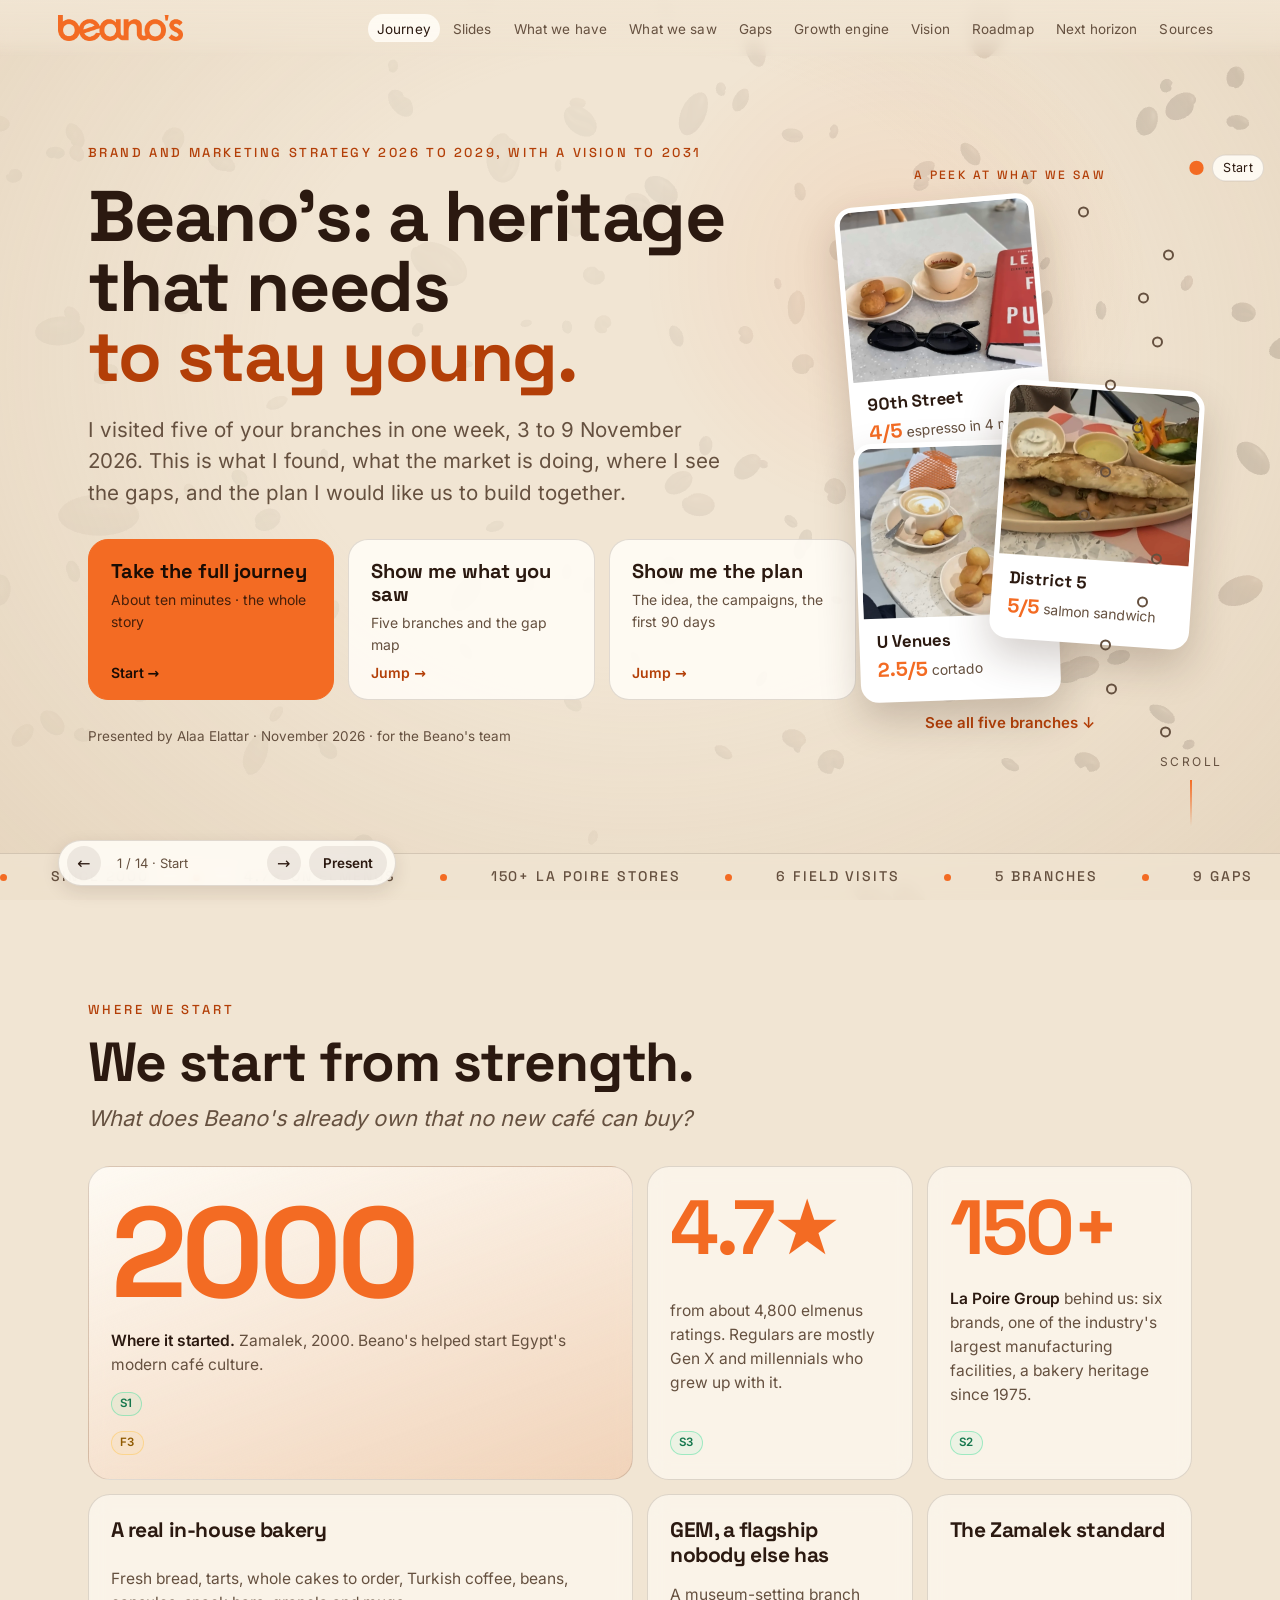
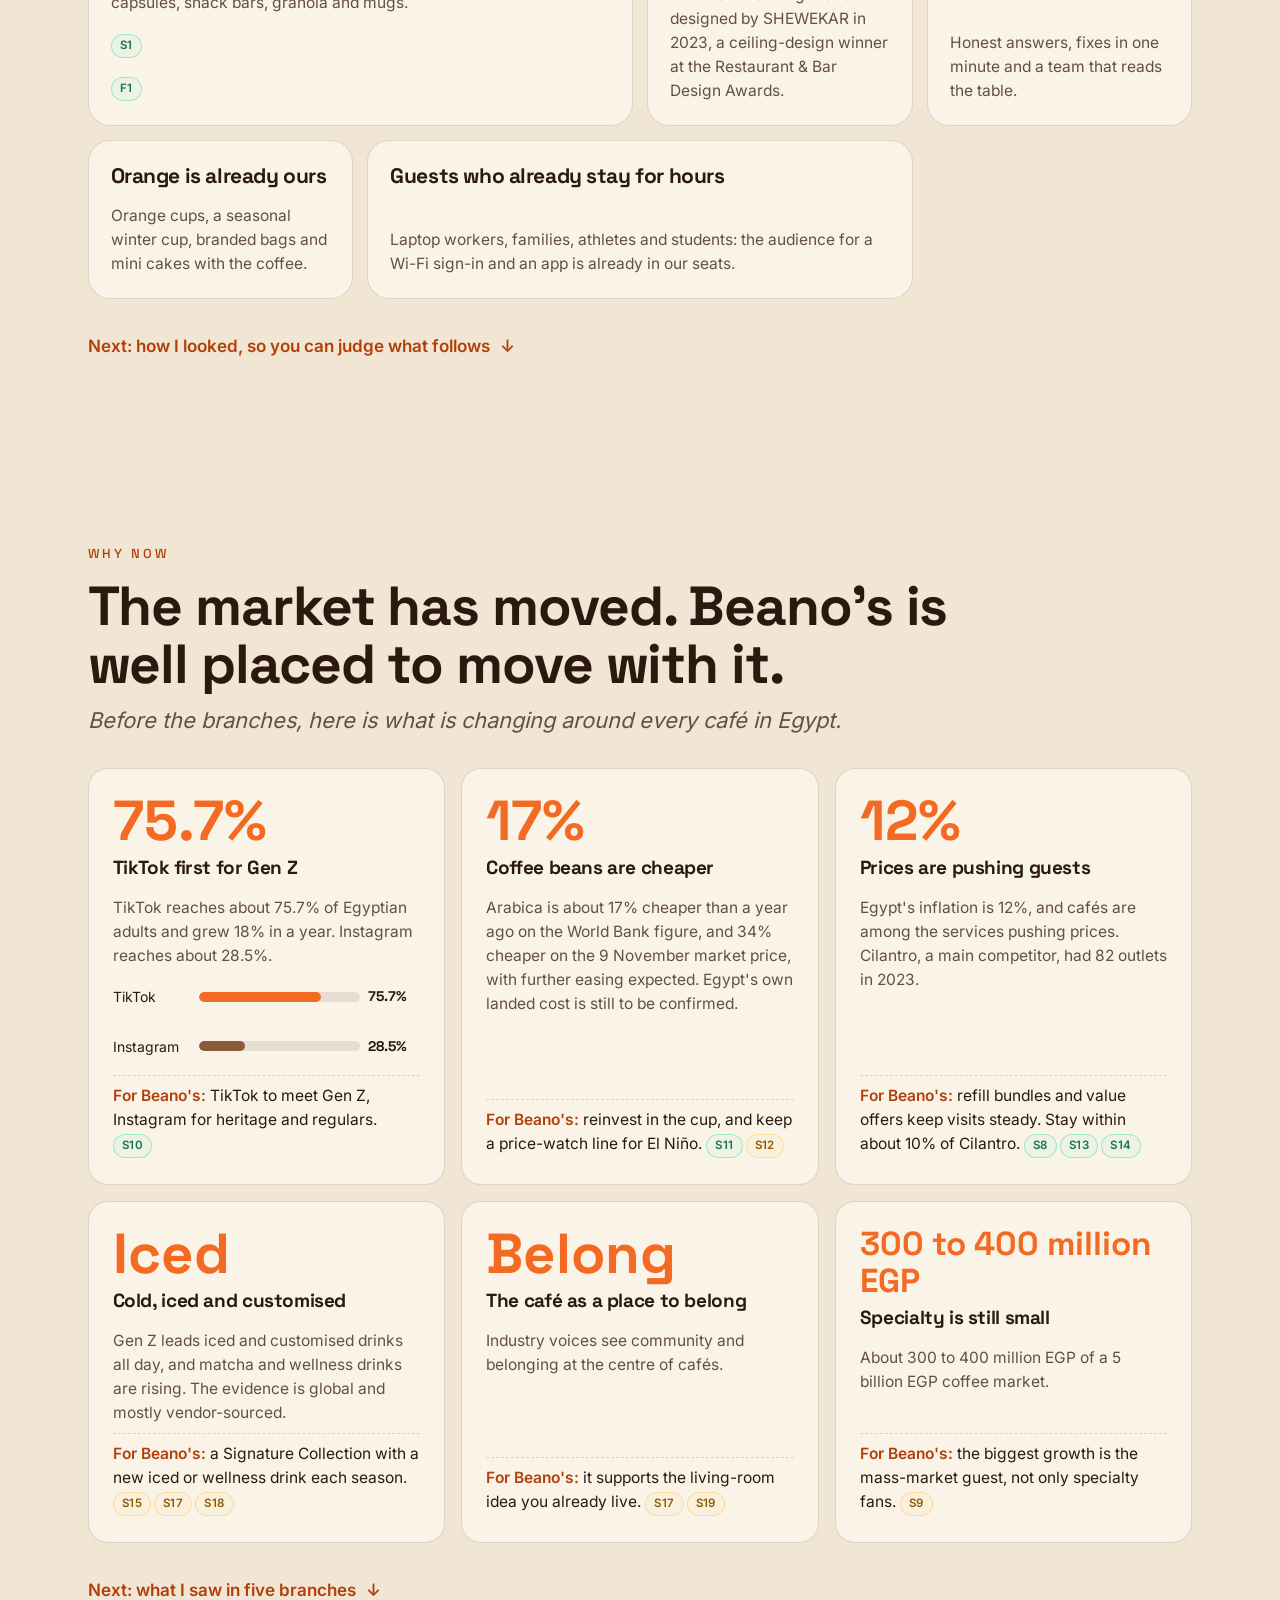
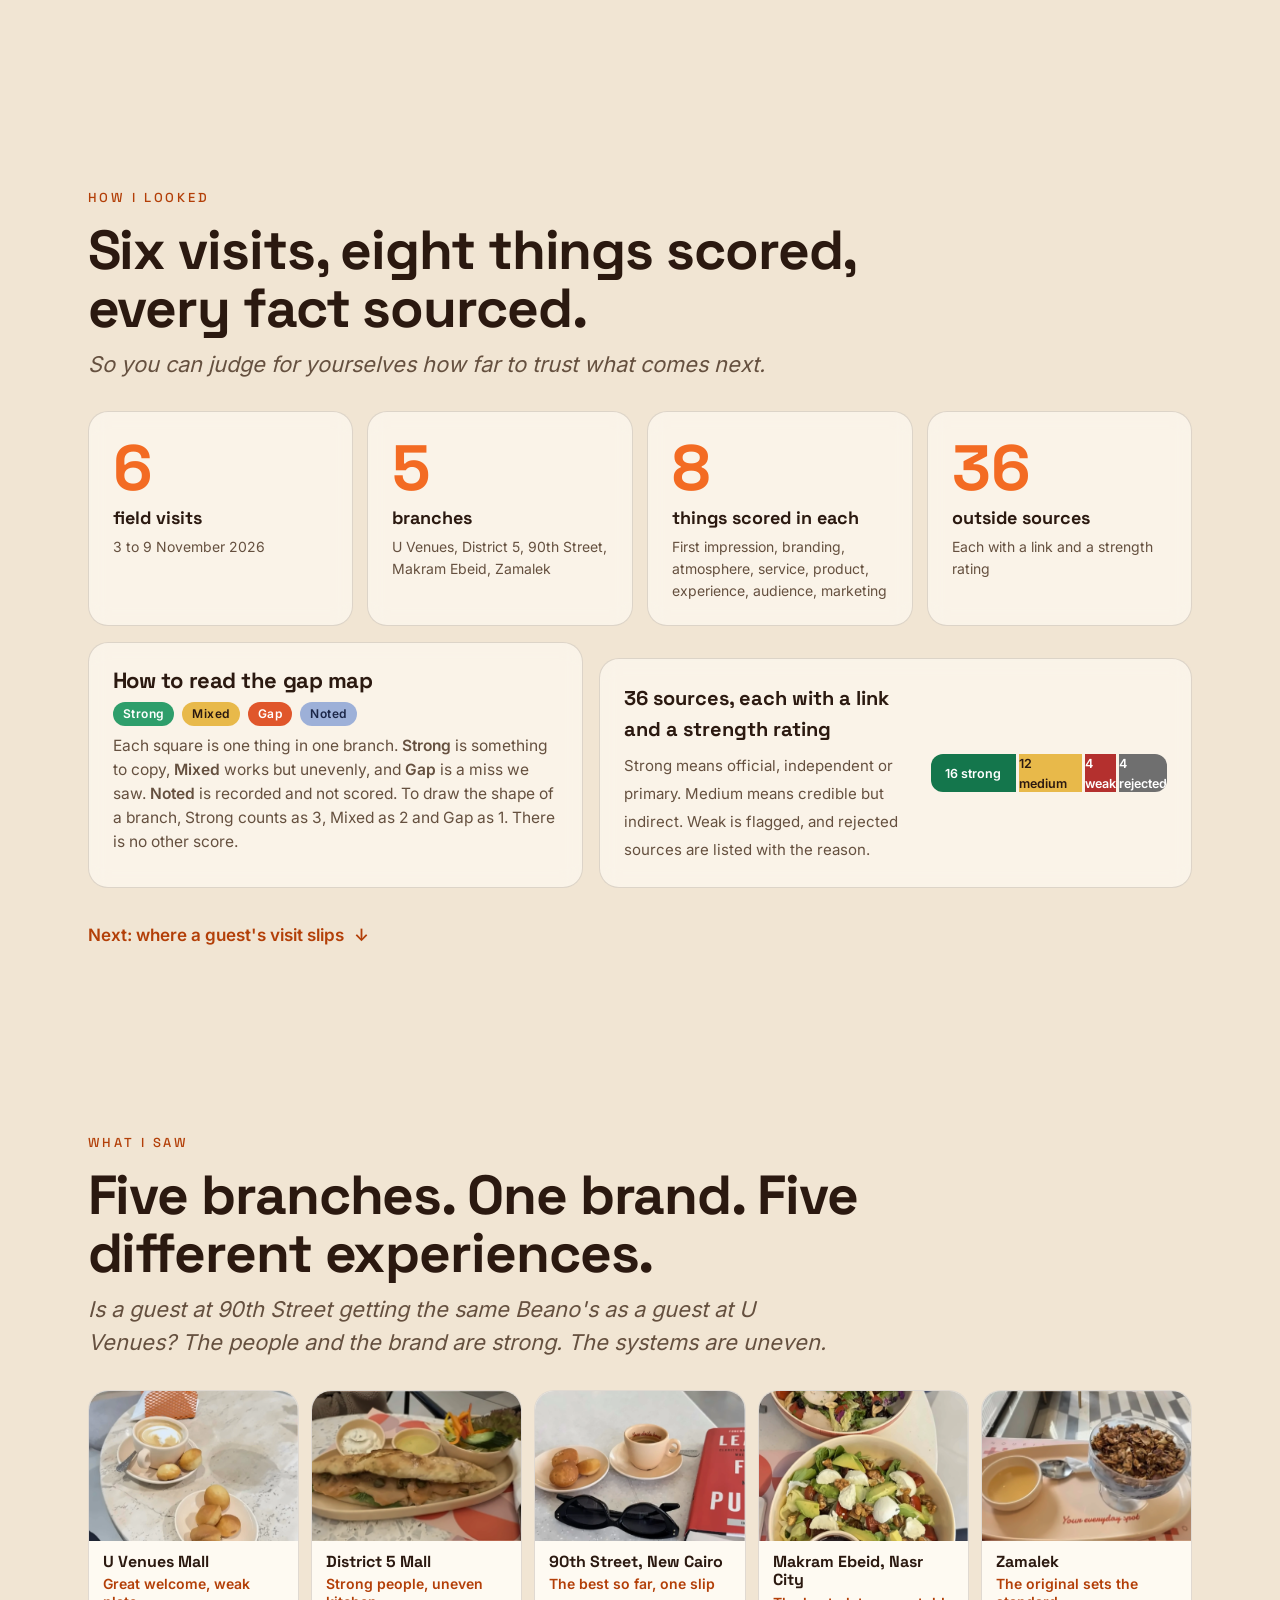
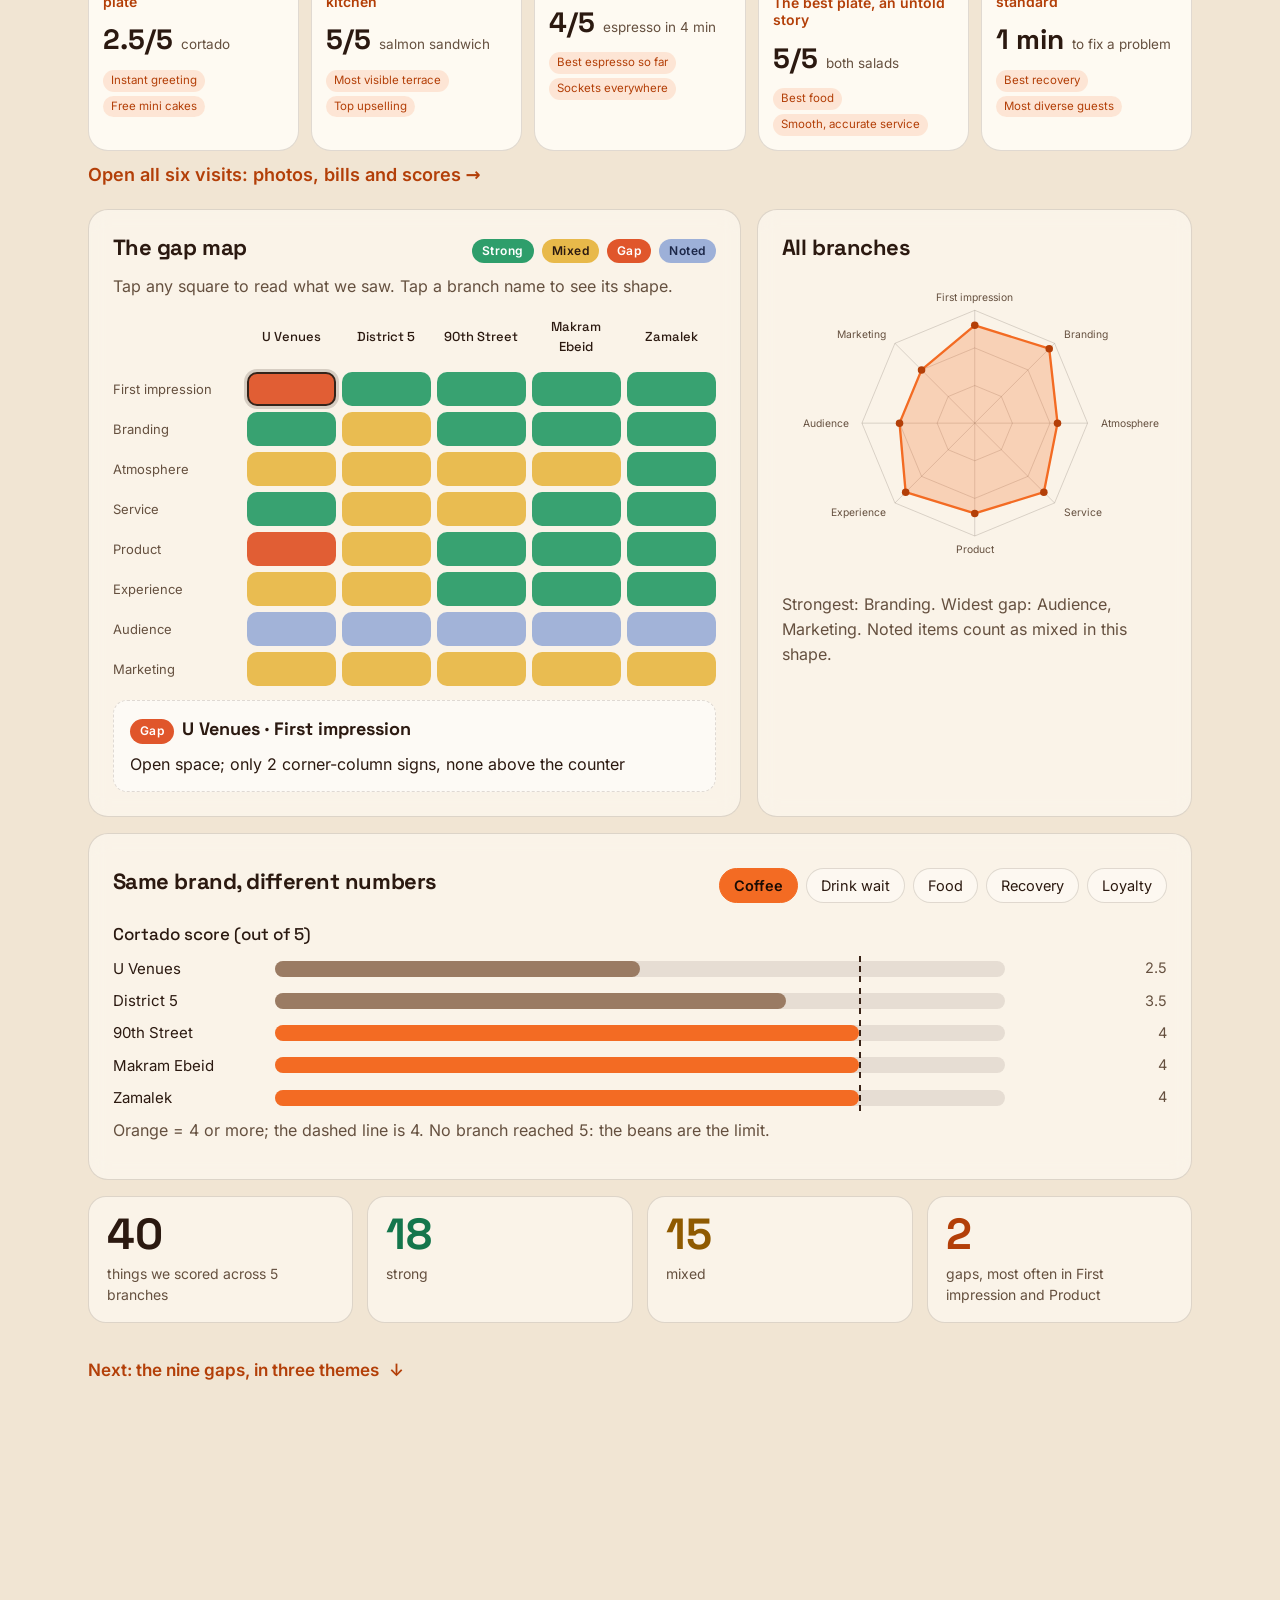
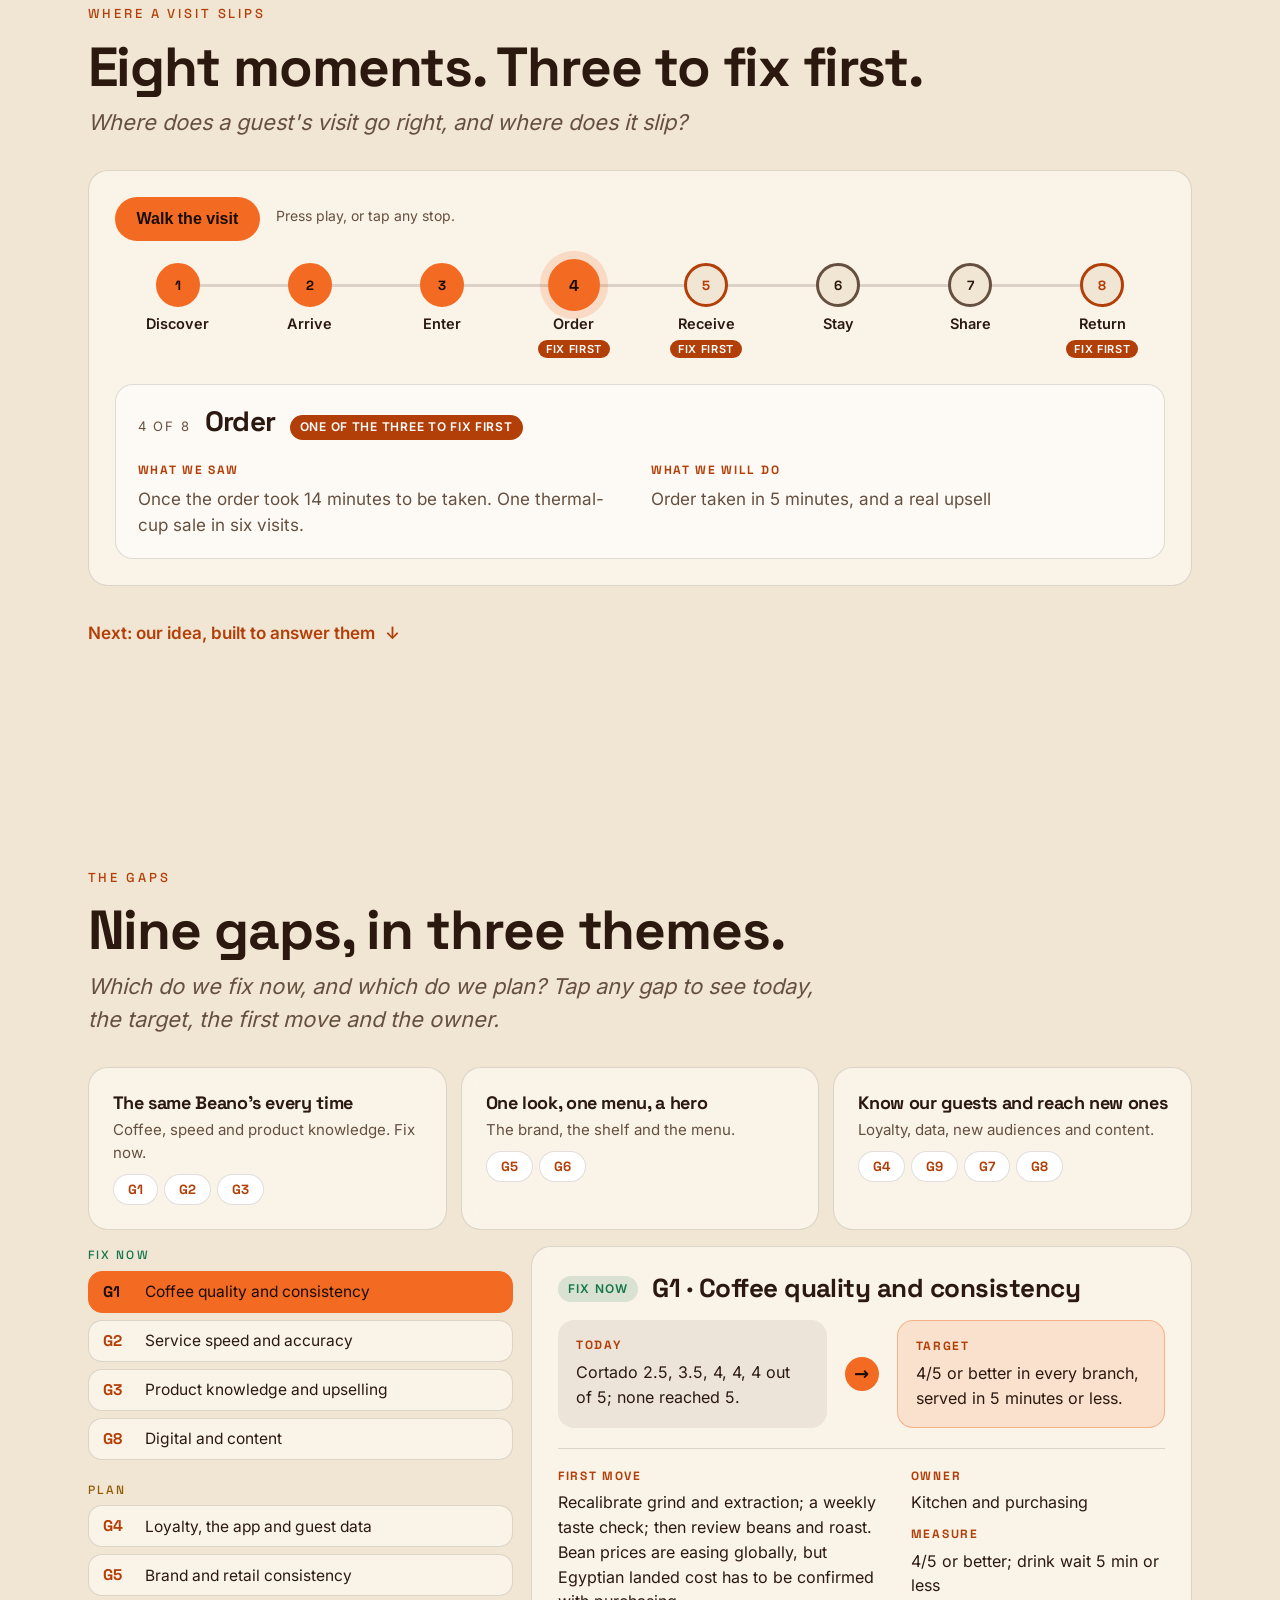
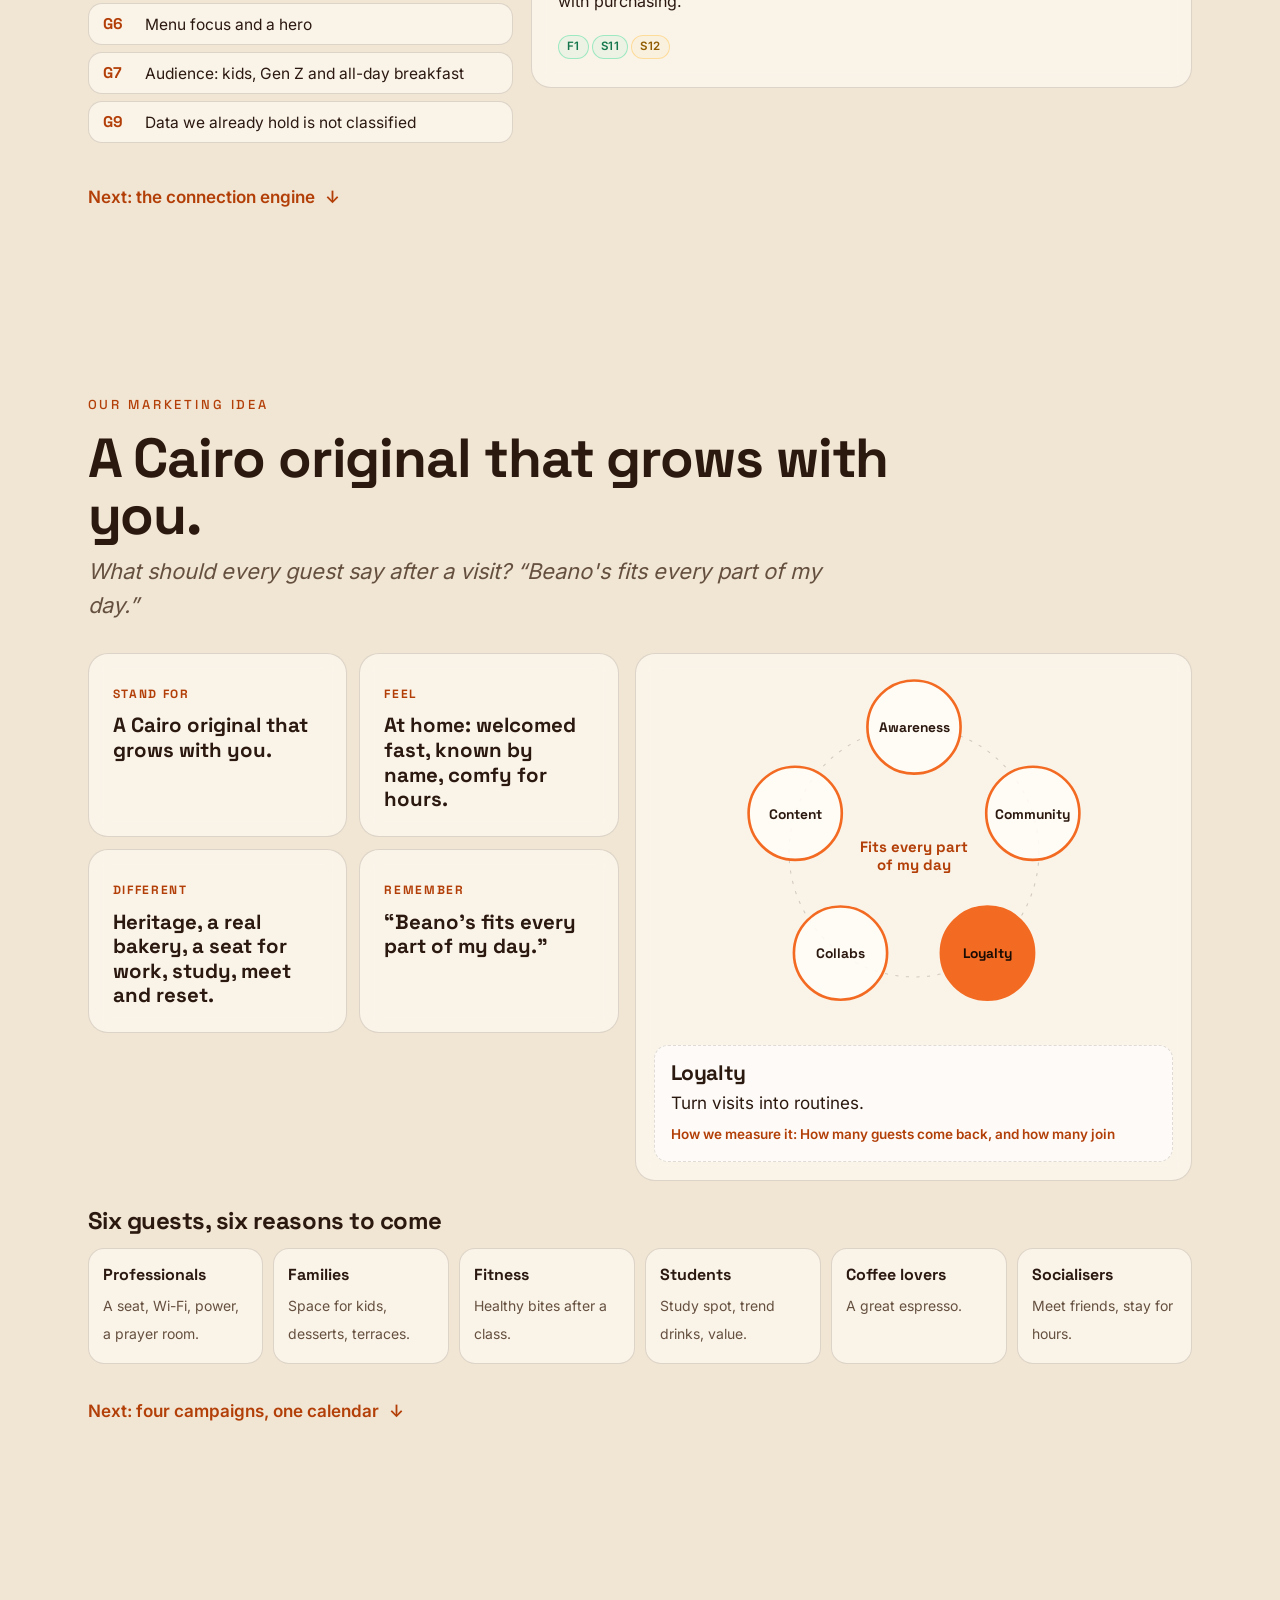
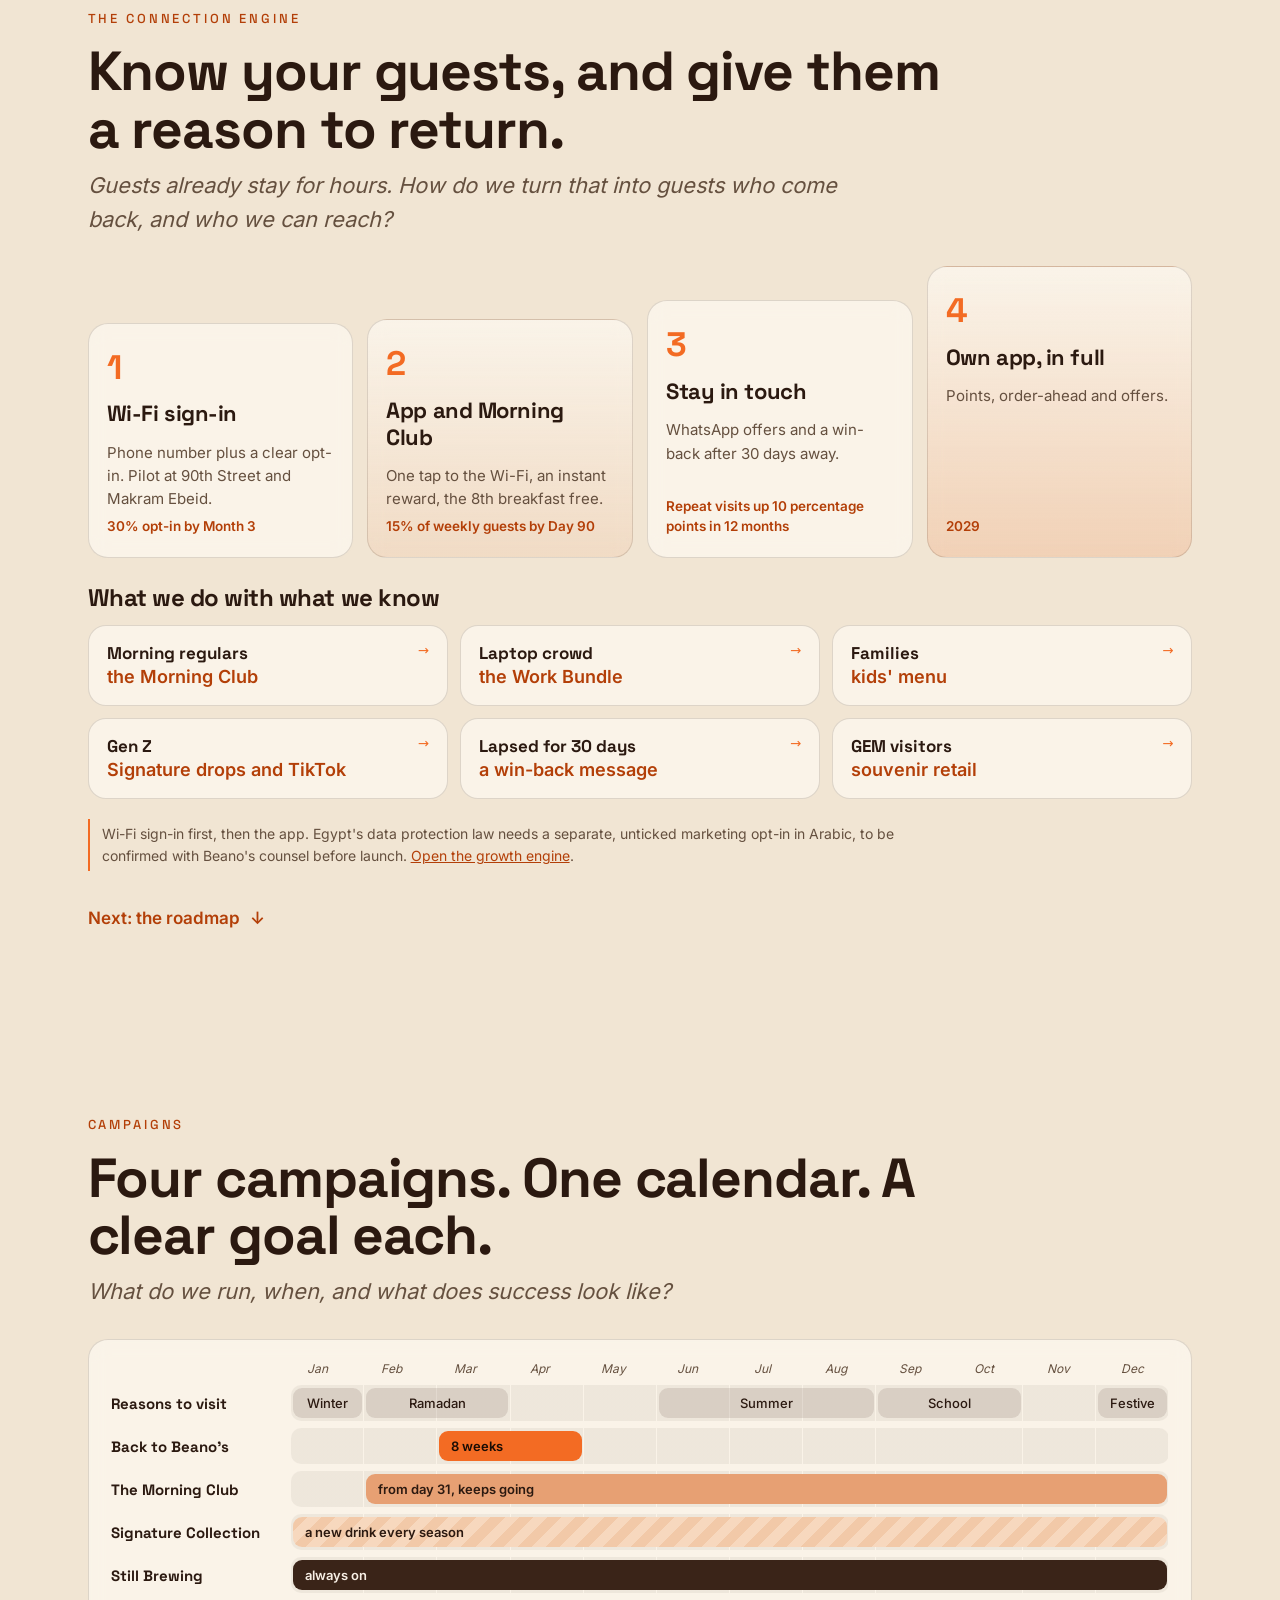
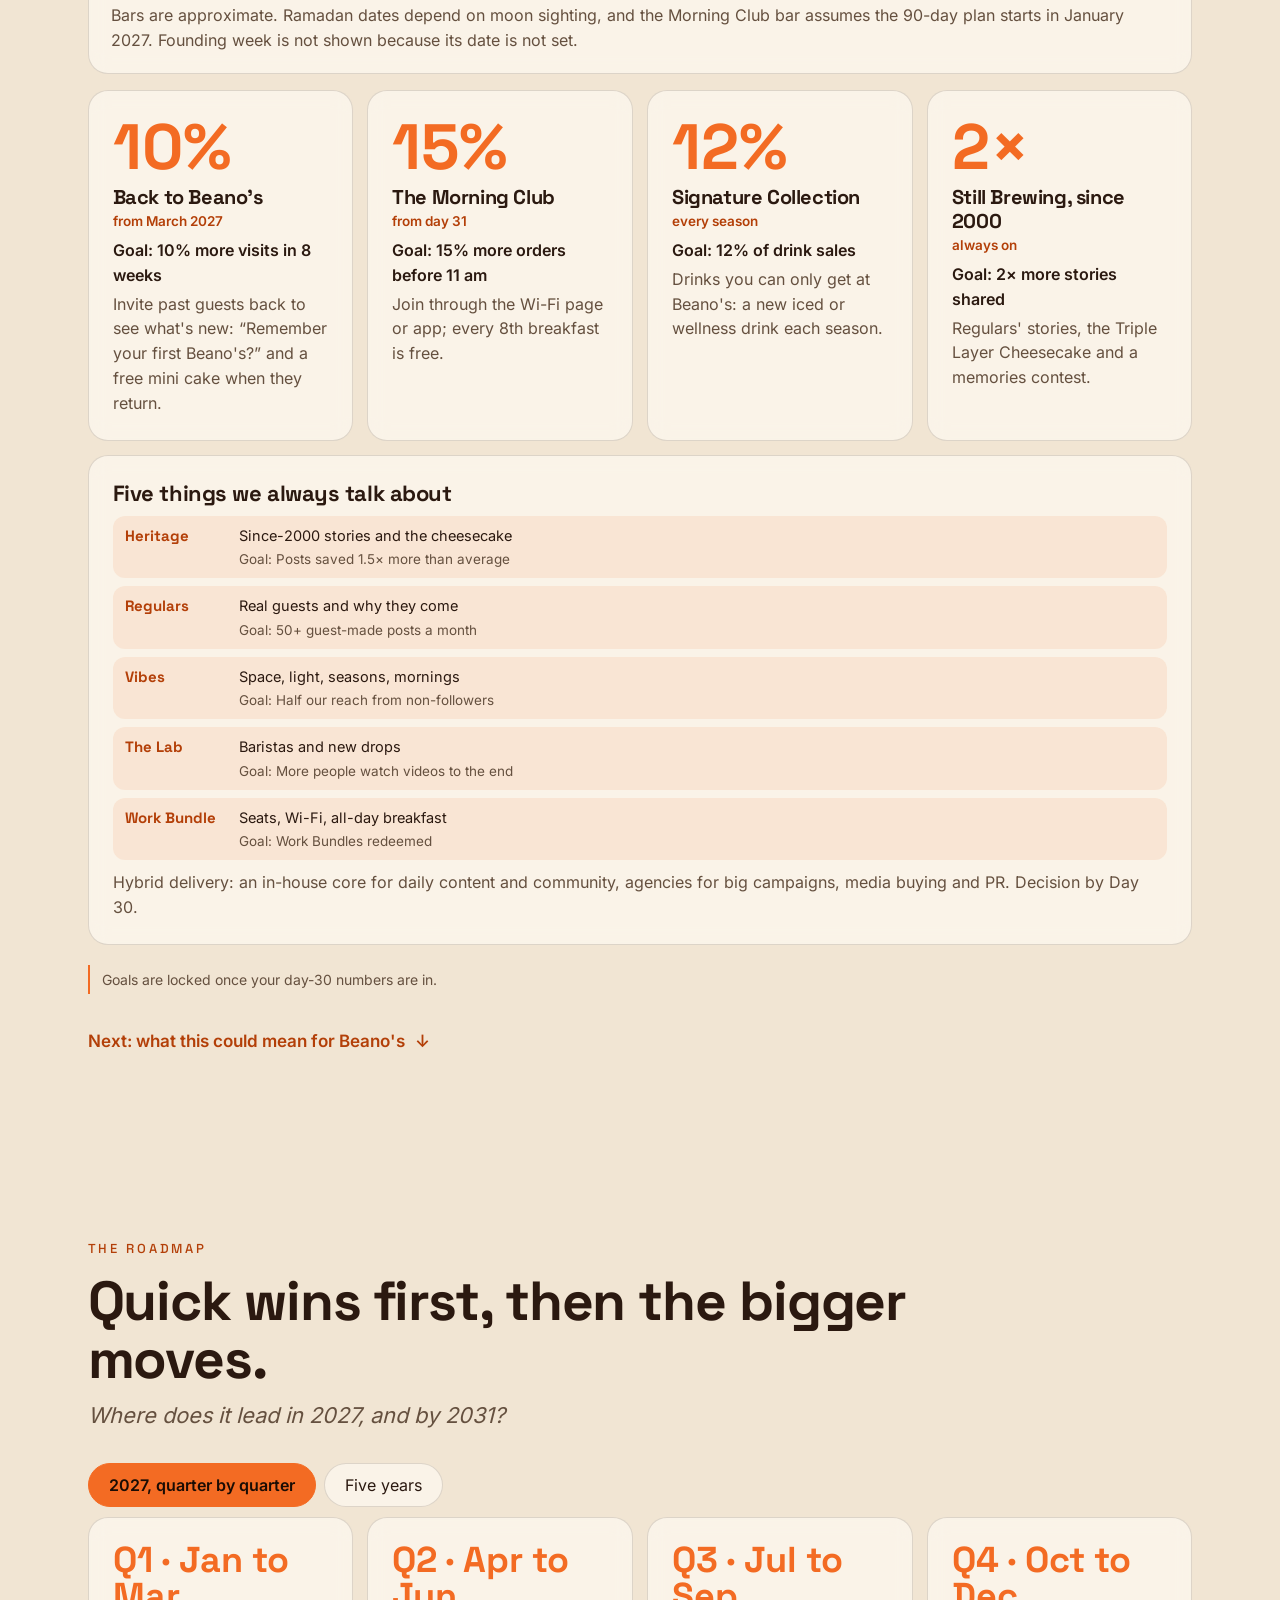
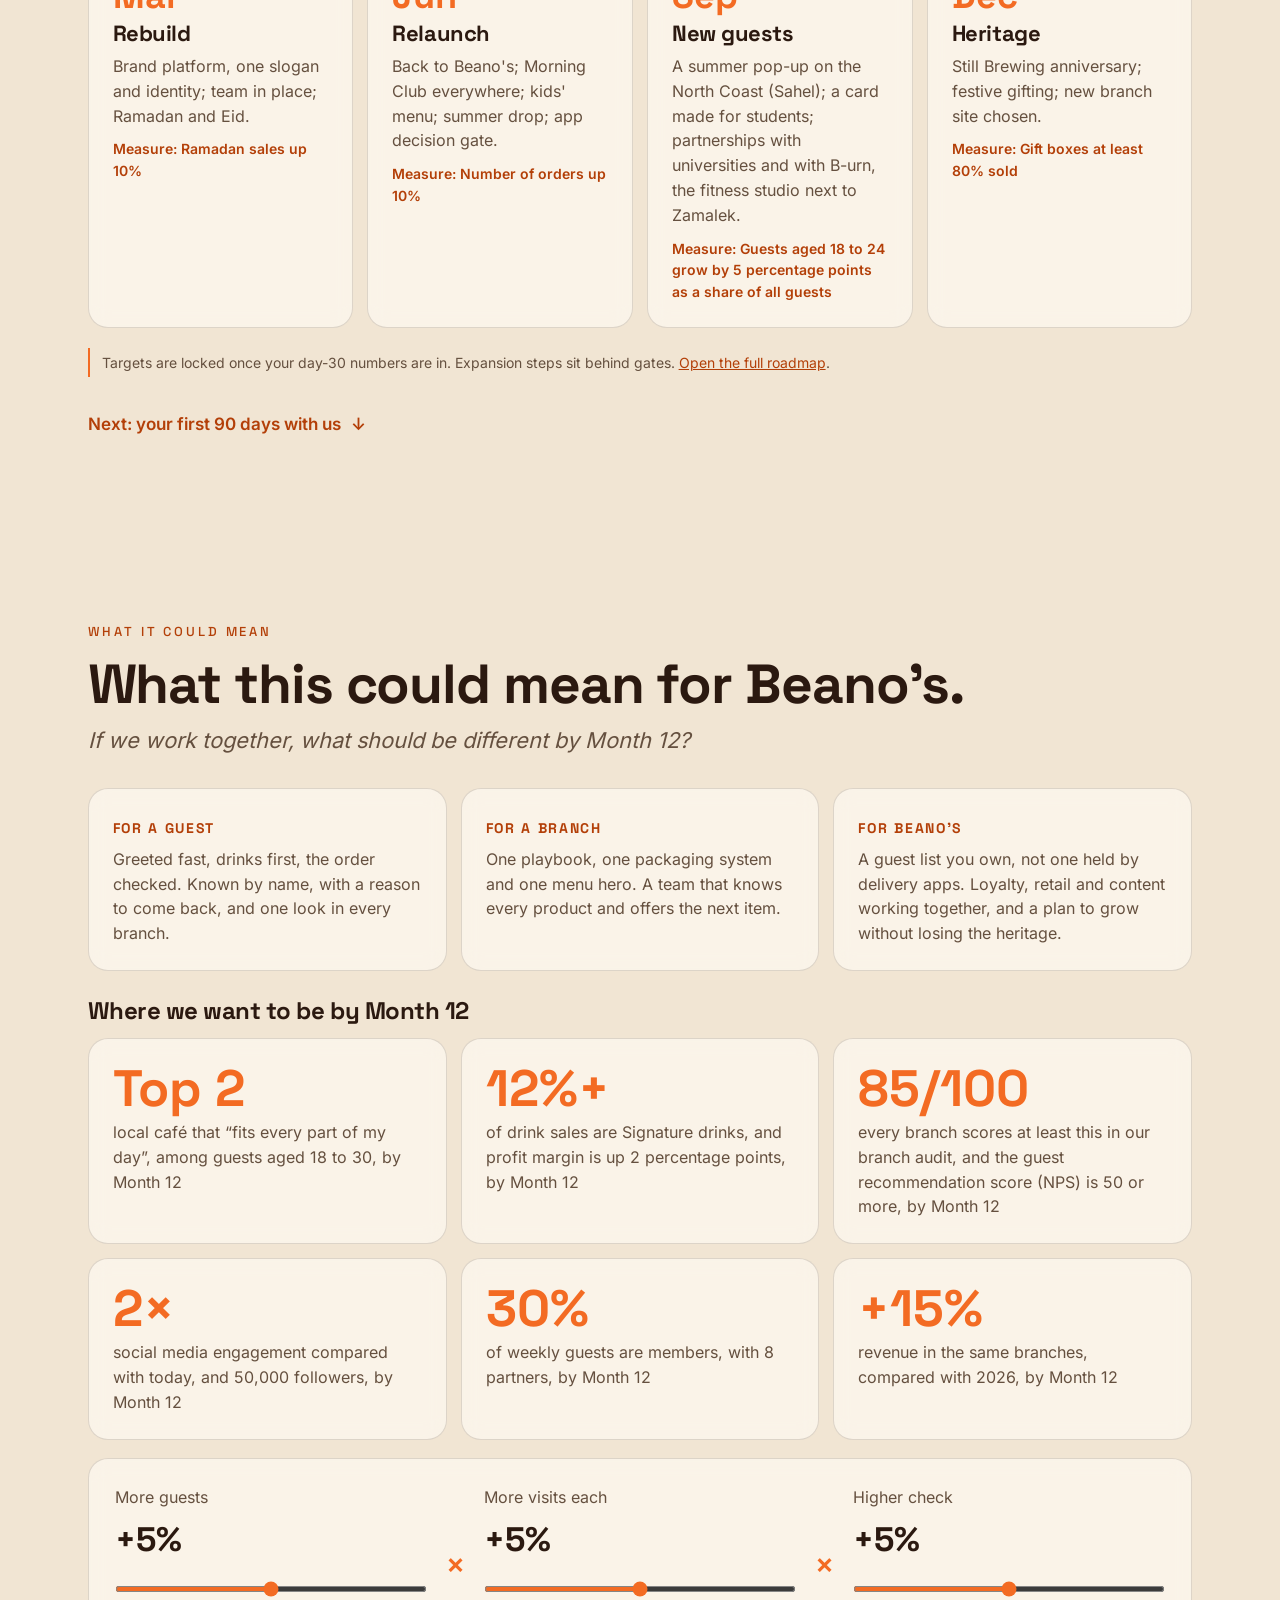
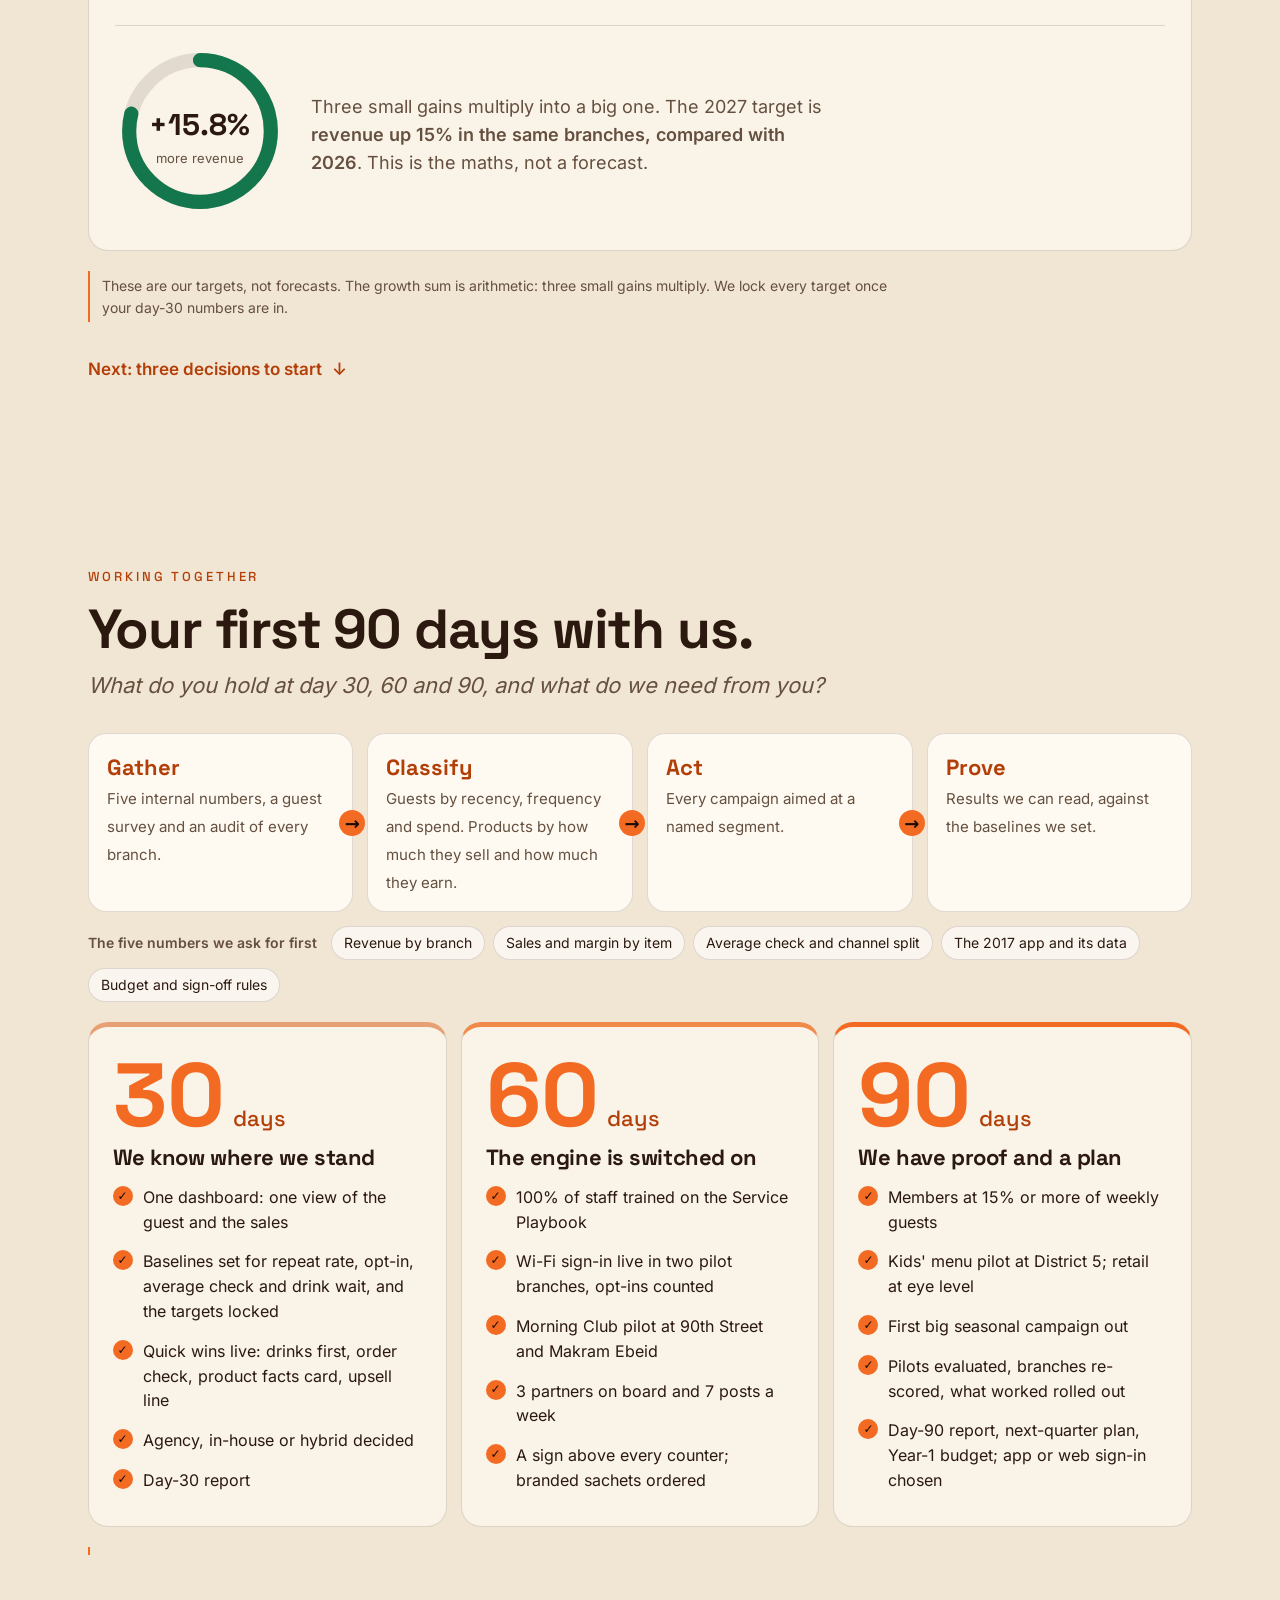
<file: index.html>
<!doctype html><html lang="en" class=""><head><meta charset="utf-8"><meta name="viewport" content="width=device-width,initial-scale=1">
<title>The journey · Beano's</title><meta name="robots" content="noindex,nofollow,noarchive"><meta name="theme-color" content="#F1E5D3">
<link rel="icon" href="img/beanos-logo-orange.webp"><link rel="stylesheet" href="css/style.css"><link rel="stylesheet" href="css/journey.css"></head><body>
<canvas id="gl" aria-hidden="true"></canvas><div class="vignette"></div>
<nav class="nav"><a class="logo" href="index.html" aria-label="Beano's pitch home"><img src="img/beanos-logo-orange.webp" alt="Beano's"></a><ul><li><a href="index.html" class="on">Journey</a></li><li><a href="pitch.html" class="">Slides</a></li><li><a href="assets.html" class="">What we have</a></li><li><a href="observed.html" class="">What we saw</a></li><li><a href="gaps.html" class="">Gaps</a></li><li><a href="growth.html" class="">Growth engine</a></li><li><a href="vision.html" class="">Vision</a></li><li><a href="roadmap.html" class="">Roadmap</a></li><li><a href="horizon.html" class="">Next horizon</a></li><li><a href="sources.html" class="">Sources</a></li></ul><span class="draft">For the Beano's team</span></nav>
<div class="hud2" id="hud2"><button id="hprev" aria-label="Previous chapter">←</button><span id="hudt"></span><button id="hnext" aria-label="Next chapter">→</button><button id="hfull" class="pres">Present</button></div><aside class="rail" aria-label="Journey progress"><a href="#c0" data-c="c0" aria-label="Start"><i></i><span>Start</span></a><a href="#c1" data-c="c1" aria-label="We start from strength"><i></i><span>We start from strength</span></a><a href="#c2" data-c="c2" aria-label="Why now"><i></i><span>Why now</span></a><a href="#c3" data-c="c3" aria-label="How I looked"><i></i><span>How I looked</span></a><a href="#c4" data-c="c4" aria-label="What I saw"><i></i><span>What I saw</span></a><a href="#c5" data-c="c5" aria-label="Where a visit slips"><i></i><span>Where a visit slips</span></a><a href="#c6" data-c="c6" aria-label="The nine gaps"><i></i><span>The nine gaps</span></a><a href="#c7" data-c="c7" aria-label="Our marketing idea"><i></i><span>Our marketing idea</span></a><a href="#c8" data-c="c8" aria-label="The connection engine"><i></i><span>The connection engine</span></a><a href="#c9" data-c="c9" aria-label="Campaigns"><i></i><span>Campaigns</span></a><a href="#c10" data-c="c10" aria-label="The roadmap"><i></i><span>The roadmap</span></a><a href="#c11" data-c="c11" aria-label="What it could mean"><i></i><span>What it could mean</span></a><a href="#c12" data-c="c12" aria-label="Your first 90 days"><i></i><span>Your first 90 days</span></a><a href="#c13" data-c="c13" aria-label="Decisions"><i></i><span>Decisions</span></a></aside><div class="prog"><i id="pbar"></i></div><div class="spot" id="spot"></div>
<main class="jr">

<section class="ch hero" id="c0"><div class="wrap">
<div class="kick">Brand and marketing strategy 2026 to 2029, with a vision to 2031</div>
<h1 class="kin"><span>Beano's:</span> <span>a heritage</span> <span>that needs</span> <span>to stay young.</span></h1>
<p class="lead">I visited five of your branches in one week, 3 to 9 November 2026. This is what I found, what the market is doing, where I see the gaps, and the plan I would like us to build together.</p>
<div class="doors">
<a class="door main" href="#c1"><b>Take the full journey</b><span>About ten minutes · the whole story</span><em>Start</em></a>
<a class="door" href="#c4"><b>Show me what you saw</b><span>Five branches and the gap map</span><em>Jump</em></a>
<a class="door" href="#c7"><b>Show me the plan</b><span>The idea, the campaigns, the first 90 days</span><em>Jump</em></a>
</div>
<div class="credit">Presented by Alaa Elattar · November 2026 · for the Beano's team</div>
</div>
<div class="peek" aria-label="A peek at what we saw"><div class="pkh">A peek at what we saw</div><a class="pk pk1" href="#c2"><img src="img/ninety-1.webp" alt="90th Street, New Cairo" loading="eager"><div class="pc"><b>90th Street</b><span><i>4/5</i> espresso in 4 min</span></div></a><a class="pk pk2" href="#c2"><img src="img/district5-1.webp" alt="District 5 Mall" loading="eager"><div class="pc"><b>District 5</b><span><i>5/5</i> salmon sandwich</span></div></a><a class="pk pk3" href="#c2"><img src="img/uvenues-1.webp" alt="U Venues Mall" loading="eager"><div class="pc"><b>U Venues</b><span><i>2.5/5</i> cortado</span></div></a><a class="pkm" href="#c4">See all five branches ↓</a></div>
<div class="tick" aria-hidden="true"><div class="tk"><span>Since 2000</span><span>4.7★ on elmenus</span><span>150+ La Poire stores</span><span>6 field visits</span><span>5 branches</span><span>9 gaps</span><span>36 rated sources</span><span>Since 2000</span><span>4.7★ on elmenus</span><span>150+ La Poire stores</span><span>6 field visits</span><span>5 branches</span><span>9 gaps</span><span>36 rated sources</span></div></div>
<a class="scrollcue" href="#c1" aria-label="Scroll to the first stop">Scroll<i></i></a>
</section>

<section class="ch" id="c1"><div class="wrap">
<div class="chk">Where we start</div>
<h2 class="big">We start from strength.</h2>
<p class="q">What does Beano's already own that no new café can buy?</p>
<div class="bento">
<div class="bt b1 rv"><div class="num" data-count="2000" data-from="1900">2000</div><p><b>Where it started.</b> Zamalek, 2000. Beano's helped start Egypt's modern café culture.</p><a class="src Strong" href="sources.html#S1" title="La Poire Group: Beano&#x27;s Café brand page (Strong)">S1</a><a class="src Medium" href="sources.html#F3" title="Zamalek branch manager on the first branch opening in 2000 (Medium)">F3</a></div>
<div class="bt b2 rv"><div class="num"><span data-count="4.7" data-dec="1">4.7</span>★</div><p>from about 4,800 elmenus ratings. Regulars are mostly Gen X and millennials who grew up with it.</p><a class="src Strong" href="sources.html#S3" title="elmenus: Beano&#x27;s Café (Strong)">S3</a></div>
<div class="bt b3 rv"><div class="num"><span data-count="150">150</span>+</div><p><b>La Poire Group</b> behind us: six brands, one of the industry's largest manufacturing facilities, a bakery heritage since 1975.</p><a class="src Strong" href="sources.html#S2" title="La Poire Group: About us (Strong)">S2</a></div>
<div class="bt b4 rv"><h3>A real in-house bakery</h3><p>Fresh bread, tarts, whole cakes to order, Turkish coffee, beans, capsules, snack bars, granola and mugs.</p><a class="src Strong" href="sources.html#S1" title="La Poire Group: Beano&#x27;s Café brand page (Strong)">S1</a><a class="src Strong" href="sources.html#F1" title="Alaa Elattar&#x27;s field visits, 3 to 9 Nov 2026 (six visits, five branches: receipts, photos, videos, scores) (Strong)">F1</a></div>
<div class="bt b5 rv"><h3>GEM, a flagship nobody else has</h3><p>A museum-setting branch designed by SHEWEKAR in 2023, a ceiling-design winner at the Restaurant &amp; Bar Design Awards.</p></div>
<div class="bt b6 rv"><h3>The Zamalek standard</h3><p>Honest answers, fixes in one minute and a team that reads the table.</p></div>
<div class="bt b7 rv"><h3>Orange is already ours</h3><p>Orange cups, a seasonal winter cup, branded bags and mini cakes with the coffee.</p></div>
<div class="bt b8 rv"><h3>Guests who already stay for hours</h3><p>Laptop workers, families, athletes and students: the audience for a Wi-Fi sign-in and an app is already in our seats.</p></div>
</div>
<a class="next" href="#c2">Next: how I looked, so you can judge what follows <i>↓</i></a>
</div></section>

<section class="ch" id="c2"><div class="wrap">
<div class="chk">Why now</div>
<h2 class="big">The market has moved. Beano's is well placed to move with it.</h2>
<p class="q">Before the branches, here is what is changing around every café in Egypt.</p>
<div class="why">
<div class="card wy rv" style="--i:0"><div class="wyn">75.7%</div><h3>TikTok first for Gen Z</h3><p>TikTok reaches about 75.7% of Egyptian adults and grew 18% in a year. Instagram reaches about 28.5%.</p>
<div class="dbar"><span>TikTok</span><div class="dtr"><i style="--w:75.7%"></i></div><b>75.7%</b></div><div class="dbar"><span>Instagram</span><div class="dtr"><i class="b" style="--w:28.5%"></i></div><b>28.5%</b></div>
<p class="so"><b>For Beano's:</b> TikTok to meet Gen Z, Instagram for heritage and regulars. <a class="src Strong" href="sources.html#S10" title="DataReportal: Digital 2027 Egypt (Strong)">S10</a></p></div>
<div class="card wy rv" style="--i:1"><div class="wyn">17%</div><h3>Coffee beans are cheaper</h3><p>Arabica is about 17% cheaper than a year ago on the World Bank figure, and 34% cheaper on the 9 November market price, with further easing expected. Egypt's own landed cost is still to be confirmed.</p>
<p class="so"><b>For Beano's:</b> reinvest in the cup, and keep a price-watch line for El Niño. <a class="src Strong" href="sources.html#S11" title="World Bank: Beverage prices retreat as supplies recover (2026 Q2) (Strong)">S11</a><a class="src Medium" href="sources.html#S12" title="Trading Economics: coffee (Medium)">S12</a></p></div>
<div class="card wy rv" style="--i:2"><div class="wyn">12%</div><h3>Prices are pushing guests</h3><p>Egypt's inflation is 12%, and cafés are among the services pushing prices. Cilantro, a main competitor, had 82 outlets in 2023.</p>
<p class="so"><b>For Beano's:</b> refill bundles and value offers keep visits steady. Stay within about 10% of Cilantro. <a class="src Strong" href="sources.html#S8" title="Euromonitor: Cafés/Bars in Egypt (Mar 2026) (Strong)">S8</a><a class="src Strong" href="sources.html#S13" title="CAPMAS via Zawya: Egypt inflation 12% (Oct 2026) (Strong)">S13</a><a class="src Strong" href="sources.html#S14" title="Central Bank of Egypt: headline and core inflation, June 2026 (Strong)">S14</a></p></div>
<div class="card wy rv" style="--i:3"><div class="wyn">Iced</div><h3>Cold, iced and customised</h3><p>Gen Z leads iced and customised drinks all day, and matcha and wellness drinks are rising. The evidence is global and mostly vendor-sourced.</p>
<p class="so"><b>For Beano's:</b> a Signature Collection with a new iced or wellness drink each season. <a class="src Medium" href="sources.html#S15" title="Euromonitor: Gen Z redefines coffee and tea culture (Oct 2025) (Medium)">S15</a><a class="src Medium" href="sources.html#S17" title="Nestlé Professional: global café trends (Medium)">S17</a><a class="src Medium" href="sources.html#S18" title="Nestlé Professional: what operators should know about Gen Z (Medium)">S18</a></p></div>
<div class="card wy rv" style="--i:4"><div class="wyn">Belong</div><h3>The café as a place to belong</h3><p>Industry voices see community and belonging at the centre of cafés.</p>
<p class="so"><b>For Beano's:</b> it supports the living-room idea you already live. <a class="src Medium" href="sources.html#S17" title="Nestlé Professional: global café trends (Medium)">S17</a><a class="src Medium" href="sources.html#S19" title="Oatly: Future of Taste report, vol. 2 (Medium)">S19</a></p></div>
<div class="card wy rv" style="--i:5"><div class="wyn wyn2">300 to 400 million EGP</div><h3>Specialty is still small</h3><p>About 300 to 400 million EGP of a 5 billion EGP coffee market.</p>
<p class="so"><b>For Beano's:</b> the biggest growth is the mass-market guest, not only specialty fans. <a class="src Medium" href="sources.html#S9" title="Enterprise: The grind, inside Egypt&#x27;s caffeine economy (Dec 2025) (Medium)">S9</a></p></div>
</div>
<a class="next" href="#c3">Next: what I saw in five branches <i>↓</i></a>
</div></section>

<section class="ch" id="c3"><div class="wrap">
<div class="chk">How I looked</div>
<h2 class="big">Six visits, eight things scored, every fact sourced.</h2>
<p class="q">So you can judge for yourselves how far to trust what comes next.</p>
<div class="how4">
<div class="card hw rv" style="--i:0"><div class="hwn">6</div><b>field visits</b><span>3 to 9 November 2026</span></div>
<div class="card hw rv" style="--i:1"><div class="hwn">5</div><b>branches</b><span>U Venues, District 5, 90th Street, Makram Ebeid, Zamalek</span></div>
<div class="card hw rv" style="--i:2"><div class="hwn">8</div><b>things scored in each</b><span>First impression, branding, atmosphere, service, product, experience, audience, marketing</span></div>
<div class="card hw rv" style="--i:3"><div class="hwn">36</div><b>outside sources</b><span>Each with a link and a strength rating</span></div>
</div>
<div class="how2">
<div class="card rv"><h3>How to read the gap map</h3>
<div class="legend2 lg3"><span class="k Strong">Strong</span><span class="k Mixed">Mixed</span><span class="k Gap">Gap</span><span class="k Info">Noted</span></div>
<p>Each square is one thing in one branch. <b>Strong</b> is something to copy, <b>Mixed</b> works but unevenly, and <b>Gap</b> is a miss we saw. <b>Noted</b> is recorded and not scored. To draw the shape of a branch, Strong counts as 3, Mixed as 2 and Gap as 1. There is no other score.</p></div>
<a class="card trust" href="sources.html"><div><b>36 sources, each with a link and a strength rating</b><span>Strong means official, independent or primary. Medium means credible but indirect. Weak is flagged, and rejected sources are listed with the reason.</span></div>
<div class="tb"><i class="Strong" style="flex:16">16 strong</i><i class="Medium" style="flex:12">12 medium</i><i class="Weak" style="flex:4">4 weak</i><i class="Rej" style="flex:4">4 rejected</i></div></a>

</div>
<a class="next" href="#c4">Next: where a guest's visit slips <i>↓</i></a>
</div></section>

<section class="ch" id="c4"><div class="wrap">
<div class="chk">What I saw</div>
<h2 class="big">Five branches. One brand. Five different experiences.</h2>
<p class="q">Is a guest at 90th Street getting the same Beano's as a guest at U Venues? The people and the brand are strong. The systems are uneven.</p>
<div class="strip"><a class="sp" href="observed.html"><div class="sph"><img src="img/uvenues-1.webp" alt="U Venues Mall" loading="lazy"></div><div class="spb"><b>U Venues Mall</b><em>Great welcome, weak plate</em><div class="sps"><i>2.5/5</i><span>cortado</span></div><div class="spt"><u>Instant greeting</u><u>Free mini cakes</u></div></div></a><a class="sp" href="observed.html"><div class="sph"><img src="img/district5-1.webp" alt="District 5 Mall" loading="lazy"></div><div class="spb"><b>District 5 Mall</b><em>Strong people, uneven kitchen</em><div class="sps"><i>5/5</i><span>salmon sandwich</span></div><div class="spt"><u>Most visible terrace</u><u>Top upselling</u></div></div></a><a class="sp" href="observed.html"><div class="sph"><img src="img/ninety-1.webp" alt="90th Street, New Cairo" loading="lazy"></div><div class="spb"><b>90th Street, New Cairo</b><em>The best so far, one slip</em><div class="sps"><i>4/5</i><span>espresso in 4 min</span></div><div class="spt"><u>Best espresso so far</u><u>Sockets everywhere</u></div></div></a><a class="sp" href="observed.html"><div class="sph"><img src="img/makram-1.webp" alt="Makram Ebeid, Nasr City" loading="lazy"></div><div class="spb"><b>Makram Ebeid, Nasr City</b><em>The best plate, an untold story</em><div class="sps"><i>5/5</i><span>both salads</span></div><div class="spt"><u>Best food</u><u>Smooth, accurate service</u></div></div></a><a class="sp" href="observed.html"><div class="sph"><img src="img/zamalek-1.webp" alt="Zamalek" loading="lazy"></div><div class="spb"><b>Zamalek</b><em>The original sets the standard</em><div class="sps"><i>1 min</i><span>to fix a problem</span></div><div class="spt"><u>Best recovery</u><u>Most diverse guests</u></div></div></a></div>
<a class="lnk" href="observed.html">Open all six visits: photos, bills and scores →</a>
<div class="gm">
<div class="card gmap">
<div class="gm-top"><h3>The gap map</h3><div class="legend2"><span class="k Strong">Strong</span><span class="k Mixed">Mixed</span><span class="k Gap">Gap</span><span class="k Info">Noted</span></div></div>
<p class="hint">Tap any square to read what we saw. Tap a branch name to see its shape.</p>
<div id="heat" class="heat"></div>
<div id="cell" class="cellbox" aria-live="polite"></div>
</div>
<div class="card radarc">
<h3 id="rtitle">All branches</h3>
<svg id="radar" viewBox="-205 -165 410 330" role="img" aria-label="Radar chart of strength by dimension"></svg>
<p id="rnote" class="hint"></p>
</div>
</div>
<div class="card metr">
<div class="gm-top"><h3>Same brand, different numbers</h3><div class="tabs" id="mtabs"></div></div>
<div id="mbars" class="mbars"></div>
<p id="mnote" class="hint"></p>
</div>
<div class="gstat" id="gstat"></div>
<a class="next" href="#c5">Next: the nine gaps, in three themes <i>↓</i></a>
</div></section>

<section class="ch" id="c5"><div class="wrap">
<div class="chk">Where a visit slips</div>
<h2 class="big">Eight moments. Three to fix first.</h2>
<p class="q">Where does a guest's visit go right, and where does it slip?</p>
<div class="card jn">
<div class="jn-top"><button class="btn" id="walk">Walk the visit</button><span class="hint">Press play, or tap any stop.</span></div>
<div class="line"><i id="guest"></i><div class="stops" id="stops"></div></div>
<div class="jn-card" id="jcard" aria-live="polite"></div>
</div>
<a class="next" href="#c6">Next: our idea, built to answer them <i>↓</i></a>
</div></section>

<section class="ch" id="c6"><div class="wrap">
<div class="chk">The gaps</div>
<h2 class="big">Nine gaps, in three themes.</h2>
<p class="q">Which do we fix now, and which do we plan? Tap any gap to see today, the target, the first move and the owner.</p>
<div class="themes3">
<div class="card tm rv" style="--i:0"><h3>The same Beano's every time</h3><p>Coffee, speed and product knowledge. Fix now.</p><div class="tg"><button data-g="G1">G1</button><button data-g="G2">G2</button><button data-g="G3">G3</button></div></div>
<div class="card tm rv" style="--i:1"><h3>One look, one menu, a hero</h3><p>The brand, the shelf and the menu.</p><div class="tg"><button data-g="G5">G5</button><button data-g="G6">G6</button></div></div>
<div class="card tm rv" style="--i:2"><h3>Know our guests and reach new ones</h3><p>Loyalty, data, new audiences and content.</p><div class="tg"><button data-g="G4">G4</button><button data-g="G9">G9</button><button data-g="G7">G7</button><button data-g="G8">G8</button></div></div>
</div>
<div class="gx">
<div class="gl" id="glist"></div>
<div class="card gd" id="gdetail" aria-live="polite"></div>
</div>
<a class="next" href="#c7">Next: the connection engine <i>↓</i></a>
</div></section>

<section class="ch" id="c7"><div class="wrap">
<div class="chk">Our marketing idea</div>
<h2 class="big">A Cairo original that grows with you.</h2>
<p class="q">What should every guest say after a visit? “Beano's fits every part of my day.”</p>
<div class="idea">
<div class="ideal">
<div class="card bt2"><b>Stand for</b><p>A Cairo original that grows with you.</p></div>
<div class="card bt2"><b>Feel</b><p>At home: welcomed fast, known by name, comfy for hours.</p></div>
<div class="card bt2"><b>Different</b><p>Heritage, a real bakery, a seat for work, study, meet and reset.</p></div>
<div class="card bt2"><b>Remember</b><p>“Beano's fits every part of my day.”</p></div>
</div>
<div class="card wheel"><div class="wh-in"><svg viewBox="-170 -170 340 340" id="wsvg" role="img" aria-label="Five marketing pillars around one idea"></svg><div class="wcore"><b>Fits every part of my day</b></div></div>
<div class="wdet" id="wdet" aria-live="polite"></div></div>
</div>
<h3 class="sub3">Six guests, six reasons to come</h3>
<div class="guests"><div class="gu rv" style="--i:0"><b>Professionals</b><span>A seat, Wi-Fi, power, a prayer room.</span></div><div class="gu rv" style="--i:1"><b>Families</b><span>Space for kids, desserts, terraces.</span></div><div class="gu rv" style="--i:2"><b>Fitness</b><span>Healthy bites after a class.</span></div><div class="gu rv" style="--i:3"><b>Students</b><span>Study spot, trend drinks, value.</span></div><div class="gu rv" style="--i:4"><b>Coffee lovers</b><span>A great espresso.</span></div><div class="gu rv" style="--i:5"><b>Socialisers</b><span>Meet friends, stay for hours.</span></div></div>
<a class="next" href="#c8">Next: four campaigns, one calendar <i>↓</i></a>
</div></section>

<section class="ch" id="c8"><div class="wrap">
<div class="chk">The connection engine</div>
<h2 class="big">Know your guests, and give them a reason to return.</h2>
<p class="q">Guests already stay for hours. How do we turn that into guests who come back, and who we can reach?</p>
<div class="ladder"><div class="step rv" style="--i:0"><b>1</b><h3>Wi-Fi sign-in</h3><p>Phone number plus a clear opt-in. Pilot at 90th Street and Makram Ebeid.</p><em>30% opt-in by Month 3</em></div><div class="step rv" style="--i:1"><b>2</b><h3>App and Morning Club</h3><p>One tap to the Wi-Fi, an instant reward, the 8th breakfast free.</p><em>15% of weekly guests by Day 90</em></div><div class="step rv" style="--i:2"><b>3</b><h3>Stay in touch</h3><p>WhatsApp offers and a win-back after 30 days away.</p><em>Repeat visits up 10 percentage points in 12 months</em></div><div class="step rv" style="--i:3"><b>4</b><h3>Own app, in full</h3><p>Points, order-ahead and offers.</p><em>2029</em></div></div>
<h3 class="sub3">What we do with what we know</h3>
<div class="seg" id="seg"></div>
<p class="note">Wi-Fi sign-in first, then the app. Egypt's data protection law needs a separate, unticked marketing opt-in in Arabic, to be confirmed with Beano's counsel before launch. <a href="growth.html" style="color:var(--or2);text-decoration:underline">Open the growth engine</a>.</p>
<a class="next" href="#c9">Next: the roadmap <i>↓</i></a>
</div></section>

<section class="ch" id="c9"><div class="wrap">
<div class="chk">Campaigns</div>
<h2 class="big">Four campaigns. One calendar. A clear goal each.</h2>
<p class="q">What do we run, when, and what does success look like?</p>
<div class="card cal rv">
<div class="cmo"><span></span><i>Jan</i><i>Feb</i><i>Mar</i><i>Apr</i><i>May</i><i>Jun</i><i>Jul</i><i>Aug</i><i>Sep</i><i>Oct</i><i>Nov</i><i>Dec</i></div>
<div class="cl moments"><b>Reasons to visit</b><div class="ct"><em style="--a:0;--w:1">Winter</em><em style="--a:1;--w:2">Ramadan</em><em style="--a:5;--w:3">Summer</em><em style="--a:8;--w:2">School</em><em style="--a:11;--w:1">Festive</em></div></div>
<div class="cl"><b>Back to Beano's</b><div class="ct"><u class="bar a" style="--a:2;--w:2"><span>8 weeks</span></u></div></div>
<div class="cl"><b>The Morning Club</b><div class="ct"><u class="bar b" style="--a:1;--w:11"><span>from day 31, keeps going</span></u></div></div>
<div class="cl"><b>Signature Collection</b><div class="ct"><u class="bar c" style="--a:0;--w:12"><span>a new drink every season</span></u></div></div>
<div class="cl"><b>Still Brewing</b><div class="ct"><u class="bar d" style="--a:0;--w:12"><span>always on</span></u></div></div>
<p class="hint" style="margin:10px 0 0">Bars are approximate. Ramadan dates depend on moon sighting, and the Morning Club bar assumes the 90-day plan starts in January 2027. Founding week is not shown because its date is not set.</p>
</div>
<div class="camps"><div class="card cp rv" style="--i:0"><div class="cpn"><span data-count="10" data-dec="0">10</span>%</div><h3>Back to Beano's</h3><em>from March 2027</em><p class="cpg">Goal: 10% more visits in 8 weeks</p><p>Invite past guests back to see what's new: “Remember your first Beano's?” and a free mini cake when they return.</p></div><div class="card cp rv" style="--i:1"><div class="cpn"><span data-count="15" data-dec="0">15</span>%</div><h3>The Morning Club</h3><em>from day 31</em><p class="cpg">Goal: 15% more orders before 11 am</p><p>Join through the Wi-Fi page or app; every 8th breakfast is free.</p></div><div class="card cp rv" style="--i:2"><div class="cpn"><span data-count="12" data-dec="0">12</span>%</div><h3>Signature Collection</h3><em>every season</em><p class="cpg">Goal: 12% of drink sales</p><p>Drinks you can only get at Beano's: a new iced or wellness drink each season.</p></div><div class="card cp rv" style="--i:3"><div class="cpn"><span data-count="2" data-dec="0">2</span>×</div><h3>Still Brewing, since 2000</h3><em>always on</em><p class="cpg">Goal: 2× more stories shared</p><p>Regulars' stories, the Triple Layer Cheesecake and a memories contest.</p></div></div>
<div class="chan" style="grid-template-columns:1fr">
<div class="card ch2"><h3>Five things we always talk about</h3><div class="themes"><div class="th"><b>Heritage</b><span>Since-2000 stories and the cheesecake</span><em>Goal: Posts saved 1.5× more than average</em></div><div class="th"><b>Regulars</b><span>Real guests and why they come</span><em>Goal: 50+ guest-made posts a month</em></div><div class="th"><b>Vibes</b><span>Space, light, seasons, mornings</span><em>Goal: Half our reach from non-followers</em></div><div class="th"><b>The Lab</b><span>Baristas and new drops</span><em>Goal: More people watch videos to the end</em></div><div class="th"><b>Work Bundle</b><span>Seats, Wi-Fi, all-day breakfast</span><em>Goal: Work Bundles redeemed</em></div></div><p>Hybrid delivery: an in-house core for daily content and community, agencies for big campaigns, media buying and PR. Decision by Day 30.</p></div>
</div>
<p class="note">Goals are locked once your day-30 numbers are in.</p>
<a class="next" href="#c10">Next: what this could mean for Beano's <i>↓</i></a>
</div></section>

<section class="ch" id="c10"><div class="wrap">
<div class="chk">The roadmap</div>
<h2 class="big">Quick wins first, then the bigger moves.</h2>
<p class="q">Where does it lead in 2027, and by 2031?</p>
<div class="tabs big" id="rtabs"><button class="on" data-t="y27">2027, quarter by quarter</button><button data-t="y31">Five years</button></div>
<div id="rbody">
<div class="rp on" data-p="y27"><div class="r4"><div class="card rc"><div class="qn">Q1 · Jan to Mar</div><h3>Rebuild</h3><p>Brand platform, one slogan and identity; team in place; Ramadan and Eid.</p><em>Measure: Ramadan sales up 10%</em></div><div class="card rc"><div class="qn">Q2 · Apr to Jun</div><h3>Relaunch</h3><p>Back to Beano's; Morning Club everywhere; kids' menu; summer drop; app decision gate.</p><em>Measure: Number of orders up 10%</em></div><div class="card rc"><div class="qn">Q3 · Jul to Sep</div><h3>New guests</h3><p>A summer pop-up on the North Coast (Sahel); a card made for students; partnerships with universities and with B-urn, the fitness studio next to Zamalek.</p><em>Measure: Guests aged 18 to 24 grow by 5 percentage points as a share of all guests</em></div><div class="card rc"><div class="qn">Q4 · Oct to Dec</div><h3>Heritage</h3><p>Still Brewing anniversary; festive gifting; new branch site chosen.</p><em>Measure: Gift boxes at least 80% sold</em></div></div></div>
<div class="rp" data-p="y31"><div class="r5"><div class="card rc"><div class="qn">2027</div><h3>Rebuild</h3><p>Platform, identity, loyalty, kids' menu</p><em>Revenue up 15% in the same branches, compared with 2026</em></div><div class="card rc"><div class="qn">2028</div><h3>Expand</h3><p>Heliopolis, Sahel, a second drive-through, retail</p><em>New branches pay back their cost within 36 months</em></div><div class="card rc"><div class="qn">2029</div><h3>Innovate</h3><p>Own app, Beano's Academy, innovation lab</p><em>Top 2 local café among guests aged 18 to 35</em></div><div class="card rc"><div class="qn">2030</div><h3>Go regional</h3><p>First branch abroad, in a tested market</p><em>A branch abroad is profitable within 24 months</em></div><div class="card rc"><div class="qn">2031</div><h3>Lead</h3><p>Loved by three generations; retail at scale</p><em>30+ branches; retail is 10% of sales</em></div></div></div>
</div>
<p class="note">Targets are locked once your day-30 numbers are in. Expansion steps sit behind gates. <a href="roadmap.html" style="color:var(--or2);text-decoration:underline">Open the full roadmap</a>.</p>
<a class="next" href="#c11">Next: your first 90 days with us <i>↓</i></a>
</div></section>

<section class="ch" id="c11"><div class="wrap">
<div class="chk">What it could mean</div>
<h2 class="big">What this could mean for Beano's.</h2>
<p class="q">If we work together, what should be different by Month 12?</p>
<div class="imp3">
<div class="card im rv" style="--i:0"><b class="lab3">For a guest</b><p>Greeted fast, drinks first, the order checked. Known by name, with a reason to come back, and one look in every branch.</p></div>
<div class="card im rv" style="--i:1"><b class="lab3">For a branch</b><p>One playbook, one packaging system and one menu hero. A team that knows every product and offers the next item.</p></div>
<div class="card im rv" style="--i:2"><b class="lab3">For Beano's</b><p>A guest list you own, not one held by delivery apps. Loyalty, retail and content working together, and a plan to grow without losing the heritage.</p></div>
</div>
<h3 class="sub3">Where we want to be by Month 12</h3>
<div class="r3"><div class="card rc"><div class="qn big2">Top 2</div><p>local café that “fits every part of my day”, among guests aged 18 to 30, by Month 12</p></div><div class="card rc"><div class="qn big2">12%+</div><p>of drink sales are Signature drinks, and profit margin is up 2 percentage points, by Month 12</p></div><div class="card rc"><div class="qn big2">85/100</div><p>every branch scores at least this in our branch audit, and the guest recommendation score (NPS) is 50 or more, by Month 12</p></div><div class="card rc"><div class="qn big2">2×</div><p>social media engagement compared with today, and 50,000 followers, by Month 12</p></div><div class="card rc"><div class="qn big2">30%</div><p>of weekly guests are members, with 8 partners, by Month 12</p></div><div class="card rc"><div class="qn big2">+15%</div><p>revenue in the same branches, compared with 2026, by Month 12</p></div></div>
<div class="eq">
<div class="card eqc">
<div class="eqrow">
<label>More guests<b id="v1">+5%</b><input type="range" id="s1" min="0" max="10" step="1" value="5"></label><span class="op">×</span>
<label>More visits each<b id="v2">+5%</b><input type="range" id="s2" min="0" max="10" step="1" value="5"></label><span class="op">×</span>
<label>Higher check<b id="v3">+5%</b><input type="range" id="s3" min="0" max="10" step="1" value="5"></label>
</div>
<div class="eqout"><div class="ring"><svg viewBox="0 0 120 120"><circle cx="60" cy="60" r="50" class="rb"/><circle cx="60" cy="60" r="50" class="rf" id="rf"/></svg><div class="rv2"><b id="eqv">+15.8%</b><span>more revenue</span></div></div>
<p>Three small gains multiply into a big one. The 2027 target is <b>revenue up 15% in the same branches, compared with 2026</b>. This is the maths, not a forecast.</p></div>
</div>
</div>
<p class="note">These are our targets, not forecasts. The growth sum is arithmetic: three small gains multiply. We lock every target once your day-30 numbers are in.</p>
<a class="next" href="#c12">Next: three decisions to start <i>↓</i></a>
</div></section>

<section class="ch" id="c12"><div class="wrap">
<div class="chk">Working together</div>
<h2 class="big">Your first 90 days with us.</h2>
<p class="q">What do you hold at day 30, 60 and 90, and what do we need from you?</p>
<div class="flow"><div class="fl rv" style="--i:0"><b>Gather</b><span>Five internal numbers, a guest survey and an audit of every branch.</span></div><div class="fl rv" style="--i:1"><b>Classify</b><span>Guests by recency, frequency and spend. Products by how much they sell and how much they earn.</span></div><div class="fl rv" style="--i:2"><b>Act</b><span>Every campaign aimed at a named segment.</span></div><div class="fl rv" style="--i:3"><b>Prove</b><span>Results we can read, against the baselines we set.</span></div></div>
<div class="nums"><b>The five numbers we ask for first</b><span>Revenue by branch</span><span>Sales and margin by item</span><span>Average check and channel split</span><span>The 2017 app and its data</span><span>Budget and sign-off rules</span></div>
<div class="stg"><div class="card sg rv" style="--i:0"><div class="sgd"><span data-count="30">30</span><em>days</em></div><h3>We know where we stand</h3><ul><li>One dashboard: one view of the guest and the sales</li><li>Baselines set for repeat rate, opt-in, average check and drink wait, and the targets locked</li><li>Quick wins live: drinks first, order check, product facts card, upsell line</li><li>Agency, in-house or hybrid decided</li><li>Day-30 report</li></ul></div><div class="card sg rv" style="--i:1"><div class="sgd"><span data-count="60">60</span><em>days</em></div><h3>The engine is switched on</h3><ul><li>100% of staff trained on the Service Playbook</li><li>Wi-Fi sign-in live in two pilot branches, opt-ins counted</li><li>Morning Club pilot at 90th Street and Makram Ebeid</li><li>3 partners on board and 7 posts a week</li><li>A sign above every counter; branded sachets ordered</li></ul></div><div class="card sg rv" style="--i:2"><div class="sgd"><span data-count="90">90</span><em>days</em></div><h3>We have proof and a plan</h3><ul><li>Members at 15% or more of weekly guests</li><li>Kids' menu pilot at District 5; retail at eye level</li><li>First big seasonal campaign out</li><li>Pilots evaluated, branches re-scored, what worked rolled out</li><li>Day-90 report, next-quarter plan, Year-1 budget; app or web sign-in chosen</li></ul></div></div>
<p class="note"></p>
</div></section>

<section class="ch" id="c13"><div class="wrap">
<div class="chk">Decisions for today</div>
<h2 class="big">Three decisions to start.</h2>
<p class="q">What do we need from the team to begin?</p>
<div class="dec">
<div class="card rv"><div class="qn">1</div><h3>The count</h3><p>We start from the 22 cafés on Beano's own map. Elmenus lists 26 to 28 and the owner's page lists 40. Which of those extra sites should count?</p></div>
<div class="card rv"><div class="qn">2</div><h3>The owner</h3><p>Who owns the plan, and who signs off briefs, budget and agencies?</p></div>
<div class="card rv"><div class="qn">3</div><h3>The first five numbers</h3><p>Revenue by branch, sales and margin by item, average check, channel split and the 2017 app data.</p></div>
</div>
<h3 class="sub3">Go deeper</h3>
<div class="go">
<a class="card go1" href="observed.html"><b>What we saw</b><span>Six visits, photos, bills and scores</span></a>
<a class="card go1" href="gaps.html"><b>The nine gaps</b><span>Evidence, target, first move, owner</span></a>
<a class="card go1" href="growth.html"><b>Growth engine</b><span>Wi-Fi sign-in, app and data</span></a>
<a class="card go1" href="vision.html"><b>Vision</b><span>Positioning, guests, brand system</span></a>
<a class="card go1" href="roadmap.html"><b>Roadmap</b><span>90 days to 2031</span></a>
<a class="card go1" href="horizon.html"><b>Next horizon</b><span>Test the return with your numbers</span></a>
<a class="card go1" href="assets.html"><b>What we have</b><span>Nine strengths to build on</span></a>
<a class="card go1" href="pitch.html"><b>Slide view</b><span>Presenting? Open the slides</span></a>
</div>
<a class="card trust" href="sources.html"><div><b>36 sources, each with a link and a strength rating</b><span>Strong means official, independent or primary. Medium means credible but indirect. Weak is flagged, and rejected sources are listed with the reason.</span></div>
<div class="tb"><i class="Strong" style="flex:16">16 strong</i><i class="Medium" style="flex:12">12 medium</i><i class="Weak" style="flex:4">4 weak</i><i class="Rej" style="flex:4">4 rejected</i></div></a>
</div></section>

</main>
<script type="application/json" id="jd">{"branches": [{"key": "uvenues", "name": "U Venues Mall", "when": "Tue 3 Nov 2026, 1:58 to 2:35 pm · lunch, alone", "hl": "Great welcome, weak plate", "big": ["2.5/5", "cortado"], "rows": [{"dim": "First impression", "text": "Open space; only 2 corner-column signs, none above the counter", "st": "Gap"}, {"dim": "Branding", "text": "Strong look (4.8/5); generic sachets", "st": "Strong"}, {"dim": "Atmosphere", "text": "Comfortable seats; mall music, not ours", "st": "Mixed"}, {"dim": "Service", "text": "Instant greeting; pairing offered; check-ins", "st": "Strong"}, {"dim": "Product", "text": "Cortado 2.5, eggs 3.5, chia bowl 2.5 (old)", "st": "Gap"}, {"dim": "Experience", "text": "Unclear where to order; bill in 4 min", "st": "Mixed"}, {"dim": "Audience", "text": "Laptop workers; mothers with prams", "st": "Info"}, {"dim": "Marketing", "text": "WaterKind tent; no loyalty mention", "st": "Mixed"}]}, {"key": "district5", "name": "District 5 Mall", "when": "Sat 7 Nov 2026, from 4 pm · family visit", "hl": "Strong people, uneven kitchen", "big": ["5/5", "salmon sandwich"], "rows": [{"dim": "First impression", "text": "Busy terrace under branded umbrellas", "st": "Strong"}, {"dim": "Branding", "text": "Branded mugs, retail; mixed pack styles", "st": "Mixed"}, {"dim": "Atmosphere", "text": "Lively family crowd; sockets at edges", "st": "Mixed"}, {"dim": "Service", "text": "Manager's upselling top; hard to flag the waiter", "st": "Mixed"}, {"dim": "Product", "text": "Salmon sandwich 5/5; cortado 3.5; oily wrap", "st": "Mixed"}, {"dim": "Experience", "text": "Food 18 min; cortado 10; remake 15", "st": "Mixed"}, {"dim": "Audience", "text": "Families with children; no kids' menu", "st": "Info"}, {"dim": "Marketing", "text": "Thermal-cup upsell; cake pre-orders", "st": "Mixed"}]}, {"key": "ninety", "name": "90th Street, New Cairo", "when": "Sun 8 Nov 2026, from 11:20 am · morning", "hl": "The best so far, one slip", "big": ["4/5", "espresso in 4 min"], "rows": [{"dim": "First impression", "text": "Street level in an office tower; Arabic sign", "st": "Strong"}, {"dim": "Branding", "text": "Orange cups, mugs, retail shelf", "st": "Strong"}, {"dim": "Atmosphere", "text": "Large, calm, prayer room; music 5 min late", "st": "Mixed"}, {"dim": "Service", "text": "Recommended a smoothie; one drink forgotten", "st": "Mixed"}, {"dim": "Product", "text": "Espresso 4/5, best so far; tasty mini cakes", "st": "Strong"}, {"dim": "Experience", "text": "Espresso in 4 min; sockets everywhere", "st": "Strong"}, {"dim": "Audience", "text": "Office workers on laptops", "st": "Info"}, {"dim": "Marketing", "text": "Thermal cup 560 EGP; no loyalty mention", "st": "Mixed"}]}, {"key": "makram", "name": "Makram Ebeid, Nasr City", "when": "Sun 8 Nov 2026, from 3:46 pm · afternoon", "hl": "The best plate, an untold story", "big": ["5/5", "both salads"], "rows": [{"dim": "First impression", "text": "Long-running street branch, open by 2013", "st": "Strong"}, {"dim": "Branding", "text": "Orange table items; branded bag and cutlery", "st": "Strong"}, {"dim": "Atmosphere", "text": "Calm afternoon; some worn table edges", "st": "Mixed"}, {"dim": "Service", "text": "Smooth and accurate; nothing forgotten", "st": "Strong"}, {"dim": "Product", "text": "Cortado 4/5; both salads 5/5", "st": "Strong"}, {"dim": "Experience", "text": "Salads in 17 min; cortado in 3 min", "st": "Strong"}, {"dim": "Audience", "text": "Quiet afternoon; solo guests", "st": "Info"}, {"dim": "Marketing", "text": "Feedback QR on receipt; no loyalty", "st": "Mixed"}]}, {"key": "zamalek", "name": "Zamalek", "when": "Mon 9 Nov 2026, from 11:26 am · late morning · El Sheikh El Marsafy Sq.", "hl": "The original sets the standard", "big": ["1 min", "to fix a problem"], "rows": [{"dim": "First impression", "text": "The first Beano's (2000), redesigned", "st": "Strong"}, {"dim": "Branding", "text": "Seasonal winter cup; branded bags", "st": "Strong"}, {"dim": "Atmosphere", "text": "Bright; laptop workers and athletes", "st": "Strong"}, {"dim": "Service", "text": "Honest product answers; fixes in 1 min", "st": "Strong"}, {"dim": "Product", "text": "Pudding 4.7, omelette 4.5, cortado 4", "st": "Strong"}, {"dim": "Experience", "text": "Cortado in 3 min; food in 13 min", "st": "Strong"}, {"dim": "Audience", "text": "Most diverse: athletes, mothers and kids, workers, students, casual coffee", "st": "Info"}, {"dim": "Marketing", "text": "Feedback QR on receipt; no loyalty", "st": "Mixed"}]}], "metrics": {"Coffee": {"title": "Cortado score (out of 5)", "max": 5, "note": "Orange = 4 or more. No branch reached 5: the beans are the limit.", "rows": [{"n": "U Venues", "v": 2.5, "l": "2.5"}, {"n": "District 5", "v": 3.5, "l": "3.5"}, {"n": "90th Street", "v": 4, "l": "4"}, {"n": "Makram Ebeid", "v": 4, "l": "4"}, {"n": "Zamalek", "v": 4, "l": "4"}]}, "Drink wait": {"title": "Drink wait (minutes; target 5 or less)", "max": 14, "note": "Orange = on target. Speed depends on the branch, not the recipe.", "rows": [{"n": "U Venues, visit 2", "v": 13, "l": "13 min"}, {"n": "District 5", "v": 10, "l": "10 min"}, {"n": "90th Street", "v": 4, "l": "4 min"}, {"n": "Makram Ebeid", "v": 3, "l": "3 min"}, {"n": "Zamalek", "v": 3, "l": "3 min"}]}, "Food": {"title": "Food score (out of 5)", "max": 5, "note": "Best food: Makram Ebeid.", "rows": [{"n": "U Venues", "v": 3.5, "l": "2.5 to 3.5/5"}, {"n": "District 5", "v": 5, "l": "Up to 5/5"}, {"n": "90th Street", "v": 0, "l": "Not tested"}, {"n": "Makram Ebeid", "v": 5, "l": "5/5"}, {"n": "Zamalek", "v": 4.7, "l": "4.5 to 4.7/5"}]}, "Recovery": {"title": "Time to recover from a miss (minutes)", "max": 35, "note": "Best recovery: Zamalek.", "rows": [{"n": "U Venues", "v": 30, "l": "Ashtray 30 min"}, {"n": "District 5", "v": 15, "l": "15 min"}, {"n": "90th Street", "v": 33, "l": "Chased, 33 min"}, {"n": "Makram Ebeid", "v": 0, "l": "Not needed"}, {"n": "Zamalek", "v": 1, "l": "1 min"}]}, "Loyalty": {"title": "Was loyalty mentioned?", "max": 1, "note": "Missing everywhere: loyalty; one coffee standard.", "rows": [{"n": "U Venues", "v": 0, "l": "No"}, {"n": "District 5", "v": 0, "l": "No"}, {"n": "90th Street", "v": 0, "l": "No"}, {"n": "Makram Ebeid", "v": 0, "l": "No"}, {"n": "Zamalek", "v": 0, "l": "No"}]}}, "gaps": [{"id": "G1", "title": "Coffee quality and consistency", "when": "now", "today": "Cortado 2.5, 3.5, 4, 4, 4 out of 5; none reached 5.", "target": "4/5 or better in every branch, served in 5 minutes or less.", "move": "Recalibrate grind and extraction; a weekly taste check; then review beans and roast. Bean prices are easing globally, but Egyptian landed cost has to be confirmed with purchasing.", "owner": "Kitchen and purchasing", "kpi": "4/5 or better; drink wait 5 min or less", "src": "<a class=\"src Strong\" href=\"sources.html#F1\" title=\"Alaa Elattar&#x27;s field visits, 3 to 9 Nov 2026 (six visits, five branches: receipts, photos, videos, scores) (Strong)\">F1<\/a><a class=\"src Strong\" href=\"sources.html#S11\" title=\"World Bank: Beverage prices retreat as supplies recover (2026 Q2) (Strong)\">S11<\/a><a class=\"src Medium\" href=\"sources.html#S12\" title=\"Trading Economics: coffee (Medium)\">S12<\/a>"}, {"id": "G2", "title": "Service speed and accuracy", "when": "now", "today": "Drink waits of 3 to 13 minutes; forgotten ashtray, coconut water and drink; fixes taking from 1 to 33 minutes.", "target": "Drinks first, an order check when food lands, and any problem solved in 15 minutes or less.", "move": "Drinks-first rule; order check; apologise, replace, manager visits.", "owner": "Branch managers", "kpi": "Every branch solves any problem within 15 minutes", "src": "<a class=\"src Strong\" href=\"sources.html#F1\" title=\"Alaa Elattar&#x27;s field visits, 3 to 9 Nov 2026 (six visits, five branches: receipts, photos, videos, scores) (Strong)\">F1<\/a>"}, {"id": "G3", "title": "Product knowledge and upselling", "when": "now", "today": "“Real turkey” was cold cuts; “barbecue sauce” was paprika and jalapeño; one thermal-cup sale in six visits.", "target": "Every guest hears an accurate answer and one good suggestion.", "move": "Product facts card; an upsell line; learn from the District 5 manager; monthly refreshers.", "owner": "Training lead", "kpi": "100% accurate answers; upsell offered at 80% of tables by Day 60", "src": "<a class=\"src Strong\" href=\"sources.html#F1\" title=\"Alaa Elattar&#x27;s field visits, 3 to 9 Nov 2026 (six visits, five branches: receipts, photos, videos, scores) (Strong)\">F1<\/a>"}, {"id": "G4", "title": "Loyalty, the app and guest data", "when": "plan", "today": "No loyalty or app at any branch we visited. Guest data sits with the delivery apps.", "target": "Know our regulars by name and reach them directly, with consent.", "move": "Wi-Fi sign-in page, then the Beano's app as the faster, rewarded way in, then the Morning Club. See the growth engine.", "owner": "Marketing and IT", "kpi": "30% opt-in by Month 3; members at 15% of weekly guests by Day 90", "src": "<a class=\"src Strong\" href=\"sources.html#F1\" title=\"Alaa Elattar&#x27;s field visits, 3 to 9 Nov 2026 (six visits, five branches: receipts, photos, videos, scores) (Strong)\">F1<\/a><a class=\"src Strong\" href=\"sources.html#S22\" title=\"Kennedys Law: Egypt&#x27;s Personal Data Protection Law, the compliance countdown has begun (2026) (Strong)\">S22<\/a><a class=\"src Strong\" href=\"sources.html#S23\" title=\"Chambers Practice Guide: Data Protection &amp; Privacy 2026, Egypt (Strong)\">S23<\/a>"}, {"id": "G5", "title": "Brand and retail consistency", "when": "plan", "today": "Four pack styles; generic sachets; no sign inside U Venues; several taglines; retail shelf below eye level; merch in a closed glass cabinet.", "target": "One look, one voice, one packaging system.", "move": "Signs above every counter; branded condiments; an eye-level retail wall; one slogan.", "owner": "Brand manager and operations", "kpi": "Every touchpoint on one system by launch; retail 5% of sales by 2028", "src": "<a class=\"src Strong\" href=\"sources.html#F1\" title=\"Alaa Elattar&#x27;s field visits, 3 to 9 Nov 2026 (six visits, five branches: receipts, photos, videos, scores) (Strong)\">F1<\/a>"}, {"id": "G6", "title": "Menu focus and a hero", "when": "plan", "today": "About 150 dine-in items and no dish or drink guests ask for by name.", "target": "A clear hero dish and a hero drink.", "move": "Trim to 100 to 110 items keeping 95% of revenue; build the Signature Collection around iced and cold drinks.", "owner": "Kitchen and marketing", "kpi": "Signature share of drink sales 12% or more", "src": "<a class=\"src Strong\" href=\"sources.html#F1\" title=\"Alaa Elattar&#x27;s field visits, 3 to 9 Nov 2026 (six visits, five branches: receipts, photos, videos, scores) (Strong)\">F1<\/a>"}, {"id": "G7", "title": "Audience: kids, Gen Z and all-day breakfast", "when": "plan", "today": "No kids' menu; all-day breakfast never mentioned; Gen Z drifting to specialty cafés.", "target": "A reason for every guest type to choose Beano's.", "move": "Kids' mini menu at District 5 first; a breakfast table card; iced, matcha and wellness drops.", "owner": "Kitchen and marketing", "kpi": "Guests aged 18 to 24 up 5 percentage points as a share of all guests within 12 months", "src": "<a class=\"src Strong\" href=\"sources.html#F1\" title=\"Alaa Elattar&#x27;s field visits, 3 to 9 Nov 2026 (six visits, five branches: receipts, photos, videos, scores) (Strong)\">F1<\/a><a class=\"src Medium\" href=\"sources.html#S15\" title=\"Euromonitor: Gen Z redefines coffee and tea culture (Oct 2025) (Medium)\">S15<\/a><a class=\"src Medium\" href=\"sources.html#S17\" title=\"Nestlé Professional: global café trends (Medium)\">S17<\/a>"}, {"id": "G8", "title": "Digital and content", "when": "now", "today": "About 36,400 Instagram followers, 2 to 4 posts a week, and elmenus ratings rarely used in content.", "target": "Daily, real content where young guests are.", "move": "Daily posting now; TikTok-first with baristas and guests; ratings as proof.", "owner": "Marketing", "kpi": "7 posts a week; 36,400 to 50,000 Instagram followers in 12 months", "src": "<a class=\"src Strong\" href=\"sources.html#F1\" title=\"Alaa Elattar&#x27;s field visits, 3 to 9 Nov 2026 (six visits, five branches: receipts, photos, videos, scores) (Strong)\">F1<\/a><a class=\"src Strong\" href=\"sources.html#F4\" title=\"Instagram @beanoscafe (Strong)\">F4<\/a><a class=\"src Strong\" href=\"sources.html#S10\" title=\"DataReportal: Digital 2027 Egypt (Strong)\">S10<\/a>"}, {"id": "G9", "title": "Data we already hold is not classified", "when": "plan", "today": "POS, delivery apps, the hotline, reviews, Instagram and the 2017 app all hold guest and sales data. We have not seen it used or joined up.", "target": "One view of who comes, when, what they buy and who has stopped coming.", "move": "A 30-day data audit; classify guests and products; build one dashboard; feed the segments to the Morning Club and campaigns.", "owner": "Brand manager, IT and finance", "kpi": "Every measure has a starting number by Day 30", "src": "<a class=\"src Strong\" href=\"sources.html#F1\" title=\"Alaa Elattar&#x27;s field visits, 3 to 9 Nov 2026 (six visits, five branches: receipts, photos, videos, scores) (Strong)\">F1<\/a><a class=\"src Strong\" href=\"sources.html#S8\" title=\"Euromonitor: Cafés/Bars in Egypt (Mar 2026) (Strong)\">S8<\/a>"}], "steps": [{"n": "Discover", "do": "Use ratings as proof", "saw": "4.7 stars from about 4,800 elmenus ratings, and the content rarely shows them.", "fix": false}, {"n": "Arrive", "do": "Bilingual signs everywhere", "saw": "At U Venues' open space there are only 2 corner-column signs and none above the counter.", "fix": false}, {"n": "Enter", "do": "Instant greeting at every branch", "saw": "Fast, warm greetings at most branches. U Venues greeted us instantly.", "fix": false}, {"n": "Order", "do": "Order taken in 5 minutes, and a real upsell", "saw": "Once the order took 14 minutes to be taken. One thermal-cup sale in six visits.", "fix": true}, {"n": "Receive", "do": "Drinks first, then check the order", "saw": "Drink waits of 3 to 13 minutes. A forgotten ashtray, drink and coconut water (32 minutes).", "fix": true}, {"n": "Stay", "do": "Power, Wi-Fi sign-in, check-ins", "saw": "Sockets everywhere at 90th Street. Guests stay for hours, with no sign-in to know them.", "fix": false}, {"n": "Share", "do": "A photo-worthy blue bowl", "saw": "The spirulina bowl is vivid and postable. A hero moment worth building on.", "fix": false}, {"n": "Return", "do": "The Morning Club", "saw": "No loyalty or app at any branch we visited. Nothing yet invites a guest back.", "fix": true}], "seg": [["Morning regulars", "the Morning Club", "8th breakfast free, to turn visits into a routine."], ["Laptop crowd", "the Work Bundle", "A seat, Wi-Fi and power, with a drink and a bite."], ["Families", "kids' menu", "A mini menu at District 5 first."], ["Gen Z", "Signature drops and TikTok", "Iced, matcha and wellness drops, shown by baristas and guests."], ["Lapsed for 30 days", "a win-back message", "A WhatsApp note, sent with consent."], ["GEM visitors", "souvenir retail", "Mugs, beans and mini-cake gift bags at eye level."]], "pillars": [["Awareness", "Be seen beyond our regulars.", "People reached, and the share who do not follow us yet"], ["Community", "Events and food communities.", "Event attendance, and how much people interact with our posts"], ["Loyalty", "Turn visits into routines.", "How many guests come back, and how many join"], ["Collabs", "Borrow partners' audiences.", "Sales made with a partner's code"], ["Content", "Daily, real, shareable.", "Instagram followers from 36,400 to 50,000"]]}</script>
<script src="js/journey.js" defer></script>
<script>window.__sceneMode="page"</script><script src="js/bundle.js"></script></body></html>
</file>
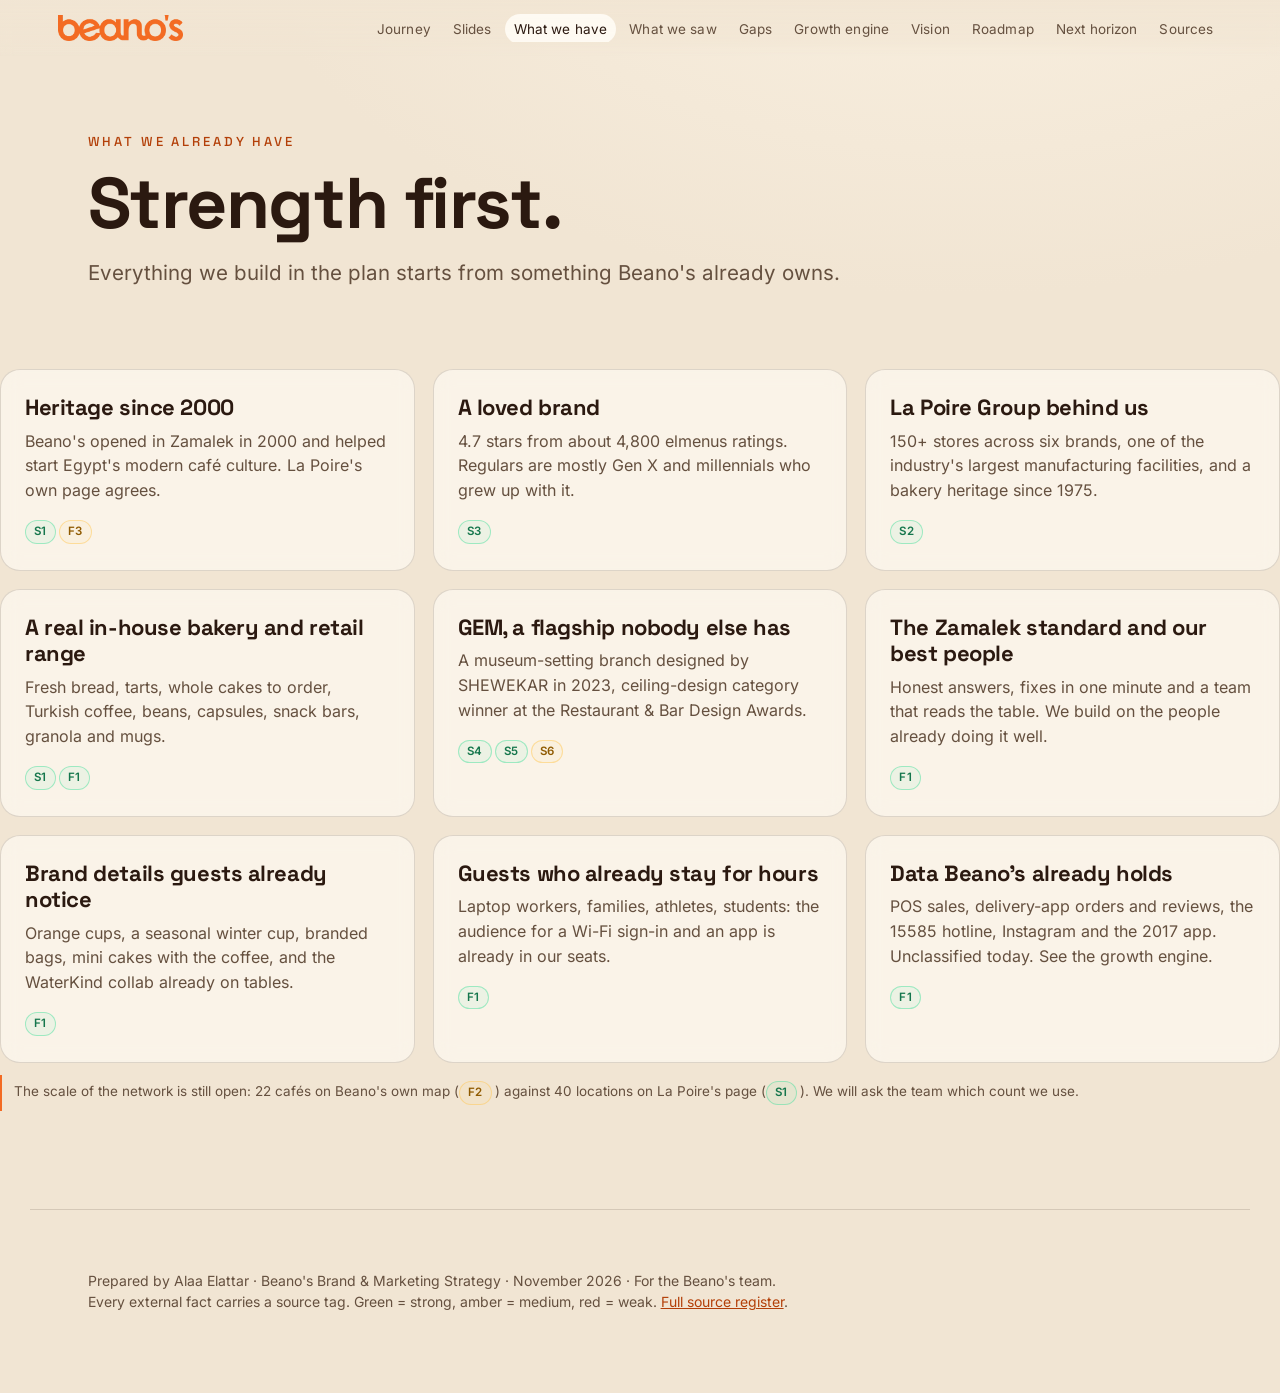
<file: assets.html>
<!doctype html><html lang="en" class=""><head><meta charset="utf-8"><meta name="viewport" content="width=device-width,initial-scale=1">
<title>What we already have · Beano's</title><meta name="robots" content="noindex,nofollow,noarchive"><meta name="theme-color" content="#F1E5D3">
<link rel="icon" href="img/beanos-logo-orange.webp"><link rel="stylesheet" href="css/style.css"></head><body>

<nav class="nav"><a class="logo" href="index.html" aria-label="Beano's pitch home"><img src="img/beanos-logo-orange.webp" alt="Beano's"></a><ul><li><a href="index.html" class="">Journey</a></li><li><a href="pitch.html" class="">Slides</a></li><li><a href="assets.html" class="on">What we have</a></li><li><a href="observed.html" class="">What we saw</a></li><li><a href="gaps.html" class="">Gaps</a></li><li><a href="growth.html" class="">Growth engine</a></li><li><a href="vision.html" class="">Vision</a></li><li><a href="roadmap.html" class="">Roadmap</a></li><li><a href="horizon.html" class="">Next horizon</a></li><li><a href="sources.html" class="">Sources</a></li></ul><span class="draft">For the Beano's team</span></nav>
<main><header class="page-head wrap"><div class="eyebrow">What we already have</div><h1>Strength first.</h1><p class="lead">Everything we build in the plan starts from something Beano's already owns.</p></header><section class="wrap sec"><div class="grid g3"><div class="card"><h3>Heritage since 2000</h3><p>Beano's opened in Zamalek in 2000 and helped start Egypt's modern café culture. La Poire's own page agrees.</p><div style="margin-top:12px"><a class="src Strong" href="sources.html#S1" title="La Poire Group: Beano&#x27;s Café brand page (Strong)">S1</a><a class="src Medium" href="sources.html#F3" title="Zamalek branch manager on the first branch opening in 2000 (Medium)">F3</a></div></div><div class="card"><h3>A loved brand</h3><p>4.7 stars from about 4,800 elmenus ratings. Regulars are mostly Gen X and millennials who grew up with it.</p><div style="margin-top:12px"><a class="src Strong" href="sources.html#S3" title="elmenus: Beano&#x27;s Café (Strong)">S3</a></div></div><div class="card"><h3>La Poire Group behind us</h3><p>150+ stores across six brands, one of the industry's largest manufacturing facilities, and a bakery heritage since 1975.</p><div style="margin-top:12px"><a class="src Strong" href="sources.html#S2" title="La Poire Group: About us (Strong)">S2</a></div></div><div class="card"><h3>A real in-house bakery and retail range</h3><p>Fresh bread, tarts, whole cakes to order, Turkish coffee, beans, capsules, snack bars, granola and mugs.</p><div style="margin-top:12px"><a class="src Strong" href="sources.html#S1" title="La Poire Group: Beano&#x27;s Café brand page (Strong)">S1</a><a class="src Strong" href="sources.html#F1" title="Alaa Elattar&#x27;s field visits, 3 to 9 Nov 2026 (six visits, five branches: receipts, photos, videos, scores) (Strong)">F1</a></div></div><div class="card"><h3>GEM, a flagship nobody else has</h3><p>A museum-setting branch designed by SHEWEKAR in 2023, ceiling-design category winner at the Restaurant & Bar Design Awards.</p><div style="margin-top:12px"><a class="src Strong" href="sources.html#S4" title="ArchDaily: Beano&#x27;s Café (GEM) by SHEWEKAR Design Studio (Strong)">S4</a><a class="src Strong" href="sources.html#S5" title="Restaurant &amp; Bar Design Awards: Beano&#x27;s at GEM (Strong)">S5</a><a class="src Medium" href="sources.html#S6" title="SceneHome: Shewekar at the GEM branch of Beano&#x27;s (Medium)">S6</a></div></div><div class="card"><h3>The Zamalek standard and our best people</h3><p>Honest answers, fixes in one minute and a team that reads the table. We build on the people already doing it well.</p><div style="margin-top:12px"><a class="src Strong" href="sources.html#F1" title="Alaa Elattar&#x27;s field visits, 3 to 9 Nov 2026 (six visits, five branches: receipts, photos, videos, scores) (Strong)">F1</a></div></div><div class="card"><h3>Brand details guests already notice</h3><p>Orange cups, a seasonal winter cup, branded bags, mini cakes with the coffee, and the WaterKind collab already on tables.</p><div style="margin-top:12px"><a class="src Strong" href="sources.html#F1" title="Alaa Elattar&#x27;s field visits, 3 to 9 Nov 2026 (six visits, five branches: receipts, photos, videos, scores) (Strong)">F1</a></div></div><div class="card"><h3>Guests who already stay for hours</h3><p>Laptop workers, families, athletes, students: the audience for a Wi-Fi sign-in and an app is already in our seats.</p><div style="margin-top:12px"><a class="src Strong" href="sources.html#F1" title="Alaa Elattar&#x27;s field visits, 3 to 9 Nov 2026 (six visits, five branches: receipts, photos, videos, scores) (Strong)">F1</a></div></div><div class="card"><h3>Data Beano's already holds</h3><p>POS sales, delivery-app orders and reviews, the 15585 hotline, Instagram and the 2017 app. Unclassified today. See the growth engine.</p><div style="margin-top:12px"><a class="src Strong" href="sources.html#F1" title="Alaa Elattar&#x27;s field visits, 3 to 9 Nov 2026 (six visits, five branches: receipts, photos, videos, scores) (Strong)">F1</a></div></div></div><p class="note">The scale of the network is still open: 22 cafés on Beano's own map (<a class="src Medium" href="sources.html#F2" title="Beano&#x27;s own branch map (22 branches, Nov 2026) (Medium)">F2</a>) against 40 locations on La Poire's page (<a class="src Strong" href="sources.html#S1" title="La Poire Group: Beano&#x27;s Café brand page (Strong)">S1</a>). We will ask the team which count we use.</p></section><footer class="foot wrap">Prepared by Alaa Elattar · Beano's Brand &amp; Marketing Strategy · November 2026 · For the Beano's team. <br>Every external fact carries a source tag. Green = strong, amber = medium, red = weak. <a href="sources.html" style="color:var(--or2);text-decoration:underline">Full source register</a>.</footer></main>
<script>window.__sceneMode="page"</script><script src="js/bundle.js"></script></body></html>
</file>
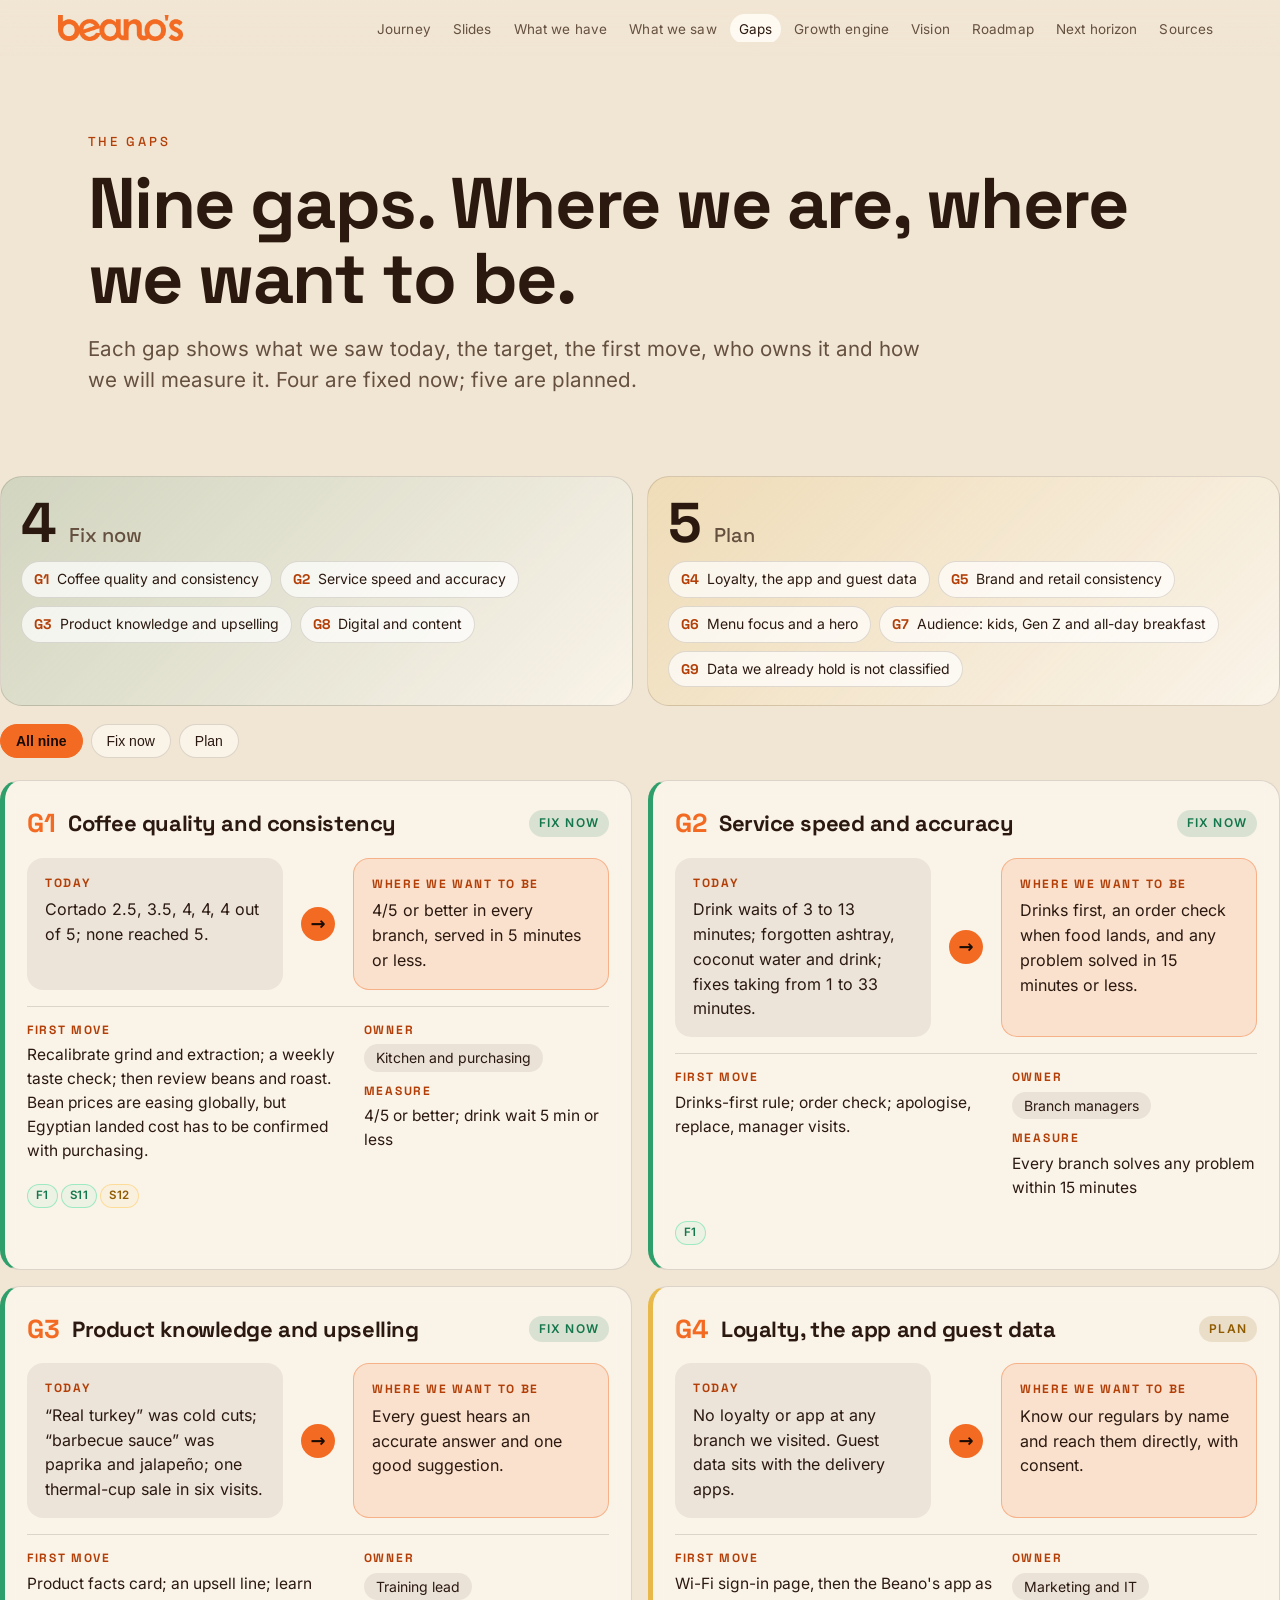
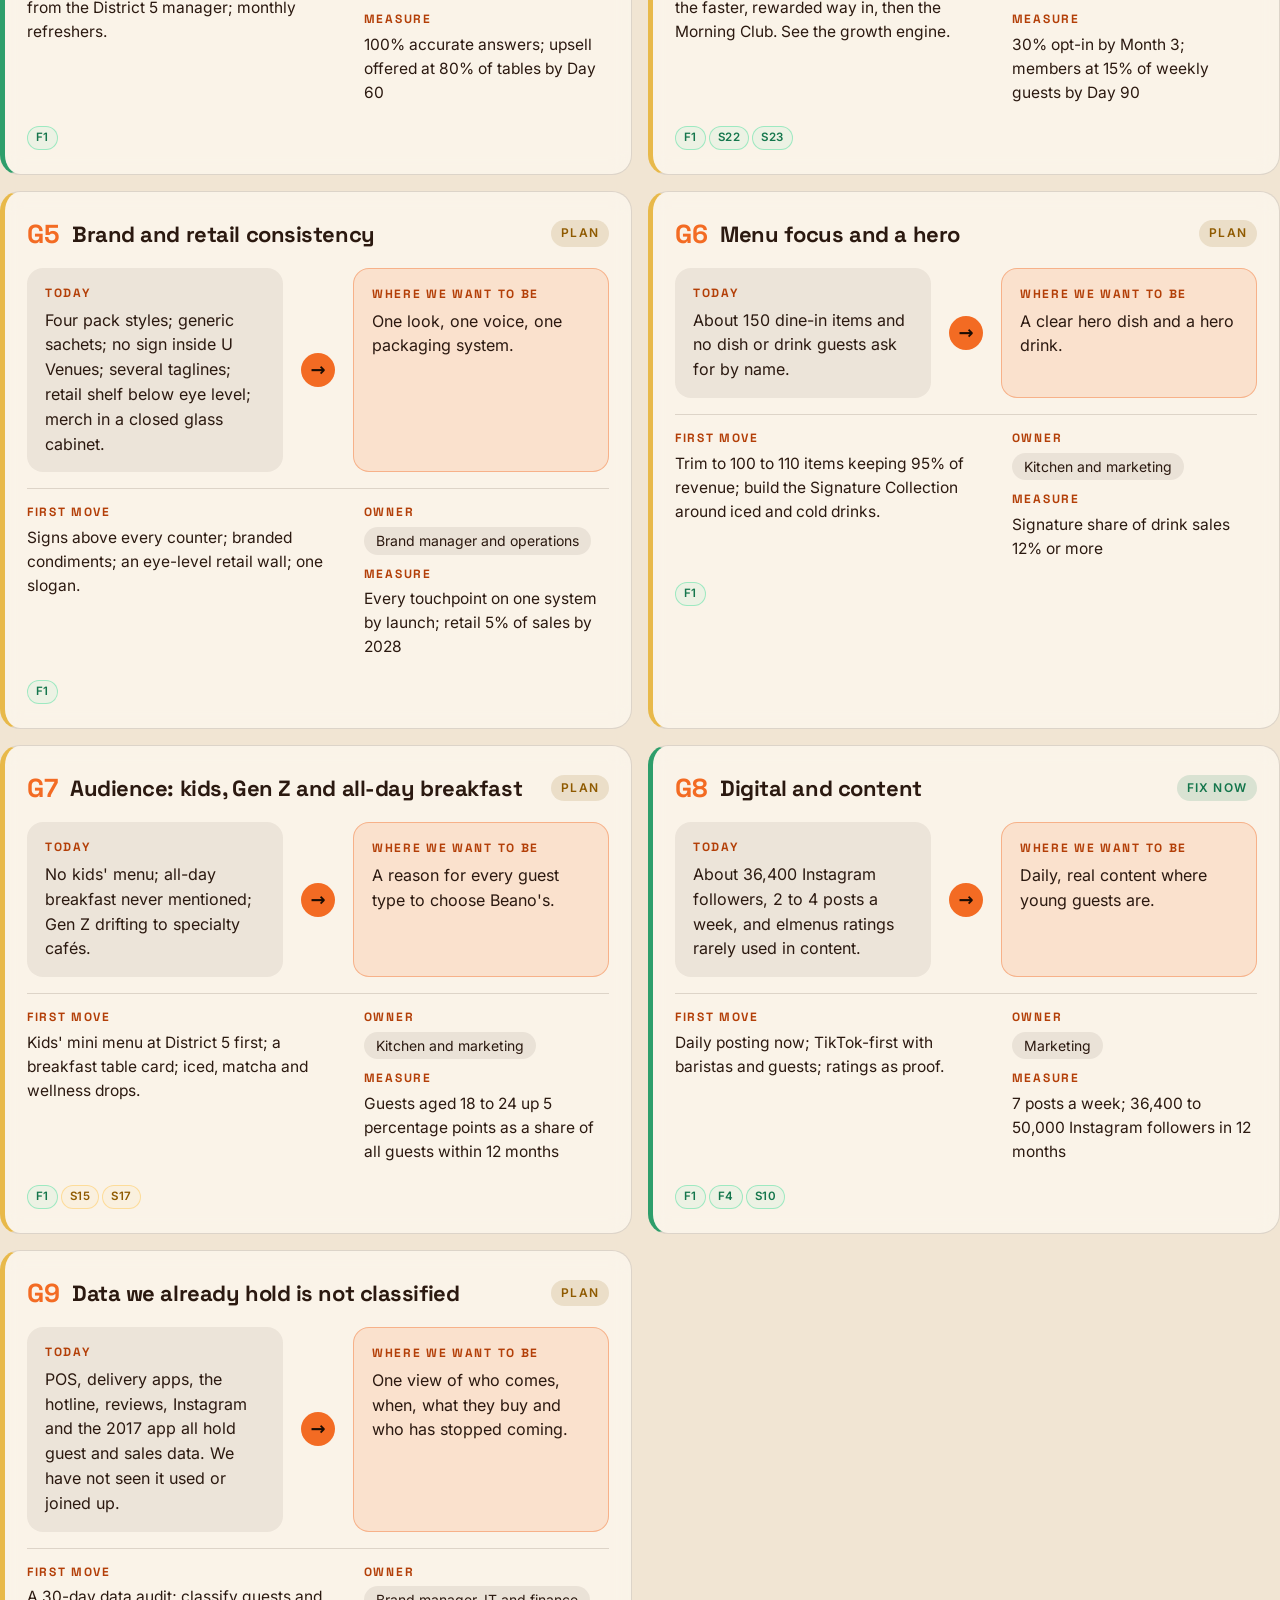
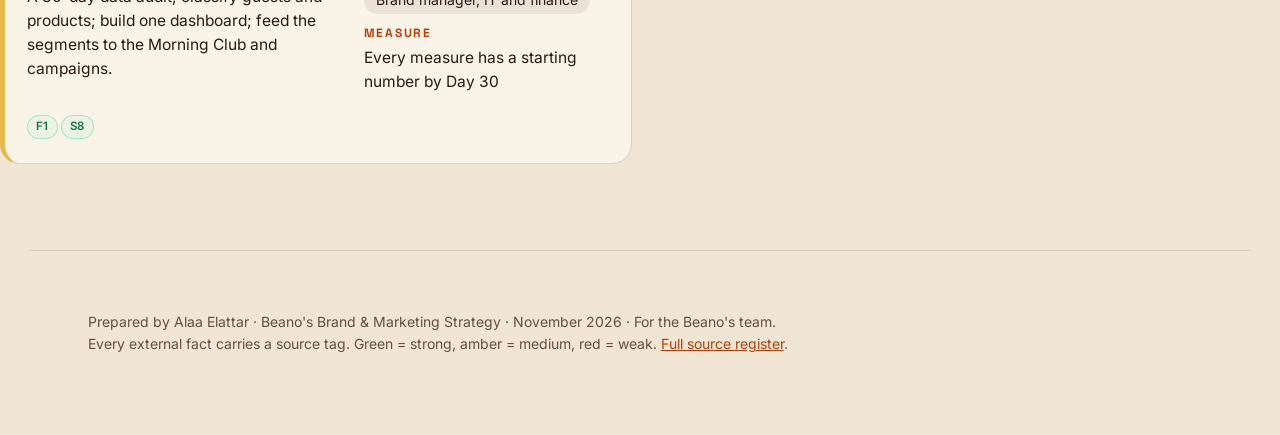
<file: gaps.html>
<!doctype html><html lang="en" class=""><head><meta charset="utf-8"><meta name="viewport" content="width=device-width,initial-scale=1">
<title>Gaps · Beano's</title><meta name="robots" content="noindex,nofollow,noarchive"><meta name="theme-color" content="#F1E5D3">
<link rel="icon" href="img/beanos-logo-orange.webp"><link rel="stylesheet" href="css/style.css"><link rel="stylesheet" href="css/journey.css"></head><body>

<nav class="nav"><a class="logo" href="index.html" aria-label="Beano's pitch home"><img src="img/beanos-logo-orange.webp" alt="Beano's"></a><ul><li><a href="index.html" class="">Journey</a></li><li><a href="pitch.html" class="">Slides</a></li><li><a href="assets.html" class="">What we have</a></li><li><a href="observed.html" class="">What we saw</a></li><li><a href="gaps.html" class="on">Gaps</a></li><li><a href="growth.html" class="">Growth engine</a></li><li><a href="vision.html" class="">Vision</a></li><li><a href="roadmap.html" class="">Roadmap</a></li><li><a href="horizon.html" class="">Next horizon</a></li><li><a href="sources.html" class="">Sources</a></li></ul><span class="draft">For the Beano's team</span></nav>
<main><header class="page-head wrap"><div class="eyebrow">The gaps</div><h1>Nine gaps. Where we are, where we want to be.</h1><p class="lead">Each gap shows what we saw today, the target, the first move, who owns it and how we will measure it. Four are fixed now; five are planned.</p></header>
<section class="wrap sec"><div class="lanes">
<div class="lane now"><div class="lh"><b>4</b><span>Fix now</span></div><div class="lps"><a class="lp" href="#G1"><b>G1</b>Coffee quality and consistency</a><a class="lp" href="#G2"><b>G2</b>Service speed and accuracy</a><a class="lp" href="#G3"><b>G3</b>Product knowledge and upselling</a><a class="lp" href="#G8"><b>G8</b>Digital and content</a></div></div>
<div class="lane plan"><div class="lh"><b>5</b><span>Plan</span></div><div class="lps"><a class="lp" href="#G4"><b>G4</b>Loyalty, the app and guest data</a><a class="lp" href="#G5"><b>G5</b>Brand and retail consistency</a><a class="lp" href="#G6"><b>G6</b>Menu focus and a hero</a><a class="lp" href="#G7"><b>G7</b>Audience: kids, Gen Z and all-day breakfast</a><a class="lp" href="#G9"><b>G9</b>Data we already hold is not classified</a></div></div>
</div>
<div class="filters" id="gf"><button class="on" data-f="all">All nine</button><button data-f="now">Fix now</button><button data-f="plan">Plan</button></div>
<div class="gcs"><article class="card gc now" id="G1" data-w="now">
<div class="gch"><b class="gid">G1</b><h3>Coffee quality and consistency</h3><span class="tag now">Fix now</span></div>
<div class="ab"><div class="a1"><b>Today</b><p>Cortado 2.5, 3.5, 4, 4, 4 out of 5; none reached 5.</p></div><div class="arr" aria-hidden="true"><i></i></div><div class="a2"><b>Where we want to be</b><p>4/5 or better in every branch, served in 5 minutes or less.</p></div></div>
<div class="gmv"><div class="mv1"><b>First move</b><p>Recalibrate grind and extraction; a weekly taste check; then review beans and roast. Bean prices are easing globally, but Egyptian landed cost has to be confirmed with purchasing.</p></div><div class="mv2"><div><b>Owner</b><span class="own">Kitchen and purchasing</span></div><div><b>Measure</b><p>4/5 or better; drink wait 5 min or less</p></div></div></div>
<div class="gsrc"><a class="src Strong" href="sources.html#F1" title="Alaa Elattar&#x27;s field visits, 3 to 9 Nov 2026 (six visits, five branches: receipts, photos, videos, scores) (Strong)">F1</a><a class="src Strong" href="sources.html#S11" title="World Bank: Beverage prices retreat as supplies recover (2026 Q2) (Strong)">S11</a><a class="src Medium" href="sources.html#S12" title="Trading Economics: coffee (Medium)">S12</a></div></article><article class="card gc now" id="G2" data-w="now">
<div class="gch"><b class="gid">G2</b><h3>Service speed and accuracy</h3><span class="tag now">Fix now</span></div>
<div class="ab"><div class="a1"><b>Today</b><p>Drink waits of 3 to 13 minutes; forgotten ashtray, coconut water and drink; fixes taking from 1 to 33 minutes.</p></div><div class="arr" aria-hidden="true"><i></i></div><div class="a2"><b>Where we want to be</b><p>Drinks first, an order check when food lands, and any problem solved in 15 minutes or less.</p></div></div>
<div class="gmv"><div class="mv1"><b>First move</b><p>Drinks-first rule; order check; apologise, replace, manager visits.</p></div><div class="mv2"><div><b>Owner</b><span class="own">Branch managers</span></div><div><b>Measure</b><p>Every branch solves any problem within 15 minutes</p></div></div></div>
<div class="gsrc"><a class="src Strong" href="sources.html#F1" title="Alaa Elattar&#x27;s field visits, 3 to 9 Nov 2026 (six visits, five branches: receipts, photos, videos, scores) (Strong)">F1</a></div></article><article class="card gc now" id="G3" data-w="now">
<div class="gch"><b class="gid">G3</b><h3>Product knowledge and upselling</h3><span class="tag now">Fix now</span></div>
<div class="ab"><div class="a1"><b>Today</b><p>“Real turkey” was cold cuts; “barbecue sauce” was paprika and jalapeño; one thermal-cup sale in six visits.</p></div><div class="arr" aria-hidden="true"><i></i></div><div class="a2"><b>Where we want to be</b><p>Every guest hears an accurate answer and one good suggestion.</p></div></div>
<div class="gmv"><div class="mv1"><b>First move</b><p>Product facts card; an upsell line; learn from the District 5 manager; monthly refreshers.</p></div><div class="mv2"><div><b>Owner</b><span class="own">Training lead</span></div><div><b>Measure</b><p>100% accurate answers; upsell offered at 80% of tables by Day 60</p></div></div></div>
<div class="gsrc"><a class="src Strong" href="sources.html#F1" title="Alaa Elattar&#x27;s field visits, 3 to 9 Nov 2026 (six visits, five branches: receipts, photos, videos, scores) (Strong)">F1</a></div></article><article class="card gc plan" id="G4" data-w="plan">
<div class="gch"><b class="gid">G4</b><h3>Loyalty, the app and guest data</h3><span class="tag plan">Plan</span></div>
<div class="ab"><div class="a1"><b>Today</b><p>No loyalty or app at any branch we visited. Guest data sits with the delivery apps.</p></div><div class="arr" aria-hidden="true"><i></i></div><div class="a2"><b>Where we want to be</b><p>Know our regulars by name and reach them directly, with consent.</p></div></div>
<div class="gmv"><div class="mv1"><b>First move</b><p>Wi-Fi sign-in page, then the Beano&#x27;s app as the faster, rewarded way in, then the Morning Club. See the growth engine.</p></div><div class="mv2"><div><b>Owner</b><span class="own">Marketing and IT</span></div><div><b>Measure</b><p>30% opt-in by Month 3; members at 15% of weekly guests by Day 90</p></div></div></div>
<div class="gsrc"><a class="src Strong" href="sources.html#F1" title="Alaa Elattar&#x27;s field visits, 3 to 9 Nov 2026 (six visits, five branches: receipts, photos, videos, scores) (Strong)">F1</a><a class="src Strong" href="sources.html#S22" title="Kennedys Law: Egypt&#x27;s Personal Data Protection Law, the compliance countdown has begun (2026) (Strong)">S22</a><a class="src Strong" href="sources.html#S23" title="Chambers Practice Guide: Data Protection &amp; Privacy 2026, Egypt (Strong)">S23</a></div></article><article class="card gc plan" id="G5" data-w="plan">
<div class="gch"><b class="gid">G5</b><h3>Brand and retail consistency</h3><span class="tag plan">Plan</span></div>
<div class="ab"><div class="a1"><b>Today</b><p>Four pack styles; generic sachets; no sign inside U Venues; several taglines; retail shelf below eye level; merch in a closed glass cabinet.</p></div><div class="arr" aria-hidden="true"><i></i></div><div class="a2"><b>Where we want to be</b><p>One look, one voice, one packaging system.</p></div></div>
<div class="gmv"><div class="mv1"><b>First move</b><p>Signs above every counter; branded condiments; an eye-level retail wall; one slogan.</p></div><div class="mv2"><div><b>Owner</b><span class="own">Brand manager and operations</span></div><div><b>Measure</b><p>Every touchpoint on one system by launch; retail 5% of sales by 2028</p></div></div></div>
<div class="gsrc"><a class="src Strong" href="sources.html#F1" title="Alaa Elattar&#x27;s field visits, 3 to 9 Nov 2026 (six visits, five branches: receipts, photos, videos, scores) (Strong)">F1</a></div></article><article class="card gc plan" id="G6" data-w="plan">
<div class="gch"><b class="gid">G6</b><h3>Menu focus and a hero</h3><span class="tag plan">Plan</span></div>
<div class="ab"><div class="a1"><b>Today</b><p>About 150 dine-in items and no dish or drink guests ask for by name.</p></div><div class="arr" aria-hidden="true"><i></i></div><div class="a2"><b>Where we want to be</b><p>A clear hero dish and a hero drink.</p></div></div>
<div class="gmv"><div class="mv1"><b>First move</b><p>Trim to 100 to 110 items keeping 95% of revenue; build the Signature Collection around iced and cold drinks.</p></div><div class="mv2"><div><b>Owner</b><span class="own">Kitchen and marketing</span></div><div><b>Measure</b><p>Signature share of drink sales 12% or more</p></div></div></div>
<div class="gsrc"><a class="src Strong" href="sources.html#F1" title="Alaa Elattar&#x27;s field visits, 3 to 9 Nov 2026 (six visits, five branches: receipts, photos, videos, scores) (Strong)">F1</a></div></article><article class="card gc plan" id="G7" data-w="plan">
<div class="gch"><b class="gid">G7</b><h3>Audience: kids, Gen Z and all-day breakfast</h3><span class="tag plan">Plan</span></div>
<div class="ab"><div class="a1"><b>Today</b><p>No kids&#x27; menu; all-day breakfast never mentioned; Gen Z drifting to specialty cafés.</p></div><div class="arr" aria-hidden="true"><i></i></div><div class="a2"><b>Where we want to be</b><p>A reason for every guest type to choose Beano&#x27;s.</p></div></div>
<div class="gmv"><div class="mv1"><b>First move</b><p>Kids&#x27; mini menu at District 5 first; a breakfast table card; iced, matcha and wellness drops.</p></div><div class="mv2"><div><b>Owner</b><span class="own">Kitchen and marketing</span></div><div><b>Measure</b><p>Guests aged 18 to 24 up 5 percentage points as a share of all guests within 12 months</p></div></div></div>
<div class="gsrc"><a class="src Strong" href="sources.html#F1" title="Alaa Elattar&#x27;s field visits, 3 to 9 Nov 2026 (six visits, five branches: receipts, photos, videos, scores) (Strong)">F1</a><a class="src Medium" href="sources.html#S15" title="Euromonitor: Gen Z redefines coffee and tea culture (Oct 2025) (Medium)">S15</a><a class="src Medium" href="sources.html#S17" title="Nestlé Professional: global café trends (Medium)">S17</a></div></article><article class="card gc now" id="G8" data-w="now">
<div class="gch"><b class="gid">G8</b><h3>Digital and content</h3><span class="tag now">Fix now</span></div>
<div class="ab"><div class="a1"><b>Today</b><p>About 36,400 Instagram followers, 2 to 4 posts a week, and elmenus ratings rarely used in content.</p></div><div class="arr" aria-hidden="true"><i></i></div><div class="a2"><b>Where we want to be</b><p>Daily, real content where young guests are.</p></div></div>
<div class="gmv"><div class="mv1"><b>First move</b><p>Daily posting now; TikTok-first with baristas and guests; ratings as proof.</p></div><div class="mv2"><div><b>Owner</b><span class="own">Marketing</span></div><div><b>Measure</b><p>7 posts a week; 36,400 to 50,000 Instagram followers in 12 months</p></div></div></div>
<div class="gsrc"><a class="src Strong" href="sources.html#F1" title="Alaa Elattar&#x27;s field visits, 3 to 9 Nov 2026 (six visits, five branches: receipts, photos, videos, scores) (Strong)">F1</a><a class="src Strong" href="sources.html#F4" title="Instagram @beanoscafe (Strong)">F4</a><a class="src Strong" href="sources.html#S10" title="DataReportal: Digital 2027 Egypt (Strong)">S10</a></div></article><article class="card gc plan" id="G9" data-w="plan">
<div class="gch"><b class="gid">G9</b><h3>Data we already hold is not classified</h3><span class="tag plan">Plan</span></div>
<div class="ab"><div class="a1"><b>Today</b><p>POS, delivery apps, the hotline, reviews, Instagram and the 2017 app all hold guest and sales data. We have not seen it used or joined up.</p></div><div class="arr" aria-hidden="true"><i></i></div><div class="a2"><b>Where we want to be</b><p>One view of who comes, when, what they buy and who has stopped coming.</p></div></div>
<div class="gmv"><div class="mv1"><b>First move</b><p>A 30-day data audit; classify guests and products; build one dashboard; feed the segments to the Morning Club and campaigns.</p></div><div class="mv2"><div><b>Owner</b><span class="own">Brand manager, IT and finance</span></div><div><b>Measure</b><p>Every measure has a starting number by Day 30</p></div></div></div>
<div class="gsrc"><a class="src Strong" href="sources.html#F1" title="Alaa Elattar&#x27;s field visits, 3 to 9 Nov 2026 (six visits, five branches: receipts, photos, videos, scores) (Strong)">F1</a><a class="src Strong" href="sources.html#S8" title="Euromonitor: Cafés/Bars in Egypt (Mar 2026) (Strong)">S8</a></div></article></div></section>
<script>document.getElementById('gf').onclick=e=>{const b=e.target.closest('button');if(!b)return;document.querySelectorAll('#gf button').forEach(x=>x.classList.toggle('on',x===b));document.querySelectorAll('.gc').forEach(c=>c.style.display=(b.dataset.f==='all'||c.dataset.w===b.dataset.f)?'':'none')}</script>
<footer class="foot wrap">Prepared by Alaa Elattar · Beano's Brand &amp; Marketing Strategy · November 2026 · For the Beano's team. <br>Every external fact carries a source tag. Green = strong, amber = medium, red = weak. <a href="sources.html" style="color:var(--or2);text-decoration:underline">Full source register</a>.</footer></main>
<script>window.__sceneMode="page"</script><script src="js/bundle.js"></script></body></html>
</file>
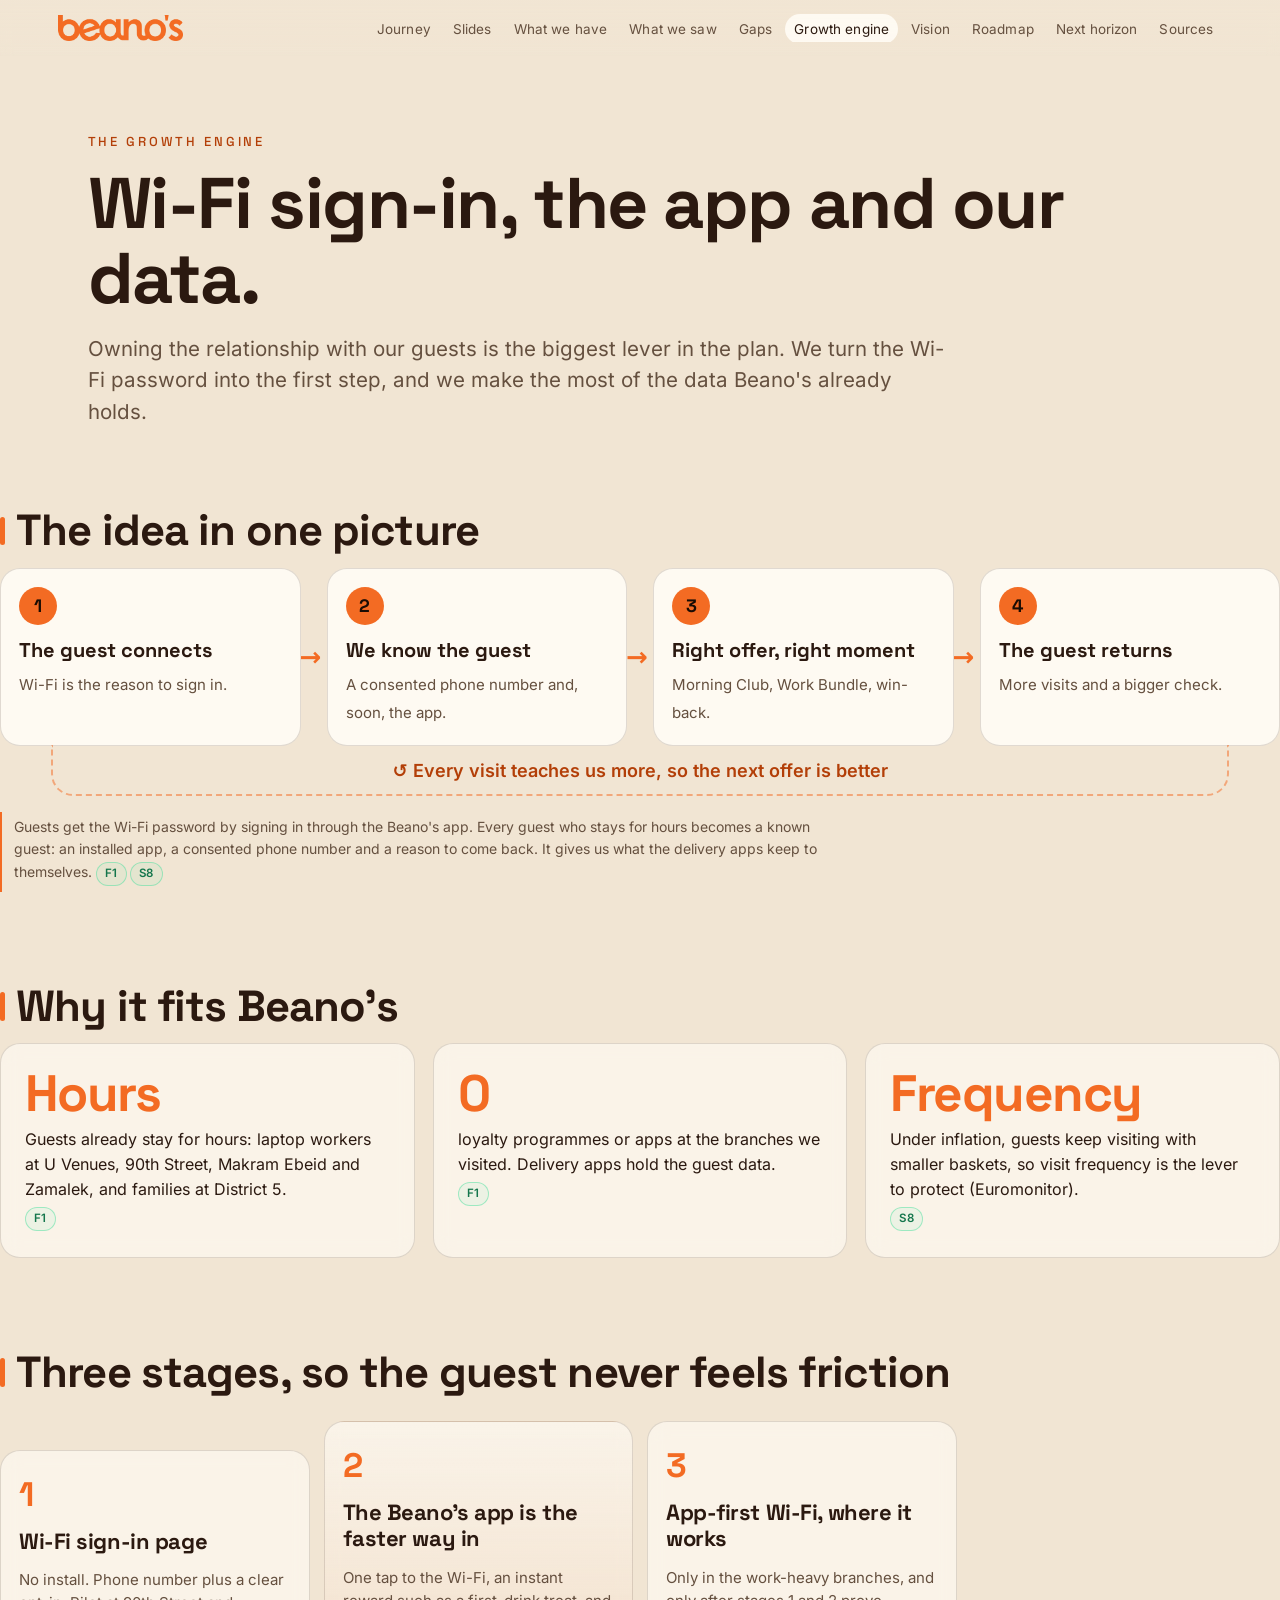
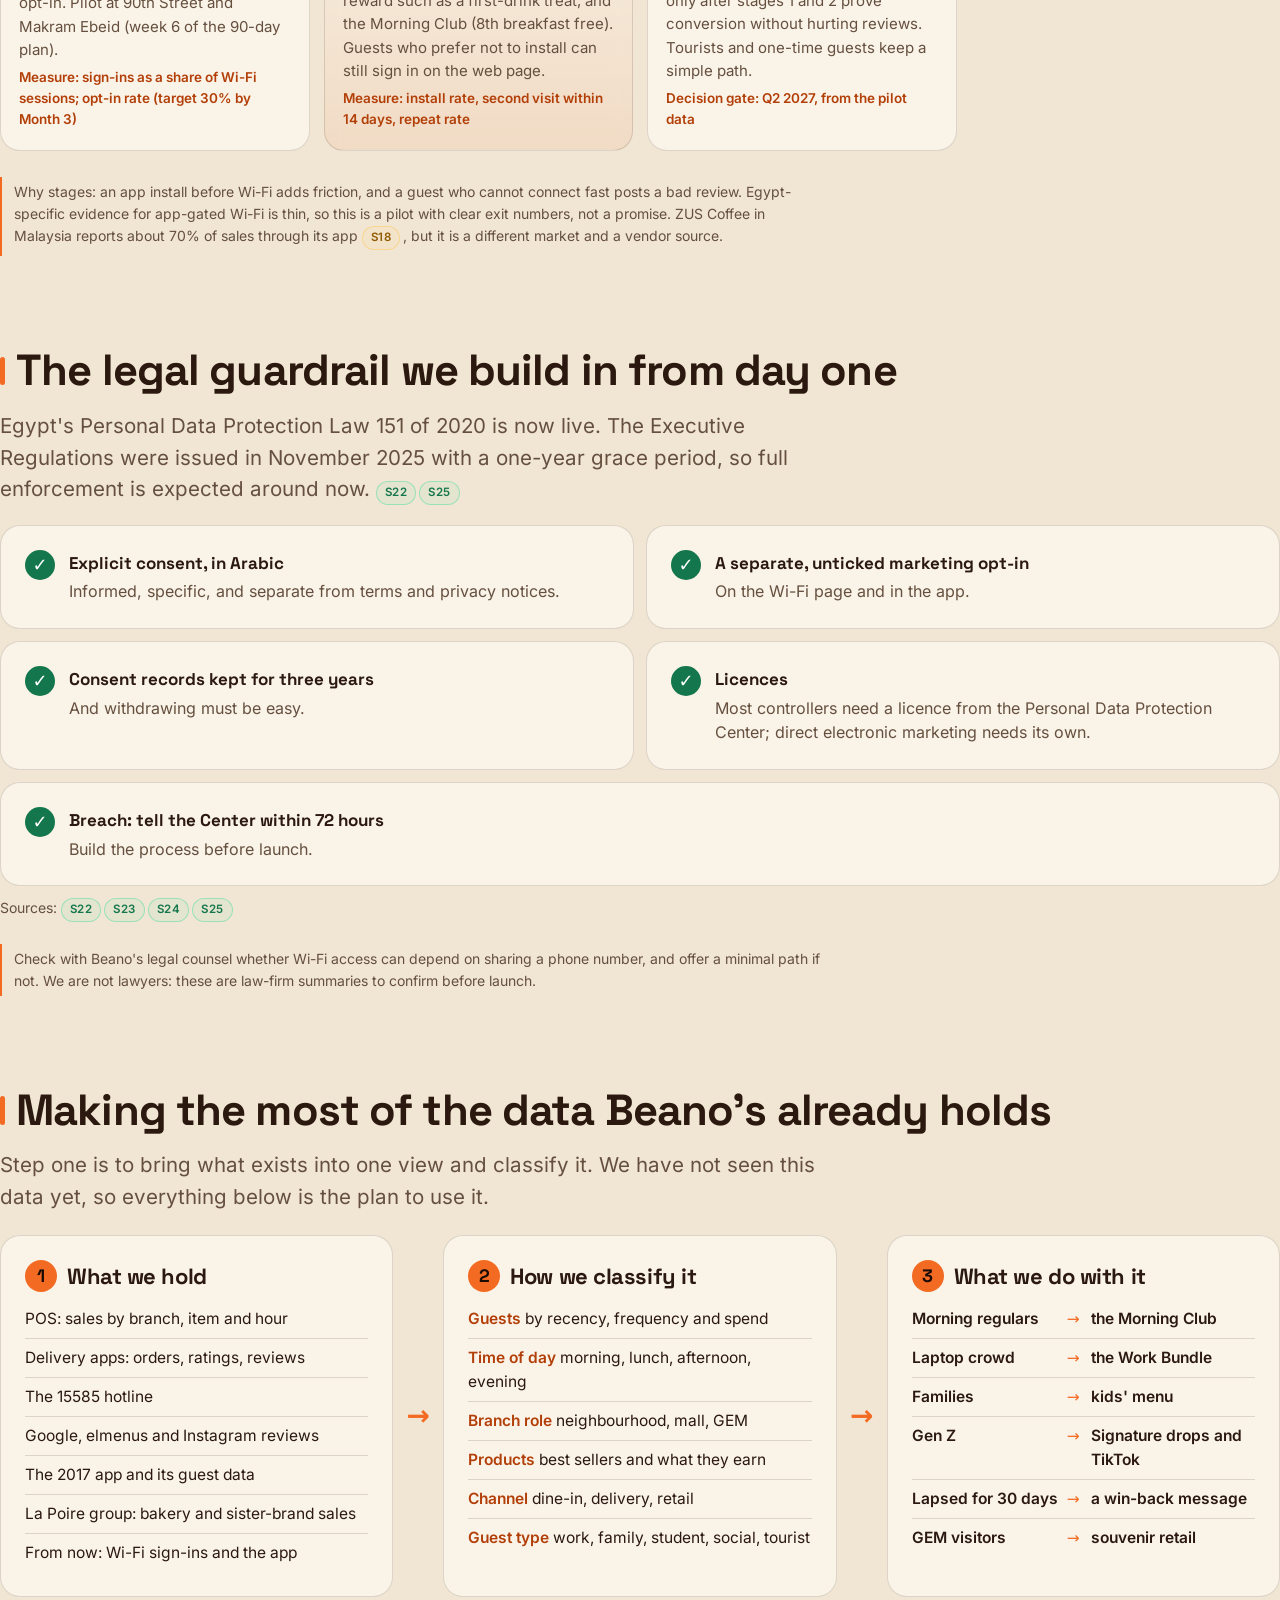
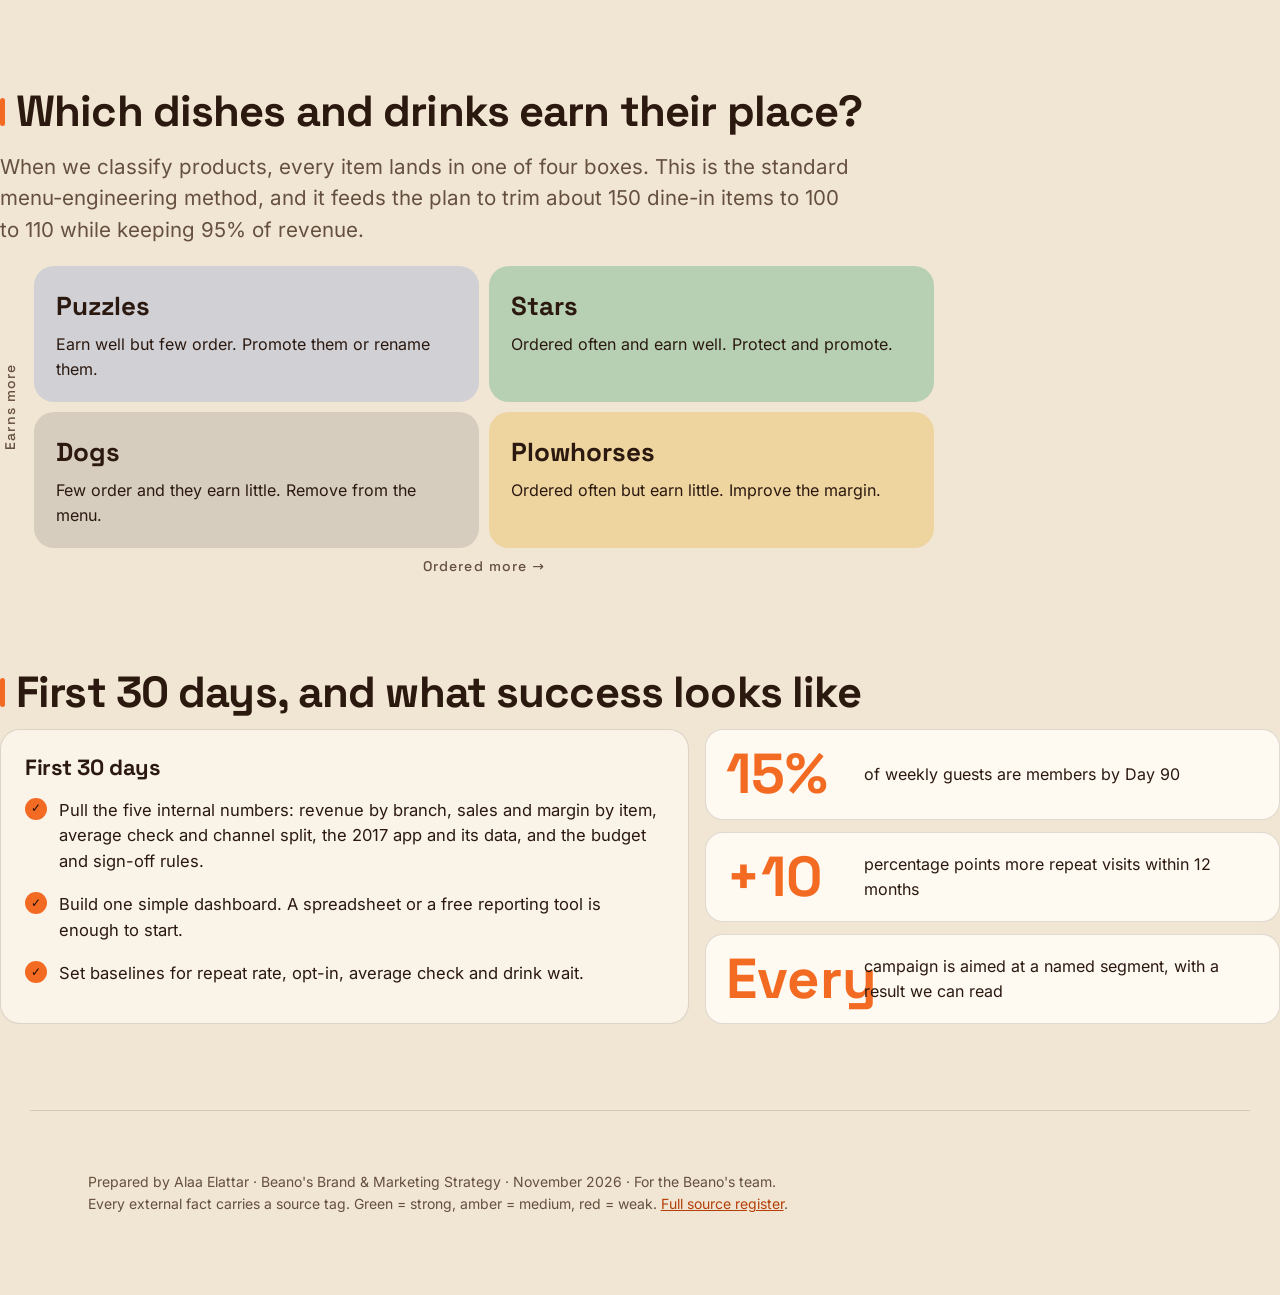
<file: growth.html>
<!doctype html><html lang="en" class=""><head><meta charset="utf-8"><meta name="viewport" content="width=device-width,initial-scale=1">
<title>Growth engine · Beano's</title><meta name="robots" content="noindex,nofollow,noarchive"><meta name="theme-color" content="#F1E5D3">
<link rel="icon" href="img/beanos-logo-orange.webp"><link rel="stylesheet" href="css/style.css"><link rel="stylesheet" href="css/journey.css"></head><body>

<nav class="nav"><a class="logo" href="index.html" aria-label="Beano's pitch home"><img src="img/beanos-logo-orange.webp" alt="Beano's"></a><ul><li><a href="index.html" class="">Journey</a></li><li><a href="pitch.html" class="">Slides</a></li><li><a href="assets.html" class="">What we have</a></li><li><a href="observed.html" class="">What we saw</a></li><li><a href="gaps.html" class="">Gaps</a></li><li><a href="growth.html" class="on">Growth engine</a></li><li><a href="vision.html" class="">Vision</a></li><li><a href="roadmap.html" class="">Roadmap</a></li><li><a href="horizon.html" class="">Next horizon</a></li><li><a href="sources.html" class="">Sources</a></li></ul><span class="draft">For the Beano's team</span></nav>
<main><header class="page-head wrap"><div class="eyebrow">The growth engine</div><h1>Wi-Fi sign-in, the app and our data.</h1><p class="lead">Owning the relationship with our guests is the biggest lever in the plan. We turn the Wi-Fi password into the first step, and we make the most of the data Beano's already holds.</p></header>
<section class="wrap sec"><h2>The idea in one picture</h2>
<div class="loopf"><div class="lf"><i>1</i><b>The guest connects</b><span>Wi-Fi is the reason to sign in.</span></div><div class="lf"><i>2</i><b>We know the guest</b><span>A consented phone number and, soon, the app.</span></div><div class="lf"><i>3</i><b>Right offer, right moment</b><span>Morning Club, Work Bundle, win-back.</span></div><div class="lf"><i>4</i><b>The guest returns</b><span>More visits and a bigger check.</span></div><div class="back">↺ Every visit teaches us more, so the next offer is better</div></div>
<p class="note" style="margin-top:16px">Guests get the Wi-Fi password by signing in through the Beano's app. Every guest who stays for hours becomes a known guest: an installed app, a consented phone number and a reason to come back. It gives us what the delivery apps keep to themselves. <a class="src Strong" href="sources.html#F1" title="Alaa Elattar&#x27;s field visits, 3 to 9 Nov 2026 (six visits, five branches: receipts, photos, videos, scores) (Strong)">F1</a><a class="src Strong" href="sources.html#S8" title="Euromonitor: Cafés/Bars in Egypt (Mar 2026) (Strong)">S8</a></p></section>

<section class="wrap sec"><h2>Why it fits Beano's</h2><div class="grid g3">
<div class="card stat rv"><b>Hours</b><span>Guests already stay for hours: laptop workers at U Venues, 90th Street, Makram Ebeid and Zamalek, and families at District 5.</span><a class="src Strong" href="sources.html#F1" title="Alaa Elattar&#x27;s field visits, 3 to 9 Nov 2026 (six visits, five branches: receipts, photos, videos, scores) (Strong)">F1</a></div>
<div class="card stat rv"><b>0</b><span>loyalty programmes or apps at the branches we visited. Delivery apps hold the guest data.</span><a class="src Strong" href="sources.html#F1" title="Alaa Elattar&#x27;s field visits, 3 to 9 Nov 2026 (six visits, five branches: receipts, photos, videos, scores) (Strong)">F1</a></div>
<div class="card stat rv"><b>Frequency</b><span>Under inflation, guests keep visiting with smaller baskets, so visit frequency is the lever to protect (Euromonitor).</span><a class="src Strong" href="sources.html#S8" title="Euromonitor: Cafés/Bars in Egypt (Mar 2026) (Strong)">S8</a></div>
</div></section>

<section class="wrap sec"><h2>Three stages, so the guest never feels friction</h2>
<div class="ladder">
<div class="step rv" style="--i:0"><b>1</b><h3>Wi-Fi sign-in page</h3><p>No install. Phone number plus a clear opt-in. Pilot at 90th Street and Makram Ebeid (week 6 of the 90-day plan).</p><em>Measure: sign-ins as a share of Wi-Fi sessions; opt-in rate (target 30% by Month 3)</em></div>
<div class="step rv" style="--i:1"><b>2</b><h3>The Beano's app is the faster way in</h3><p>One tap to the Wi-Fi, an instant reward such as a first-drink treat, and the Morning Club (8th breakfast free). Guests who prefer not to install can still sign in on the web page.</p><em>Measure: install rate, second visit within 14 days, repeat rate</em></div>
<div class="step rv" style="--i:2"><b>3</b><h3>App-first Wi-Fi, where it works</h3><p>Only in the work-heavy branches, and only after stages 1 and 2 prove conversion without hurting reviews. Tourists and one-time guests keep a simple path.</p><em>Decision gate: Q2 2027, from the pilot data</em></div>
</div>
<p class="note">Why stages: an app install before Wi-Fi adds friction, and a guest who cannot connect fast posts a bad review. Egypt-specific evidence for app-gated Wi-Fi is thin, so this is a pilot with clear exit numbers, not a promise. ZUS Coffee in Malaysia reports about 70% of sales through its app <a class="src Medium" href="sources.html#S18" title="Nestlé Professional: what operators should know about Gen Z (Medium)">S18</a>, but it is a different market and a vendor source.</p></section>

<section class="wrap sec"><h2>The legal guardrail we build in from day one</h2>
<p class="lead" style="margin-bottom:18px">Egypt's Personal Data Protection Law 151 of 2020 is now live. The Executive Regulations were issued in November 2025 with a one-year grace period, so full enforcement is expected around now. <a class="src Strong" href="sources.html#S22" title="Kennedys Law: Egypt&#x27;s Personal Data Protection Law, the compliance countdown has begun (2026) (Strong)">S22</a><a class="src Strong" href="sources.html#S25" title="Chambers: A first look at Egypt&#x27;s PDPL Executive Regulations (Strong)">S25</a></p>
<div class="law"><div class="card lw rv" style="--i:0"><span class="ck">✓</span><div><b>Explicit consent, in Arabic</b><p>Informed, specific, and separate from terms and privacy notices.</p></div></div><div class="card lw rv" style="--i:1"><span class="ck">✓</span><div><b>A separate, unticked marketing opt-in</b><p>On the Wi-Fi page and in the app.</p></div></div><div class="card lw rv" style="--i:2"><span class="ck">✓</span><div><b>Consent records kept for three years</b><p>And withdrawing must be easy.</p></div></div><div class="card lw rv" style="--i:3"><span class="ck">✓</span><div><b>Licences</b><p>Most controllers need a licence from the Personal Data Protection Center; direct electronic marketing needs its own.</p></div></div><div class="card lw rv" style="--i:4"><span class="ck">✓</span><div><b>Breach: tell the Center within 72 hours</b><p>Build the process before launch.</p></div></div></div>
<p class="hint" style="margin-top:10px">Sources: <a class="src Strong" href="sources.html#S22" title="Kennedys Law: Egypt&#x27;s Personal Data Protection Law, the compliance countdown has begun (2026) (Strong)">S22</a><a class="src Strong" href="sources.html#S23" title="Chambers Practice Guide: Data Protection &amp; Privacy 2026, Egypt (Strong)">S23</a><a class="src Strong" href="sources.html#S24" title="Al Tamimi &amp; Company: Egypt issues Executive Regulations of the PDPL (Strong)">S24</a><a class="src Strong" href="sources.html#S25" title="Chambers: A first look at Egypt&#x27;s PDPL Executive Regulations (Strong)">S25</a></p>
<p class="note">Check with Beano's legal counsel whether Wi-Fi access can depend on sharing a phone number, and offer a minimal path if not. We are not lawyers: these are law-firm summaries to confirm before launch.</p></section>

<section class="wrap sec"><h2>Making the most of the data Beano's already holds</h2>
<p class="lead" style="margin-bottom:22px">Step one is to bring what exists into one view and classify it. We have not seen this data yet, so everything below is the plan to use it.</p>
<div class="dflow">
<div class="card df"><div class="dfh"><i>1</i><h3>What we hold</h3></div><ul><li>POS: sales by branch, item and hour</li><li>Delivery apps: orders, ratings, reviews</li><li>The 15585 hotline</li><li>Google, elmenus and Instagram reviews</li><li>The 2017 app and its guest data</li><li>La Poire group: bakery and sister-brand sales</li><li>From now: Wi-Fi sign-ins and the app</li></ul></div>
<div class="dar">→</div>
<div class="card df"><div class="dfh"><i>2</i><h3>How we classify it</h3></div><ul><li><b>Guests</b> by recency, frequency and spend</li><li><b>Time of day</b> morning, lunch, afternoon, evening</li><li><b>Branch role</b> neighbourhood, mall, GEM</li><li><b>Products</b> best sellers and what they earn</li><li><b>Channel</b> dine-in, delivery, retail</li><li><b>Guest type</b> work, family, student, social, tourist</li></ul></div>
<div class="dar">→</div>
<div class="card df"><div class="dfh"><i>3</i><h3>What we do with it</h3></div><ul class="acts"><li><b>Morning regulars</b><i>→</i><span>the Morning Club</span></li><li><b>Laptop crowd</b><i>→</i><span>the Work Bundle</span></li><li><b>Families</b><i>→</i><span>kids' menu</span></li><li><b>Gen Z</b><i>→</i><span>Signature drops and TikTok</span></li><li><b>Lapsed for 30 days</b><i>→</i><span>a win-back message</span></li><li><b>GEM visitors</b><i>→</i><span>souvenir retail</span></li></ul></div>
</div></section>

<section class="wrap sec"><h2>Which dishes and drinks earn their place?</h2>
<p class="lead" style="margin-bottom:20px">When we classify products, every item lands in one of four boxes. This is the standard menu-engineering method, and it feeds the plan to trim about 150 dine-in items to 100 to 110 while keeping 95% of revenue.</p>
<div class="mx"><div class="ya">Earns more</div><div class="xa">Ordered more →</div>
<div class="mq mq1"><b>Puzzles</b><span>Earn well but few order. Promote them or rename them.</span></div>
<div class="mq mq2"><b>Stars</b><span>Ordered often and earn well. Protect and promote.</span></div>
<div class="mq mq3"><b>Dogs</b><span>Few order and they earn little. Remove from the menu.</span></div>
<div class="mq mq4"><b>Plowhorses</b><span>Ordered often but earn little. Improve the margin.</span></div></div></section>

<section class="wrap sec"><h2>First 30 days, and what success looks like</h2>
<div class="gridx">
<div class="card chk30"><h3>First 30 days</h3><ul class="cl30"><li>Pull the five internal numbers: revenue by branch, sales and margin by item, average check and channel split, the 2017 app and its data, and the budget and sign-off rules.</li><li>Build one simple dashboard. A spreadsheet or a free reporting tool is enough to start.</li><li>Set baselines for repeat rate, opt-in, average check and drink wait.</li></ul></div>
<div class="succ">
<div class="sc2 rv"><b>15%</b><span>of weekly guests are members by Day 90</span></div>
<div class="sc2 rv"><b>+10</b><span>percentage points more repeat visits within 12 months</span></div>
<div class="sc2 rv"><b>Every</b><span>campaign is aimed at a named segment, with a result we can read</span></div>
</div></div></section>
<footer class="foot wrap">Prepared by Alaa Elattar · Beano's Brand &amp; Marketing Strategy · November 2026 · For the Beano's team. <br>Every external fact carries a source tag. Green = strong, amber = medium, red = weak. <a href="sources.html" style="color:var(--or2);text-decoration:underline">Full source register</a>.</footer></main><script>(()=>{const r=document.querySelectorAll('.rv');document.documentElement.classList.add('jsr');const o=new IntersectionObserver(es=>es.forEach(e=>{if(e.isIntersecting){e.target.classList.add('in');o.unobserve(e.target)}}),{threshold:.15});r.forEach(x=>o.observe(x))})()</script>
<script>window.__sceneMode="page"</script><script src="js/bundle.js"></script></body></html>
</file>
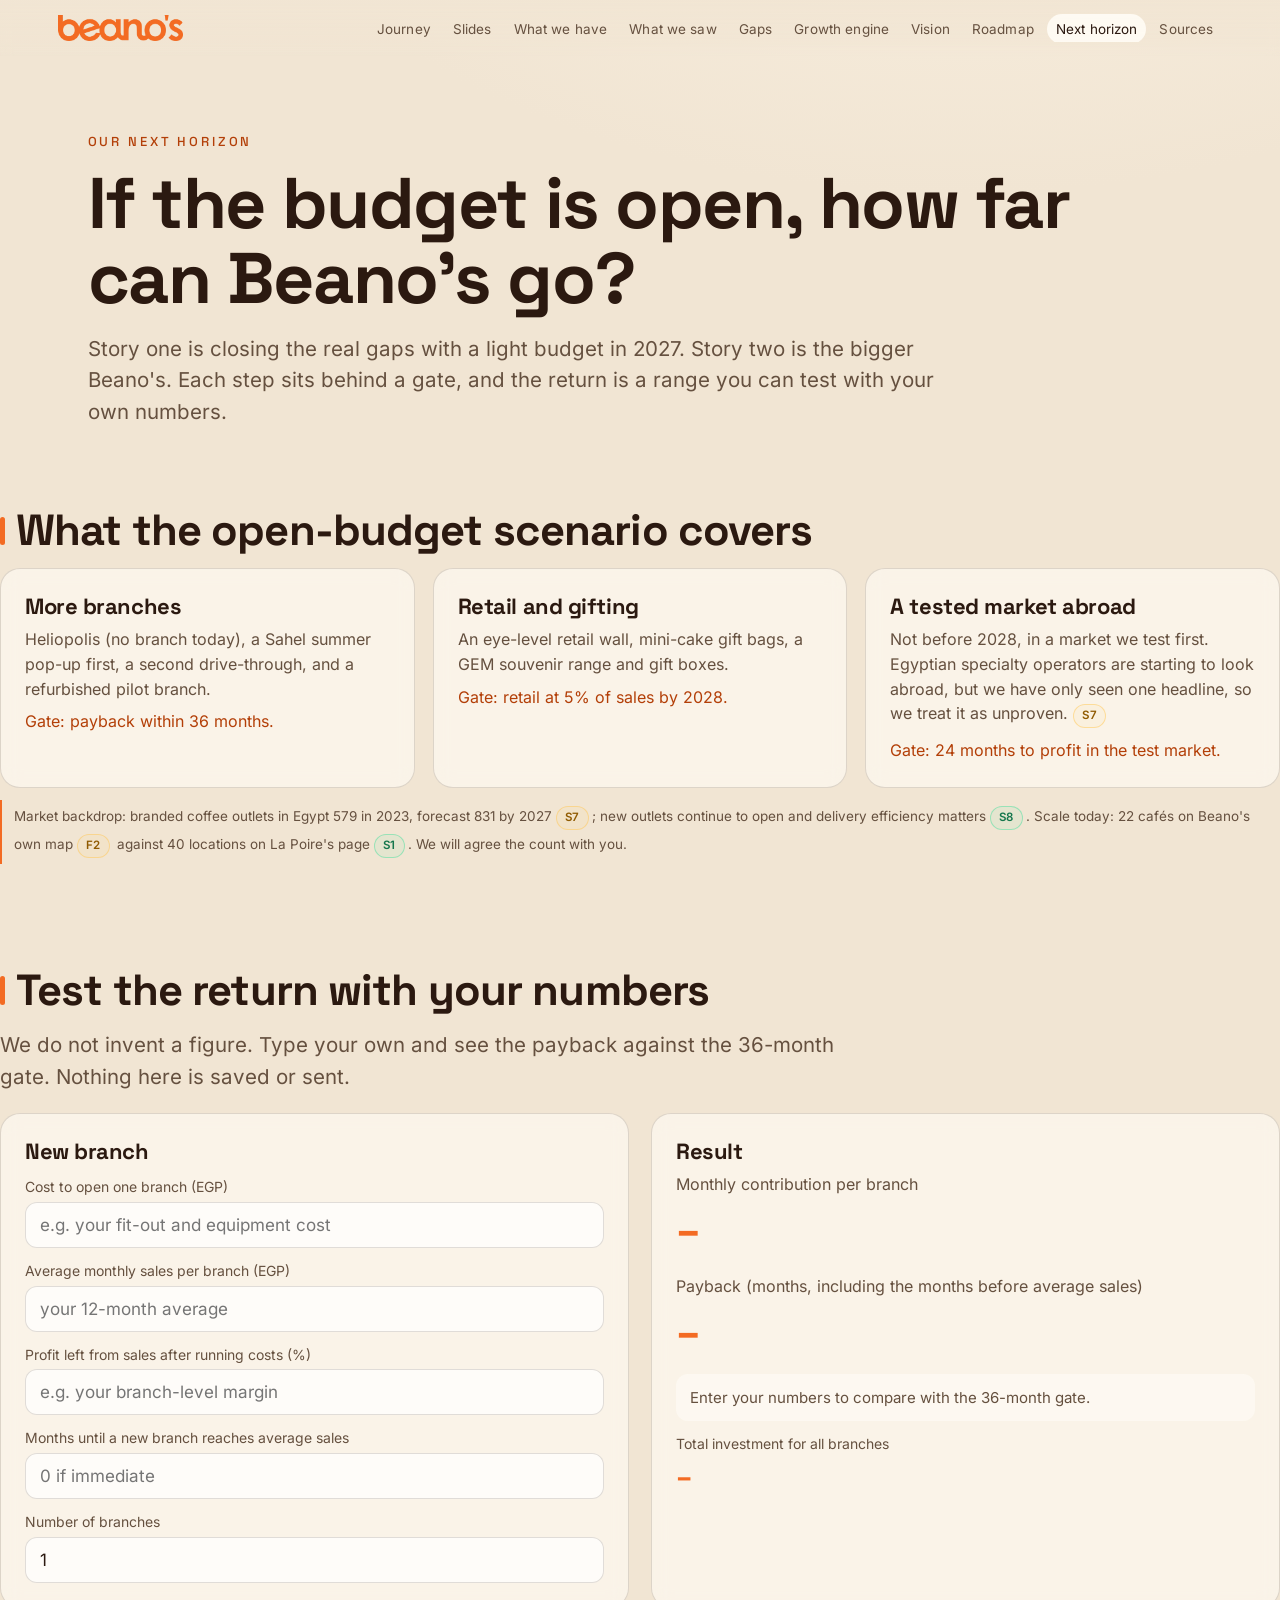
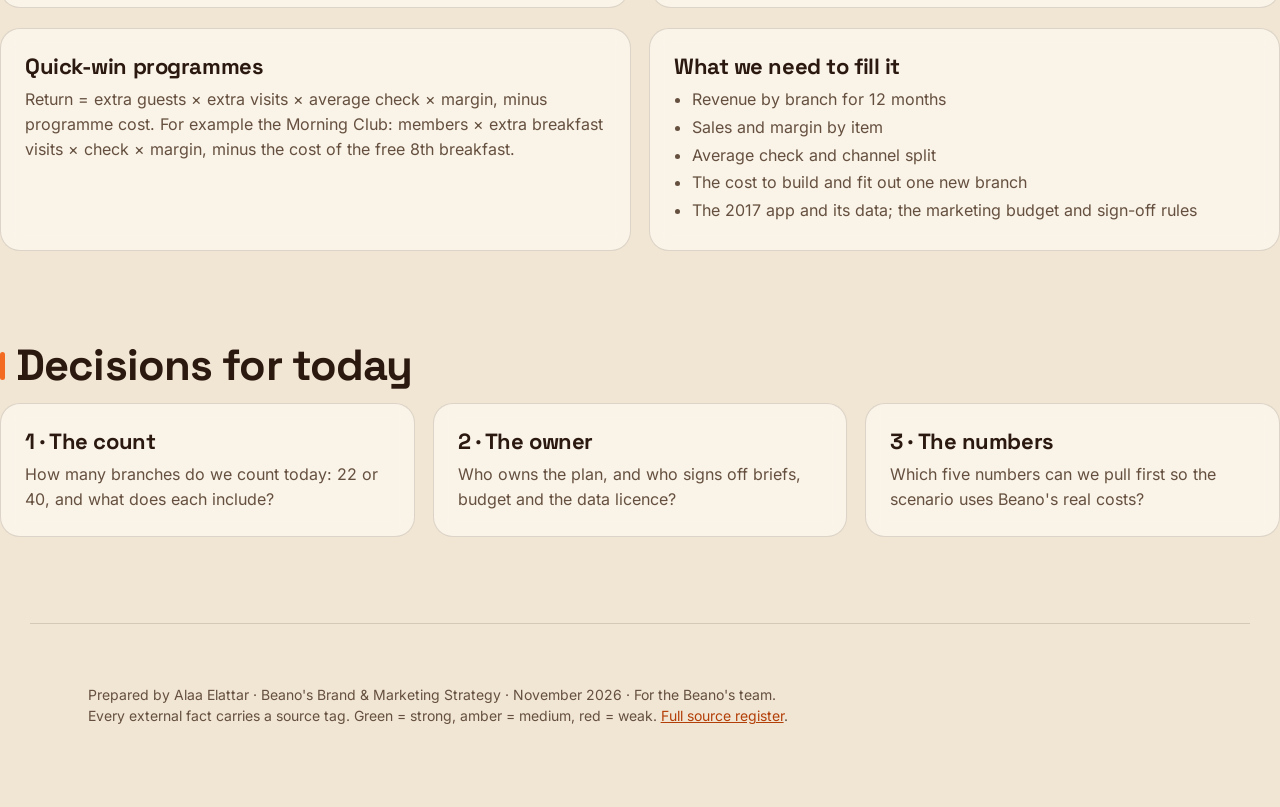
<file: horizon.html>
<!doctype html><html lang="en" class=""><head><meta charset="utf-8"><meta name="viewport" content="width=device-width,initial-scale=1">
<title>Next horizon · Beano's</title><meta name="robots" content="noindex,nofollow,noarchive"><meta name="theme-color" content="#F1E5D3">
<link rel="icon" href="img/beanos-logo-orange.webp"><link rel="stylesheet" href="css/style.css"></head><body>

<nav class="nav"><a class="logo" href="index.html" aria-label="Beano's pitch home"><img src="img/beanos-logo-orange.webp" alt="Beano's"></a><ul><li><a href="index.html" class="">Journey</a></li><li><a href="pitch.html" class="">Slides</a></li><li><a href="assets.html" class="">What we have</a></li><li><a href="observed.html" class="">What we saw</a></li><li><a href="gaps.html" class="">Gaps</a></li><li><a href="growth.html" class="">Growth engine</a></li><li><a href="vision.html" class="">Vision</a></li><li><a href="roadmap.html" class="">Roadmap</a></li><li><a href="horizon.html" class="on">Next horizon</a></li><li><a href="sources.html" class="">Sources</a></li></ul><span class="draft">For the Beano's team</span></nav>
<main><header class="page-head wrap"><div class="eyebrow">Our next horizon</div><h1>If the budget is open, how far can Beano's go?</h1><p class="lead">Story one is closing the real gaps with a light budget in 2027. Story two is the bigger Beano's. Each step sits behind a gate, and the return is a range you can test with your own numbers.</p></header>
<section class="wrap sec"><h2>What the open-budget scenario covers</h2><div class="grid g3"><div class="card"><h3>More branches</h3><p>Heliopolis (no branch today), a Sahel summer pop-up first, a second drive-through, and a refurbished pilot branch.</p><p style="margin-top:8px;color:var(--or2)">Gate: payback within 36 months.</p></div><div class="card"><h3>Retail and gifting</h3><p>An eye-level retail wall, mini-cake gift bags, a GEM souvenir range and gift boxes.</p><p style="margin-top:8px;color:var(--or2)">Gate: retail at 5% of sales by 2028.</p></div><div class="card"><h3>A tested market abroad</h3><p>Not before 2028, in a market we test first. Egyptian specialty operators are starting to look abroad, but we have only seen one headline, so we treat it as unproven. <a class="src Medium" href="sources.html#S7" title="World Coffee Portal: Value-focused cafés calling the shots in Egypt (Medium)">S7</a></p><p style="margin-top:8px;color:var(--or2)">Gate: 24 months to profit in the test market.</p></div></div>
<p class="note">Market backdrop: branded coffee outlets in Egypt 579 in 2023, forecast 831 by 2027 <a class="src Medium" href="sources.html#S7" title="World Coffee Portal: Value-focused cafés calling the shots in Egypt (Medium)">S7</a>; new outlets continue to open and delivery efficiency matters <a class="src Strong" href="sources.html#S8" title="Euromonitor: Cafés/Bars in Egypt (Mar 2026) (Strong)">S8</a>. Scale today: 22 cafés on Beano's own map <a class="src Medium" href="sources.html#F2" title="Beano&#x27;s own branch map (22 branches, Nov 2026) (Medium)">F2</a> against 40 locations on La Poire's page <a class="src Strong" href="sources.html#S1" title="La Poire Group: Beano&#x27;s Café brand page (Strong)">S1</a>. We will agree the count with you.</p></section>
<section class="wrap sec"><h2>Test the return with your numbers</h2><p class="lead" style="margin-bottom:20px">We do not invent a figure. Type your own and see the payback against the 36-month gate. Nothing here is saved or sent.</p>
<div class="calc"><div class="card"><h3>New branch</h3><label>Cost to open one branch (EGP)</label><input id="capex" type="number" min="0" placeholder="e.g. your fit-out and equipment cost"><label>Average monthly sales per branch (EGP)</label><input id="sales" type="number" min="0" placeholder="your 12-month average"><label>Profit left from sales after running costs (%)</label><input id="margin" type="number" min="0" max="100" placeholder="e.g. your branch-level margin"><label>Months until a new branch reaches average sales</label><input id="ramp" type="number" min="0" placeholder="0 if immediate"><label>Number of branches</label><input id="nb" type="number" min="1" value="1"></div>
<div class="card out"><h3>Result</h3><p style="color:var(--mut)">Monthly contribution per branch</p><b id="o1">–</b><p style="color:var(--mut);margin-top:12px">Payback (months, including the months before average sales)</p><b id="o2">–</b><div class="gate idle" id="o3">Enter your numbers to compare with the 36-month gate.</div><p style="color:var(--mut);margin-top:12px;font-size:14px">Total investment for all branches</p><b id="o4" style="font-size:28px">–</b></div></div>
<div class="grid g2" style="margin-top:20px"><div class="card"><h3>Quick-win programmes</h3><p>Return = extra guests × extra visits × average check × margin, minus programme cost. For example the Morning Club: members × extra breakfast visits × check × margin, minus the cost of the free 8th breakfast.</p></div><div class="card"><h3>What we need to fill it</h3><ul><li>Revenue by branch for 12 months</li><li>Sales and margin by item</li><li>Average check and channel split</li><li>The cost to build and fit out one new branch</li><li>The 2017 app and its data; the marketing budget and sign-off rules</li></ul></div></div></section>
<section class="wrap sec"><h2>Decisions for today</h2><div class="grid g3"><div class="card"><h3>1 · The count</h3><p>How many branches do we count today: 22 or 40, and what does each include?</p></div><div class="card"><h3>2 · The owner</h3><p>Who owns the plan, and who signs off briefs, budget and the data licence?</p></div><div class="card"><h3>3 · The numbers</h3><p>Which five numbers can we pull first so the scenario uses Beano's real costs?</p></div></div></section><footer class="foot wrap">Prepared by Alaa Elattar · Beano's Brand &amp; Marketing Strategy · November 2026 · For the Beano's team. <br>Every external fact carries a source tag. Green = strong, amber = medium, red = weak. <a href="sources.html" style="color:var(--or2);text-decoration:underline">Full source register</a>.</footer></main><script>const g=id=>document.getElementById(id),f=n=>Math.round(n).toLocaleString('en-US');
function calc(){const c=+g('capex').value,s=+g('sales').value,m=+g('margin').value/100,r=+g('ramp').value||0,n=+g('nb').value||1;
if(!c||!s||!m){g('o1').textContent='–';g('o2').textContent='–';g('o4').textContent='–';g('o3').className='gate idle';g('o3').textContent='Enter your numbers to compare with the 36-month gate.';return}
const mc=s*m;g('o1').textContent=f(mc)+' EGP';const pb=c/mc+r;g('o2').textContent=pb.toFixed(1)+' months';g('o4').textContent=f(c*n)+' EGP';
const ok=pb<=36;g('o3').className='gate '+(ok?'pass':'fail');g('o3').textContent=ok?'Within the 36-month gate: this step can go ahead.':'Outside the 36-month gate: pilot first or lower the cost.'}
document.querySelectorAll('.calc input').forEach(i=>i.oninput=calc)</script>
<script>window.__sceneMode="page"</script><script src="js/bundle.js"></script></body></html>
</file>
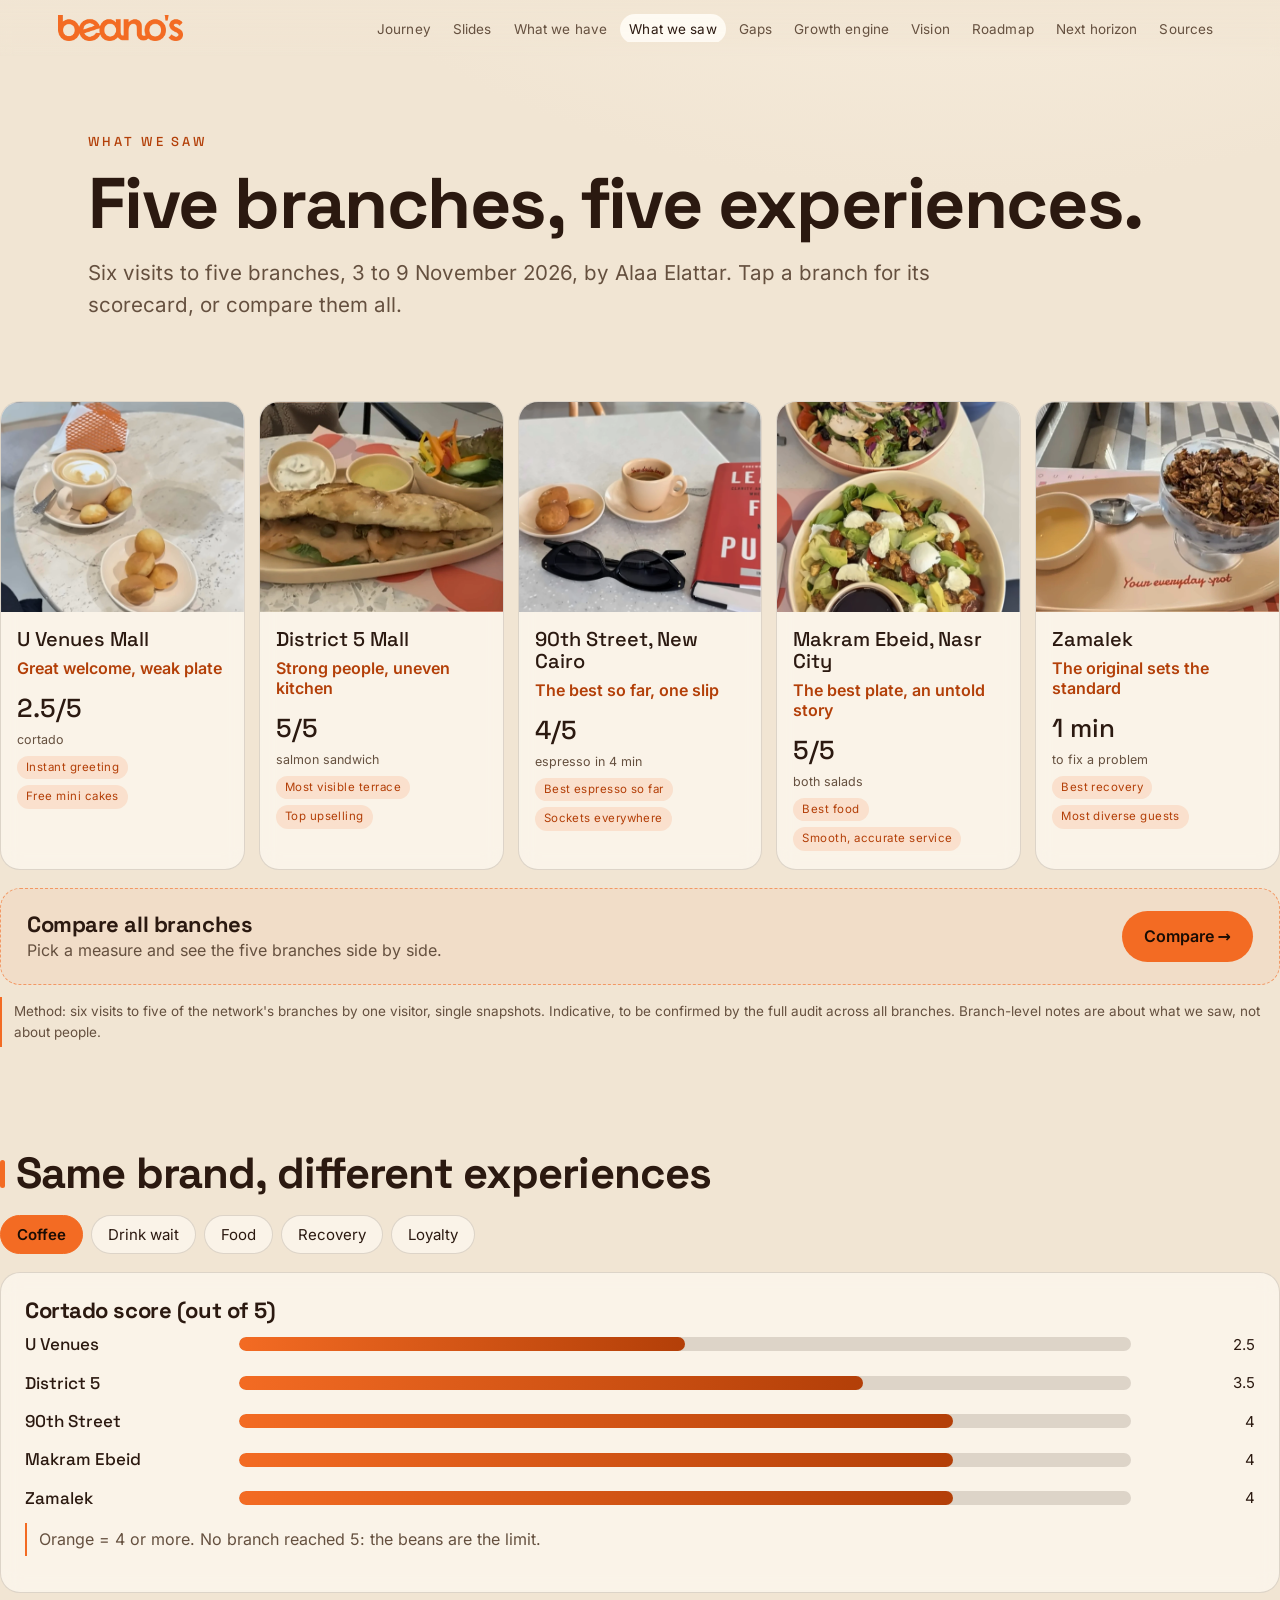
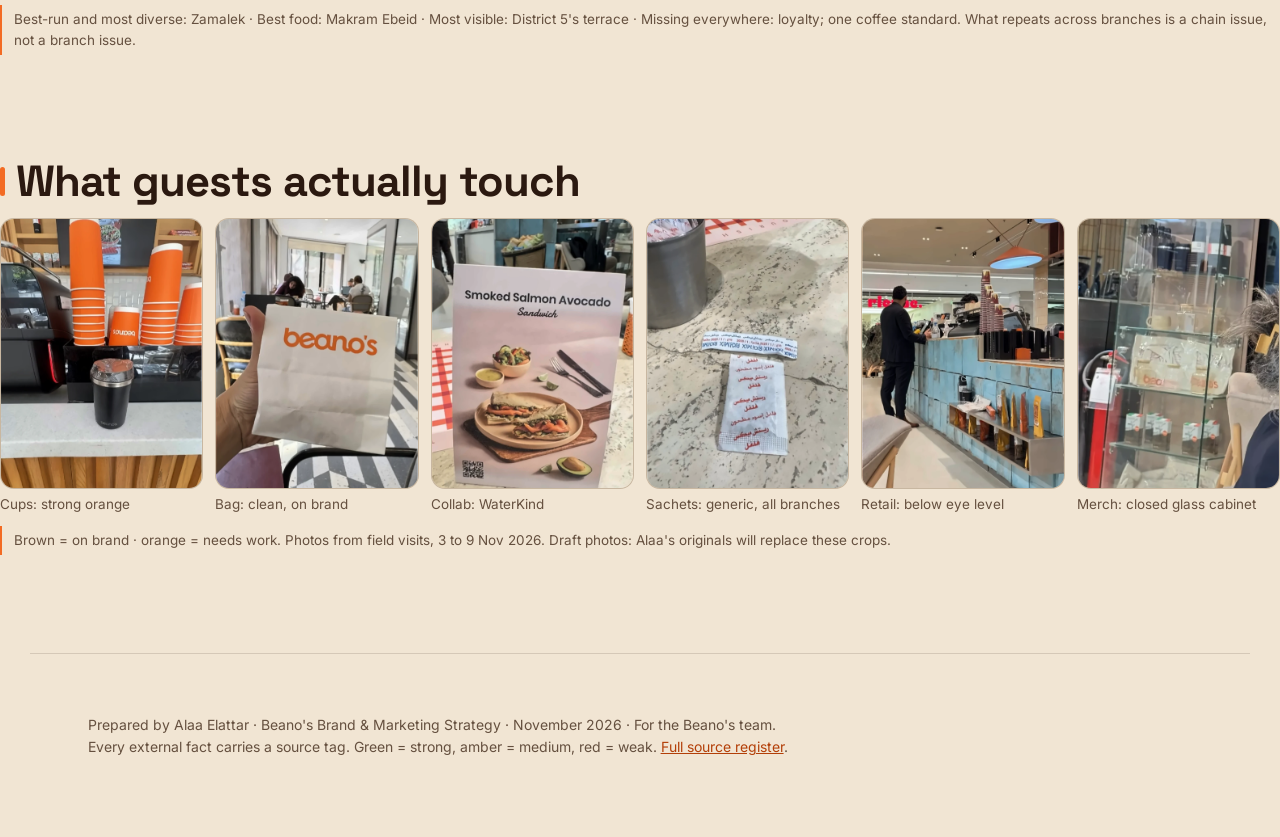
<file: observed.html>
<!doctype html><html lang="en" class=""><head><meta charset="utf-8"><meta name="viewport" content="width=device-width,initial-scale=1">
<title>What we saw · Beano's</title><meta name="robots" content="noindex,nofollow,noarchive"><meta name="theme-color" content="#F1E5D3">
<link rel="icon" href="img/beanos-logo-orange.webp"><link rel="stylesheet" href="css/style.css"></head><body>

<nav class="nav"><a class="logo" href="index.html" aria-label="Beano's pitch home"><img src="img/beanos-logo-orange.webp" alt="Beano's"></a><ul><li><a href="index.html" class="">Journey</a></li><li><a href="pitch.html" class="">Slides</a></li><li><a href="assets.html" class="">What we have</a></li><li><a href="observed.html" class="on">What we saw</a></li><li><a href="gaps.html" class="">Gaps</a></li><li><a href="growth.html" class="">Growth engine</a></li><li><a href="vision.html" class="">Vision</a></li><li><a href="roadmap.html" class="">Roadmap</a></li><li><a href="horizon.html" class="">Next horizon</a></li><li><a href="sources.html" class="">Sources</a></li></ul><span class="draft">For the Beano's team</span></nav>
<main><header class="page-head wrap"><div class="eyebrow">What we saw</div><h1>Five branches, five experiences.</h1><p class="lead">Six visits to five branches, 3 to 9 November 2026, by Alaa Elattar. Tap a branch for its scorecard, or compare them all.</p></header><section class="wrap sec"><div class="bcards"><div class="card bcard click" data-b="uvenues" tabindex="0"><div class="ph"><img src="img/uvenues-1.webp" alt="U Venues Mall"></div><div class="bd"><div class="nm">U Venues Mall</div><div class="hl">Great welcome, weak plate</div><div class="big">2.5/5<small>cortado</small></div><span class="badge">Instant greeting</span><span class="badge">Free mini cakes</span></div></div><div class="card bcard click" data-b="district5" tabindex="0"><div class="ph"><img src="img/district5-1.webp" alt="District 5 Mall"></div><div class="bd"><div class="nm">District 5 Mall</div><div class="hl">Strong people, uneven kitchen</div><div class="big">5/5<small>salmon sandwich</small></div><span class="badge">Most visible terrace</span><span class="badge">Top upselling</span></div></div><div class="card bcard click" data-b="ninety" tabindex="0"><div class="ph"><img src="img/ninety-1.webp" alt="90th Street, New Cairo"></div><div class="bd"><div class="nm">90th Street, New Cairo</div><div class="hl">The best so far, one slip</div><div class="big">4/5<small>espresso in 4 min</small></div><span class="badge">Best espresso so far</span><span class="badge">Sockets everywhere</span></div></div><div class="card bcard click" data-b="makram" tabindex="0"><div class="ph"><img src="img/makram-1.webp" alt="Makram Ebeid, Nasr City"></div><div class="bd"><div class="nm">Makram Ebeid, Nasr City</div><div class="hl">The best plate, an untold story</div><div class="big">5/5<small>both salads</small></div><span class="badge">Best food</span><span class="badge">Smooth, accurate service</span></div></div><div class="card bcard click" data-b="zamalek" tabindex="0"><div class="ph"><img src="img/zamalek-1.webp" alt="Zamalek"></div><div class="bd"><div class="nm">Zamalek</div><div class="hl">The original sets the standard</div><div class="big">1 min<small>to fix a problem</small></div><span class="badge">Best recovery</span><span class="badge">Most diverse guests</span></div></div></div>
<div class="compare-box" id="cmpgo"><div><h3 style="margin:0">Compare all branches</h3><p style="color:var(--mut);font-size:16px">Pick a measure and see the five branches side by side.</p></div><span class="btn">Compare →</span></div>
<p class="note">Method: six visits to five of the network's branches by one visitor, single snapshots. Indicative, to be confirmed by the full audit across all branches. Branch-level notes are about what we saw, not about people.</p></section>
<section class="wrap sec" id="compare"><h2>Same brand, different experiences</h2><div class="tabs" id="tabs"><button data-c="Coffee" class="on">Coffee</button><button data-c="Drink wait" class="">Drink wait</button><button data-c="Food" class="">Food</button><button data-c="Recovery" class="">Recovery</button><button data-c="Loyalty" class="">Loyalty</button></div><div class="card"><h3 id="ctitle"></h3><div class="cmp" id="cmp"></div><p class="note" id="cnote"></p></div>
<p class="note">Best-run and most diverse: Zamalek · Best food: Makram Ebeid · Most visible: District 5's terrace · Missing everywhere: loyalty; one coffee standard. What repeats across branches is a chain issue, not a branch issue.</p></section>
<section class="wrap sec"><h2>What guests actually touch</h2><div class="touch"><figure><div class="photo"><img src="img/touch-1.webp" alt="Cups: strong orange" loading="lazy"></div><figcaption>Cups: strong orange</figcaption></figure><figure><div class="photo"><img src="img/touch-2.webp" alt="Bag: clean, on brand" loading="lazy"></div><figcaption>Bag: clean, on brand</figcaption></figure><figure><div class="photo"><img src="img/touch-3.webp" alt="Collab: WaterKind" loading="lazy"></div><figcaption>Collab: WaterKind</figcaption></figure><figure><div class="photo"><img src="img/touch-4.webp" alt="Sachets: generic, all branches" loading="lazy"></div><figcaption>Sachets: generic, all branches</figcaption></figure><figure><div class="photo"><img src="img/touch-5.webp" alt="Retail: below eye level" loading="lazy"></div><figcaption>Retail: below eye level</figcaption></figure><figure><div class="photo"><img src="img/touch-6.webp" alt="Merch: closed glass cabinet" loading="lazy"></div><figcaption>Merch: closed glass cabinet</figcaption></figure></div><p class="note">Brown = on brand · orange = needs work. Photos from field visits, 3 to 9 Nov 2026. Draft photos: Alaa's originals will replace these crops.</p></section>
<div class="shade" id="shade"></div><aside class="drawer" id="drawer" aria-hidden="true"><button class="x" id="dx" aria-label="Close">×</button><div id="dbody"></div></aside><footer class="foot wrap">Prepared by Alaa Elattar · Beano's Brand &amp; Marketing Strategy · November 2026 · For the Beano's team. <br>Every external fact carries a source tag. Green = strong, amber = medium, red = weak. <a href="sources.html" style="color:var(--or2);text-decoration:underline">Full source register</a>.</footer></main><script>const D={"BR": {"uvenues": {"name": "U Venues Mall", "when": "Tue 3 Nov 2026, 1:58 to 2:35 pm \u00b7 lunch, alone", "hl": "Great welcome, weak plate", "big": ["2.5/5", "cortado"], "badges": ["Instant greeting", "Free mini cakes"], "photos": ["uvenues-1", "uvenues-2"], "rows": [["First impression", "Open space; only 2 corner-column signs, none above the counter", "Gap"], ["Branding", "Strong look (4.8/5); generic sachets", "Strong"], ["Atmosphere", "Comfortable seats; mall music, not ours", "Mixed"], ["Service", "Instant greeting; pairing offered; check-ins", "Strong"], ["Product", "Cortado 2.5, eggs 3.5, chia bowl 2.5 (old)", "Gap"], ["Experience", "Unclear where to order; bill in 4 min", "Mixed"], ["Audience", "Laptop workers; mothers with prams", "Info"], ["Marketing", "WaterKind tent; no loyalty mention", "Mixed"]], "foot": "Bill 901.60 EGP, accurate 12% service \u00b7 would recommend 7/10", "dishes": [["Cortado", "2.5/5 \u00b7 110 EGP", "Right ratio, but burnt and bitter. Free mini cakes: a kind touch."], ["Salmon eggs", "3.5/5 \u00b7 425 EGP \u00b7 20 min", "Eggs done right; sauce flat; bread moist and crumbly."], ["Spirulina bowl", "2.5/5 \u00b7 270 EGP", "Vivid and postable, but granola and yogurt tasted old."]], "copy": "Copy: the instant greeting and the pairing offer.", "fix": "Fix: plating, product facts, a sign above the counter.", "revisit": true}, "district5": {"name": "District 5 Mall", "when": "Sat 7 Nov 2026, from 4 pm \u00b7 family visit", "hl": "Strong people, uneven kitchen", "big": ["5/5", "salmon sandwich"], "badges": ["Most visible terrace", "Top upselling"], "photos": ["district5-1", "district5-2"], "rows": [["First impression", "Busy terrace under branded umbrellas", "Strong"], ["Branding", "Branded mugs, retail; mixed pack styles", "Mixed"], ["Atmosphere", "Lively family crowd; sockets at edges", "Mixed"], ["Service", "Manager's upselling top; hard to flag the waiter", "Mixed"], ["Product", "Salmon sandwich 5/5; cortado 3.5; oily wrap", "Mixed"], ["Experience", "Food 18 min; cortado 10; remake 15", "Mixed"], ["Audience", "Families with children; no kids' menu", "Info"], ["Marketing", "Thermal-cup upsell; cake pre-orders", "Mixed"]], "foot": "Bill 1,537.59 EGP (3.19 EGP over 12%) \u00b7 cold cuts served as \u201creal turkey\u201d \u00b7 manager Mahmoud Hamed: top upselling, knows every product", "dishes": [["Cortado", "3.5/5 \u00b7 110 EGP \u00b7 10 min", "Better than U Venues; the espresso still needs work."], ["Salmon sandwich", "5/5 \u00b7 405 EGP \u00b7 18 min", "Fresh salmon and bread; dark, bitter avocado, remade in 15 min."], ["Taquitos", "310 EGP", "Oily; cold cuts, though staff said fresh turkey."], ["Spirulina bowl", "270 EGP \u00b7 18 min", "Fresher granola; no chia, slightly soggy."]], "copy": "Copy: the manager's upselling and product knowledge.", "fix": "Fix: kitchen consistency and a kids' menu.", "spotlight": true}, "ninety": {"name": "90th Street, New Cairo", "when": "Sun 8 Nov 2026, from 11:20 am \u00b7 morning", "hl": "The best so far, one slip", "big": ["4/5", "espresso in 4 min"], "badges": ["Best espresso so far", "Sockets everywhere"], "photos": ["ninety-1", "ninety-2"], "rows": [["First impression", "Street level in an office tower; Arabic sign", "Strong"], ["Branding", "Orange cups, mugs, retail shelf", "Strong"], ["Atmosphere", "Large, calm, prayer room; music 5 min late", "Mixed"], ["Service", "Recommended a smoothie; one drink forgotten", "Mixed"], ["Product", "Espresso 4/5, best so far; tasty mini cakes", "Strong"], ["Experience", "Espresso in 4 min; sockets everywhere", "Strong"], ["Audience", "Office workers on laptops", "Info"], ["Marketing", "Thermal cup 560 EGP; no loyalty mention", "Mixed"]], "foot": "Coconut water forgotten for 32 min \u00b7 beans still need work", "dishes": [], "copy": "Copy: the calm layout, the speed and the prayer room.", "fix": "Fix: the forgotten drink and the loyalty mention."}, "makram": {"name": "Makram Ebeid, Nasr City", "when": "Sun 8 Nov 2026, from 3:46 pm \u00b7 afternoon", "hl": "The best plate, an untold story", "big": ["5/5", "both salads"], "badges": ["Best food", "Smooth, accurate service"], "photos": ["makram-1", "makram-2"], "rows": [["First impression", "Long-running street branch, open by 2013", "Strong"], ["Branding", "Orange table items; branded bag and cutlery", "Strong"], ["Atmosphere", "Calm afternoon; some worn table edges", "Mixed"], ["Service", "Smooth and accurate; nothing forgotten", "Strong"], ["Product", "Cortado 4/5; both salads 5/5", "Strong"], ["Experience", "Salads in 17 min; cortado in 3 min", "Strong"], ["Audience", "Quiet afternoon; solo guests", "Info"], ["Marketing", "Feedback QR on receipt; no loyalty", "Mixed"]], "foot": "Bill 907.20 EGP, exact 12% service \u00b7 staff didn't know when the branch opened \u00b7 earliest review: Feb 2013", "dishes": [], "copy": "Copy: accuracy and nothing forgotten.", "fix": "Fix: tell this branch's story (open since at least 2013) and add loyalty."}, "zamalek": {"name": "Zamalek", "when": "Mon 9 Nov 2026, from 11:26 am \u00b7 late morning \u00b7 El Sheikh El Marsafy Sq.", "hl": "The original sets the standard", "big": ["1 min", "to fix a problem"], "badges": ["Best recovery", "Most diverse guests"], "photos": ["zamalek-1", "zamalek-2"], "rows": [["First impression", "The first Beano's (2000), redesigned", "Strong"], ["Branding", "Seasonal winter cup; branded bags", "Strong"], ["Atmosphere", "Bright; laptop workers and athletes", "Strong"], ["Service", "Honest product answers; fixes in 1 min", "Strong"], ["Product", "Pudding 4.7, omelette 4.5, cortado 4", "Strong"], ["Experience", "Cortado in 3 min; food in 13 min", "Strong"], ["Audience", "Most diverse: athletes, mothers and kids, workers, students, casual coffee", "Info"], ["Marketing", "Feedback QR on receipt; no loyalty", "Mixed"]], "foot": "Bill 772.80 EGP, exact 12% service \u00b7 first branch, open since 2000 (branch manager)", "dishes": [], "copy": "Copy: honest answers and fast fixes.", "fix": "Fix: add a loyalty mention."}}, "REV": {"when": "Mon 9 Nov 2026, from 2:51 pm \u00b7 revisit", "hl": "Better cup, same service gaps", "rows": [["Order taken", "Instant greeting, then 14 min until the order was taken", "Gap"], ["Recommending", "Suggested the low-priced Caesar; upsell only on sides", "Gap"], ["Speed", "Salad 10 min; drinks 13 min, after the food", "Mixed"], ["Plating", "Tuna salad drowned in dressing; colours hidden", "Gap"], ["Product facts", "Said \u201cbarbecue sauce\u201d; it's paprika, jalape\u00f1o unmentioned", "Gap"], ["Attention", "No table check; manager on the phone", "Gap"], ["Requests", "Ashtray forgotten 30 min, came dirty", "Gap"], ["Brand details", "Seasonal cups; mini cake with the coffee", "Strong"], ["Retail", "Shelf below eye level; merch in a closed glass cabinet", "Gap"]], "foot": "Tuna jalape\u00f1o salad, Golden Healer, cortado \u00b7 bill 604.80 EGP, exact 12% \u00b7 all-day breakfast never mentioned", "photos": ["uvenues-revisit-1", "uvenues-revisit-2"]}, "CMP": {"Coffee": {"title": "Cortado score (out of 5)", "max": 5, "rows": [["U Venues", 2.5, "2.5"], ["District 5", 3.5, "3.5"], ["90th Street", 4, "4"], ["Makram Ebeid", 4, "4"], ["Zamalek", 4, "4"]], "note": "Orange = 4 or more. No branch reached 5: the beans are the limit."}, "Drink wait": {"title": "Drink wait (minutes; target 5 or less)", "max": 14, "rows": [["U Venues, visit 2", 13, "13 min"], ["District 5", 10, "10 min"], ["90th Street", 4, "4 min"], ["Makram Ebeid", 3, "3 min"], ["Zamalek", 3, "3 min"]], "note": "Orange = on target. Speed depends on the branch, not the recipe."}, "Food": {"title": "Food score (out of 5)", "max": 5, "rows": [["U Venues", 3.5, "2.5 to 3.5/5"], ["District 5", 5, "Up to 5/5"], ["90th Street", 0, "Not tested"], ["Makram Ebeid", 5, "5/5"], ["Zamalek", 4.7, "4.5 to 4.7/5"]], "note": "Best food: Makram Ebeid."}, "Recovery": {"title": "Time to recover from a miss (minutes)", "max": 35, "rows": [["U Venues", 30, "Ashtray 30 min"], ["District 5", 15, "15 min"], ["90th Street", 33, "Chased, 33 min"], ["Makram Ebeid", 0, "Not needed"], ["Zamalek", 1, "1 min"]], "note": "Best recovery: Zamalek."}, "Loyalty": {"title": "Was loyalty mentioned?", "max": 1, "rows": [["U Venues", 0, "No"], ["District 5", 0, "No"], ["90th Street", 0, "No"], ["Makram Ebeid", 0, "No"], ["Zamalek", 0, "No"]], "note": "Missing everywhere: loyalty; one coffee standard."}}};
const $=s=>document.querySelector(s);
function rows(r){return '<table class="t"><tr><th>Area</th><th>What we saw</th><th>Verdict</th></tr>'+r.map(x=>`<tr><td>${x[0]}</td><td class="m">${x[1]}</td><td><span class="v ${x[2]}">${x[2]=="Info"?"Guests":x[2]}</span></td></tr>`).join('')+'</table>'}
function gal(p){return '<div class="pgal">'+p.map(i=>`<div class="photo"><img src="img/${i}.webp" alt=""></div>`).join('')+'</div>'}
function open_(k){const b=D.BR[k];let h=`<div class="eyebrow">${b.when}</div><h2>${b.name}</h2><p style="font-family:var(--hd);font-size:24px;color:var(--or2);margin-bottom:12px">${b.hl}</p>${gal(b.photos)}${rows(b.rows)}<p class="note">${b.foot}</p>`;
 if(b.dishes.length){h+='<h3 style="margin-top:22px">Dish notes</h3>'+b.dishes.map(d=>`<div class="card" style="padding:14px 18px;margin:8px 0"><b>${d[0]}</b> · <span style="color:var(--or2)">${d[1]}</span><p>${d[2]}</p></div>`).join('')}
 if(b.revisit){const r=D.REV;h+=`<h3 style="margin-top:26px">Revisit · ${r.when}</h3><p style="font-family:var(--hd);font-size:22px;color:var(--or2);margin:6px 0 10px">${r.hl}</p>${gal(r.photos)}${rows(r.rows)}<p class="note">${r.foot}</p>`}
 if(b.spotlight){h+='<div class="card" style="margin-top:22px;border-color:var(--or)"><h3>The standard to copy</h3><p>The District 5 manager did what we want every branch to do: real upselling (sold the 560 EGP thermal cup, the only retail sale we saw in six visits), knew every product, and read the table by offering small wraps for the children. What we will do: make him a trainer for the Service Playbook and recognise him first in the monthly awards.</p></div>'}
 h+=`<div class="grid g2" style="margin-top:22px"><div class="card"><h3>Copy this</h3><p>${b.copy.replace('Copy: ','')}</p></div><div class="card"><h3>Fix this</h3><p>${b.fix.replace('Fix: ','')}</p></div></div>`;
 $('#dbody').innerHTML=h;$('#drawer').classList.add('on');$('#shade').classList.add('on');$('#drawer').scrollTop=0}
function close_(){$('#drawer').classList.remove('on');$('#shade').classList.remove('on')}
document.querySelectorAll('.bcard').forEach(c=>{c.onclick=()=>open_(c.dataset.b);c.onkeydown=e=>{if(e.key=='Enter')open_(c.dataset.b)}});
$('#dx').onclick=close_;$('#shade').onclick=close_;addEventListener('keydown',e=>{if(e.key=='Escape')close_()});
function cmp(k){const c=D.CMP[k];$('#ctitle').textContent=c.title;$('#cnote').textContent=c.note;$('#cmp').innerHTML=c.rows.map(r=>`<div class="row"><div class="l">${r[0]}</div><div class="bar"><i data-w="${c.max?Math.max(r[1]/c.max*100,r[1]?4:0):0}"></i></div><div class="val">${r[2]}</div></div>`).join('');requestAnimationFrame(()=>document.querySelectorAll('#cmp i').forEach(i=>i.style.width=i.dataset.w+'%'))}
document.querySelectorAll('#tabs button').forEach(b=>b.onclick=()=>{document.querySelectorAll('#tabs button').forEach(x=>x.classList.remove('on'));b.classList.add('on');cmp(b.dataset.c)});
$('#cmpgo').onclick=()=>$('#compare').scrollIntoView({behavior:'smooth'});cmp('Coffee');
if(location.hash.startsWith('#b-')){open_(location.hash.slice(3))}</script>
<script>window.__sceneMode="page"</script><script src="js/bundle.js"></script></body></html>
</file>
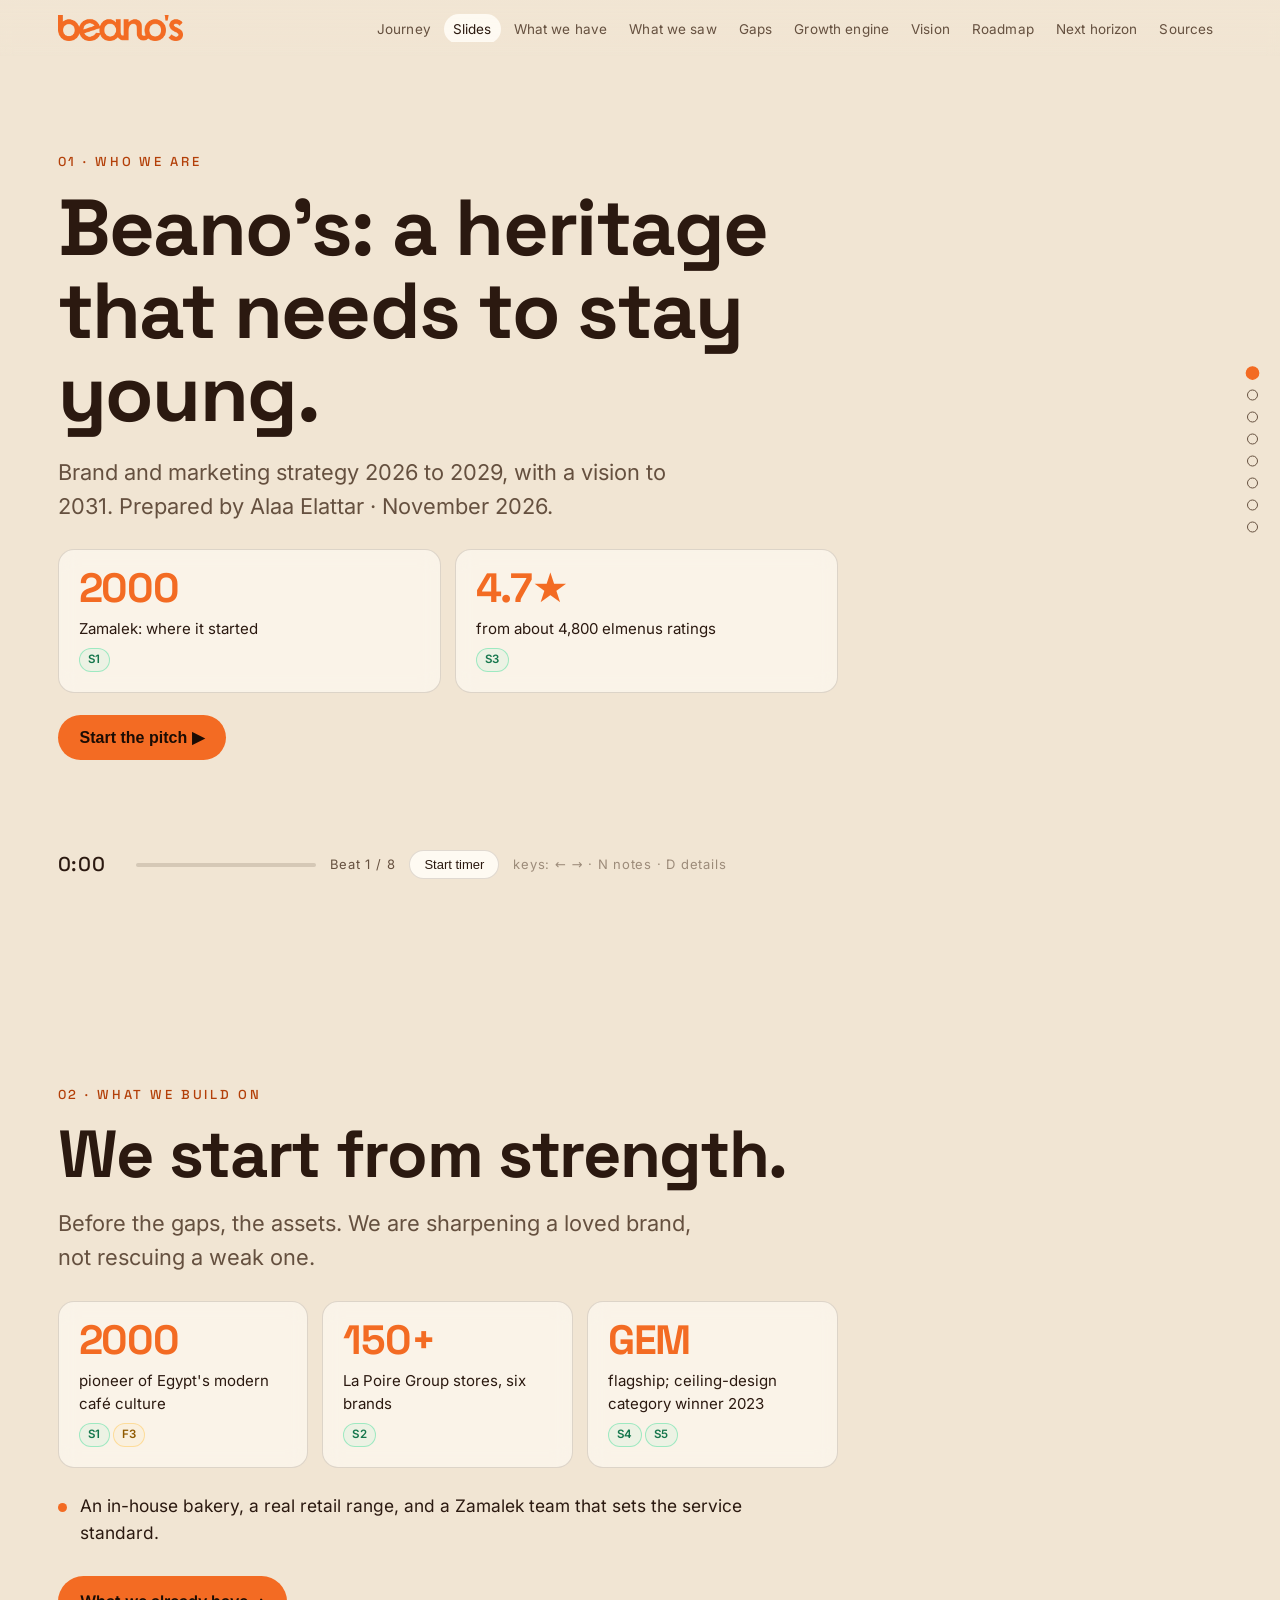
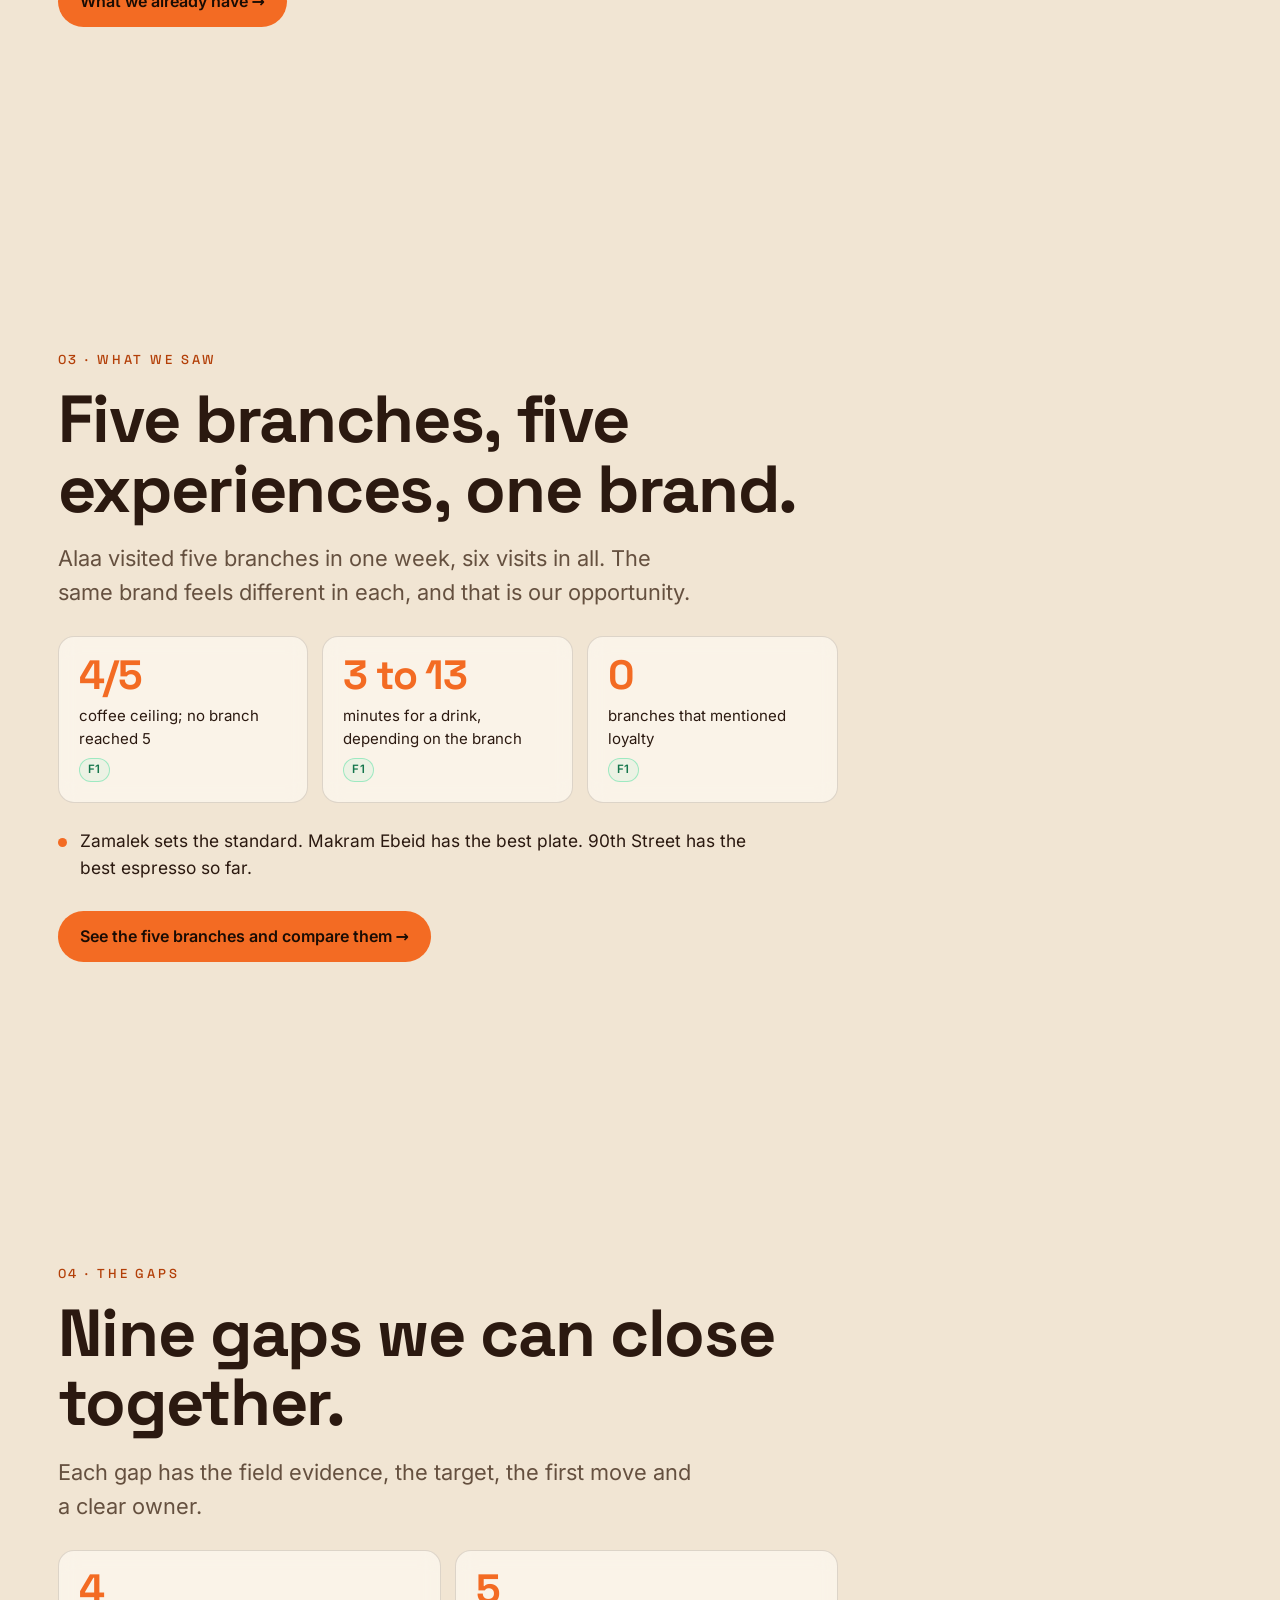
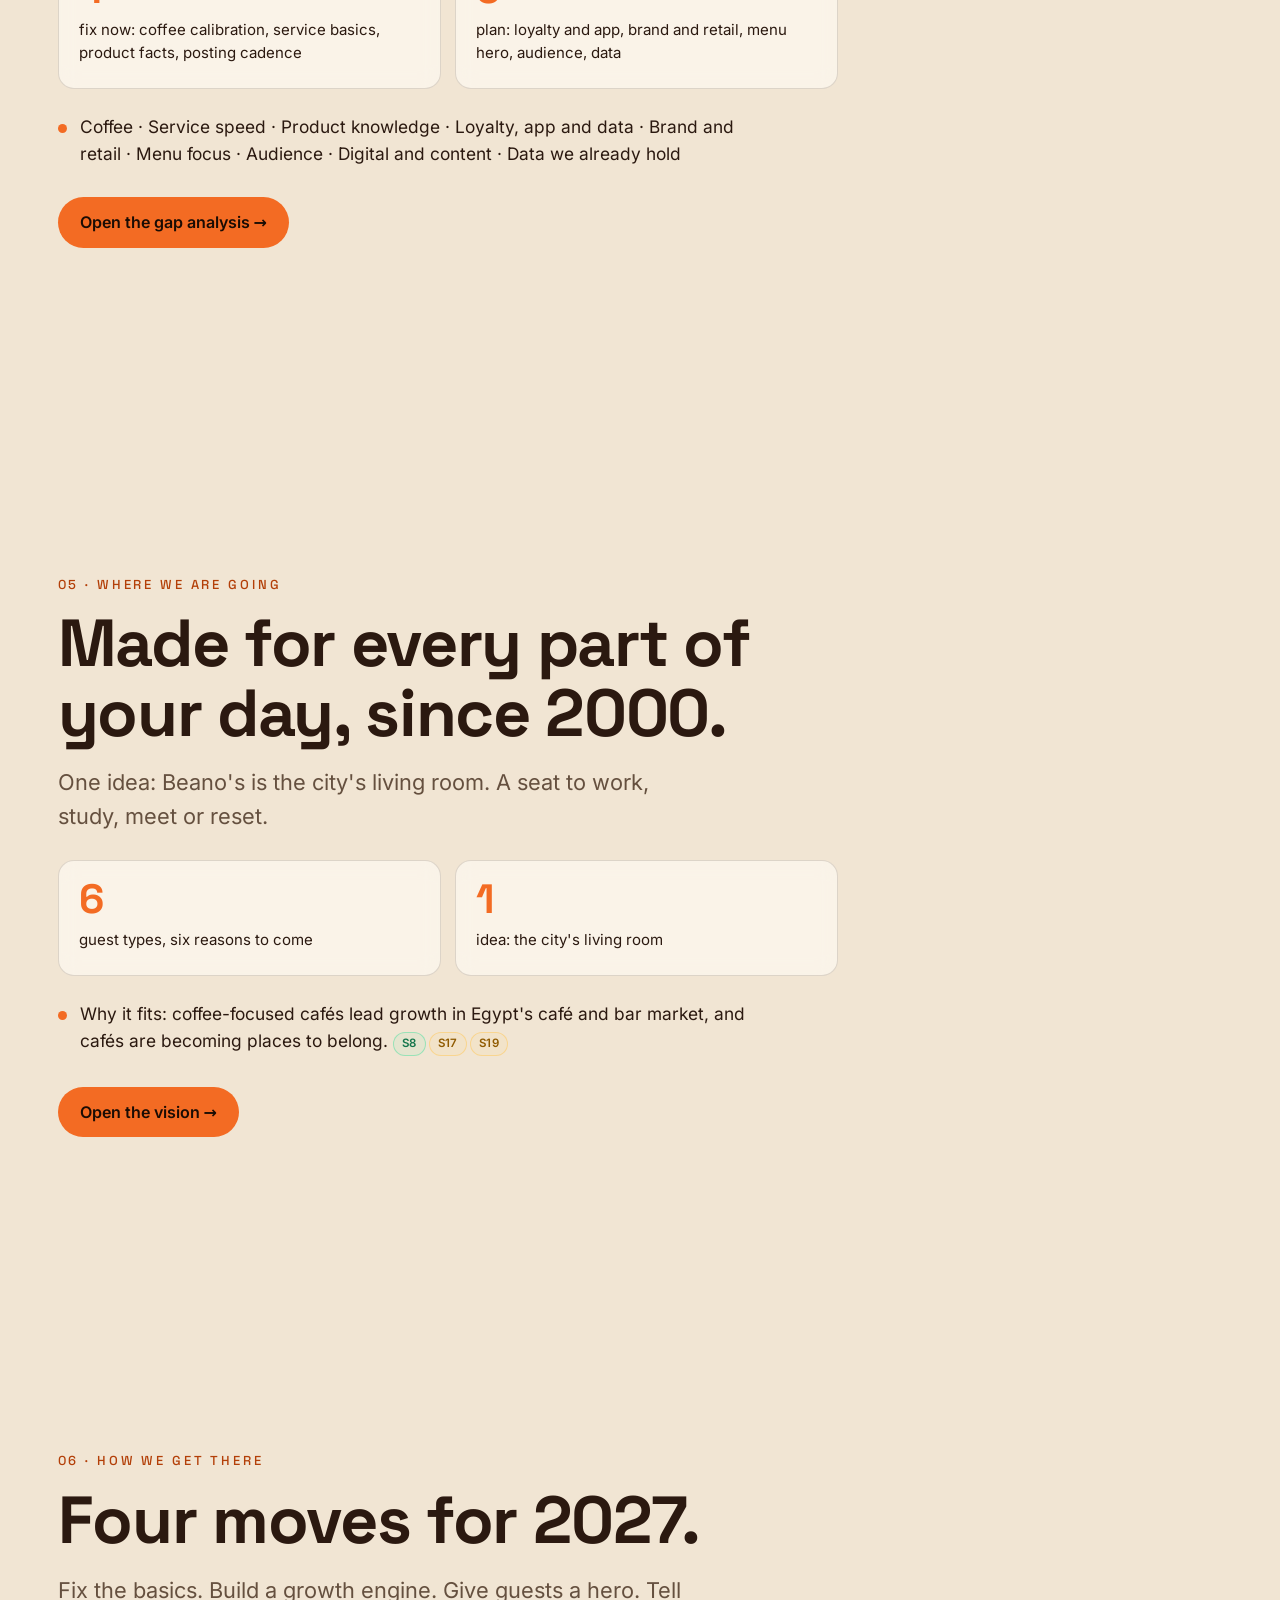
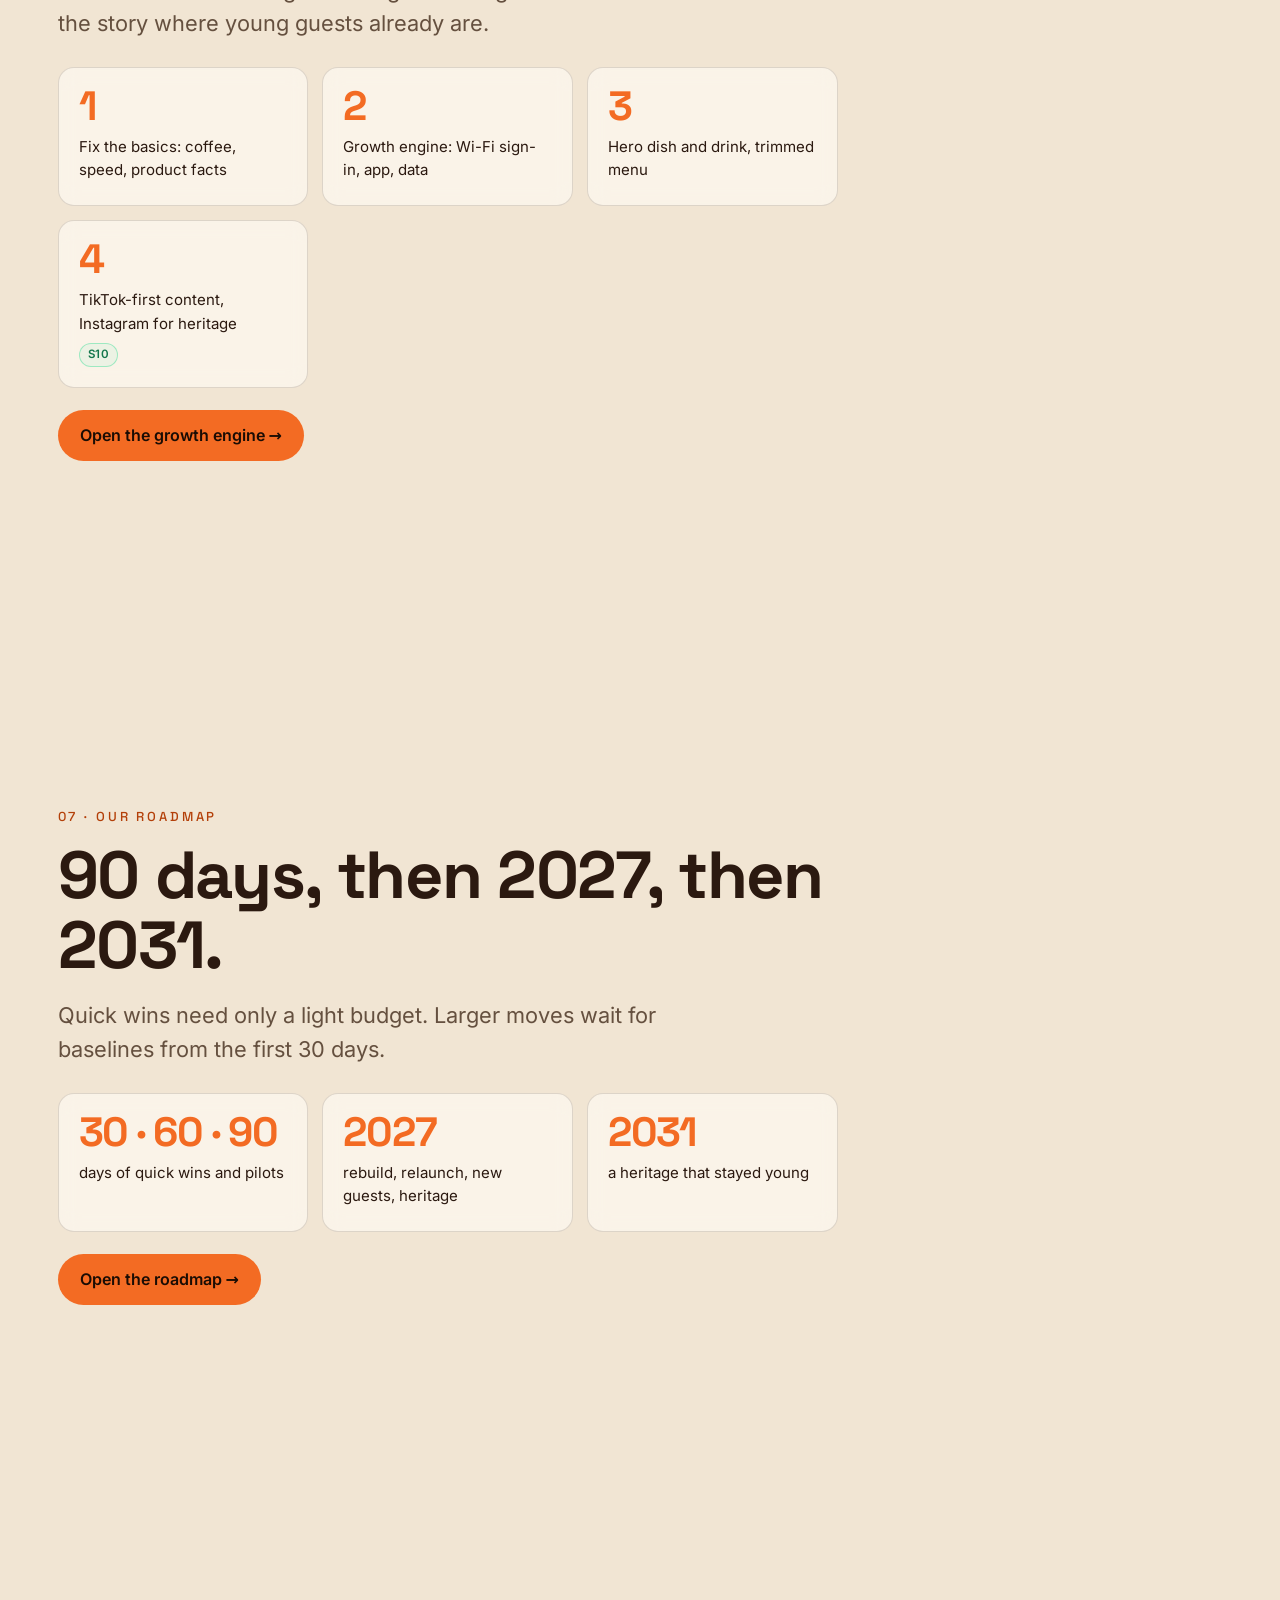
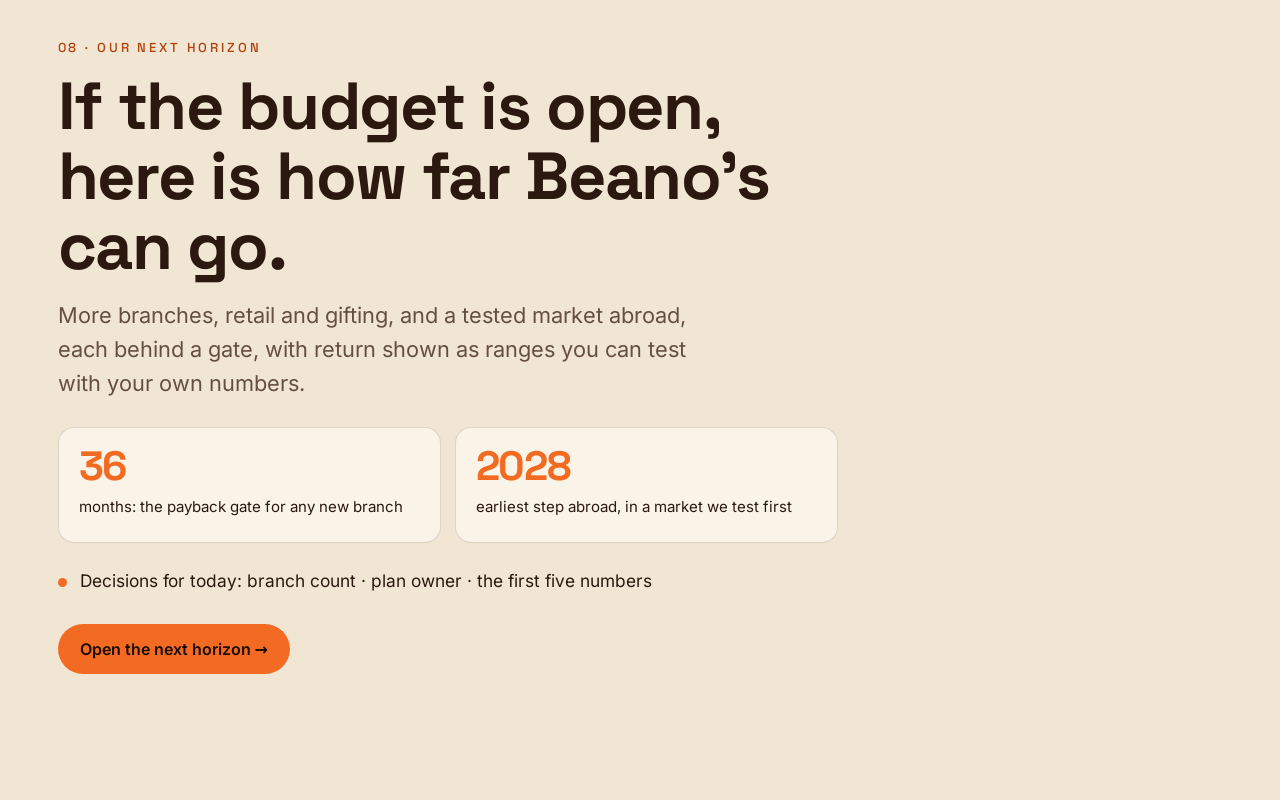
<file: pitch.html>
<!doctype html><html lang="en" class="pitch"><head><meta charset="utf-8"><meta name="viewport" content="width=device-width,initial-scale=1">
<title>Slides · Beano's</title><meta name="robots" content="noindex,nofollow,noarchive"><meta name="theme-color" content="#F1E5D3">
<link rel="icon" href="img/beanos-logo-orange.webp"><link rel="stylesheet" href="css/style.css"></head><body>

<nav class="nav"><a class="logo" href="index.html" aria-label="Beano's pitch home"><img src="img/beanos-logo-orange.webp" alt="Beano's"></a><ul><li><a href="index.html" class="">Journey</a></li><li><a href="pitch.html" class="on">Slides</a></li><li><a href="assets.html" class="">What we have</a></li><li><a href="observed.html" class="">What we saw</a></li><li><a href="gaps.html" class="">Gaps</a></li><li><a href="growth.html" class="">Growth engine</a></li><li><a href="vision.html" class="">Vision</a></li><li><a href="roadmap.html" class="">Roadmap</a></li><li><a href="horizon.html" class="">Next horizon</a></li><li><a href="sources.html" class="">Sources</a></li></ul><span class="draft">For the Beano's team</span></nav>
<main><section class="beat" id="b1" data-say="Beano&#x27;s helped start Egypt&#x27;s modern café culture. Our job is to keep it young for the next generation without losing the guests who grew up with it."><div class="in"><div class="eyebrow">01 · Who we are</div><h1>Beano's: a heritage that needs to stay young.</h1><p class="sub">Brand and marketing strategy 2026 to 2029, with a vision to 2031. Prepared by Alaa Elattar · November 2026.</p><div class="stats"><div class="stat"><b>2000</b><span>Zamalek: where it started</span><small><a class="src Strong" href="sources.html#S1" title="La Poire Group: Beano&#x27;s Café brand page (Strong)">S1</a></small></div><div class="stat"><b>4.7★</b><span>from about 4,800 elmenus ratings</span><small><a class="src Strong" href="sources.html#S3" title="elmenus: Beano&#x27;s Café (Strong)">S3</a></small></div></div><ul class="pts"></ul><div class="cta"><button class="btn" id="tstart2" onclick="document.getElementById('tstart').click()">Start the pitch ▶</button></div></div></section><section class="beat" id="b2" data-say="Heritage since 2000, a loyal base, the GEM flagship, and La Poire Group behind us: bakery, manufacturing, 150+ stores."><div class="in"><div class="eyebrow">02 · What we build on</div><h2 class="big">We start from strength.</h2><p class="sub">Before the gaps, the assets. We are sharpening a loved brand, not rescuing a weak one.</p><div class="stats"><div class="stat"><b>2000</b><span>pioneer of Egypt's modern café culture</span><small><a class="src Strong" href="sources.html#S1" title="La Poire Group: Beano&#x27;s Café brand page (Strong)">S1</a><a class="src Medium" href="sources.html#F3" title="Zamalek branch manager on the first branch opening in 2000 (Medium)">F3</a></small></div><div class="stat"><b>150+</b><span>La Poire Group stores, six brands</span><small><a class="src Strong" href="sources.html#S2" title="La Poire Group: About us (Strong)">S2</a></small></div><div class="stat"><b>GEM</b><span>flagship; ceiling-design category winner 2023</span><small><a class="src Strong" href="sources.html#S4" title="ArchDaily: Beano&#x27;s Café (GEM) by SHEWEKAR Design Studio (Strong)">S4</a><a class="src Strong" href="sources.html#S5" title="Restaurant &amp; Bar Design Awards: Beano&#x27;s at GEM (Strong)">S5</a></small></div></div><ul class="pts"><li>An in-house bakery, a real retail range, and a Zamalek team that sets the service standard.</li></ul><div class="cta"><a class="btn" href="assets.html">What we already have →</a></div></div></section><section class="beat" id="b3" data-say="Three patterns repeat across branches: coffee stops at 4 out of 5, drink waits range from 3 to 13 minutes, and loyalty was not mentioned anywhere."><div class="in"><div class="eyebrow">03 · What we saw</div><h2 class="big">Five branches, five experiences, one brand.</h2><p class="sub">Alaa visited five branches in one week, six visits in all. The same brand feels different in each, and that is our opportunity.</p><div class="stats"><div class="stat"><b>4/5</b><span>coffee ceiling; no branch reached 5</span><small><a class="src Strong" href="sources.html#F1" title="Alaa Elattar&#x27;s field visits, 3 to 9 Nov 2026 (six visits, five branches: receipts, photos, videos, scores) (Strong)">F1</a></small></div><div class="stat"><b>3 to 13</b><span>minutes for a drink, depending on the branch</span><small><a class="src Strong" href="sources.html#F1" title="Alaa Elattar&#x27;s field visits, 3 to 9 Nov 2026 (six visits, five branches: receipts, photos, videos, scores) (Strong)">F1</a></small></div><div class="stat"><b>0</b><span>branches that mentioned loyalty</span><small><a class="src Strong" href="sources.html#F1" title="Alaa Elattar&#x27;s field visits, 3 to 9 Nov 2026 (six visits, five branches: receipts, photos, videos, scores) (Strong)">F1</a></small></div></div><ul class="pts"><li>Zamalek sets the standard. Makram Ebeid has the best plate. 90th Street has the best espresso so far.</li></ul><div class="cta"><a class="btn" href="observed.html">See the five branches and compare them →</a></div></div></section><section class="beat" id="b4" data-say="The survey gave us nine clear gaps. For each one we know what we saw, where we want to be and the first move. Most start with no budget."><div class="in"><div class="eyebrow">04 · The gaps</div><h2 class="big">Nine gaps we can close together.</h2><p class="sub">Each gap has the field evidence, the target, the first move and a clear owner.</p><div class="stats"><div class="stat"><b>4</b><span>fix now: coffee calibration, service basics, product facts, posting cadence</span><small></small></div><div class="stat"><b>5</b><span>plan: loyalty and app, brand and retail, menu hero, audience, data</span><small></small></div></div><ul class="pts"><li>Coffee · Service speed · Product knowledge · Loyalty, app and data · Brand and retail · Menu focus · Audience · Digital and content · Data we already hold</li></ul><div class="cta"><a class="btn" href="gaps.html">Open the gap analysis →</a></div></div></section><section class="beat" id="b5" data-say="Fast welcome, known by name, comfortable for hours. It echoes Beano&#x27;s own words: &#x27;the place that grows with you&#x27;."><div class="in"><div class="eyebrow">05 · Where we are going</div><h2 class="big">Made for every part of your day, since 2000.</h2><p class="sub">One idea: Beano's is the city's living room. A seat to work, study, meet or reset.</p><div class="stats"><div class="stat"><b>6</b><span>guest types, six reasons to come</span><small></small></div><div class="stat"><b>1</b><span>idea: the city's living room</span><small></small></div></div><ul class="pts"><li>Why it fits: coffee-focused cafés lead growth in Egypt's café and bar market, and cafés are becoming places to belong. <a class="src Strong" href="sources.html#S8" title="Euromonitor: Cafés/Bars in Egypt (Mar 2026) (Strong)">S8</a><a class="src Medium" href="sources.html#S17" title="Nestlé Professional: global café trends (Medium)">S17</a><a class="src Medium" href="sources.html#S19" title="Oatly: Future of Taste report, vol. 2 (Medium)">S19</a></li></ul><div class="cta"><a class="btn" href="vision.html">Open the vision →</a></div></div></section><section class="beat" id="b6" data-say="The growth engine is the Wi-Fi sign-in leading to the Beano&#x27;s app, and the data it gives us together with the data Beano&#x27;s already holds. It needs legal care in Egypt, and it is the biggest lever we have."><div class="in"><div class="eyebrow">06 · How we get there</div><h2 class="big">Four moves for 2027.</h2><p class="sub">Fix the basics. Build a growth engine. Give guests a hero. Tell the story where young guests already are.</p><div class="stats"><div class="stat"><b>1</b><span>Fix the basics: coffee, speed, product facts</span><small></small></div><div class="stat"><b>2</b><span>Growth engine: Wi-Fi sign-in, app, data</span><small></small></div><div class="stat"><b>3</b><span>Hero dish and drink, trimmed menu</span><small></small></div><div class="stat"><b>4</b><span>TikTok-first content, Instagram for heritage</span><small><a class="src Strong" href="sources.html#S10" title="DataReportal: Digital 2027 Egypt (Strong)">S10</a></small></div></div><ul class="pts"></ul><div class="cta"><a class="btn" href="growth.html">Open the growth engine →</a></div></div></section><section class="beat" id="b7" data-say="Week 1: drinks first and an order check. Week 6: Wi-Fi sign-in in two pilot branches. Day 90: report back to the team. Targets are locked once your day-30 numbers are in."><div class="in"><div class="eyebrow">07 · Our roadmap</div><h2 class="big">90 days, then 2027, then 2031.</h2><p class="sub">Quick wins need only a light budget. Larger moves wait for baselines from the first 30 days.</p><div class="stats"><div class="stat"><b>30 · 60 · 90</b><span>days of quick wins and pilots</span><small></small></div><div class="stat"><b>2027</b><span>rebuild, relaunch, new guests, heritage</span><small></small></div><div class="stat"><b>2031</b><span>a heritage that stayed young</span><small></small></div></div><ul class="pts"></ul><div class="cta"><a class="btn" href="roadmap.html">Open the roadmap →</a></div></div></section><section class="beat" id="b8" data-say="Three decisions today: how many branches we count, who owns the plan, and which numbers we pull first so the scenario uses your real costs."><div class="in"><div class="eyebrow">08 · Our next horizon</div><h2 class="big">If the budget is open, here is how far Beano's can go.</h2><p class="sub">More branches, retail and gifting, and a tested market abroad, each behind a gate, with return shown as ranges you can test with your own numbers.</p><div class="stats"><div class="stat"><b>36</b><span>months: the payback gate for any new branch</span><small></small></div><div class="stat"><b>2028</b><span>earliest step abroad, in a market we test first</span><small></small></div></div><ul class="pts"><li>Decisions for today: branch count · plan owner · the first five numbers</li></ul><div class="cta"><a class="btn" href="horizon.html">Open the next horizon →</a></div></div></section></main><div class="dots"><a href="#b1" aria-label="Beat 1"></a><a href="#b2" aria-label="Beat 2"></a><a href="#b3" aria-label="Beat 3"></a><a href="#b4" aria-label="Beat 4"></a><a href="#b5" aria-label="Beat 5"></a><a href="#b6" aria-label="Beat 6"></a><a href="#b7" aria-label="Beat 7"></a><a href="#b8" aria-label="Beat 8"></a></div><div class="hud"><span class="time" id="time">0:00</span><div class="bar"><i id="tbar"></i></div><span id="beatlab">Beat 1 / 8</span><button id="tstart">Start timer</button><span style="opacity:.6">keys: ← → · N notes · D details</span></div><div class="notes"></div>
<script>window.__sceneMode="pitch"</script><script src="js/bundle.js"></script></body></html>
</file>
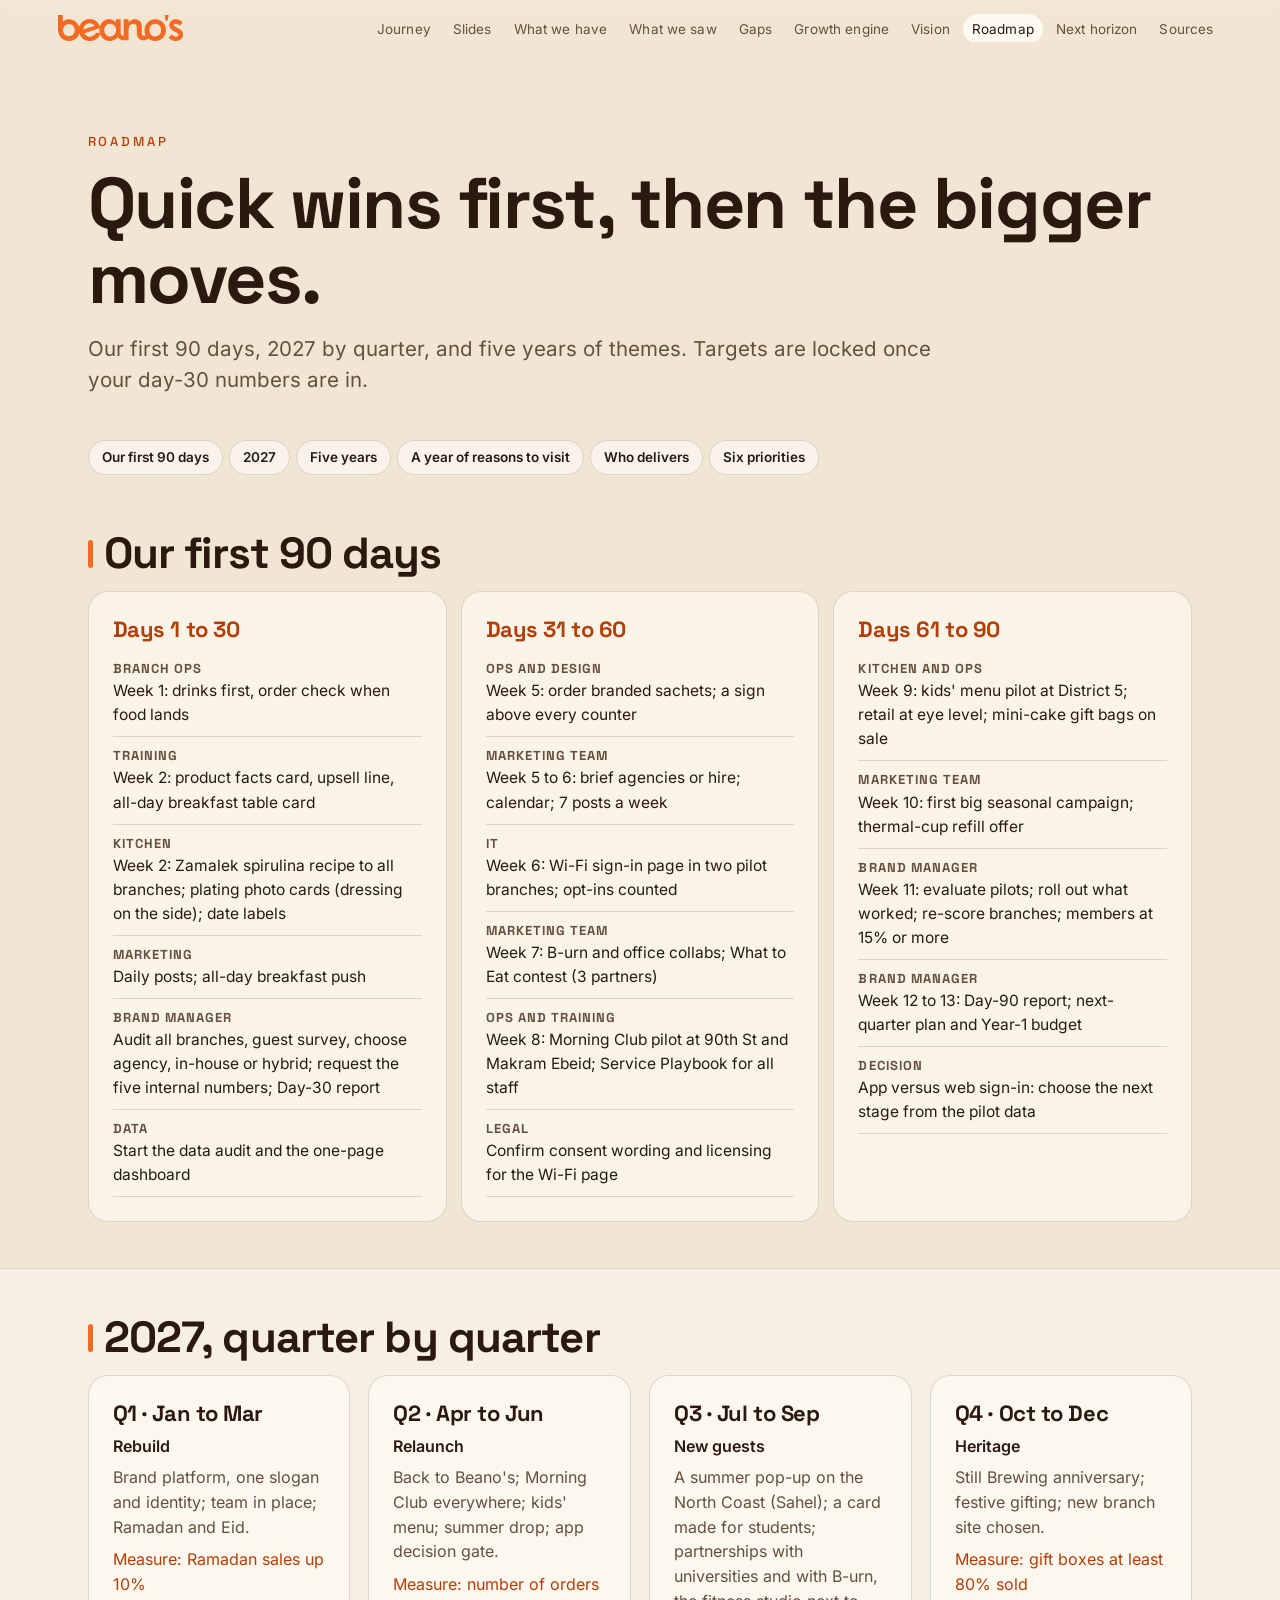
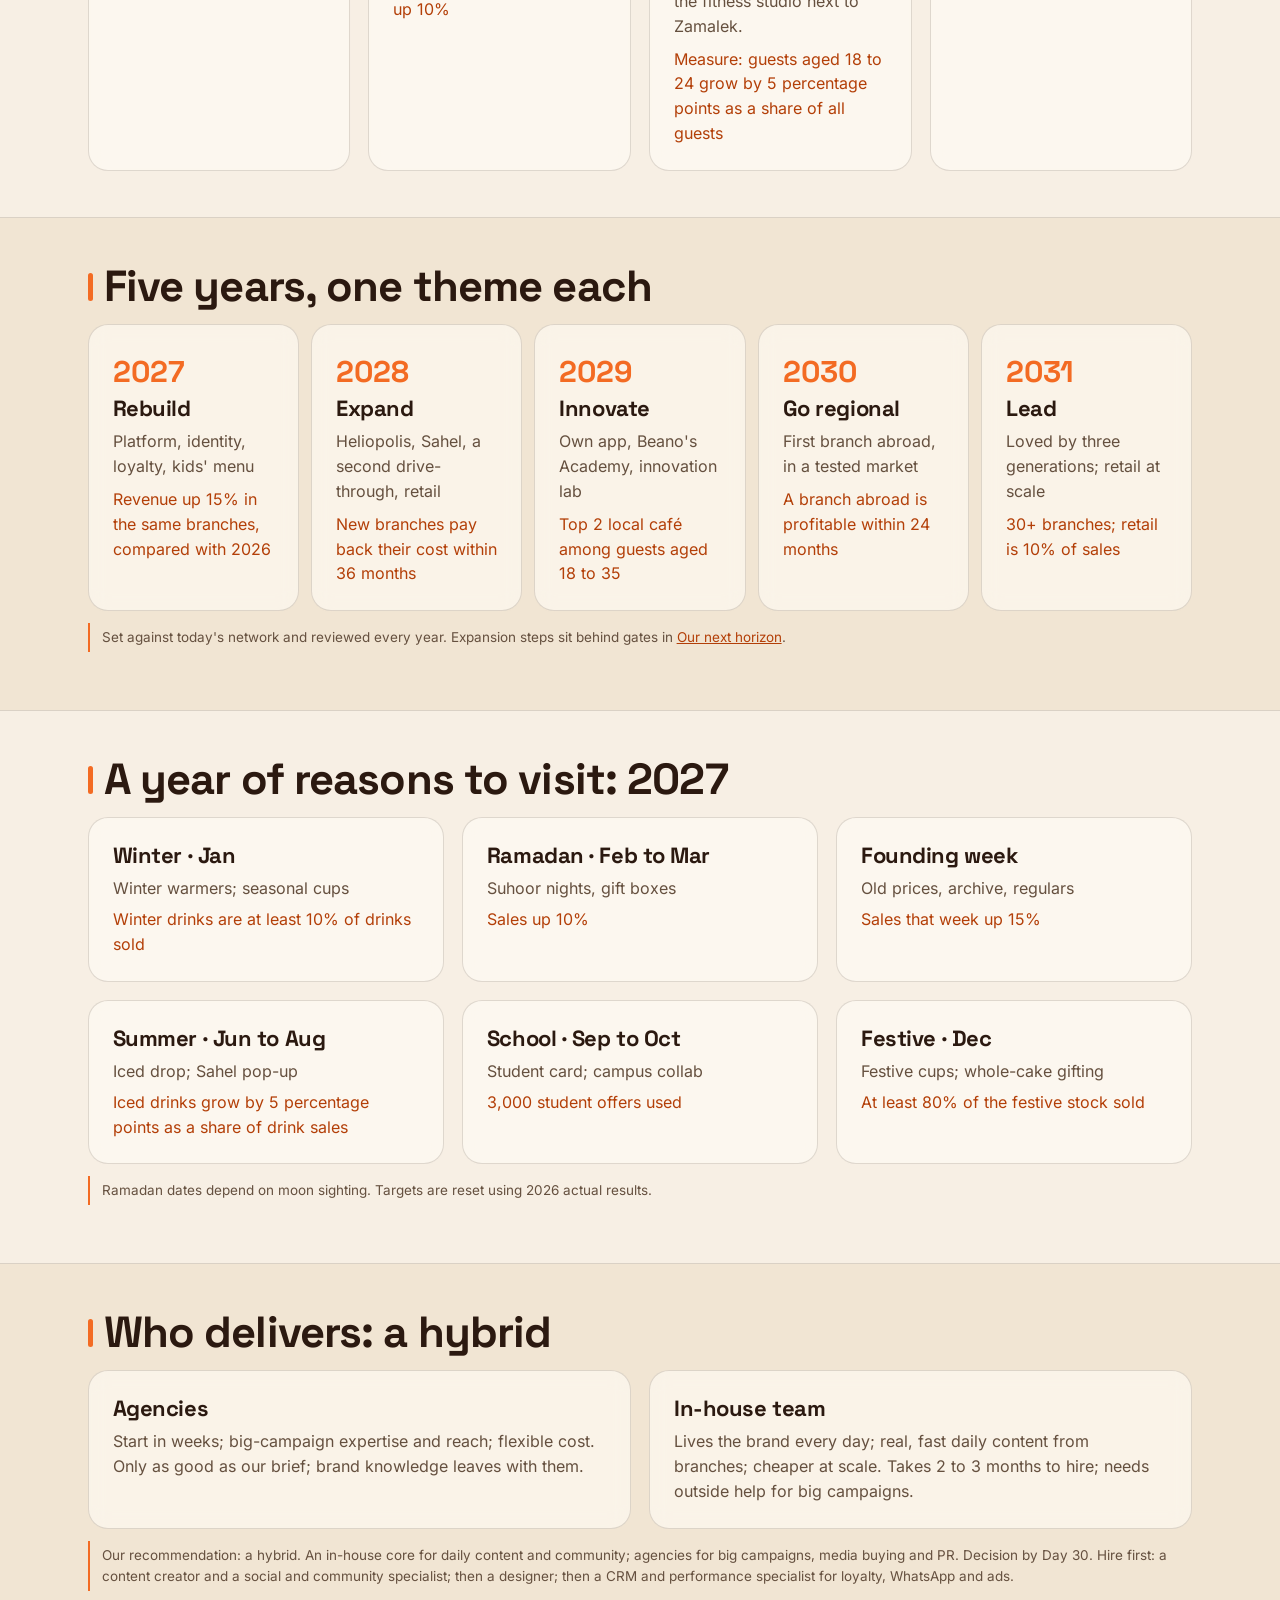
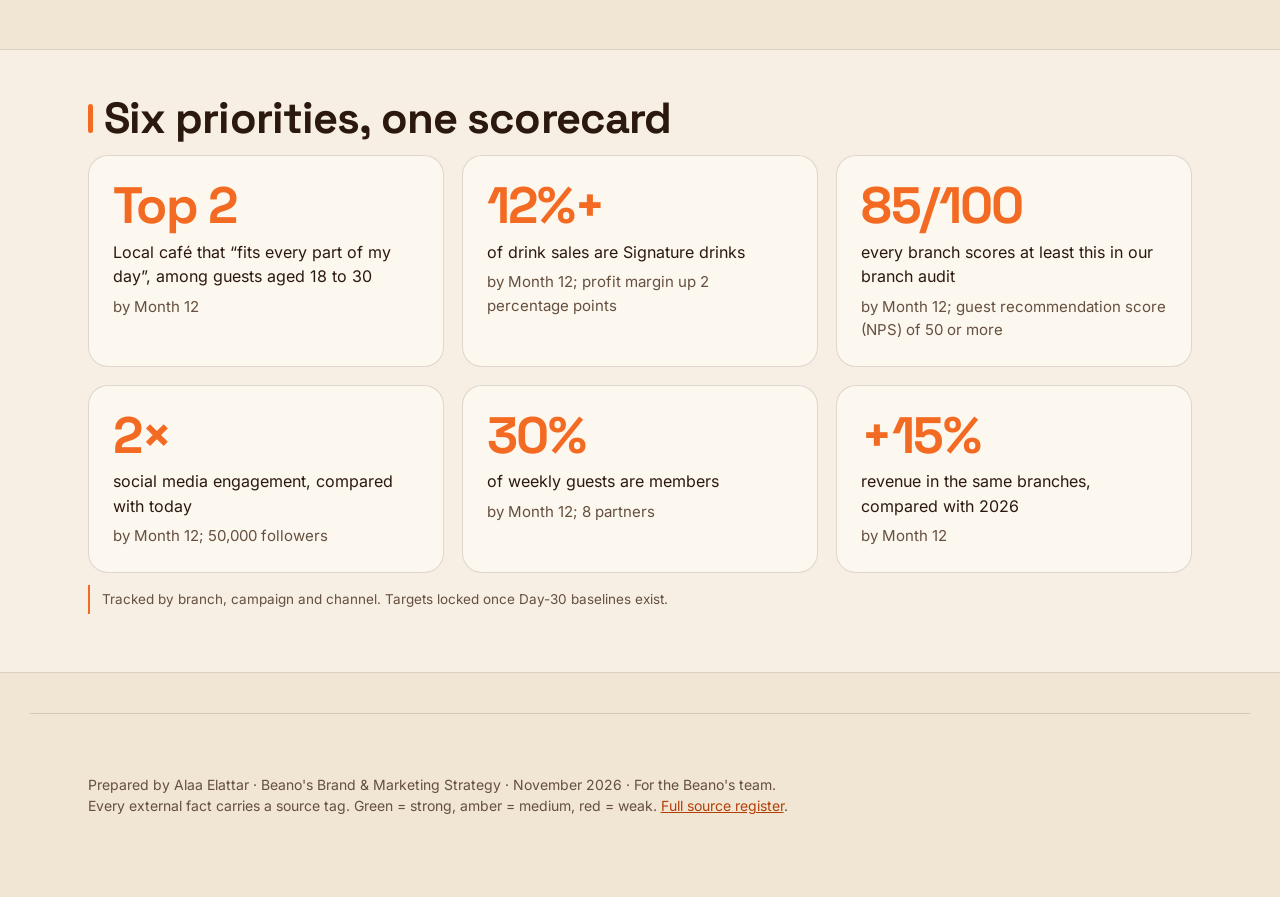
<file: roadmap.html>
<!doctype html><html lang="en" class=""><head><meta charset="utf-8"><meta name="viewport" content="width=device-width,initial-scale=1">
<title>Roadmap · Beano's</title><meta name="robots" content="noindex,nofollow,noarchive"><meta name="theme-color" content="#F1E5D3">
<link rel="icon" href="img/beanos-logo-orange.webp"><link rel="stylesheet" href="css/style.css"></head><body>

<nav class="nav"><a class="logo" href="index.html" aria-label="Beano's pitch home"><img src="img/beanos-logo-orange.webp" alt="Beano's"></a><ul><li><a href="index.html" class="">Journey</a></li><li><a href="pitch.html" class="">Slides</a></li><li><a href="assets.html" class="">What we have</a></li><li><a href="observed.html" class="">What we saw</a></li><li><a href="gaps.html" class="">Gaps</a></li><li><a href="growth.html" class="">Growth engine</a></li><li><a href="vision.html" class="">Vision</a></li><li><a href="roadmap.html" class="on">Roadmap</a></li><li><a href="horizon.html" class="">Next horizon</a></li><li><a href="sources.html" class="">Sources</a></li></ul><span class="draft">For the Beano's team</span></nav>
<main><header class="page-head wrap"><div class="eyebrow">Roadmap</div><h1>Quick wins first, then the bigger moves.</h1><p class="lead">Our first 90 days, 2027 by quarter, and five years of themes. Targets are locked once your day-30 numbers are in.</p></header><nav class="jumpbar wrap" aria-label="On this page"><a href="#s1">Our first 90 days</a><a href="#s2">2027</a><a href="#s3">Five years</a><a href="#s4">A year of reasons to visit</a><a href="#s5">Who delivers</a><a href="#s6">Six priorities</a></nav>
<section class="wrap sec" id="s1"><div class="wrap-in"><h2>Our first 90 days</h2><div class="timeline"><div class="card tl"><h3>Days 1 to 30</h3><div class="it"><b>Branch ops</b>Week 1: drinks first, order check when food lands</div><div class="it"><b>Training</b>Week 2: product facts card, upsell line, all-day breakfast table card</div><div class="it"><b>Kitchen</b>Week 2: Zamalek spirulina recipe to all branches; plating photo cards (dressing on the side); date labels</div><div class="it"><b>Marketing</b>Daily posts; all-day breakfast push</div><div class="it"><b>Brand manager</b>Audit all branches, guest survey, choose agency, in-house or hybrid; request the five internal numbers; Day-30 report</div><div class="it"><b>Data</b>Start the data audit and the one-page dashboard</div></div><div class="card tl"><h3>Days 31 to 60</h3><div class="it"><b>Ops and design</b>Week 5: order branded sachets; a sign above every counter</div><div class="it"><b>Marketing team</b>Week 5 to 6: brief agencies or hire; calendar; 7 posts a week</div><div class="it"><b>IT</b>Week 6: Wi-Fi sign-in page in two pilot branches; opt-ins counted</div><div class="it"><b>Marketing team</b>Week 7: B-urn and office collabs; What to Eat contest (3 partners)</div><div class="it"><b>Ops and training</b>Week 8: Morning Club pilot at 90th St and Makram Ebeid; Service Playbook for all staff</div><div class="it"><b>Legal</b>Confirm consent wording and licensing for the Wi-Fi page</div></div><div class="card tl"><h3>Days 61 to 90</h3><div class="it"><b>Kitchen and ops</b>Week 9: kids' menu pilot at District 5; retail at eye level; mini-cake gift bags on sale</div><div class="it"><b>Marketing team</b>Week 10: first big seasonal campaign; thermal-cup refill offer</div><div class="it"><b>Brand manager</b>Week 11: evaluate pilots; roll out what worked; re-score branches; members at 15% or more</div><div class="it"><b>Brand manager</b>Week 12 to 13: Day-90 report; next-quarter plan and Year-1 budget</div><div class="it"><b>Decision</b>App versus web sign-in: choose the next stage from the pilot data</div></div></div></div></section>
<section class="wrap sec alt" id="s2"><div class="wrap-in"><h2>2027, quarter by quarter</h2><div class="grid g4"><div class="card"><h3>Q1 · Jan to Mar</h3><p><b style="color:var(--txt)">Rebuild</b></p><p style="margin-top:6px">Brand platform, one slogan and identity; team in place; Ramadan and Eid.</p><p style="margin-top:8px;color:var(--or2)">Measure: Ramadan sales up 10%</p></div><div class="card"><h3>Q2 · Apr to Jun</h3><p><b style="color:var(--txt)">Relaunch</b></p><p style="margin-top:6px">Back to Beano's; Morning Club everywhere; kids' menu; summer drop; app decision gate.</p><p style="margin-top:8px;color:var(--or2)">Measure: number of orders up 10%</p></div><div class="card"><h3>Q3 · Jul to Sep</h3><p><b style="color:var(--txt)">New guests</b></p><p style="margin-top:6px">A summer pop-up on the North Coast (Sahel); a card made for students; partnerships with universities and with B-urn, the fitness studio next to Zamalek.</p><p style="margin-top:8px;color:var(--or2)">Measure: guests aged 18 to 24 grow by 5 percentage points as a share of all guests</p></div><div class="card"><h3>Q4 · Oct to Dec</h3><p><b style="color:var(--txt)">Heritage</b></p><p style="margin-top:6px">Still Brewing anniversary; festive gifting; new branch site chosen.</p><p style="margin-top:8px;color:var(--or2)">Measure: gift boxes at least 80% sold</p></div></div></div></section>
<section class="wrap sec" id="s3"><div class="wrap-in"><h2>Five years, one theme each</h2><div class="yr"><div class="card"><b class="y">2027</b><h3>Rebuild</h3><p>Platform, identity, loyalty, kids' menu</p><p style="margin-top:8px;color:var(--or2)">Revenue up 15% in the same branches, compared with 2026</p></div><div class="card"><b class="y">2028</b><h3>Expand</h3><p>Heliopolis, Sahel, a second drive-through, retail</p><p style="margin-top:8px;color:var(--or2)">New branches pay back their cost within 36 months</p></div><div class="card"><b class="y">2029</b><h3>Innovate</h3><p>Own app, Beano's Academy, innovation lab</p><p style="margin-top:8px;color:var(--or2)">Top 2 local café among guests aged 18 to 35</p></div><div class="card"><b class="y">2030</b><h3>Go regional</h3><p>First branch abroad, in a tested market</p><p style="margin-top:8px;color:var(--or2)">A branch abroad is profitable within 24 months</p></div><div class="card"><b class="y">2031</b><h3>Lead</h3><p>Loved by three generations; retail at scale</p><p style="margin-top:8px;color:var(--or2)">30+ branches; retail is 10% of sales</p></div></div><p class="note">Set against today's network and reviewed every year. Expansion steps sit behind gates in <a href="horizon.html" style="color:var(--or2);text-decoration:underline">Our next horizon</a>.</p></div></section>
<section class="wrap sec alt" id="s4"><div class="wrap-in"><h2>A year of reasons to visit: 2027</h2><div class="grid g3"><div class="card"><h3>Winter · Jan</h3><p>Winter warmers; seasonal cups</p><p style="margin-top:6px;color:var(--or2)">Winter drinks are at least 10% of drinks sold</p></div><div class="card"><h3>Ramadan · Feb to Mar</h3><p>Suhoor nights, gift boxes</p><p style="margin-top:6px;color:var(--or2)">Sales up 10%</p></div><div class="card"><h3>Founding week</h3><p>Old prices, archive, regulars</p><p style="margin-top:6px;color:var(--or2)">Sales that week up 15%</p></div><div class="card"><h3>Summer · Jun to Aug</h3><p>Iced drop; Sahel pop-up</p><p style="margin-top:6px;color:var(--or2)">Iced drinks grow by 5 percentage points as a share of drink sales</p></div><div class="card"><h3>School · Sep to Oct</h3><p>Student card; campus collab</p><p style="margin-top:6px;color:var(--or2)">3,000 student offers used</p></div><div class="card"><h3>Festive · Dec</h3><p>Festive cups; whole-cake gifting</p><p style="margin-top:6px;color:var(--or2)">At least 80% of the festive stock sold</p></div></div><p class="note">Ramadan dates depend on moon sighting. Targets are reset using 2026 actual results.</p></div></section>
<section class="wrap sec" id="s5"><div class="wrap-in"><h2>Who delivers: a hybrid</h2><div class="grid g2"><div class="card"><h3>Agencies</h3><p>Start in weeks; big-campaign expertise and reach; flexible cost. Only as good as our brief; brand knowledge leaves with them.</p></div><div class="card"><h3>In-house team</h3><p>Lives the brand every day; real, fast daily content from branches; cheaper at scale. Takes 2 to 3 months to hire; needs outside help for big campaigns.</p></div></div><p class="note">Our recommendation: a hybrid. An in-house core for daily content and community; agencies for big campaigns, media buying and PR. Decision by Day 30. Hire first: a content creator and a social and community specialist; then a designer; then a CRM and performance specialist for loyalty, WhatsApp and ads.</p></div></section>
<section class="wrap sec alt" id="s6"><div class="wrap-in"><h2>Six priorities, one scorecard</h2><div class="grid g3"><div class="card stat"><b>Top 2</b><span>Local café that “fits every part of my day”, among guests aged 18 to 30</span><small style="color:var(--mut)">by Month 12</small></div><div class="card stat"><b>12%+</b><span>of drink sales are Signature drinks</span><small style="color:var(--mut)">by Month 12; profit margin up 2 percentage points</small></div><div class="card stat"><b>85/100</b><span>every branch scores at least this in our branch audit</span><small style="color:var(--mut)">by Month 12; guest recommendation score (NPS) of 50 or more</small></div><div class="card stat"><b>2×</b><span>social media engagement, compared with today</span><small style="color:var(--mut)">by Month 12; 50,000 followers</small></div><div class="card stat"><b>30%</b><span>of weekly guests are members</span><small style="color:var(--mut)">by Month 12; 8 partners</small></div><div class="card stat"><b>+15%</b><span>revenue in the same branches, compared with 2026</span><small style="color:var(--mut)">by Month 12</small></div></div><p class="note">Tracked by branch, campaign and channel. Targets locked once Day-30 baselines exist.</p></div></section><footer class="foot wrap">Prepared by Alaa Elattar · Beano's Brand &amp; Marketing Strategy · November 2026 · For the Beano's team. <br>Every external fact carries a source tag. Green = strong, amber = medium, red = weak. <a href="sources.html" style="color:var(--or2);text-decoration:underline">Full source register</a>.</footer></main>
<script>window.__sceneMode="page"</script><script src="js/bundle.js"></script></body></html>
</file>
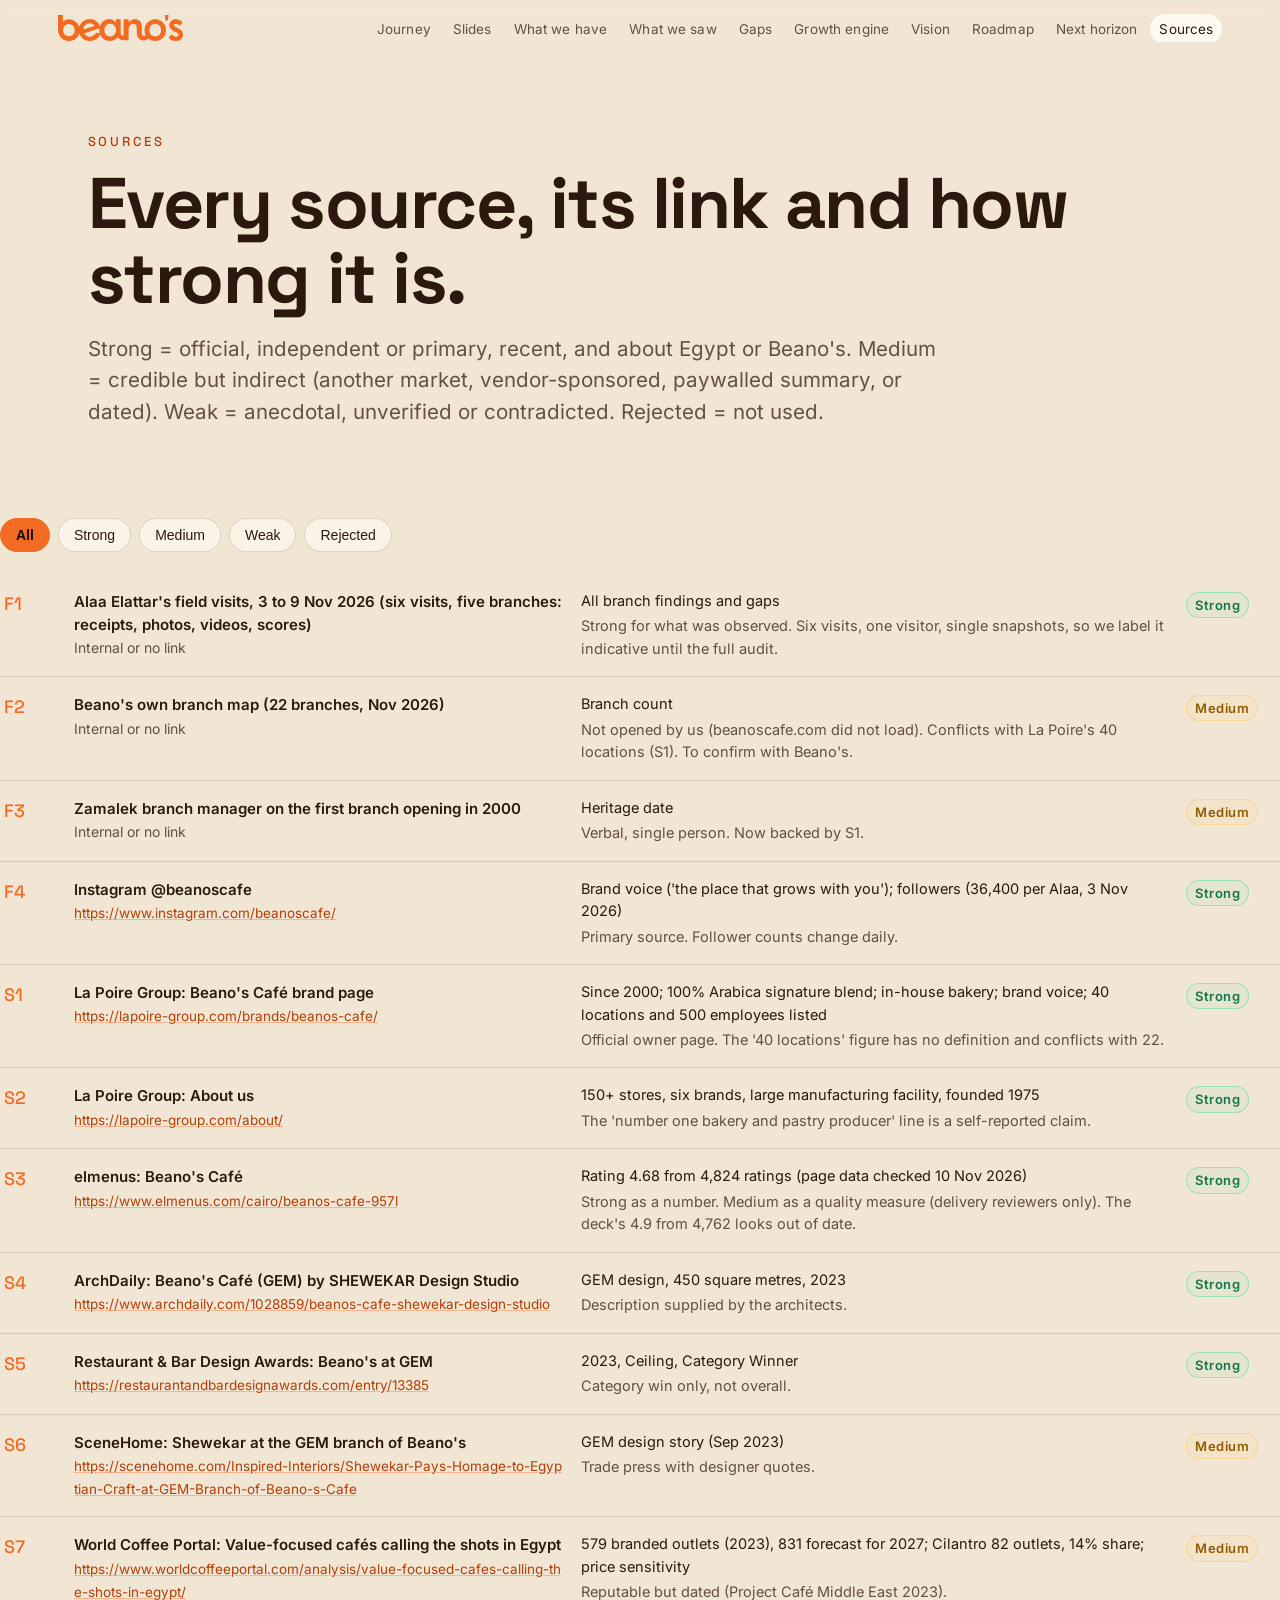
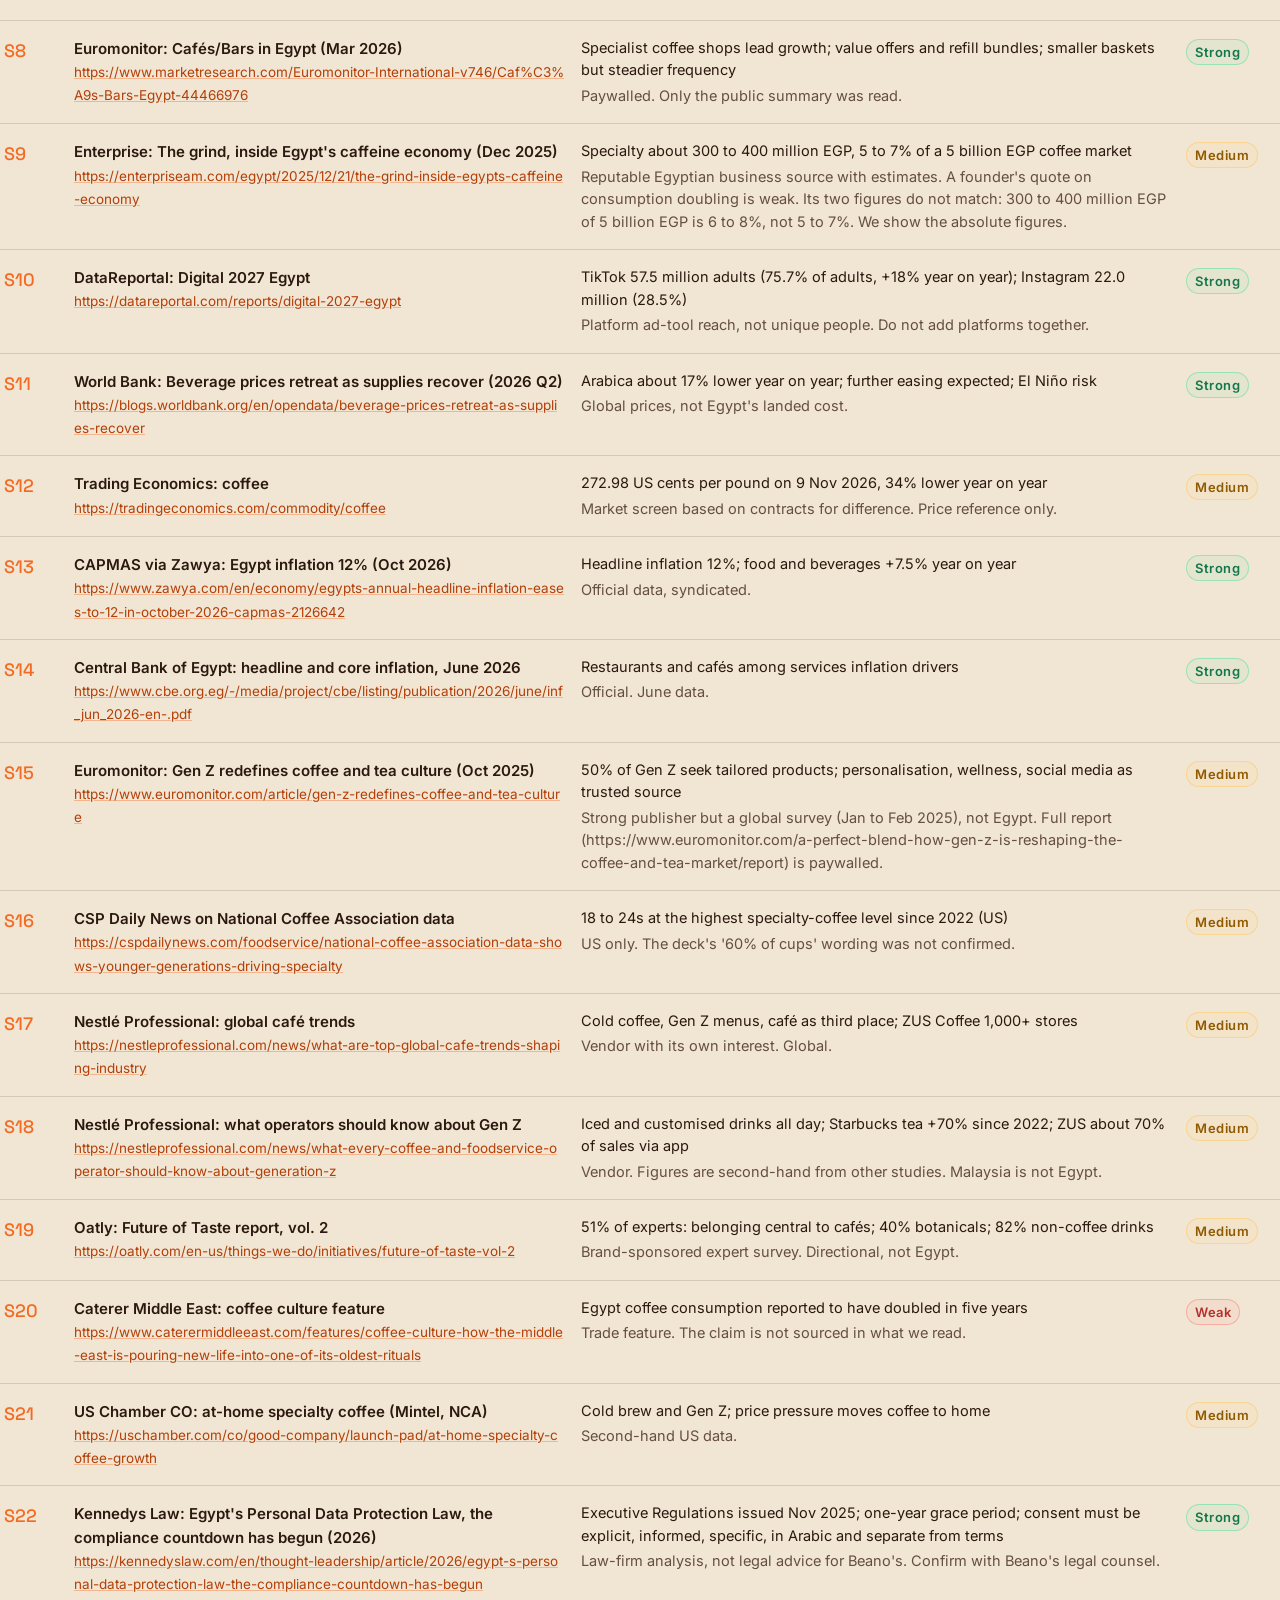
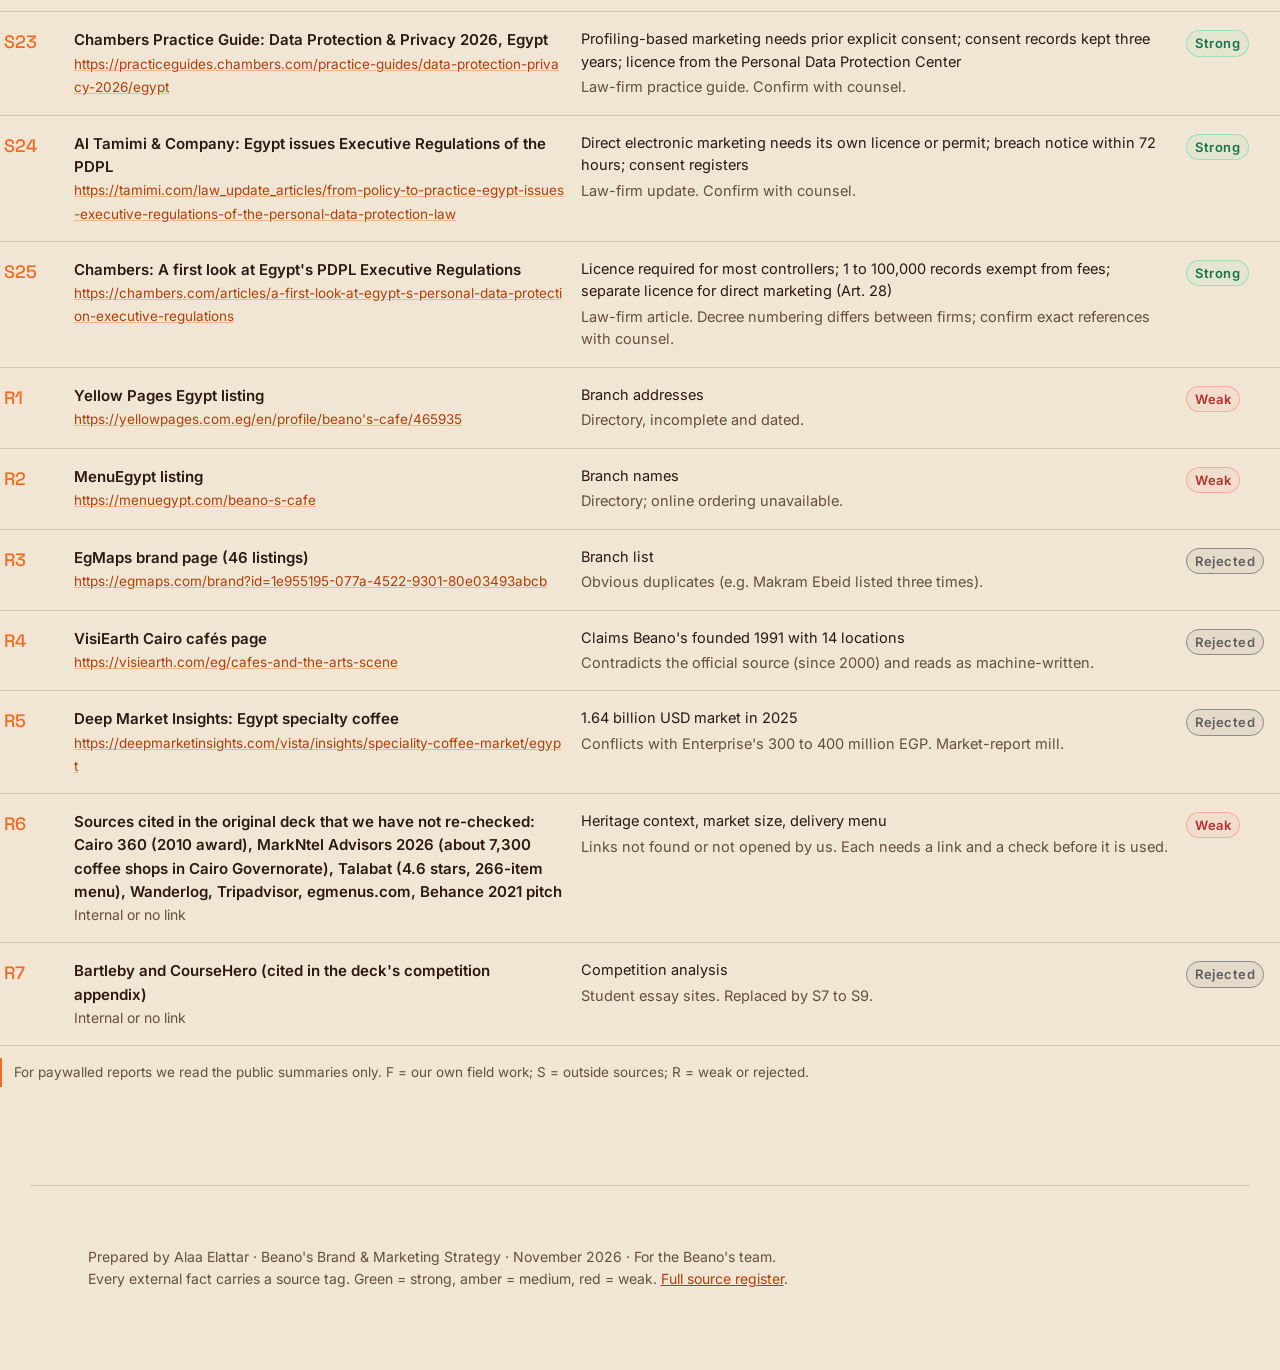
<file: sources.html>
<!doctype html><html lang="en" class=""><head><meta charset="utf-8"><meta name="viewport" content="width=device-width,initial-scale=1">
<title>Sources · Beano's</title><meta name="robots" content="noindex,nofollow,noarchive"><meta name="theme-color" content="#F1E5D3">
<link rel="icon" href="img/beanos-logo-orange.webp"><link rel="stylesheet" href="css/style.css"></head><body>

<nav class="nav"><a class="logo" href="index.html" aria-label="Beano's pitch home"><img src="img/beanos-logo-orange.webp" alt="Beano's"></a><ul><li><a href="index.html" class="">Journey</a></li><li><a href="pitch.html" class="">Slides</a></li><li><a href="assets.html" class="">What we have</a></li><li><a href="observed.html" class="">What we saw</a></li><li><a href="gaps.html" class="">Gaps</a></li><li><a href="growth.html" class="">Growth engine</a></li><li><a href="vision.html" class="">Vision</a></li><li><a href="roadmap.html" class="">Roadmap</a></li><li><a href="horizon.html" class="">Next horizon</a></li><li><a href="sources.html" class="on">Sources</a></li></ul><span class="draft">For the Beano's team</span></nav>
<main><header class="page-head wrap"><div class="eyebrow">Sources</div><h1>Every source, its link and how strong it is.</h1><p class="lead">Strong = official, independent or primary, recent, and about Egypt or Beano's. Medium = credible but indirect (another market, vendor-sponsored, paywalled summary, or dated). Weak = anecdotal, unverified or contradicted. Rejected = not used.</p></header><section class="wrap sec"><div class="filters" id="sf"><button class="on" data-f="all">All</button><button data-f="Strong">Strong</button><button data-f="Medium">Medium</button><button data-f="Weak">Weak</button><button data-f="Rejected">Rejected</button></div><div id="sl"><div class="srcrow" id="F1"><div class="id">F1</div><div><b>Alaa Elattar&#x27;s field visits, 3 to 9 Nov 2026 (six visits, five branches: receipts, photos, videos, scores)</b><br><span style="color:var(--mut);font-size:14px">Internal or no link</span></div><div><p style="margin:0;color:var(--txt)">All branch findings and gaps</p><p>Strong for what was observed. Six visits, one visitor, single snapshots, so we label it indicative until the full audit.</p></div><div><span class="src Strong" style="font-size:13px">Strong</span></div></div><div class="srcrow" id="F2"><div class="id">F2</div><div><b>Beano&#x27;s own branch map (22 branches, Nov 2026)</b><br><span style="color:var(--mut);font-size:14px">Internal or no link</span></div><div><p style="margin:0;color:var(--txt)">Branch count</p><p>Not opened by us (beanoscafe.com did not load). Conflicts with La Poire&#x27;s 40 locations (S1). To confirm with Beano&#x27;s.</p></div><div><span class="src Medium" style="font-size:13px">Medium</span></div></div><div class="srcrow" id="F3"><div class="id">F3</div><div><b>Zamalek branch manager on the first branch opening in 2000</b><br><span style="color:var(--mut);font-size:14px">Internal or no link</span></div><div><p style="margin:0;color:var(--txt)">Heritage date</p><p>Verbal, single person. Now backed by S1.</p></div><div><span class="src Medium" style="font-size:13px">Medium</span></div></div><div class="srcrow" id="F4"><div class="id">F4</div><div><b>Instagram @beanoscafe</b><br><a class="ln" href="https://www.instagram.com/beanoscafe/" target="_blank" rel="noopener">https://www.instagram.com/beanoscafe/</a><br></div><div><p style="margin:0;color:var(--txt)">Brand voice (&#x27;the place that grows with you&#x27;); followers (36,400 per Alaa, 3 Nov 2026)</p><p>Primary source. Follower counts change daily.</p></div><div><span class="src Strong" style="font-size:13px">Strong</span></div></div><div class="srcrow" id="S1"><div class="id">S1</div><div><b>La Poire Group: Beano&#x27;s Café brand page</b><br><a class="ln" href="https://lapoire-group.com/brands/beanos-cafe/" target="_blank" rel="noopener">https://lapoire-group.com/brands/beanos-cafe/</a><br></div><div><p style="margin:0;color:var(--txt)">Since 2000; 100% Arabica signature blend; in-house bakery; brand voice; 40 locations and 500 employees listed</p><p>Official owner page. The &#x27;40 locations&#x27; figure has no definition and conflicts with 22.</p></div><div><span class="src Strong" style="font-size:13px">Strong</span></div></div><div class="srcrow" id="S2"><div class="id">S2</div><div><b>La Poire Group: About us</b><br><a class="ln" href="https://lapoire-group.com/about/" target="_blank" rel="noopener">https://lapoire-group.com/about/</a><br></div><div><p style="margin:0;color:var(--txt)">150+ stores, six brands, large manufacturing facility, founded 1975</p><p>The &#x27;number one bakery and pastry producer&#x27; line is a self-reported claim.</p></div><div><span class="src Strong" style="font-size:13px">Strong</span></div></div><div class="srcrow" id="S3"><div class="id">S3</div><div><b>elmenus: Beano&#x27;s Café</b><br><a class="ln" href="https://www.elmenus.com/cairo/beanos-cafe-957l" target="_blank" rel="noopener">https://www.elmenus.com/cairo/beanos-cafe-957l</a><br></div><div><p style="margin:0;color:var(--txt)">Rating 4.68 from 4,824 ratings (page data checked 10 Nov 2026)</p><p>Strong as a number. Medium as a quality measure (delivery reviewers only). The deck&#x27;s 4.9 from 4,762 looks out of date.</p></div><div><span class="src Strong" style="font-size:13px">Strong</span></div></div><div class="srcrow" id="S4"><div class="id">S4</div><div><b>ArchDaily: Beano&#x27;s Café (GEM) by SHEWEKAR Design Studio</b><br><a class="ln" href="https://www.archdaily.com/1028859/beanos-cafe-shewekar-design-studio" target="_blank" rel="noopener">https://www.archdaily.com/1028859/beanos-cafe-shewekar-design-studio</a><br></div><div><p style="margin:0;color:var(--txt)">GEM design, 450 square metres, 2023</p><p>Description supplied by the architects.</p></div><div><span class="src Strong" style="font-size:13px">Strong</span></div></div><div class="srcrow" id="S5"><div class="id">S5</div><div><b>Restaurant &amp; Bar Design Awards: Beano&#x27;s at GEM</b><br><a class="ln" href="https://restaurantandbardesignawards.com/entry/13385" target="_blank" rel="noopener">https://restaurantandbardesignawards.com/entry/13385</a><br></div><div><p style="margin:0;color:var(--txt)">2023, Ceiling, Category Winner</p><p>Category win only, not overall.</p></div><div><span class="src Strong" style="font-size:13px">Strong</span></div></div><div class="srcrow" id="S6"><div class="id">S6</div><div><b>SceneHome: Shewekar at the GEM branch of Beano&#x27;s</b><br><a class="ln" href="https://scenehome.com/Inspired-Interiors/Shewekar-Pays-Homage-to-Egyptian-Craft-at-GEM-Branch-of-Beano-s-Cafe" target="_blank" rel="noopener">https://scenehome.com/Inspired-Interiors/Shewekar-Pays-Homage-to-Egyptian-Craft-at-GEM-Branch-of-Beano-s-Cafe</a><br></div><div><p style="margin:0;color:var(--txt)">GEM design story (Sep 2023)</p><p>Trade press with designer quotes.</p></div><div><span class="src Medium" style="font-size:13px">Medium</span></div></div><div class="srcrow" id="S7"><div class="id">S7</div><div><b>World Coffee Portal: Value-focused cafés calling the shots in Egypt</b><br><a class="ln" href="https://www.worldcoffeeportal.com/analysis/value-focused-cafes-calling-the-shots-in-egypt/" target="_blank" rel="noopener">https://www.worldcoffeeportal.com/analysis/value-focused-cafes-calling-the-shots-in-egypt/</a><br></div><div><p style="margin:0;color:var(--txt)">579 branded outlets (2023), 831 forecast for 2027; Cilantro 82 outlets, 14% share; price sensitivity</p><p>Reputable but dated (Project Café Middle East 2023).</p></div><div><span class="src Medium" style="font-size:13px">Medium</span></div></div><div class="srcrow" id="S8"><div class="id">S8</div><div><b>Euromonitor: Cafés/Bars in Egypt (Mar 2026)</b><br><a class="ln" href="https://www.marketresearch.com/Euromonitor-International-v746/Caf%C3%A9s-Bars-Egypt-44466976" target="_blank" rel="noopener">https://www.marketresearch.com/Euromonitor-International-v746/Caf%C3%A9s-Bars-Egypt-44466976</a><br></div><div><p style="margin:0;color:var(--txt)">Specialist coffee shops lead growth; value offers and refill bundles; smaller baskets but steadier frequency</p><p>Paywalled. Only the public summary was read.</p></div><div><span class="src Strong" style="font-size:13px">Strong</span></div></div><div class="srcrow" id="S9"><div class="id">S9</div><div><b>Enterprise: The grind, inside Egypt&#x27;s caffeine economy (Dec 2025)</b><br><a class="ln" href="https://enterpriseam.com/egypt/2025/12/21/the-grind-inside-egypts-caffeine-economy" target="_blank" rel="noopener">https://enterpriseam.com/egypt/2025/12/21/the-grind-inside-egypts-caffeine-economy</a><br></div><div><p style="margin:0;color:var(--txt)">Specialty about 300 to 400 million EGP, 5 to 7% of a 5 billion EGP coffee market</p><p>Reputable Egyptian business source with estimates. A founder&#x27;s quote on consumption doubling is weak. Its two figures do not match: 300 to 400 million EGP of 5 billion EGP is 6 to 8%, not 5 to 7%. We show the absolute figures.</p></div><div><span class="src Medium" style="font-size:13px">Medium</span></div></div><div class="srcrow" id="S10"><div class="id">S10</div><div><b>DataReportal: Digital 2027 Egypt</b><br><a class="ln" href="https://datareportal.com/reports/digital-2027-egypt" target="_blank" rel="noopener">https://datareportal.com/reports/digital-2027-egypt</a><br></div><div><p style="margin:0;color:var(--txt)">TikTok 57.5 million adults (75.7% of adults, +18% year on year); Instagram 22.0 million (28.5%)</p><p>Platform ad-tool reach, not unique people. Do not add platforms together.</p></div><div><span class="src Strong" style="font-size:13px">Strong</span></div></div><div class="srcrow" id="S11"><div class="id">S11</div><div><b>World Bank: Beverage prices retreat as supplies recover (2026 Q2)</b><br><a class="ln" href="https://blogs.worldbank.org/en/opendata/beverage-prices-retreat-as-supplies-recover" target="_blank" rel="noopener">https://blogs.worldbank.org/en/opendata/beverage-prices-retreat-as-supplies-recover</a><br></div><div><p style="margin:0;color:var(--txt)">Arabica about 17% lower year on year; further easing expected; El Niño risk</p><p>Global prices, not Egypt&#x27;s landed cost.</p></div><div><span class="src Strong" style="font-size:13px">Strong</span></div></div><div class="srcrow" id="S12"><div class="id">S12</div><div><b>Trading Economics: coffee</b><br><a class="ln" href="https://tradingeconomics.com/commodity/coffee" target="_blank" rel="noopener">https://tradingeconomics.com/commodity/coffee</a><br></div><div><p style="margin:0;color:var(--txt)">272.98 US cents per pound on 9 Nov 2026, 34% lower year on year</p><p>Market screen based on contracts for difference. Price reference only.</p></div><div><span class="src Medium" style="font-size:13px">Medium</span></div></div><div class="srcrow" id="S13"><div class="id">S13</div><div><b>CAPMAS via Zawya: Egypt inflation 12% (Oct 2026)</b><br><a class="ln" href="https://www.zawya.com/en/economy/egypts-annual-headline-inflation-eases-to-12-in-october-2026-capmas-2126642" target="_blank" rel="noopener">https://www.zawya.com/en/economy/egypts-annual-headline-inflation-eases-to-12-in-october-2026-capmas-2126642</a><br></div><div><p style="margin:0;color:var(--txt)">Headline inflation 12%; food and beverages +7.5% year on year</p><p>Official data, syndicated.</p></div><div><span class="src Strong" style="font-size:13px">Strong</span></div></div><div class="srcrow" id="S14"><div class="id">S14</div><div><b>Central Bank of Egypt: headline and core inflation, June 2026</b><br><a class="ln" href="https://www.cbe.org.eg/-/media/project/cbe/listing/publication/2026/june/inf_jun_2026-en-.pdf" target="_blank" rel="noopener">https://www.cbe.org.eg/-/media/project/cbe/listing/publication/2026/june/inf_jun_2026-en-.pdf</a><br></div><div><p style="margin:0;color:var(--txt)">Restaurants and cafés among services inflation drivers</p><p>Official. June data.</p></div><div><span class="src Strong" style="font-size:13px">Strong</span></div></div><div class="srcrow" id="S15"><div class="id">S15</div><div><b>Euromonitor: Gen Z redefines coffee and tea culture (Oct 2025)</b><br><a class="ln" href="https://www.euromonitor.com/article/gen-z-redefines-coffee-and-tea-culture" target="_blank" rel="noopener">https://www.euromonitor.com/article/gen-z-redefines-coffee-and-tea-culture</a><br></div><div><p style="margin:0;color:var(--txt)">50% of Gen Z seek tailored products; personalisation, wellness, social media as trusted source</p><p>Strong publisher but a global survey (Jan to Feb 2025), not Egypt. Full report (https://www.euromonitor.com/a-perfect-blend-how-gen-z-is-reshaping-the-coffee-and-tea-market/report) is paywalled.</p></div><div><span class="src Medium" style="font-size:13px">Medium</span></div></div><div class="srcrow" id="S16"><div class="id">S16</div><div><b>CSP Daily News on National Coffee Association data</b><br><a class="ln" href="https://cspdailynews.com/foodservice/national-coffee-association-data-shows-younger-generations-driving-specialty" target="_blank" rel="noopener">https://cspdailynews.com/foodservice/national-coffee-association-data-shows-younger-generations-driving-specialty</a><br></div><div><p style="margin:0;color:var(--txt)">18 to 24s at the highest specialty-coffee level since 2022 (US)</p><p>US only. The deck&#x27;s &#x27;60% of cups&#x27; wording was not confirmed.</p></div><div><span class="src Medium" style="font-size:13px">Medium</span></div></div><div class="srcrow" id="S17"><div class="id">S17</div><div><b>Nestlé Professional: global café trends</b><br><a class="ln" href="https://nestleprofessional.com/news/what-are-top-global-cafe-trends-shaping-industry" target="_blank" rel="noopener">https://nestleprofessional.com/news/what-are-top-global-cafe-trends-shaping-industry</a><br></div><div><p style="margin:0;color:var(--txt)">Cold coffee, Gen Z menus, café as third place; ZUS Coffee 1,000+ stores</p><p>Vendor with its own interest. Global.</p></div><div><span class="src Medium" style="font-size:13px">Medium</span></div></div><div class="srcrow" id="S18"><div class="id">S18</div><div><b>Nestlé Professional: what operators should know about Gen Z</b><br><a class="ln" href="https://nestleprofessional.com/news/what-every-coffee-and-foodservice-operator-should-know-about-generation-z" target="_blank" rel="noopener">https://nestleprofessional.com/news/what-every-coffee-and-foodservice-operator-should-know-about-generation-z</a><br></div><div><p style="margin:0;color:var(--txt)">Iced and customised drinks all day; Starbucks tea +70% since 2022; ZUS about 70% of sales via app</p><p>Vendor. Figures are second-hand from other studies. Malaysia is not Egypt.</p></div><div><span class="src Medium" style="font-size:13px">Medium</span></div></div><div class="srcrow" id="S19"><div class="id">S19</div><div><b>Oatly: Future of Taste report, vol. 2</b><br><a class="ln" href="https://oatly.com/en-us/things-we-do/initiatives/future-of-taste-vol-2" target="_blank" rel="noopener">https://oatly.com/en-us/things-we-do/initiatives/future-of-taste-vol-2</a><br></div><div><p style="margin:0;color:var(--txt)">51% of experts: belonging central to cafés; 40% botanicals; 82% non-coffee drinks</p><p>Brand-sponsored expert survey. Directional, not Egypt.</p></div><div><span class="src Medium" style="font-size:13px">Medium</span></div></div><div class="srcrow" id="S20"><div class="id">S20</div><div><b>Caterer Middle East: coffee culture feature</b><br><a class="ln" href="https://www.caterermiddleeast.com/features/coffee-culture-how-the-middle-east-is-pouring-new-life-into-one-of-its-oldest-rituals" target="_blank" rel="noopener">https://www.caterermiddleeast.com/features/coffee-culture-how-the-middle-east-is-pouring-new-life-into-one-of-its-oldest-rituals</a><br></div><div><p style="margin:0;color:var(--txt)">Egypt coffee consumption reported to have doubled in five years</p><p>Trade feature. The claim is not sourced in what we read.</p></div><div><span class="src Weak" style="font-size:13px">Weak</span></div></div><div class="srcrow" id="S21"><div class="id">S21</div><div><b>US Chamber CO: at-home specialty coffee (Mintel, NCA)</b><br><a class="ln" href="https://uschamber.com/co/good-company/launch-pad/at-home-specialty-coffee-growth" target="_blank" rel="noopener">https://uschamber.com/co/good-company/launch-pad/at-home-specialty-coffee-growth</a><br></div><div><p style="margin:0;color:var(--txt)">Cold brew and Gen Z; price pressure moves coffee to home</p><p>Second-hand US data.</p></div><div><span class="src Medium" style="font-size:13px">Medium</span></div></div><div class="srcrow" id="S22"><div class="id">S22</div><div><b>Kennedys Law: Egypt&#x27;s Personal Data Protection Law, the compliance countdown has begun (2026)</b><br><a class="ln" href="https://kennedyslaw.com/en/thought-leadership/article/2026/egypt-s-personal-data-protection-law-the-compliance-countdown-has-begun" target="_blank" rel="noopener">https://kennedyslaw.com/en/thought-leadership/article/2026/egypt-s-personal-data-protection-law-the-compliance-countdown-has-begun</a><br></div><div><p style="margin:0;color:var(--txt)">Executive Regulations issued Nov 2025; one-year grace period; consent must be explicit, informed, specific, in Arabic and separate from terms</p><p>Law-firm analysis, not legal advice for Beano&#x27;s. Confirm with Beano&#x27;s legal counsel.</p></div><div><span class="src Strong" style="font-size:13px">Strong</span></div></div><div class="srcrow" id="S23"><div class="id">S23</div><div><b>Chambers Practice Guide: Data Protection &amp; Privacy 2026, Egypt</b><br><a class="ln" href="https://practiceguides.chambers.com/practice-guides/data-protection-privacy-2026/egypt" target="_blank" rel="noopener">https://practiceguides.chambers.com/practice-guides/data-protection-privacy-2026/egypt</a><br></div><div><p style="margin:0;color:var(--txt)">Profiling-based marketing needs prior explicit consent; consent records kept three years; licence from the Personal Data Protection Center</p><p>Law-firm practice guide. Confirm with counsel.</p></div><div><span class="src Strong" style="font-size:13px">Strong</span></div></div><div class="srcrow" id="S24"><div class="id">S24</div><div><b>Al Tamimi &amp; Company: Egypt issues Executive Regulations of the PDPL</b><br><a class="ln" href="https://tamimi.com/law_update_articles/from-policy-to-practice-egypt-issues-executive-regulations-of-the-personal-data-protection-law" target="_blank" rel="noopener">https://tamimi.com/law_update_articles/from-policy-to-practice-egypt-issues-executive-regulations-of-the-personal-data-protection-law</a><br></div><div><p style="margin:0;color:var(--txt)">Direct electronic marketing needs its own licence or permit; breach notice within 72 hours; consent registers</p><p>Law-firm update. Confirm with counsel.</p></div><div><span class="src Strong" style="font-size:13px">Strong</span></div></div><div class="srcrow" id="S25"><div class="id">S25</div><div><b>Chambers: A first look at Egypt&#x27;s PDPL Executive Regulations</b><br><a class="ln" href="https://chambers.com/articles/a-first-look-at-egypt-s-personal-data-protection-executive-regulations" target="_blank" rel="noopener">https://chambers.com/articles/a-first-look-at-egypt-s-personal-data-protection-executive-regulations</a><br></div><div><p style="margin:0;color:var(--txt)">Licence required for most controllers; 1 to 100,000 records exempt from fees; separate licence for direct marketing (Art. 28)</p><p>Law-firm article. Decree numbering differs between firms; confirm exact references with counsel.</p></div><div><span class="src Strong" style="font-size:13px">Strong</span></div></div><div class="srcrow" id="R1"><div class="id">R1</div><div><b>Yellow Pages Egypt listing</b><br><a class="ln" href="https://yellowpages.com.eg/en/profile/beano's-cafe/465935" target="_blank" rel="noopener">https://yellowpages.com.eg/en/profile/beano's-cafe/465935</a><br></div><div><p style="margin:0;color:var(--txt)">Branch addresses</p><p>Directory, incomplete and dated.</p></div><div><span class="src Weak" style="font-size:13px">Weak</span></div></div><div class="srcrow" id="R2"><div class="id">R2</div><div><b>MenuEgypt listing</b><br><a class="ln" href="https://menuegypt.com/beano-s-cafe" target="_blank" rel="noopener">https://menuegypt.com/beano-s-cafe</a><br></div><div><p style="margin:0;color:var(--txt)">Branch names</p><p>Directory; online ordering unavailable.</p></div><div><span class="src Weak" style="font-size:13px">Weak</span></div></div><div class="srcrow" id="R3"><div class="id">R3</div><div><b>EgMaps brand page (46 listings)</b><br><a class="ln" href="https://egmaps.com/brand?id=1e955195-077a-4522-9301-80e03493abcb" target="_blank" rel="noopener">https://egmaps.com/brand?id=1e955195-077a-4522-9301-80e03493abcb</a><br></div><div><p style="margin:0;color:var(--txt)">Branch list</p><p>Obvious duplicates (e.g. Makram Ebeid listed three times).</p></div><div><span class="src Rejected" style="font-size:13px">Rejected</span></div></div><div class="srcrow" id="R4"><div class="id">R4</div><div><b>VisiEarth Cairo cafés page</b><br><a class="ln" href="https://visiearth.com/eg/cafes-and-the-arts-scene" target="_blank" rel="noopener">https://visiearth.com/eg/cafes-and-the-arts-scene</a><br></div><div><p style="margin:0;color:var(--txt)">Claims Beano&#x27;s founded 1991 with 14 locations</p><p>Contradicts the official source (since 2000) and reads as machine-written.</p></div><div><span class="src Rejected" style="font-size:13px">Rejected</span></div></div><div class="srcrow" id="R5"><div class="id">R5</div><div><b>Deep Market Insights: Egypt specialty coffee</b><br><a class="ln" href="https://deepmarketinsights.com/vista/insights/speciality-coffee-market/egypt" target="_blank" rel="noopener">https://deepmarketinsights.com/vista/insights/speciality-coffee-market/egypt</a><br></div><div><p style="margin:0;color:var(--txt)">1.64 billion USD market in 2025</p><p>Conflicts with Enterprise&#x27;s 300 to 400 million EGP. Market-report mill.</p></div><div><span class="src Rejected" style="font-size:13px">Rejected</span></div></div><div class="srcrow" id="R6"><div class="id">R6</div><div><b>Sources cited in the original deck that we have not re-checked: Cairo 360 (2010 award), MarkNtel Advisors 2026 (about 7,300 coffee shops in Cairo Governorate), Talabat (4.6 stars, 266-item menu), Wanderlog, Tripadvisor, egmenus.com, Behance 2021 pitch</b><br><span style="color:var(--mut);font-size:14px">Internal or no link</span></div><div><p style="margin:0;color:var(--txt)">Heritage context, market size, delivery menu</p><p>Links not found or not opened by us. Each needs a link and a check before it is used.</p></div><div><span class="src Weak" style="font-size:13px">Weak</span></div></div><div class="srcrow" id="R7"><div class="id">R7</div><div><b>Bartleby and CourseHero (cited in the deck&#x27;s competition appendix)</b><br><span style="color:var(--mut);font-size:14px">Internal or no link</span></div><div><p style="margin:0;color:var(--txt)">Competition analysis</p><p>Student essay sites. Replaced by S7 to S9.</p></div><div><span class="src Rejected" style="font-size:13px">Rejected</span></div></div></div><p class="note">For paywalled reports we read the public summaries only. F = our own field work; S = outside sources; R = weak or rejected.</p></section><footer class="foot wrap">Prepared by Alaa Elattar · Beano's Brand &amp; Marketing Strategy · November 2026 · For the Beano's team. <br>Every external fact carries a source tag. Green = strong, amber = medium, red = weak. <a href="sources.html" style="color:var(--or2);text-decoration:underline">Full source register</a>.</footer></main><script>document.querySelectorAll('#sf button').forEach(b=>b.onclick=()=>{document.querySelectorAll('#sf button').forEach(x=>x.classList.remove('on'));b.classList.add('on');document.querySelectorAll('.srcrow').forEach(r=>r.style.display=(b.dataset.f=='all'||r.querySelector('.src').textContent==b.dataset.f)?'':'none')})</script>
<script>window.__sceneMode="page"</script><script src="js/bundle.js"></script></body></html>
</file>
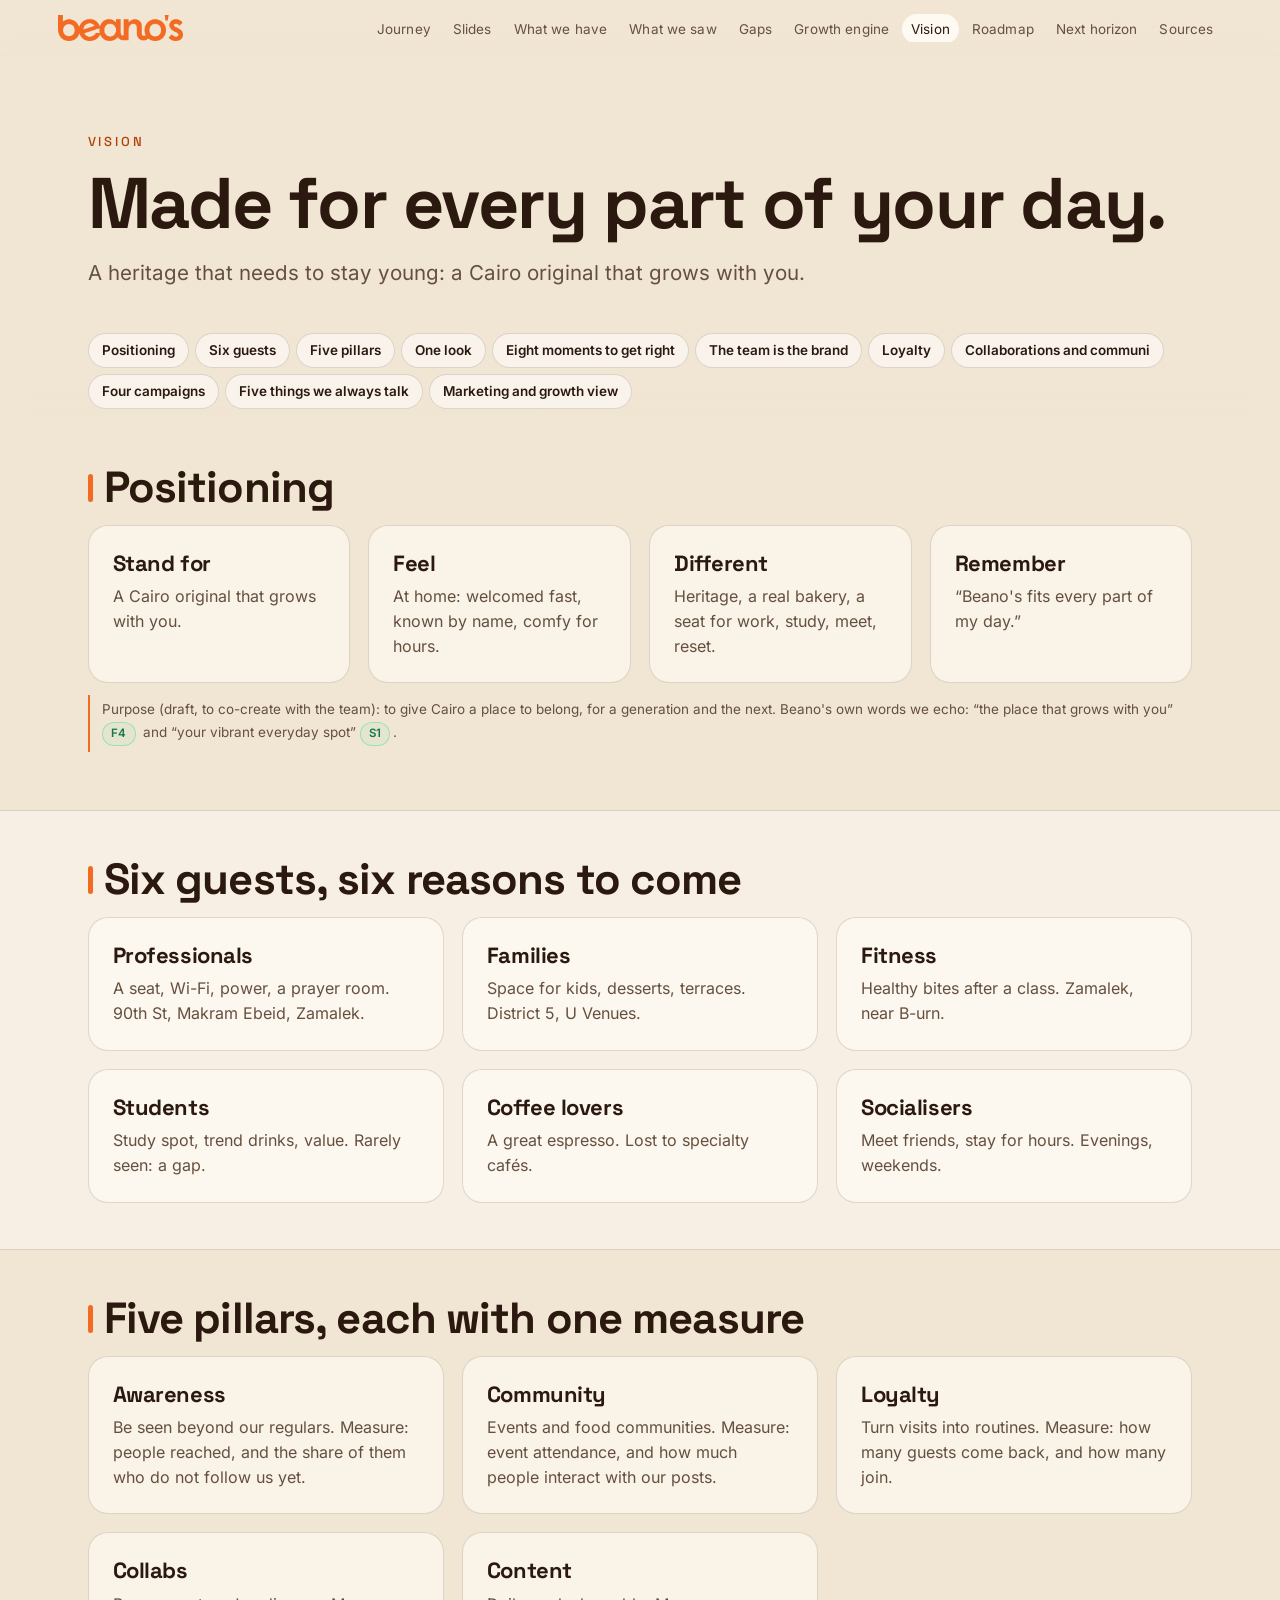
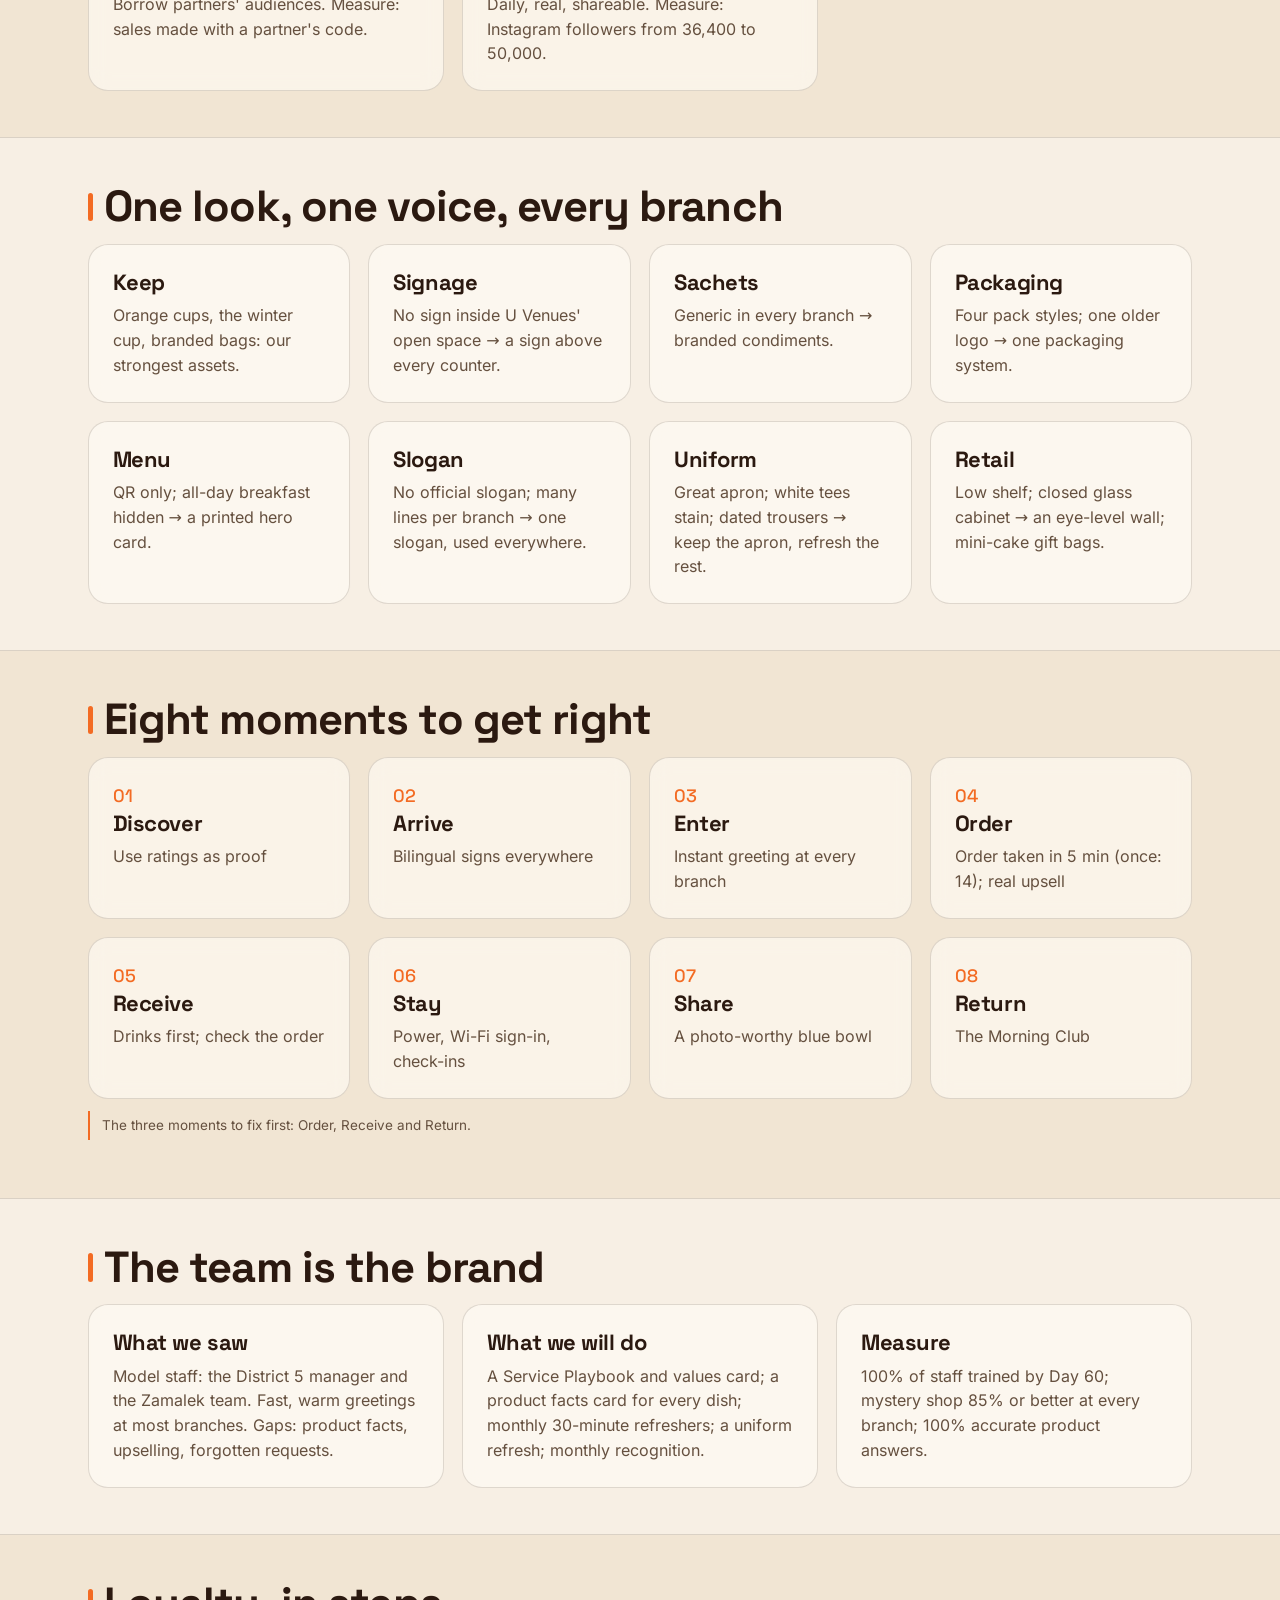
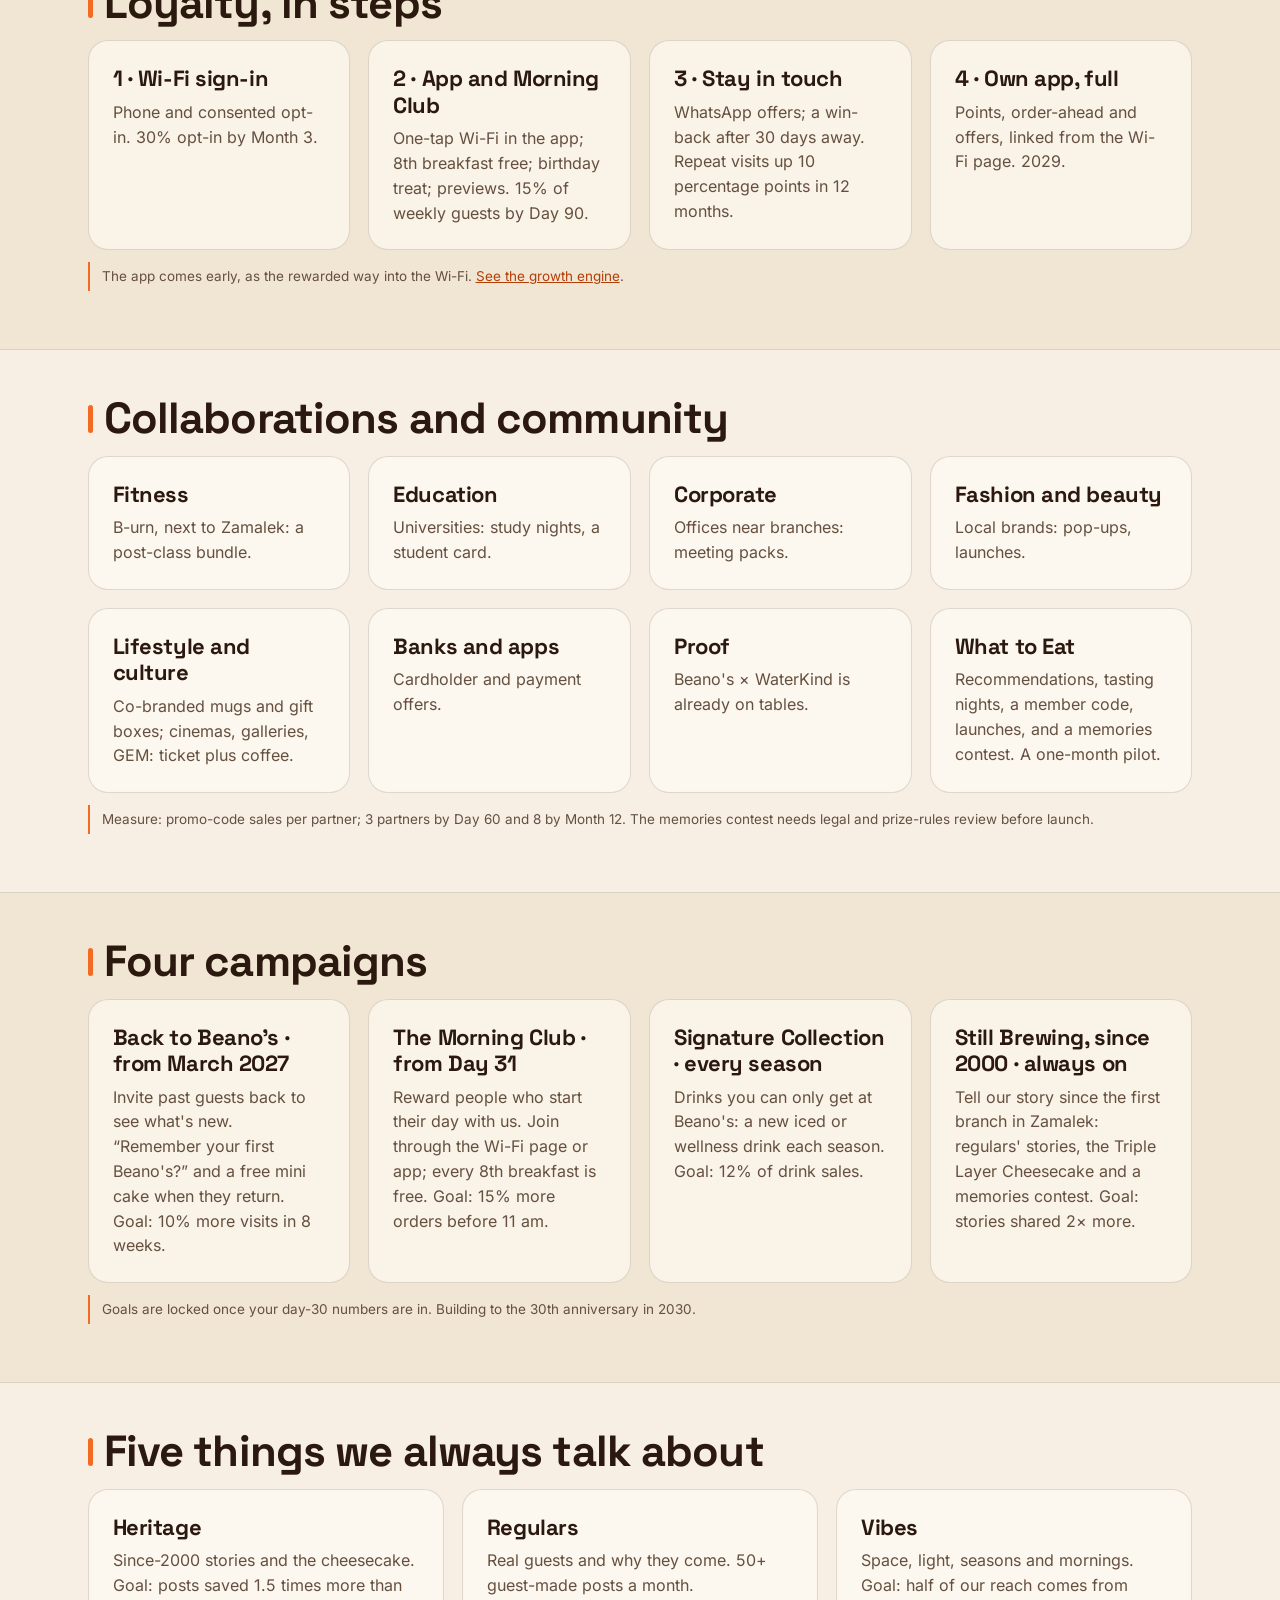
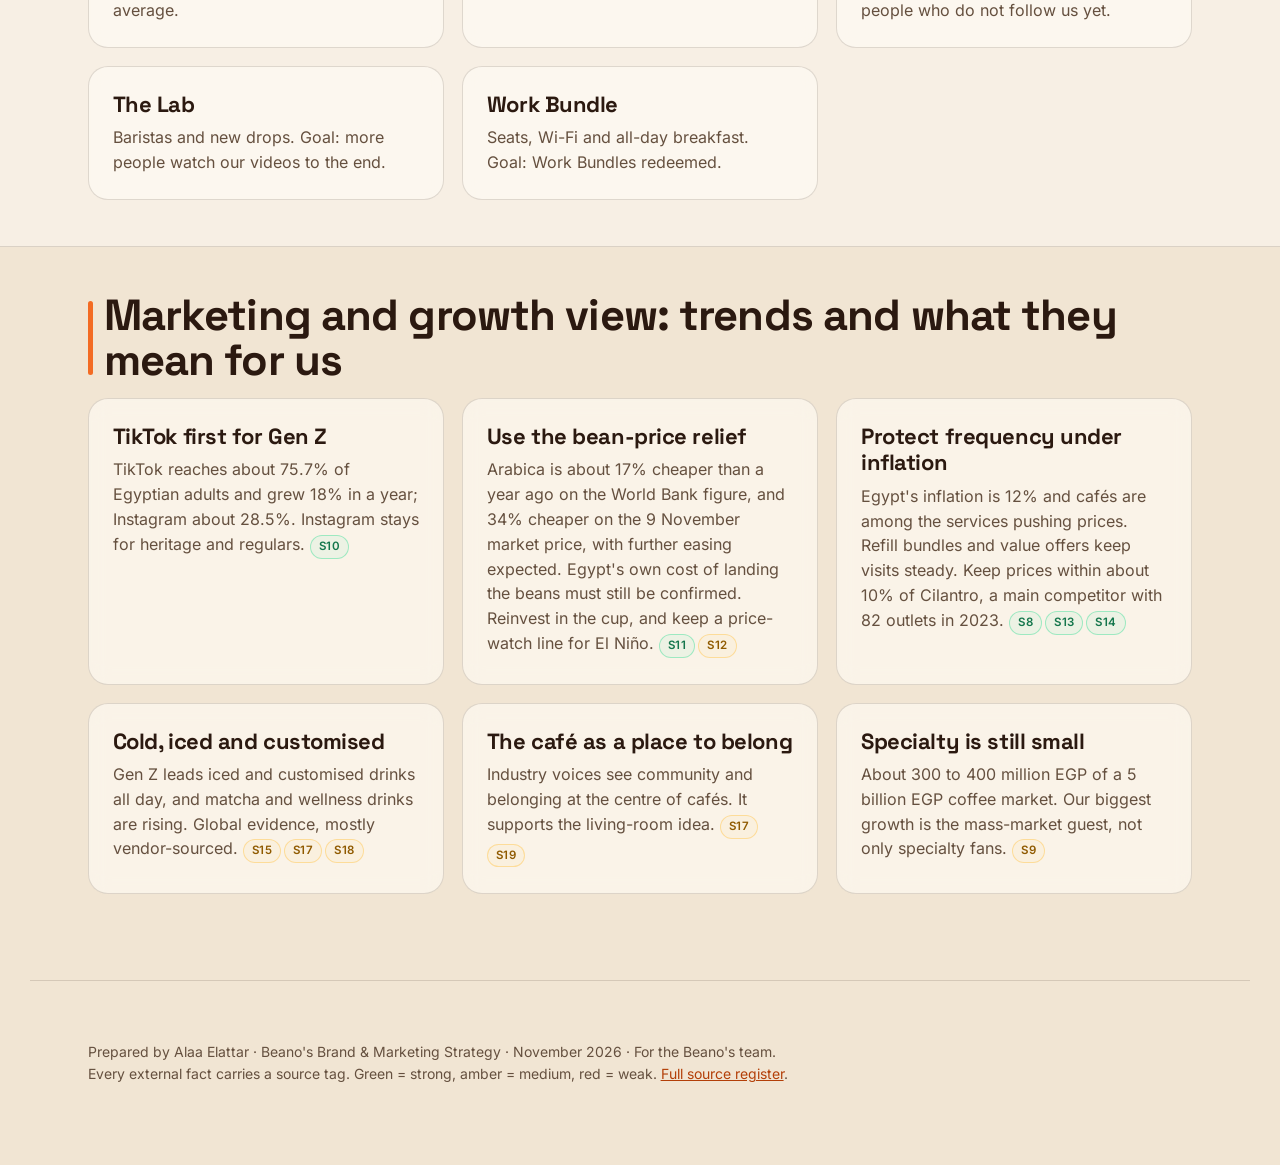
<file: vision.html>
<!doctype html><html lang="en" class=""><head><meta charset="utf-8"><meta name="viewport" content="width=device-width,initial-scale=1">
<title>Vision · Beano's</title><meta name="robots" content="noindex,nofollow,noarchive"><meta name="theme-color" content="#F1E5D3">
<link rel="icon" href="img/beanos-logo-orange.webp"><link rel="stylesheet" href="css/style.css"></head><body>

<nav class="nav"><a class="logo" href="index.html" aria-label="Beano's pitch home"><img src="img/beanos-logo-orange.webp" alt="Beano's"></a><ul><li><a href="index.html" class="">Journey</a></li><li><a href="pitch.html" class="">Slides</a></li><li><a href="assets.html" class="">What we have</a></li><li><a href="observed.html" class="">What we saw</a></li><li><a href="gaps.html" class="">Gaps</a></li><li><a href="growth.html" class="">Growth engine</a></li><li><a href="vision.html" class="on">Vision</a></li><li><a href="roadmap.html" class="">Roadmap</a></li><li><a href="horizon.html" class="">Next horizon</a></li><li><a href="sources.html" class="">Sources</a></li></ul><span class="draft">For the Beano's team</span></nav>
<main><header class="page-head wrap"><div class="eyebrow">Vision</div><h1>Made for every part of your day.</h1><p class="lead">A heritage that needs to stay young: a Cairo original that grows with you.</p></header><nav class="jumpbar wrap" aria-label="On this page"><a href="#s1">Positioning</a><a href="#s2">Six guests</a><a href="#s3">Five pillars</a><a href="#s4">One look</a><a href="#s5">Eight moments to get right</a><a href="#s6">The team is the brand</a><a href="#s7">Loyalty</a><a href="#s8">Collaborations and communi</a><a href="#s9">Four campaigns</a><a href="#s10">Five things we always talk</a><a href="#s11">Marketing and growth view</a></nav>
<section class="wrap sec" id="s1"><div class="wrap-in"><h2>Positioning</h2><div class="grid g4"><div class="card"><h3>Stand for</h3><p>A Cairo original that grows with you.</p></div><div class="card"><h3>Feel</h3><p>At home: welcomed fast, known by name, comfy for hours.</p></div><div class="card"><h3>Different</h3><p>Heritage, a real bakery, a seat for work, study, meet, reset.</p></div><div class="card"><h3>Remember</h3><p>“Beano's fits every part of my day.”</p></div></div>
<p class="note">Purpose (draft, to co-create with the team): to give Cairo a place to belong, for a generation and the next. Beano's own words we echo: “the place that grows with you” <a class="src Strong" href="sources.html#F4" title="Instagram @beanoscafe (Strong)">F4</a> and “your vibrant everyday spot” <a class="src Strong" href="sources.html#S1" title="La Poire Group: Beano&#x27;s Café brand page (Strong)">S1</a>.</p></div></section>
<section class="wrap sec alt" id="s2"><div class="wrap-in"><h2>Six guests, six reasons to come</h2><div class="grid g3"><div class="card"><h3>Professionals</h3><p>A seat, Wi-Fi, power, a prayer room. 90th St, Makram Ebeid, Zamalek.</p></div><div class="card"><h3>Families</h3><p>Space for kids, desserts, terraces. District 5, U Venues.</p></div><div class="card"><h3>Fitness</h3><p>Healthy bites after a class. Zamalek, near B-urn.</p></div><div class="card"><h3>Students</h3><p>Study spot, trend drinks, value. Rarely seen: a gap.</p></div><div class="card"><h3>Coffee lovers</h3><p>A great espresso. Lost to specialty cafés.</p></div><div class="card"><h3>Socialisers</h3><p>Meet friends, stay for hours. Evenings, weekends.</p></div></div></div></section>
<section class="wrap sec" id="s3"><div class="wrap-in"><h2>Five pillars, each with one measure</h2><div class="grid g3"><div class="card"><h3>Awareness</h3><p>Be seen beyond our regulars. Measure: people reached, and the share of them who do not follow us yet.</p></div><div class="card"><h3>Community</h3><p>Events and food communities. Measure: event attendance, and how much people interact with our posts.</p></div><div class="card"><h3>Loyalty</h3><p>Turn visits into routines. Measure: how many guests come back, and how many join.</p></div><div class="card"><h3>Collabs</h3><p>Borrow partners' audiences. Measure: sales made with a partner's code.</p></div><div class="card"><h3>Content</h3><p>Daily, real, shareable. Measure: Instagram followers from 36,400 to 50,000.</p></div></div></div></section>
<section class="wrap sec alt" id="s4"><div class="wrap-in"><h2>One look, one voice, every branch</h2><div class="grid g4"><div class="card"><h3>Keep</h3><p>Orange cups, the winter cup, branded bags: our strongest assets.</p></div><div class="card"><h3>Signage</h3><p>No sign inside U Venues' open space → a sign above every counter.</p></div><div class="card"><h3>Sachets</h3><p>Generic in every branch → branded condiments.</p></div><div class="card"><h3>Packaging</h3><p>Four pack styles; one older logo → one packaging system.</p></div><div class="card"><h3>Menu</h3><p>QR only; all-day breakfast hidden → a printed hero card.</p></div><div class="card"><h3>Slogan</h3><p>No official slogan; many lines per branch → one slogan, used everywhere.</p></div><div class="card"><h3>Uniform</h3><p>Great apron; white tees stain; dated trousers → keep the apron, refresh the rest.</p></div><div class="card"><h3>Retail</h3><p>Low shelf; closed glass cabinet → an eye-level wall; mini-cake gift bags.</p></div></div></div></section>
<section class="wrap sec" id="s5"><div class="wrap-in"><h2>Eight moments to get right</h2><div class="grid g4"><div class="card"><div class="id" style="color:var(--or);font-family:var(--hd)">01</div><h3>Discover</h3><p>Use ratings as proof</p></div><div class="card"><div class="id" style="color:var(--or);font-family:var(--hd)">02</div><h3>Arrive</h3><p>Bilingual signs everywhere</p></div><div class="card"><div class="id" style="color:var(--or);font-family:var(--hd)">03</div><h3>Enter</h3><p>Instant greeting at every branch</p></div><div class="card"><div class="id" style="color:var(--or);font-family:var(--hd)">04</div><h3>Order</h3><p>Order taken in 5 min (once: 14); real upsell</p></div><div class="card"><div class="id" style="color:var(--or);font-family:var(--hd)">05</div><h3>Receive</h3><p>Drinks first; check the order</p></div><div class="card"><div class="id" style="color:var(--or);font-family:var(--hd)">06</div><h3>Stay</h3><p>Power, Wi-Fi sign-in, check-ins</p></div><div class="card"><div class="id" style="color:var(--or);font-family:var(--hd)">07</div><h3>Share</h3><p>A photo-worthy blue bowl</p></div><div class="card"><div class="id" style="color:var(--or);font-family:var(--hd)">08</div><h3>Return</h3><p>The Morning Club</p></div></div><p class="note">The three moments to fix first: Order, Receive and Return.</p></div></section>
<section class="wrap sec alt" id="s6"><div class="wrap-in"><h2>The team is the brand</h2><div class="grid g3"><div class="card"><h3>What we saw</h3><p>Model staff: the District 5 manager and the Zamalek team. Fast, warm greetings at most branches. Gaps: product facts, upselling, forgotten requests.</p></div><div class="card"><h3>What we will do</h3><p>A Service Playbook and values card; a product facts card for every dish; monthly 30-minute refreshers; a uniform refresh; monthly recognition.</p></div><div class="card"><h3>Measure</h3><p>100% of staff trained by Day 60; mystery shop 85% or better at every branch; 100% accurate product answers.</p></div></div></div></section>
<section class="wrap sec" id="s7"><div class="wrap-in"><h2>Loyalty, in steps</h2><div class="grid g4"><div class="card"><h3>1 · Wi-Fi sign-in</h3><p>Phone and consented opt-in. 30% opt-in by Month 3.</p></div><div class="card"><h3>2 · App and Morning Club</h3><p>One-tap Wi-Fi in the app; 8th breakfast free; birthday treat; previews. 15% of weekly guests by Day 90.</p></div><div class="card"><h3>3 · Stay in touch</h3><p>WhatsApp offers; a win-back after 30 days away. Repeat visits up 10 percentage points in 12 months.</p></div><div class="card"><h3>4 · Own app, full</h3><p>Points, order-ahead and offers, linked from the Wi-Fi page. 2029.</p></div></div><p class="note">The app comes early, as the rewarded way into the Wi-Fi. <a href="growth.html" style="color:var(--or2);text-decoration:underline">See the growth engine</a>.</p></div></section>
<section class="wrap sec alt" id="s8"><div class="wrap-in"><h2>Collaborations and community</h2><div class="grid g4"><div class="card"><h3>Fitness</h3><p>B-urn, next to Zamalek: a post-class bundle.</p></div><div class="card"><h3>Education</h3><p>Universities: study nights, a student card.</p></div><div class="card"><h3>Corporate</h3><p>Offices near branches: meeting packs.</p></div><div class="card"><h3>Fashion and beauty</h3><p>Local brands: pop-ups, launches.</p></div><div class="card"><h3>Lifestyle and culture</h3><p>Co-branded mugs and gift boxes; cinemas, galleries, GEM: ticket plus coffee.</p></div><div class="card"><h3>Banks and apps</h3><p>Cardholder and payment offers.</p></div><div class="card"><h3>Proof</h3><p>Beano's × WaterKind is already on tables.</p></div><div class="card"><h3>What to Eat</h3><p>Recommendations, tasting nights, a member code, launches, and a memories contest. A one-month pilot.</p></div></div><p class="note">Measure: promo-code sales per partner; 3 partners by Day 60 and 8 by Month 12. The memories contest needs legal and prize-rules review before launch.</p></div></section>
<section class="wrap sec" id="s9"><div class="wrap-in"><h2>Four campaigns</h2><div class="grid g4"><div class="card"><h3>Back to Beano's · from March 2027</h3><p>Invite past guests back to see what's new. “Remember your first Beano's?” and a free mini cake when they return. Goal: 10% more visits in 8 weeks.</p></div><div class="card"><h3>The Morning Club · from Day 31</h3><p>Reward people who start their day with us. Join through the Wi-Fi page or app; every 8th breakfast is free. Goal: 15% more orders before 11 am.</p></div><div class="card"><h3>Signature Collection · every season</h3><p>Drinks you can only get at Beano's: a new iced or wellness drink each season. Goal: 12% of drink sales.</p></div><div class="card"><h3>Still Brewing, since 2000 · always on</h3><p>Tell our story since the first branch in Zamalek: regulars' stories, the Triple Layer Cheesecake and a memories contest. Goal: stories shared 2× more.</p></div></div><p class="note">Goals are locked once your day-30 numbers are in. Building to the 30th anniversary in 2030.</p></div></section>
<section class="wrap sec alt" id="s10"><div class="wrap-in"><h2>Five things we always talk about</h2><div class="grid g3"><div class="card"><h3>Heritage</h3><p>Since-2000 stories and the cheesecake. Goal: posts saved 1.5 times more than average.</p></div><div class="card"><h3>Regulars</h3><p>Real guests and why they come. 50+ guest-made posts a month.</p></div><div class="card"><h3>Vibes</h3><p>Space, light, seasons and mornings. Goal: half of our reach comes from people who do not follow us yet.</p></div><div class="card"><h3>The Lab</h3><p>Baristas and new drops. Goal: more people watch our videos to the end.</p></div><div class="card"><h3>Work Bundle</h3><p>Seats, Wi-Fi and all-day breakfast. Goal: Work Bundles redeemed.</p></div></div></div></section>
<section class="wrap sec" id="s11"><div class="wrap-in"><h2>Marketing and growth view: trends and what they mean for us</h2><div class="grid g3"><div class="card"><h3>TikTok first for Gen Z</h3><p>TikTok reaches about 75.7% of Egyptian adults and grew 18% in a year; Instagram about 28.5%. Instagram stays for heritage and regulars. <a class="src Strong" href="sources.html#S10" title="DataReportal: Digital 2027 Egypt (Strong)">S10</a></p></div><div class="card"><h3>Use the bean-price relief</h3><p>Arabica is about 17% cheaper than a year ago on the World Bank figure, and 34% cheaper on the 9 November market price, with further easing expected. Egypt's own cost of landing the beans must still be confirmed. Reinvest in the cup, and keep a price-watch line for El Niño. <a class="src Strong" href="sources.html#S11" title="World Bank: Beverage prices retreat as supplies recover (2026 Q2) (Strong)">S11</a><a class="src Medium" href="sources.html#S12" title="Trading Economics: coffee (Medium)">S12</a></p></div><div class="card"><h3>Protect frequency under inflation</h3><p>Egypt's inflation is 12% and cafés are among the services pushing prices. Refill bundles and value offers keep visits steady. Keep prices within about 10% of Cilantro, a main competitor with 82 outlets in 2023. <a class="src Strong" href="sources.html#S8" title="Euromonitor: Cafés/Bars in Egypt (Mar 2026) (Strong)">S8</a><a class="src Strong" href="sources.html#S13" title="CAPMAS via Zawya: Egypt inflation 12% (Oct 2026) (Strong)">S13</a><a class="src Strong" href="sources.html#S14" title="Central Bank of Egypt: headline and core inflation, June 2026 (Strong)">S14</a></p></div><div class="card"><h3>Cold, iced and customised</h3><p>Gen Z leads iced and customised drinks all day, and matcha and wellness drinks are rising. Global evidence, mostly vendor-sourced. <a class="src Medium" href="sources.html#S15" title="Euromonitor: Gen Z redefines coffee and tea culture (Oct 2025) (Medium)">S15</a><a class="src Medium" href="sources.html#S17" title="Nestlé Professional: global café trends (Medium)">S17</a><a class="src Medium" href="sources.html#S18" title="Nestlé Professional: what operators should know about Gen Z (Medium)">S18</a></p></div><div class="card"><h3>The café as a place to belong</h3><p>Industry voices see community and belonging at the centre of cafés. It supports the living-room idea. <a class="src Medium" href="sources.html#S17" title="Nestlé Professional: global café trends (Medium)">S17</a><a class="src Medium" href="sources.html#S19" title="Oatly: Future of Taste report, vol. 2 (Medium)">S19</a></p></div><div class="card"><h3>Specialty is still small</h3><p>About 300 to 400 million EGP of a 5 billion EGP coffee market. Our biggest growth is the mass-market guest, not only specialty fans. <a class="src Medium" href="sources.html#S9" title="Enterprise: The grind, inside Egypt&#x27;s caffeine economy (Dec 2025) (Medium)">S9</a></p></div></div></div></section><footer class="foot wrap">Prepared by Alaa Elattar · Beano's Brand &amp; Marketing Strategy · November 2026 · For the Beano's team. <br>Every external fact carries a source tag. Green = strong, amber = medium, red = weak. <a href="sources.html" style="color:var(--or2);text-decoration:underline">Full source register</a>.</footer></main>
<script>window.__sceneMode="page"</script><script src="js/bundle.js"></script></body></html>
</file>
<file: css/style.css>
@font-face{font-family:"Space Grotesk";src:url(../fonts/space-grotesk-latin-700-normal.woff2) format("woff2");font-weight:700;font-display:swap}
@font-face{font-family:"Space Grotesk";src:url(../fonts/space-grotesk-latin-500-normal.woff2) format("woff2");font-weight:500;font-display:swap}
@font-face{font-family:"Inter";src:url(../fonts/inter-latin-400-normal.woff2) format("woff2");font-weight:400;font-display:swap}
@font-face{font-family:"Inter";src:url(../fonts/inter-latin-500-normal.woff2) format("woff2");font-weight:500;font-display:swap}
@font-face{font-family:"Inter";src:url(../fonts/inter-latin-600-normal.woff2) format("woff2");font-weight:600;font-display:swap}
:root{--bg:#F1E5D3;--bg2:#E9DAC3;--card:rgba(255,252,246,.62);--card2:rgba(255,252,246,.9);--line:rgba(58,36,24,.15);--txt:#2B1910;--mut:#65503F;--or:#F36B23;--or2:#B33F08;--or3:#FF8A47;--brown:#3A2418;--cream:#F3E9DB;--ok:#14764C;--mid:#8F5A00;--bad:#B4302E;--r:20px;--wrap:1220px;--pad:clamp(18px,4.5vw,64px);--hd:"Space Grotesk",system-ui,sans-serif;--bd:"Inter",system-ui,sans-serif}
*{box-sizing:border-box;margin:0;padding:0}html{scroll-behavior:smooth;background:var(--bg)}
body{font-family:var(--bd);color:var(--txt);background:radial-gradient(1200px 700px at 75% -10%,#FAF1E2 0%,var(--bg) 62%);min-height:100vh;font-size:18px;line-height:1.55;-webkit-font-smoothing:antialiased}
#gl{position:fixed;inset:0;width:100%;height:100%;z-index:0;pointer-events:none}
.vignette{position:fixed;inset:0;z-index:1;pointer-events:none;background:radial-gradient(ellipse at 50% 40%,transparent 40%,rgba(205,178,144,.30) 100%)}
a{color:inherit;text-decoration:none}img{max-width:100%;display:block}
.nav{position:fixed;top:0;left:0;right:0;z-index:50;display:flex;align-items:center;gap:22px;padding:14px var(--pad);background:linear-gradient(180deg,rgba(241,229,211,.95),rgba(241,229,211,.6) 70%,transparent);backdrop-filter:blur(6px)}
.nav .logo img{height:26px;width:auto}.nav ul{display:flex;gap:4px;list-style:none;margin-left:auto;flex-wrap:wrap}
.nav ul a{font-size:14px;color:var(--mut);padding:7px 11px;border-radius:999px;transition:.2s;letter-spacing:.01em}.nav ul a:hover,.nav ul a.on{color:var(--txt);background:var(--card2)}
.nav .draft{font-size:11px;letter-spacing:.14em;text-transform:uppercase;color:var(--or2);border:1px solid rgba(243,107,35,.45);padding:5px 10px;border-radius:999px}
main{position:relative;z-index:2}
.wrap{max-width:var(--wrap);margin:0 auto;padding:0 var(--pad)}
.page-head{padding-top:132px;padding-bottom:34px}.eyebrow{font-family:var(--hd);font-size:13px;letter-spacing:.22em;text-transform:uppercase;color:var(--or2);margin-bottom:14px}
h1,h2,h3{font-family:var(--hd);font-weight:700;letter-spacing:-.02em;line-height:1.05}
h1{font-size:clamp(38px,5.6vw,78px)}h2{font-size:clamp(28px,3.4vw,46px);margin-bottom:14px}h3{font-size:22px;margin-bottom:8px;line-height:1.2}
.lead{font-size:clamp(18px,1.6vw,23px);color:var(--mut);max-width:860px;margin-top:16px}
.sec{padding-top:46px;padding-bottom:46px}.grid{display:grid;gap:18px}.g2{grid-template-columns:repeat(2,1fr)}.g3{grid-template-columns:repeat(3,1fr)}.g4{grid-template-columns:repeat(4,1fr)}
.card{background:var(--card);border:1px solid var(--line);border-radius:var(--r);padding:24px;backdrop-filter:blur(10px);transition:border-color .25s,transform .25s,background .25s}
.card:hover{border-color:rgba(243,107,35,.5)}a.card:hover,.card.click:hover{transform:translateY(-3px);background:var(--card2)}
.card p{color:var(--mut);font-size:16px}.card ul{margin:8px 0 0 18px;color:var(--mut);font-size:16px}.card li{margin:3px 0}
.stat b{display:block;font-family:var(--hd);font-size:clamp(34px,4vw,58px);color:var(--or);line-height:1;letter-spacing:-.03em}
.stat span{display:block;color:var(--txt);margin-top:8px;font-size:16px}.stat small{display:block;margin-top:6px}
.btn{display:inline-flex;gap:10px;align-items:center;padding:13px 22px;border-radius:999px;background:var(--or);color:#1a0c04;font-weight:600;font-size:16px;border:0;cursor:pointer;transition:.2s}
.btn:hover{background:var(--or3);transform:translateY(-1px)}.btn.ghost{background:transparent;color:var(--txt);border:1px solid var(--line)}.btn.ghost:hover{border-color:var(--or);background:var(--card)}
.chip{display:inline-block;font-size:12px;letter-spacing:.06em;padding:3px 9px;border-radius:999px;border:1px solid var(--line);color:var(--mut);margin:2px 4px 2px 0}
.src{display:inline-block;font-size:11.5px;font-weight:600;letter-spacing:.04em;padding:2px 8px;border-radius:999px;margin:2px 3px 2px 0;border:1px solid;transition:.15s}
.src.Strong{color:var(--ok);border-color:rgba(79,224,160,.5);background:rgba(79,224,160,.08)}.src.Medium{color:var(--mid);border-color:rgba(255,200,87,.5);background:rgba(255,200,87,.08)}.src.Weak{color:var(--bad);border-color:rgba(255,122,122,.5);background:rgba(255,122,122,.08)}.src.Rejected{color:#5f5f5f;border-color:#8a8a8a;background:rgba(120,120,120,.1)}
.src:hover{filter:brightness(.9)}
.tag{display:inline-block;font-size:12px;letter-spacing:.1em;text-transform:uppercase;padding:4px 10px;border-radius:999px;font-weight:600}
.tag.now{background:rgba(79,224,160,.14);color:var(--ok)}.tag.plan{background:rgba(255,200,87,.14);color:var(--mid)}.tag.later{background:rgba(59,91,181,.12);color:#2F4B9C}
.legend{display:flex;gap:14px;flex-wrap:wrap;font-size:13px;color:var(--mut);margin:10px 0}
table.t{width:100%;border-collapse:collapse;font-size:15px}table.t th{font-family:var(--hd);font-size:12px;letter-spacing:.14em;text-transform:uppercase;color:var(--or2);text-align:left;padding:10px 12px;border-bottom:1px solid var(--line)}table.t td{padding:11px 12px;border-bottom:1px solid var(--line);vertical-align:top;color:var(--txt)}table.t td.m{color:var(--mut)}
.v{font-size:12px;font-weight:600;padding:2px 9px;border-radius:999px;white-space:nowrap}.v.Strong{background:rgba(79,224,160,.16);color:var(--ok)}.v.Mixed{background:rgba(255,200,87,.16);color:var(--mid)}.v.Gap{background:rgba(255,155,99,.18);color:var(--or2)}.v.Info{background:rgba(59,91,181,.12);color:#2F4B9C}
.foot{padding-top:60px;padding-bottom:80px;color:var(--mut);font-size:14px;border-top:1px solid var(--line);margin-top:40px}
.kv{display:grid;grid-template-columns:150px 1fr;gap:6px 16px;font-size:15.5px}.kv dt{color:var(--or2);font-family:var(--hd);font-size:12px;letter-spacing:.12em;text-transform:uppercase;padding-top:3px}.kv dd{color:var(--txt)}
.photo{border-radius:14px;overflow:hidden;border:1px solid var(--line);background:#E2D1B9}.photo img{width:100%;height:100%;object-fit:cover}
.note{font-size:13.5px;color:var(--mut);border-left:2px solid var(--or);padding:4px 0 4px 12px;margin:12px 0}
/* pitch */
.beat{min-height:100vh;display:flex;align-items:center;padding:96px var(--pad) 84px;scroll-snap-align:start;position:relative;z-index:2}
html.pitch{scroll-snap-type:y mandatory}
.beat .in{max-width:min(780px,62vw)}.beat h1{font-size:clamp(40px,6.2vw,92px);margin:6px 0 20px}.beat h2.big{font-size:clamp(36px,5.2vw,76px);margin:6px 0 18px}
.beat .sub{font-size:clamp(18px,1.7vw,24px);color:var(--mut);max-width:640px}
.beat .stats{display:grid;grid-template-columns:repeat(auto-fit,minmax(190px,1fr));gap:14px;margin:26px 0 18px;max-width:780px}
.beat .stat{background:var(--card);border:1px solid var(--line);border-radius:16px;padding:18px 20px;backdrop-filter:blur(10px)}
.beat .stat b{font-size:clamp(30px,3.2vw,48px)}.beat .stat span{font-size:15px}
.beat ul.pts{list-style:none;margin:16px 0;max-width:720px}.beat ul.pts li{padding:7px 0 7px 22px;position:relative;font-size:clamp(16px,1.35vw,20px);color:var(--txt)}.beat ul.pts li:before{content:"";position:absolute;left:0;top:17px;width:9px;height:9px;border-radius:50%;background:var(--or)}
.beat .cta{margin-top:22px;display:flex;gap:12px;flex-wrap:wrap}
.hud{position:fixed;left:var(--pad);bottom:20px;z-index:60;display:flex;align-items:center;gap:14px;font-size:13px;color:var(--mut);letter-spacing:.06em}
.hud .time{font-family:var(--hd);font-size:20px;color:var(--txt);min-width:64px}.hud .bar{width:180px;height:4px;background:var(--line);border-radius:4px;overflow:hidden}.hud .bar i{display:block;height:100%;width:0;background:var(--or);transition:width .4s}
.hud button{background:var(--card2);border:1px solid var(--line);color:var(--txt);border-radius:999px;padding:6px 14px;cursor:pointer;font-size:13px}.hud button:hover{border-color:var(--or)}
.dots{position:fixed;right:22px;top:50%;transform:translateY(-50%);z-index:60;display:flex;flex-direction:column;gap:11px}.dots a{width:11px;height:11px;border-radius:50%;border:1.5px solid var(--mut);transition:.25s;display:block}.dots a.on{background:var(--or);border-color:var(--or);transform:scale(1.25)}
.notes{position:fixed;left:var(--pad);right:var(--pad);bottom:64px;z-index:70;background:rgba(250,243,232,.97);border:1px solid var(--or);border-radius:16px;padding:16px 22px;font-size:17px;display:none}.notes.on{display:block}.notes b{color:var(--or2);font-family:var(--hd);letter-spacing:.1em;font-size:12px;text-transform:uppercase;display:block;margin-bottom:4px}
.back{position:fixed;right:var(--pad);bottom:20px;z-index:60}
/* observed */
.bcards{display:grid;grid-template-columns:repeat(5,1fr);gap:14px}
.bcard{cursor:pointer;padding:0;overflow:hidden;display:flex;flex-direction:column;perspective:900px}
.bcard .ph{height:210px;background:#E2D1B9;overflow:hidden}.bcard .ph img{width:100%;height:100%;object-fit:cover;transition:transform .5s}.bcard:hover .ph img{transform:scale(1.06)}
.bcard .bd{padding:16px 16px 18px}.bcard .nm{font-family:var(--hd);font-size:20px;line-height:1.1}.bcard .hl{color:var(--or2);font-weight:600;margin:8px 0 10px;font-size:16px;line-height:1.25}.bcard .big{font-family:var(--hd);font-size:26px;color:var(--txt)}.bcard .big small{display:block;font-family:var(--bd);font-size:12.5px;color:var(--mut);margin-top:2px}
.badge{display:inline-block;font-size:11.5px;letter-spacing:.04em;padding:3px 9px;border-radius:999px;background:rgba(243,107,35,.14);color:var(--or2);margin:6px 4px 0 0}
.compare-box{margin-top:18px;display:flex;align-items:center;gap:18px;justify-content:space-between;padding:22px 26px;border-radius:var(--r);border:1px dashed rgba(243,107,35,.6);background:rgba(243,107,35,.06);cursor:pointer}.compare-box:hover{background:rgba(243,107,35,.12)}
.tabs{display:flex;gap:8px;flex-wrap:wrap;margin:18px 0}.tabs button{background:var(--card);border:1px solid var(--line);color:var(--txt);padding:9px 16px;border-radius:999px;cursor:pointer;font-size:15px;font-family:var(--bd)}.tabs button.on{background:var(--or);color:#1a0c04;border-color:var(--or);font-weight:600}
.cmp{display:grid;gap:12px}.cmp .row{display:grid;grid-template-columns:200px 1fr 110px;align-items:center;gap:14px}.cmp .row .l{font-family:var(--hd);font-size:17px}.cmp .row .bar{height:14px;border-radius:8px;background:var(--line);overflow:hidden}.cmp .row .bar i{display:block;height:100%;background:linear-gradient(90deg,var(--or),var(--or2));border-radius:8px;width:0;transition:width .7s cubic-bezier(.2,.8,.2,1)}.cmp .row .val{font-size:15px;color:var(--txt);text-align:right}
.drawer{position:fixed;top:0;right:0;bottom:0;width:min(760px,96vw);background:rgba(247,239,226,.98);border-left:1px solid var(--or);z-index:90;transform:translateX(102%);transition:transform .45s cubic-bezier(.2,.8,.2,1);overflow:auto;padding:84px 34px 60px;backdrop-filter:blur(14px)}.drawer.on{transform:none}
.drawer .x{position:absolute;top:22px;right:24px;background:var(--card2);border:1px solid var(--line);color:var(--txt);width:42px;height:42px;border-radius:50%;cursor:pointer;font-size:20px}
.shade{position:fixed;inset:0;background:rgba(58,36,24,.32);z-index:80;opacity:0;pointer-events:none;transition:.3s}.shade.on{opacity:1;pointer-events:auto}
.pgal{display:grid;grid-template-columns:repeat(auto-fit,minmax(150px,1fr));gap:10px;margin:14px 0}.pgal .photo{aspect-ratio:3/4}.pgal .photo.wide{aspect-ratio:4/3;grid-column:span 2}
.touch{display:grid;grid-template-columns:repeat(6,1fr);gap:12px}.touch figure .photo{aspect-ratio:3/4}.touch figcaption{font-size:13.5px;color:var(--mut);margin-top:7px;line-height:1.3}
/* gaps */
.gap{cursor:pointer}.gap .top{display:flex;justify-content:space-between;gap:10px;align-items:flex-start}.gap .id{font-family:var(--hd);color:var(--or);font-size:15px;letter-spacing:.1em}.gap .more{display:none;margin-top:14px;border-top:1px solid var(--line);padding-top:14px}.gap.open .more{display:block}.gap .hint{font-size:13px;color:var(--or2);margin-top:10px}
.filters{display:flex;gap:8px;flex-wrap:wrap;margin:10px 0 22px}.filters button{background:var(--card);border:1px solid var(--line);color:var(--txt);padding:8px 15px;border-radius:999px;cursor:pointer;font-size:14px}.filters button.on{background:var(--or);color:#1a0c04;border-color:var(--or);font-weight:600}
/* steps */
.steps{display:grid;grid-template-columns:repeat(4,1fr);gap:14px;counter-reset:s}.steps .card{position:relative;padding-top:44px}.steps .card:before{counter-increment:s;content:counter(s);position:absolute;left:22px;top:14px;font-family:var(--hd);font-size:20px;color:var(--or)}
.timeline{display:grid;grid-template-columns:repeat(3,1fr);gap:14px}.tl h3{color:var(--or2)}.tl .it{padding:9px 0;border-bottom:1px solid var(--line);font-size:15.5px}.tl .it b{color:var(--txt);display:block;font-size:13px;letter-spacing:.08em;text-transform:uppercase;color:var(--mut);font-family:var(--hd)}
.yr{display:grid;grid-template-columns:repeat(5,1fr);gap:12px}.yr .card b.y{font-family:var(--hd);font-size:30px;color:var(--or)}
.calc{display:grid;grid-template-columns:1fr 1fr;gap:22px}.calc label{display:block;font-size:14px;color:var(--mut);margin:12px 0 4px}.calc input{width:100%;background:rgba(255,255,255,.75);border:1px solid var(--line);color:var(--txt);padding:12px 14px;border-radius:12px;font-size:17px;font-family:var(--bd)}.calc input:focus{outline:2px solid var(--or);border-color:transparent}
.out b{display:block;font-family:var(--hd);font-size:42px;color:var(--or)}.out .gate{margin-top:10px;padding:12px 14px;border-radius:12px;font-size:15px}.gate.pass{background:rgba(79,224,160,.12);color:var(--ok)}.gate.fail{background:rgba(255,122,122,.12);color:var(--bad)}.gate.idle{background:var(--card);color:var(--mut)}
.srcrow{display:grid;grid-template-columns:54px 1.25fr 1.5fr 90px;gap:16px;padding:16px 4px;border-bottom:1px solid var(--line);font-size:15px;align-items:start}.srcrow .id{font-family:var(--hd);color:var(--or);font-size:18px}.srcrow a.ln{color:var(--or2);word-break:break-all;font-size:13.5px;text-decoration:underline;text-decoration-color:rgba(243,107,35,.4)}.srcrow p{color:var(--mut);font-size:14.5px;margin-top:3px}
@media(max-width:1100px){.g3,.g4{grid-template-columns:repeat(2,1fr)}.bcards{grid-template-columns:repeat(3,1fr)}.touch{grid-template-columns:repeat(3,1fr)}.steps,.yr{grid-template-columns:repeat(2,1fr)}.timeline{grid-template-columns:1fr}.nav ul{margin-left:8px}.beat .in{max-width:100%}}
@media(max-width:700px){.g2,.g3,.g4,.calc{grid-template-columns:1fr}.bcards{grid-template-columns:repeat(2,1fr)}.srcrow{grid-template-columns:44px 1fr}.cmp .row{grid-template-columns:110px 1fr 80px}}
@media(prefers-reduced-motion:reduce){*{transition:none!important;scroll-behavior:auto!important}}

#gl{opacity:.17}html.pitch #gl{opacity:.34;-webkit-mask-image:linear-gradient(90deg,rgba(0,0,0,.3) 0,rgba(0,0,0,.3) 42%,#000 72%);mask-image:linear-gradient(90deg,rgba(0,0,0,.3) 0,rgba(0,0,0,.3) 42%,#000 72%)}

.nav ul{flex-wrap:nowrap;overflow-x:auto;scrollbar-width:none}.nav ul::-webkit-scrollbar{display:none}.nav ul a{white-space:nowrap;font-size:13.5px;padding:7px 9px}@media(max-width:1500px){.nav .draft{display:none}}

@media(max-width:700px){.nav{gap:10px}.nav .logo img{height:22px}.nav ul a{font-size:13px;padding:6px 8px}}

/* UX pass */
.jumpbar{position:sticky;top:64px;z-index:20;display:flex;gap:6px;overflow-x:auto;padding-top:10px;padding-bottom:10px;margin-bottom:0;background:linear-gradient(var(--bg) 70%,rgba(241,229,211,0));scrollbar-width:none}
.jumpbar::-webkit-scrollbar{display:none}
.jumpbar a{white-space:nowrap;font-size:13.5px;font-weight:600;padding:6px 13px;border-radius:999px;background:rgba(255,255,255,.55);border:1px solid var(--line);color:var(--txt);transition:.2s}
.jumpbar a:hover{background:var(--or);color:#fff;border-color:var(--or)}
section.sec{scroll-margin-top:120px;max-width:none;padding-left:0;padding-right:0}
section.sec .wrap-in{max-width:var(--wrap);margin:0 auto;padding:0 var(--pad)}
section.sec.alt{background:rgba(255,255,255,.38);border-top:1px solid var(--line);border-bottom:1px solid var(--line)}
section.sec h2{position:relative;padding-left:16px}
section.sec h2::before{content:"";position:absolute;left:0;top:.2em;bottom:.2em;width:5px;border-radius:3px;background:var(--or)}
.grid .card{transition:transform .25s,box-shadow .25s}.grid .card:hover{transform:translateY(-4px);box-shadow:0 14px 28px rgba(58,36,24,.12)}
@media(min-width:1000px){.jumpbar{flex-wrap:wrap;overflow:visible}}
</file>
<file: css/journey.css>
/* Beano's journey home: bento, heat map, radar, journey line, gap explorer, growth equation, roadmap */
html{scroll-behavior:smooth}
.prog{position:fixed;top:0;left:0;right:0;height:3px;z-index:80;background:transparent}.prog i{display:block;height:100%;width:0;background:linear-gradient(90deg,var(--or),#FFB37A)}
.spot{position:fixed;inset:0;pointer-events:none;z-index:1;background:radial-gradient(420px circle at var(--x,70%) var(--y,30%),rgba(243,107,35,.10),transparent 60%)}
.rail{position:fixed;right:16px;top:50%;transform:translateY(-50%);z-index:70;display:flex;flex-direction:column;gap:6px;align-items:flex-end}
.rail a{display:flex;align-items:center;gap:10px;padding:5px 0;color:var(--mut);font-size:12.5px;letter-spacing:.03em}
.rail a span{opacity:0;transform:translateX(8px);transition:.25s;background:var(--card2);border:1px solid var(--line);padding:3px 10px;border-radius:999px;white-space:nowrap;color:var(--txt);pointer-events:none}
.rail a:hover span,.rail a.on span{opacity:1;transform:none}
.rail a i{width:11px;height:11px;border-radius:50%;border:2px solid var(--mut);transition:.25s;display:block}
.rail a.on i{background:var(--or);border-color:var(--or);transform:scale(1.3)}
.ch{min-height:100vh;display:flex;align-items:center;padding:100px 0 84px;position:relative}
.ch>.wrap{width:100%}
.hero{padding-bottom:110px}
.kick{font-family:var(--hd);font-size:13px;letter-spacing:.2em;text-transform:uppercase;color:var(--or2);margin-bottom:18px}
.kin{font-size:clamp(44px,5.6vw,88px);line-height:.98;max-width:12.5em}
.kin span{display:inline-block;opacity:0;transform:translateY(46px);animation:up .95s cubic-bezier(.2,.8,.2,1) forwards}
.kin span:nth-child(1){animation-delay:.1s}.kin span:nth-child(2){animation-delay:.25s}.kin span:nth-child(3){animation-delay:.4s}.kin span:nth-child(4){animation-delay:.55s;color:var(--or2)}
@keyframes up{to{opacity:1;transform:none}}
.hero .lead{max-width:640px;margin:22px 0 30px;animation:fade 1.2s .9s both}
@keyframes fade{from{opacity:0;transform:translateY(12px)}to{opacity:1;transform:none}}
.doors{display:grid;grid-template-columns:repeat(3,minmax(0,250px));gap:14px;animation:fade 1.2s 1.1s both}
.door{position:relative;display:flex;flex-direction:column;gap:6px;padding:20px 22px 44px;border-radius:20px;background:var(--card2);border:1px solid var(--line);transition:.25s;overflow:hidden}
.door b{font-family:var(--hd);font-size:20px;line-height:1.15}.door span{font-size:14px;color:var(--mut)}
.door em{position:absolute;left:22px;bottom:16px;font-style:normal;font-weight:600;font-size:14px;color:var(--or2)}
.door em:after{content:" →";transition:.2s}.door:hover{transform:translateY(-4px);border-color:var(--or);box-shadow:0 14px 30px rgba(58,36,24,.14)}.door:hover em:after{margin-left:6px}
.door.main{background:var(--or);border-color:var(--or)}.door.main b,.door.main span,.door.main em{color:#1a0c04}.door.main span{opacity:.8}
.credit{margin-top:26px;font-size:13.5px;color:var(--mut)}
.tick{position:absolute;left:0;right:0;bottom:0;overflow:hidden;border-top:1px solid var(--line);background:rgba(241,229,211,.7);backdrop-filter:blur(6px);padding:12px 0}
.tk{display:flex;gap:44px;white-space:nowrap;width:max-content;animation:mq 46s linear infinite;font-family:var(--hd);font-size:14px;letter-spacing:.14em;text-transform:uppercase;color:var(--mut)}
.tk span:before{content:"";display:inline-block;width:7px;height:7px;border-radius:50%;background:var(--or);margin-right:44px;vertical-align:middle;margin-left:0}
@keyframes mq{to{transform:translateX(-50%)}}
.scrollcue{position:absolute;right:var(--pad);bottom:74px;display:flex;flex-direction:column;align-items:center;gap:8px;font-size:12px;letter-spacing:.2em;text-transform:uppercase;color:var(--mut)}
.scrollcue i{width:2px;height:46px;background:linear-gradient(var(--or),transparent);animation:cue 1.8s infinite}
@keyframes cue{0%{transform:scaleY(.2);transform-origin:top}60%{transform:scaleY(1);transform-origin:top}100%{transform:scaleY(1);transform-origin:bottom;opacity:0}}
.chk{font-family:var(--hd);font-size:13px;letter-spacing:.22em;text-transform:uppercase;color:var(--or2);margin-bottom:14px}
h2.big{font-size:clamp(30px,4.3vw,60px);max-width:16em;margin-bottom:10px}
.q{font-size:clamp(18px,1.7vw,24px);color:var(--mut);max-width:760px;margin-bottom:30px;font-style:italic}
.next{display:inline-flex;gap:10px;margin-top:34px;font-weight:600;color:var(--or2);font-size:17px}.next i{font-style:normal;transition:.25s;display:inline-block}.next:hover i{transform:translateY(5px)}
html.jsr .rv{opacity:0;transform:translateY(28px);transition:opacity .8s,transform .8s cubic-bezier(.2,.8,.2,1)}html.jsr .rv.in{opacity:1;transform:none}
/* bento */
.bento{display:grid;grid-template-columns:repeat(4,1fr);grid-auto-rows:minmax(150px,auto);gap:14px}
.bt{background:var(--card);border:1px solid var(--line);border-radius:22px;padding:22px;backdrop-filter:blur(10px);transition:transform .3s,border-color .3s,background .3s;display:flex;flex-direction:column;justify-content:space-between;gap:8px}
.bt:hover{transform:translateY(-4px) rotate(-.4deg);border-color:rgba(243,107,35,.55);background:var(--card2)}
.bt p{color:var(--mut);font-size:15.5px}.bt p b{color:var(--txt)}.bt h3{font-size:21px}
.num{font-family:var(--hd);font-weight:700;color:var(--or);line-height:1;font-size:clamp(46px,6vw,88px);letter-spacing:-.04em}
.b1{grid-column:span 2;grid-row:span 2;background:linear-gradient(160deg,rgba(255,252,246,.9),rgba(243,107,35,.14))}.b1 .num{font-size:clamp(72px,10vw,150px)}
.b2{grid-column:span 1;grid-row:span 2}.b3{grid-column:span 1;grid-row:span 2}
.b4,.b8{grid-column:span 2}.b5,.b6,.b7{grid-column:span 1}
/* gap map */
.gm{display:grid;grid-template-columns:1.5fr 1fr;gap:16px;margin-bottom:16px}
.gm-top{display:flex;justify-content:space-between;align-items:center;gap:12px;flex-wrap:wrap;margin-bottom:6px}
.legend2{display:flex;gap:8px;flex-wrap:wrap}
.k{display:inline-block;font-size:12px;font-weight:700;letter-spacing:.04em;padding:3px 10px;border-radius:999px}
.k.Strong{background:#2E9E6B;color:#fff}.k.Mixed{background:#E8B94A;color:#2B1910}.k.Gap{background:#E0562B;color:#fff}.k.Info{background:#9DB0D8;color:#1c2748}
.hint{font-size:14px;color:var(--mut);margin:6px 0 12px}
.heat{display:grid;grid-template-columns:128px repeat(var(--cols),minmax(0,1fr));gap:6px;align-items:stretch}
.hc{border:0;font:inherit}.dl{font-size:13px;color:var(--mut);display:flex;align-items:center}
.bh{background:transparent;color:var(--txt);font-family:var(--hd);font-size:13px;padding:6px 2px;border-bottom:3px solid transparent;cursor:pointer;text-align:center}.bh:hover,.bh.on{border-bottom-color:var(--or);color:var(--or2)}
.ce{min-height:34px;border-radius:10px;cursor:pointer;border:2px solid transparent;transition:transform .15s,box-shadow .15s;opacity:.95}
.ce.Strong{background:#2E9E6B}.ce.Mixed{background:#E8B94A}.ce.Gap{background:#E0562B}.ce.Info{background:#9DB0D8}
.ce:hover{transform:scale(1.08);z-index:2}.ce.sel{border-color:var(--txt);box-shadow:0 0 0 3px rgba(43,25,16,.18)}
.cellbox{margin-top:14px;padding:14px 16px;border-radius:14px;background:rgba(255,255,255,.55);border:1px dashed var(--line);min-height:84px}
.cellbox b{margin-left:8px;font-family:var(--hd)}.cellbox p{margin-top:8px;font-size:16px;color:var(--txt)}
.radarc svg{width:100%;height:auto;max-height:360px}.rg{fill:none;stroke:rgba(58,36,24,.18)}.ra{stroke:rgba(58,36,24,.18)}
.rl{font-size:11px;fill:var(--mut);font-family:var(--bd)}.rpoly{fill:rgba(243,107,35,.26);stroke:var(--or);stroke-width:2.5;stroke-linejoin:round}.rdot{fill:var(--or2)}
.metr{margin-bottom:16px}
.tabs button{background:var(--card);border:1px solid var(--line);color:var(--txt);padding:8px 14px;border-radius:999px;cursor:pointer;font-size:14.5px;font-family:var(--bd);transition:.2s}.tabs button:hover{border-color:var(--or)}.tabs button.on{background:var(--or);color:#1a0c04;border-color:var(--or);font-weight:600}
.tabs{margin:10px 0}.mt{font-family:var(--hd);font-size:17px;margin:8px 0 10px}
.mr{display:grid;grid-template-columns:150px minmax(0,1fr) 150px;gap:12px;align-items:center;margin:9px 0}.mn{font-size:15px}.mv{font-size:14.5px;color:var(--mut);text-align:right}
.mtrack{position:relative;height:16px;background:rgba(58,36,24,.1);border-radius:8px}.mtrack i{display:block;height:100%;width:0;border-radius:8px;background:#9a7b63;transition:width .9s cubic-bezier(.2,.8,.2,1)}
.mbars.go .mtrack i{width:var(--w)}.mtrack i.ok{background:var(--or)}.mtrack u{position:absolute;top:-5px;bottom:-5px;border-left:2px dashed var(--brown);z-index:2}
.gstat{display:grid;grid-template-columns:repeat(4,1fr);gap:14px;margin-top:4px}
.gs{background:var(--card);border:1px solid var(--line);border-radius:18px;padding:16px 18px}.gs b{display:block;font-family:var(--hd);font-size:clamp(30px,3.4vw,46px);line-height:1;color:var(--txt)}.gs b.Strong{color:var(--ok)}.gs b.Mixed{color:var(--mid)}.gs b.Gap{color:var(--or2)}.gs span{font-size:14px;color:var(--mut);display:block;margin-top:6px}
/* journey */
.jn{padding:26px}.jn-top{display:flex;align-items:center;gap:16px;margin-bottom:22px;flex-wrap:wrap}
.line{position:relative}.line:before{content:"";position:absolute;left:6%;right:6%;top:21px;height:3px;background:rgba(58,36,24,.16);border-radius:3px}
.stops{display:grid;grid-template-columns:repeat(8,1fr);gap:6px;position:relative;z-index:2}
.stop{background:transparent;border:0;cursor:pointer;display:flex;flex-direction:column;align-items:center;gap:8px;padding:0 2px;font-family:var(--bd);color:var(--txt)}
.stop i{width:44px;height:44px;border-radius:50%;background:var(--bg);border:3px solid var(--mut);display:grid;place-items:center;font-style:normal;font-family:var(--hd);font-weight:700;transition:.3s}
.stop span{font-size:14.5px;font-weight:600}.stop em{font-style:normal;font-size:11px;letter-spacing:.06em;text-transform:uppercase;font-weight:700;color:#fff;background:var(--or2);padding:2px 8px;border-radius:999px}
.stop.fix i{border-color:var(--or2);color:var(--or2)}.stop.done i{background:var(--or);border-color:var(--or);color:#1a0c04}.stop.on i{background:var(--or);border-color:var(--or);color:#1a0c04;transform:scale(1.18);box-shadow:0 0 0 7px rgba(243,107,35,.18)}
.stop:hover i{border-color:var(--or)}
#guest{position:absolute;left:var(--gx,0);top:var(--gy,22px);width:16px;height:16px;border-radius:50%;background:var(--brown);transform:translate(-50%,-50%);z-index:1;transition:left .8s cubic-bezier(.4,0,.2,1),top .8s;box-shadow:0 0 0 6px rgba(58,36,24,.12)}
.jn-card{margin-top:26px;padding:20px 22px;border-radius:18px;background:rgba(255,255,255,.6);border:1px solid var(--line)}
.jhead{display:flex;align-items:baseline;gap:14px;flex-wrap:wrap}.jhead span{font-size:13px;letter-spacing:.14em;text-transform:uppercase;color:var(--mut)}.jhead h3{font-size:28px;margin:0}.fixr{font-style:normal;font-size:12px;font-weight:700;letter-spacing:.06em;text-transform:uppercase;background:var(--or2);color:#fff;padding:3px 10px;border-radius:999px}
.jcols{display:grid;grid-template-columns:1fr 1fr;gap:22px;margin-top:14px}.jcols b{font-family:var(--hd);font-size:12px;letter-spacing:.14em;text-transform:uppercase;color:var(--or2)}.jcols p{font-size:17px;margin-top:4px}
/* gaps */
.gx{display:grid;grid-template-columns:.9fr 1.4fr;gap:18px;align-items:start}
.gl{display:flex;flex-direction:column;gap:14px}.gt{font-family:var(--hd);font-size:12px;letter-spacing:.18em;text-transform:uppercase;margin-bottom:6px;color:var(--mut)}.gt.now{color:var(--ok)}.gt.plan{color:var(--mid)}
.gp{display:flex;gap:12px;align-items:center;width:100%;text-align:left;background:var(--card);border:1px solid var(--line);border-radius:14px;padding:10px 14px;margin-bottom:7px;cursor:pointer;color:var(--txt);font-family:var(--bd);font-size:15.5px;transition:.2s}
.gp b{font-family:var(--hd);color:var(--or2);min-width:30px}.gp:hover{transform:translateX(4px);border-color:var(--or)}.gp.on{background:var(--or);border-color:var(--or);color:#1a0c04}.gp.on b{color:#1a0c04}
.gd{padding:26px}.gd.flash{animation:fl .5s}@keyframes fl{from{opacity:.2;transform:translateY(10px)}to{opacity:1;transform:none}}
.gdh{display:flex;align-items:center;gap:14px;flex-wrap:wrap;margin-bottom:16px}.gdh h3{margin:0;font-size:26px}.tag.now{background:rgba(20,118,76,.14);color:var(--ok)}.tag.plan{background:rgba(143,90,0,.14);color:var(--mid)}
.ab{display:grid;grid-template-columns:1fr 50px 1fr;gap:10px;align-items:stretch}
.a1,.a2{border-radius:16px;padding:16px 18px}.a1{background:rgba(58,36,24,.07)}.a2{background:rgba(243,107,35,.14);border:1px solid rgba(243,107,35,.4)}
.a1 b,.a2 b,.gdf b{font-family:var(--hd);font-size:12px;letter-spacing:.14em;text-transform:uppercase;color:var(--or2);display:block;margin-bottom:5px}.a1 p,.a2 p,.gdf p{font-size:16px;color:var(--txt)}
.arr{display:grid;place-items:center}.arr i{width:34px;height:34px;border-radius:50%;background:var(--or);position:relative;display:block}.arr i:after{content:"→";position:absolute;inset:0;display:grid;place-items:center;font-style:normal;color:#1a0c04;font-weight:700}
.gdf{display:grid;grid-template-columns:1.3fr 1fr;gap:22px;margin-top:20px;padding-top:18px;border-top:1px solid var(--line)}.gsrc{margin-top:16px}
/* growth */
.eqc{padding:26px}.eqrow{display:grid;grid-template-columns:1fr auto 1fr auto 1fr;gap:18px;align-items:end}.eqrow label{display:block;font-size:16px;color:var(--mut)}
.eqrow label b{display:block;font-family:var(--hd);font-size:34px;color:var(--txt);margin:4px 0 8px}.eqrow input{width:100%;accent-color:var(--or);height:6px}.op{font-family:var(--hd);font-size:34px;color:var(--or);padding-bottom:6px}
.eqout{display:flex;align-items:center;gap:26px;margin-top:26px;padding-top:20px;border-top:1px solid var(--line)}
.ring{position:relative;width:170px;flex:0 0 170px}.ring svg{width:100%;transform:rotate(-90deg)}.rb{fill:none;stroke:rgba(58,36,24,.12);stroke-width:10}.rf{fill:none;stroke:var(--or);stroke-width:10;stroke-linecap:round;transition:stroke-dashoffset .6s,stroke .3s}.rf.hit{stroke:var(--ok)}
.rv2{position:absolute;inset:0;display:grid;place-content:center;text-align:center}.rv2 b{font-family:var(--hd);font-size:30px}.rv2 span{font-size:13px;color:var(--mut)}
.eqout p{font-size:18px;max-width:520px}
.ladder{display:grid;grid-template-columns:repeat(4,1fr);gap:14px;align-items:end;margin:26px 0}
.step{background:var(--card);border:1px solid var(--line);border-radius:20px;padding:18px 18px 20px;min-height:calc(190px + var(--i)*34px);display:flex;flex-direction:column;gap:6px;backdrop-filter:blur(10px);transition-delay:calc(var(--i)*.12s)}
.step b{font-family:var(--hd);font-size:34px;color:var(--or)}.step p{font-size:15px;color:var(--mut)}.step em{margin-top:auto;font-style:normal;font-size:13.5px;font-weight:600;color:var(--or2)}
.step:nth-child(2){background:linear-gradient(180deg,var(--card),rgba(243,107,35,.08))}.step:nth-child(4){background:linear-gradient(180deg,var(--card),rgba(243,107,35,.16))}
.sub3{font-size:24px;margin:26px 0 12px}
.seg{display:grid;grid-template-columns:repeat(3,1fr);gap:12px}
.sc{text-align:left;background:var(--card);border:1px solid var(--line);border-radius:18px;padding:16px 18px;cursor:pointer;font-family:var(--bd);color:var(--txt);display:grid;grid-template-columns:1fr auto;gap:2px 10px;transition:.25s}
.sc b{font-family:var(--hd);font-size:17px}.sc i{font-style:normal;color:var(--or)}.sc span{grid-column:1/3;font-size:18px;font-weight:600;color:var(--or2)}.sc p{grid-column:1/3;max-height:0;overflow:hidden;transition:max-height .35s,margin .35s;font-size:15px;color:var(--mut)}
.sc:hover{border-color:var(--or);transform:translateY(-3px)}.sc.open{background:var(--card2);border-color:var(--or)}.sc.open p{max-height:90px;margin-top:6px}
.note{font-size:14px;color:var(--mut);border-left:2px solid var(--or);padding:4px 0 4px 12px;margin:20px 0 0;max-width:820px}
/* roadmap */
.tabs.big button{font-size:16px;padding:11px 20px}
.rp{display:none}.rp.on{display:block;animation:fade .5s}
.r3{display:grid;grid-template-columns:repeat(3,1fr);gap:14px}.r4{display:grid;grid-template-columns:repeat(4,1fr);gap:14px}.r5{display:grid;grid-template-columns:repeat(5,1fr);gap:12px}
.rc{transition:.25s}.rc:hover{transform:translateY(-4px);border-color:var(--or)}.rc .rt{font-family:var(--hd);font-size:18px;color:var(--or2);margin-bottom:6px}.rc ul{margin-left:18px}.rc li{margin:5px 0}
.qn{font-family:var(--hd);font-size:36px;font-weight:700;color:var(--or);line-height:1;margin-bottom:6px}.rc em{display:block;margin-top:10px;font-style:normal;font-size:14px;font-weight:600;color:var(--or2)}
/* decisions */
.dec{display:grid;grid-template-columns:repeat(3,1fr);gap:14px}
.go{display:grid;grid-template-columns:repeat(4,1fr);gap:12px}.go1{display:flex;flex-direction:column;gap:4px;transition:.25s}.go1 b{font-family:var(--hd);font-size:19px}.go1 span{font-size:14.5px;color:var(--mut)}.go1:hover{transform:translateY(-4px);border-color:var(--or)}.go1:after{content:"Open →";margin-top:10px;font-size:14px;font-weight:600;color:var(--or2)}
.trust{display:grid;grid-template-columns:1.2fr 1fr;gap:24px;align-items:center;margin-top:16px}.trust b{font-family:var(--hd);font-size:20px;display:block;margin-bottom:6px}.trust span{font-size:15px;color:var(--mut)}
.tb{display:flex;height:38px;border-radius:12px;overflow:hidden;gap:3px}.tb i{display:grid;place-items:center;font-style:normal;font-size:12.5px;font-weight:700;color:#fff}.tb .Strong{background:#14764C}.tb .Medium{background:#E8B94A;color:#2B1910}.tb .Weak{background:#B4302E}.tb .Rej{background:#6f6f6f}
.nav ul{flex-wrap:nowrap}
@media(max-width:1100px){.bento{grid-template-columns:repeat(2,1fr)}.b1,.b4,.b8{grid-column:span 2}.gm,.gx,.trust{grid-template-columns:minmax(0,1fr)}.go{grid-template-columns:repeat(2,1fr)}.r4,.r5{grid-template-columns:repeat(2,1fr)}.ladder{grid-template-columns:repeat(2,1fr)}.seg{grid-template-columns:repeat(2,1fr)}.rail{display:none}.stops{grid-template-columns:repeat(4,1fr);row-gap:14px}.line:before{display:none}#guest{display:none}.gstat{grid-template-columns:repeat(2,1fr)}}
@media(max-width:700px){.doors{grid-template-columns:1fr}.scrollcue{display:none}.bento{grid-template-columns:1fr}.b1,.b2,.b3,.b4,.b8{grid-column:span 1;grid-row:auto}.heat{grid-template-columns:84px repeat(var(--cols),minmax(0,1fr));gap:4px}.dl{font-size:11.5px}.bh{font-size:11px}.mr{grid-template-columns:96px 1fr;}.mv{grid-column:1/3;text-align:left}.jcols,.ab,.gdf,.dec,.r3,.r4,.r5,.go,.seg,.ladder{grid-template-columns:1fr}.arr{transform:rotate(90deg);height:34px}.eqrow{grid-template-columns:1fr}.op{display:none}.eqout{flex-direction:column;align-items:flex-start}.step{min-height:0}.ch{padding-top:96px}}
@media(prefers-reduced-motion:reduce){.kin span,.hero .lead,.doors{opacity:1!important;transform:none!important;animation:none!important}.tk{animation:none}}

.bt .src{align-self:flex-start}.bt .src+.src{margin-top:0}
.chips{display:flex;gap:4px;flex-wrap:wrap}
body:has(main.jr) #gl{opacity:.22;-webkit-mask-image:linear-gradient(90deg,rgba(0,0,0,.18) 0,rgba(0,0,0,.18) 45%,rgba(0,0,0,.7) 100%);mask-image:linear-gradient(90deg,rgba(0,0,0,.18) 0,rgba(0,0,0,.18) 45%,rgba(0,0,0,.7) 100%)}
.mbars{display:block}.mbars .mr{width:100%}

.gm>*,.gx>*{min-width:0}.bh{overflow:hidden;text-overflow:ellipsis}

html{scroll-snap-type:y proximity}.ch{scroll-snap-align:start}
.hud2{position:fixed;left:var(--pad);bottom:14px;z-index:75;display:flex;align-items:center;gap:8px;background:var(--card2);border:1px solid var(--line);border-radius:999px;padding:5px 8px;backdrop-filter:blur(8px);box-shadow:0 6px 18px rgba(58,36,24,.12)}
.hud2 button{border:0;background:rgba(58,36,24,.08);color:var(--txt);border-radius:999px;min-width:34px;height:34px;cursor:pointer;font-size:16px;font-family:var(--bd)}.hud2 button:hover{background:var(--or);color:#1a0c04}
.hud2 .pres{padding:0 14px;font-size:13.5px;font-weight:600}.hud2 span{font-size:13px;color:var(--mut);padding:0 8px;min-width:150px;white-space:nowrap}
html.presenting .nav{transform:translateY(-110%);transition:.3s}
/* idea */
.idea{display:grid;grid-template-columns:1fr 1.05fr;gap:16px;align-items:start}.idea>*{min-width:0}
.ideal{display:grid;grid-template-columns:1fr 1fr;gap:12px}
.bt2 b{font-family:var(--hd);font-size:12px;letter-spacing:.14em;text-transform:uppercase;color:var(--or2)}.bt2 p{font-family:var(--hd);font-size:clamp(18px,1.6vw,23px);color:var(--txt);margin-top:8px;line-height:1.2;font-weight:600}
.wheel{padding:18px}.wh-in{position:relative;max-width:360px;margin:0 auto;aspect-ratio:1}.wh-in svg{width:100%;height:100%;overflow:visible}
.wring{fill:none;stroke:rgba(58,36,24,.2);stroke-dasharray:3 7}
.wn circle{fill:var(--card2);stroke:var(--or);stroke-width:2.5;cursor:pointer;transition:.25s}.wn text{font-size:11.5px;font-weight:700;fill:var(--txt);font-family:var(--hd);pointer-events:none}
.wn:hover circle,.wn:focus circle{fill:rgba(243,107,35,.28)}.wn.on circle{fill:var(--or)}.wn.on text{fill:#1a0c04}.wn:focus{outline:none}
.wcore{position:absolute;inset:0;display:grid;place-items:center;pointer-events:none}.wcore b{max-width:118px;text-align:center;font-family:var(--hd);font-size:15px;line-height:1.15;color:var(--or2)}
.wdet{margin-top:6px;padding:14px 16px;border-radius:14px;background:rgba(255,255,255,.62);border:1px dashed var(--line);min-height:96px}.wdet h3{margin-bottom:4px;font-size:21px}.wdet p{font-size:17px;color:var(--txt)}.kpi{display:inline-block;margin-top:8px;font-size:13.5px;font-weight:700;color:var(--or2)}
.guests{display:grid;grid-template-columns:repeat(6,1fr);gap:10px}.gu{background:var(--card);border:1px solid var(--line);border-radius:16px;padding:14px 14px 16px;transition:.25s;transition-delay:calc(var(--i)*.06s)}.gu b{font-family:var(--hd);font-size:16px;display:block;margin-bottom:4px}.gu span{font-size:14px;color:var(--mut)}.gu:hover{border-color:var(--or);transform:translateY(-3px)}
/* campaigns */
.cal{padding:20px 22px;margin-bottom:16px}
.cmo{display:grid;grid-template-columns:170px repeat(12,1fr);font-size:12px;color:var(--mut);text-align:center;margin-bottom:6px}
.cl{display:grid;grid-template-columns:170px 1fr;align-items:center;gap:10px;margin:7px 0}.cl>b{font-family:var(--hd);font-size:15px}
.ct{position:relative;height:36px;border-radius:10px;background:repeating-linear-gradient(90deg,rgba(58,36,24,.06) 0 calc(100%/12 - 1px),transparent calc(100%/12 - 1px) calc(100%/12))}
.ct u,.ct em{position:absolute;top:3px;bottom:3px;left:calc(var(--a)*100%/12 + 2px);width:calc(var(--w)*100%/12 - 4px);border-radius:9px;text-decoration:none;display:flex;align-items:center;padding:0 12px;font-size:13px;font-weight:600;font-style:normal;white-space:nowrap;overflow:hidden}
.moments .ct em{background:rgba(58,36,24,.12);justify-content:center;padding:0 4px;font-weight:500;color:var(--txt)}
.bar.a{background:var(--or);color:#1a0c04}.bar.b{background:#E7A073;color:#2B1910}.bar.c{background:repeating-linear-gradient(135deg,#F2C9A8 0 10px,#F7D8BE 10px 20px);color:#2B1910}.bar.d{background:#3A2418;color:#F7EFE5}
html.jsr .cal .bar{transform:scaleX(0);transform-origin:left;transition:transform 1.1s cubic-bezier(.2,.8,.2,1) .25s}html.jsr .cal.in .bar{transform:none}
.camps{display:grid;grid-template-columns:repeat(4,1fr);gap:14px;margin-bottom:14px}.cp{transition:.25s;transition-delay:calc(var(--i)*.1s)}.cp:hover{border-color:var(--or)}
.cpn{font-family:var(--hd);font-weight:700;font-size:clamp(44px,5vw,72px);color:var(--or);line-height:1;margin-bottom:6px}.cp h3{font-size:20px;margin-bottom:2px}.cp em{font-style:normal;color:var(--or2);font-size:13.5px;font-weight:700;display:block;margin-bottom:6px}.card.cp p.cpg{font-weight:600;color:var(--txt);margin-bottom:4px}
.chan{display:grid;grid-template-columns:1.2fr 1fr;gap:14px}.chan>*{min-width:0}
.dbar{display:grid;grid-template-columns:90px minmax(0,1fr) 56px;gap:12px;align-items:center;margin:10px 0}.dtr{height:20px;border-radius:10px;background:rgba(58,36,24,.1);overflow:hidden}.dtr i{display:block;height:100%;width:var(--w);background:var(--or);border-radius:10px}.dtr i.b{background:#9a7b63}.dbar b{font-family:var(--hd)}
.themes{display:grid;gap:8px;margin:10px 0}.th{display:grid;grid-template-columns:104px 1fr;gap:2px 10px;align-items:baseline;padding:8px 12px;border-radius:12px;background:rgba(243,107,35,.1)}.th b{font-family:var(--hd);color:var(--or2);font-size:15px}.th span{font-size:14.5px}.th em{grid-column:2;font-style:normal;font-size:13.5px;color:var(--mut)}
/* outcomes */
.flow{display:grid;grid-template-columns:repeat(4,1fr);gap:14px;margin-bottom:14px}
.fl{position:relative;background:var(--card2);border:1px solid var(--line);border-radius:18px;padding:16px 18px;transition:.3s;transition-delay:calc(var(--i)*.12s)}.fl b{font-family:var(--hd);font-size:22px;color:var(--or2);display:block}.fl span{font-size:15px;color:var(--mut)}
.fl:not(:last-child):after{content:"→";position:absolute;right:-13px;top:50%;transform:translateY(-50%);width:26px;height:26px;border-radius:50%;background:var(--or);color:#1a0c04;display:grid;place-items:center;font-weight:700;z-index:3}
.nums{display:flex;flex-wrap:wrap;gap:8px;align-items:center;margin:4px 0 20px}.nums b{font-size:14px;color:var(--mut);margin-right:6px}.nums span{background:rgba(255,255,255,.62);border:1px solid var(--line);padding:5px 12px;border-radius:999px;font-size:14px}
.stg{display:grid;grid-template-columns:repeat(3,1fr);gap:14px}.sg{transition-delay:calc(var(--i)*.14s);border-top:5px solid var(--or)}.sg:nth-child(1){border-top-color:#E7A073}.sg:nth-child(2){border-top-color:#F08A4B}
.sgd{display:flex;align-items:baseline;gap:8px}.sgd span{font-family:var(--hd);font-weight:700;font-size:clamp(60px,7vw,100px);color:var(--or);line-height:1}.sgd em{font-style:normal;font-family:var(--hd);color:var(--or2);font-size:22px}
.sg h3{font-size:22px;margin:4px 0 8px}.sg ul{list-style:none;margin:6px 0 0!important}.sg li{position:relative;padding:6px 0 6px 30px;font-size:16px;color:var(--txt)!important}.sg li:before{content:"✓";position:absolute;left:0;top:7px;width:20px;height:20px;border-radius:50%;background:var(--or);color:#1a0c04;font-size:12px;display:grid;place-items:center;font-weight:700}
.big2{font-size:clamp(34px,4vw,56px)!important}
@media(max-width:1100px){.idea,.chan{grid-template-columns:minmax(0,1fr)}.guests{grid-template-columns:repeat(3,1fr)}.camps{grid-template-columns:repeat(2,1fr)}.flow{grid-template-columns:repeat(2,1fr)}.stg{grid-template-columns:minmax(0,1fr)}.hud2 span{min-width:0}}
@media(max-width:700px){.ideal,.guests,.camps,.flow{grid-template-columns:minmax(0,1fr)}.cmo{display:none}.cl{grid-template-columns:1fr}.fl:not(:last-child):after{right:auto;left:50%;top:auto;bottom:-14px;transform:translateX(-50%) rotate(90deg)}.hud2 span{display:none}.hud2{left:50%;transform:translateX(-50%)}}

/* gaps page */
.lanes{display:grid;grid-template-columns:1fr 1fr;gap:14px;margin-bottom:18px}.lane{border-radius:22px;padding:18px 20px;border:1px solid var(--line);background:var(--card)}
.lane.now{background:linear-gradient(135deg,rgba(20,118,76,.14),var(--card))}.lane.plan{background:linear-gradient(135deg,rgba(232,185,74,.2),var(--card))}
.lh{display:flex;align-items:baseline;gap:12px;margin-bottom:10px}.lh b{font-family:var(--hd);font-size:56px;line-height:1;color:var(--txt)}.lh span{font-family:var(--hd);font-size:20px;color:var(--mut)}
.lps{display:flex;flex-wrap:wrap;gap:8px}.lp{background:rgba(255,255,255,.7);border:1px solid var(--line);padding:6px 12px;border-radius:999px;font-size:14px;transition:.2s}.lp b{font-family:var(--hd);color:var(--or2);margin-right:8px}.lp:hover{border-color:var(--or);transform:translateY(-2px)}
.gcs{display:grid;grid-template-columns:repeat(2,minmax(0,1fr));gap:16px}
.gc{padding:22px;scroll-margin-top:90px}.gch{display:flex;align-items:center;gap:12px;flex-wrap:wrap;margin-bottom:14px}.gch h3{margin:0;font-size:22px;flex:1;min-width:160px}.gid{font-family:var(--hd);font-size:26px;color:var(--or)}
.gc.now{border-left:5px solid #2E9E6B}.gc.plan{border-left:5px solid #E8B94A}
.gmv{display:grid;grid-template-columns:1.3fr 1fr;gap:18px;margin-top:16px;padding-top:14px;border-top:1px solid var(--line)}.gmv b{font-family:var(--hd);font-size:12px;letter-spacing:.14em;text-transform:uppercase;color:var(--or2);display:block;margin-bottom:4px}.gmv p{font-size:15.5px;color:var(--txt)!important}
.mv2>div+div{margin-top:10px}.own{display:inline-block;background:rgba(58,36,24,.08);border-radius:999px;padding:3px 12px;font-size:14px}
@media(max-width:900px){.gcs,.lanes{grid-template-columns:minmax(0,1fr)}.gmv{grid-template-columns:1fr}}
/* growth page */
.loopf{display:grid;grid-template-columns:repeat(4,1fr);gap:26px;position:relative;padding-bottom:50px}
.lf{position:relative;background:var(--card2);border:1px solid var(--line);border-radius:20px;padding:18px 18px 20px}.lf i{width:38px;height:38px;border-radius:50%;background:var(--or);color:#1a0c04;display:grid;place-items:center;font-style:normal;font-family:var(--hd);font-weight:700;margin-bottom:10px}.lf b{font-family:var(--hd);font-size:20px;display:block;margin-bottom:4px}.lf span{font-size:15px;color:var(--mut)}
.lf:nth-child(-n+3):after{content:"→";position:absolute;right:-22px;top:50%;transform:translateY(-50%);color:var(--or);font-size:26px;font-weight:700}
.back{position:absolute;left:4%;right:4%;bottom:0;text-align:center;font-weight:600;color:var(--or2);border:2px dashed rgba(243,107,35,.5);border-top:0;border-radius:0 0 22px 22px;padding:12px 10px 10px}
.law{display:grid;grid-template-columns:repeat(2,minmax(0,1fr));gap:12px}.lw{display:flex;gap:14px;align-items:flex-start;transition-delay:calc(var(--i)*.08s)}.ck{width:30px;height:30px;flex:0 0 30px;border-radius:50%;background:var(--ok);color:#fff;display:grid;place-items:center;font-weight:700}.lw b{font-family:var(--hd);font-size:17px;display:block;margin-bottom:3px}
.dflow{display:grid;grid-template-columns:1fr 34px 1fr 34px 1fr;gap:8px;align-items:stretch}.dar{display:grid;place-items:center;font-size:28px;color:var(--or);font-weight:700}
.dfh{display:flex;align-items:center;gap:10px;margin-bottom:8px}.dfh i{width:32px;height:32px;border-radius:50%;background:var(--or);color:#1a0c04;display:grid;place-items:center;font-style:normal;font-family:var(--hd);font-weight:700}.dfh h3{margin:0}
.df ul{margin:4px 0 0 0!important;list-style:none}.df li{padding:7px 0;border-bottom:1px solid var(--line);font-size:15.5px;color:var(--txt)!important;margin:0!important}.df li:last-child{border:0}.df li b{color:var(--or2)}
.acts li{display:grid;grid-template-columns:1fr 18px 1.1fr;gap:6px;align-items:baseline}.acts li i{color:var(--or);font-style:normal}.acts li span{font-weight:600}.acts li b{color:var(--txt)}
.mx{position:relative;display:grid;grid-template-columns:1fr 1fr;grid-template-rows:1fr 1fr;gap:10px;margin-left:34px;padding-bottom:30px;max-width:900px}
.mx .ya{position:absolute;left:-34px;top:0;bottom:30px;writing-mode:vertical-rl;transform:rotate(180deg);text-align:center;font-family:var(--hd);color:var(--mut);font-size:14px;letter-spacing:.08em}.mx .xa{position:absolute;left:0;right:0;bottom:0;text-align:center;font-family:var(--hd);color:var(--mut);font-size:14px;letter-spacing:.08em}
.mq{border-radius:20px;padding:20px 22px;min-height:130px;display:flex;flex-direction:column;gap:6px}.mq b{font-family:var(--hd);font-size:26px}.mq span{font-size:16px}
.mq1{background:rgba(157,176,216,.4)}.mq2{background:rgba(46,158,107,.3)}.mq3{background:rgba(111,111,111,.2)}.mq4{background:rgba(232,185,74,.38)}
.gridx{display:grid;grid-template-columns:1.2fr 1fr;gap:16px;align-items:stretch}.cl30{list-style:none;margin:8px 0 0!important}.cl30 li{position:relative;padding:9px 0 9px 34px;font-size:16.5px;color:var(--txt)!important;margin:0!important}.cl30 li:before{content:"✓";position:absolute;left:0;top:9px;width:22px;height:22px;border-radius:50%;background:var(--or);color:#1a0c04;display:grid;place-items:center;font-size:12px;font-weight:700}
.succ{display:grid;gap:12px}.sc2{background:var(--card2);border:1px solid var(--line);border-radius:18px;padding:16px 20px;display:flex;align-items:center;gap:18px}.sc2 b{font-family:var(--hd);font-size:clamp(40px,4.4vw,64px);color:var(--or);line-height:1;min-width:120px}.sc2 span{font-size:16px;color:var(--txt)}
@media(max-width:1000px){.loopf{grid-template-columns:repeat(2,1fr)}.lf:nth-child(-n+3):after{display:none}.law,.gridx{grid-template-columns:minmax(0,1fr)}.dflow{grid-template-columns:minmax(0,1fr)}.dar{transform:rotate(90deg);height:30px}}
@media(max-width:600px){.loopf{grid-template-columns:minmax(0,1fr)}.mx{margin-left:26px}.mx .ya{left:-26px}.mq{min-height:110px}}

.law .lw:last-child{grid-column:span 2}@media(max-width:1000px){.law .lw:last-child{grid-column:auto}}



body:has(main.jr) #gl{transition:opacity .8s}body:has(main.jr).dim #gl{opacity:0}
.wn text{font-size:13px}

/* peek at what we saw */
.peek{position:absolute;right:calc(var(--pad) + 46px);top:50%;transform:translateY(-50%);width:min(380px,26vw);height:min(500px,58vh);z-index:3}
.pkh{position:absolute;left:0;right:0;top:-34px;font-family:var(--hd);font-size:12px;letter-spacing:.2em;text-transform:uppercase;color:var(--or2);text-align:center}
.pk{position:absolute;width:60%;border-radius:18px;overflow:hidden;background:#fff;box-shadow:0 18px 40px rgba(58,36,24,.22);border:5px solid #fff;transition:.4s cubic-bezier(.2,.8,.2,1)}
.pk img{width:100%;height:200px;object-fit:cover;display:block}.pc{padding:10px 12px 12px}.pc b{font-family:var(--hd);font-size:17px;display:block}.pc span{font-size:14px;color:var(--mut)}.pc i{font-style:normal;font-family:var(--hd);font-weight:700;font-size:20px;color:var(--or)}
.pk1{left:0;top:0;transform:rotate(-5deg);z-index:2;animation:fl1 7s ease-in-out infinite}.pk2{right:-6%;top:37%;transform:rotate(4deg);z-index:3;animation:fl1 8s -2s ease-in-out infinite}.pk3{left:4%;bottom:0;transform:rotate(-2deg);z-index:2;animation:fl1 9s -4s ease-in-out infinite}
@keyframes fl1{50%{translate:0 -10px}}
.pk:hover{transform:rotate(0) scale(1.06);z-index:6;animation-play-state:paused}
.pkm{position:absolute;left:0;right:0;bottom:-34px;text-align:center;font-weight:600;color:var(--or2);font-size:15px}
@media(max-width:1100px){.peek{display:none}}
.strip{display:grid;grid-template-columns:repeat(5,minmax(0,1fr));gap:12px;margin-bottom:10px}
.sp{background:var(--card2);border:1px solid var(--line);border-radius:20px;overflow:hidden;display:flex;flex-direction:column;transition:.3s}.sp:hover{transform:translateY(-6px);border-color:var(--or);box-shadow:0 16px 30px rgba(58,36,24,.16)}
.sph{height:150px;overflow:hidden}.sph img{width:100%;height:100%;object-fit:cover;transition:transform .6s}.sp:hover .sph img{transform:scale(1.08)}
.spb{padding:12px 14px 14px;display:flex;flex-direction:column;gap:4px}.spb b{font-family:var(--hd);font-size:16px;line-height:1.15}.spb em{font-style:normal;color:var(--or2);font-weight:600;font-size:14px;line-height:1.25}
.sps{display:flex;align-items:baseline;gap:8px;margin-top:4px}.sps i{font-style:normal;font-family:var(--hd);font-weight:700;font-size:28px;color:var(--txt)}.sps span{font-size:13.5px;color:var(--mut)}
.spt{display:flex;flex-wrap:wrap;gap:4px;margin-top:4px}.spt u{text-decoration:none;font-size:11.5px;background:rgba(243,107,35,.14);color:var(--or2);padding:2px 8px;border-radius:999px}
.lnk{display:inline-block;margin:0 0 20px;font-weight:600;color:var(--or2)}
@media(max-width:1100px){.strip{grid-template-columns:repeat(2,minmax(0,1fr))}}
@media(max-width:600px){.strip{grid-auto-flow:column;grid-auto-columns:72%;grid-template-columns:none;overflow-x:auto;scroll-snap-type:x mandatory}.sp{scroll-snap-align:start}}

@media(min-width:1101px){.hero .kin{max-width:min(11.5em,60vw)}.hero .lead{max-width:min(640px,52vw)}.doors{max-width:min(820px,60vw)}}
.pk img{height:170px}

/* why now */
.why{display:grid;grid-template-columns:repeat(3,minmax(0,1fr));gap:16px;margin-top:6px}
.wy{display:flex;flex-direction:column;gap:8px}.wyn{font-family:var(--hd);font-weight:700;font-size:clamp(40px,4.4vw,60px);line-height:1;color:var(--or)}.wyn2{font-size:clamp(26px,2.6vw,34px);line-height:1.1}
.wy h3{font-size:19px}.wy p{font-size:15.5px;color:var(--mut);margin:0}.wy .so{color:var(--txt);margin-top:auto;padding-top:8px;border-top:1px dashed var(--line)}.wy .so b{color:var(--or2)}
.wy .dbar{display:grid;grid-template-columns:78px 1fr 52px;align-items:center;gap:8px;font-size:14px}.wy .dtr{height:10px;border-radius:6px;background:rgba(58,36,24,.1);overflow:hidden}.wy .dtr i{display:block;height:100%;width:var(--w);background:var(--or);border-radius:6px}.wy .dtr i.b{background:#8a5a3b}
@media(max-width:1000px){.why{grid-template-columns:repeat(2,minmax(0,1fr))}}@media(max-width:620px){.why{grid-template-columns:1fr}}
/* how I looked */
.how4{display:grid;grid-template-columns:repeat(4,minmax(0,1fr));gap:14px;margin-bottom:16px}
.hw{display:flex;flex-direction:column;gap:4px}.hwn{font-family:var(--hd);font-weight:700;font-size:clamp(44px,5vw,68px);line-height:1;color:var(--or)}.hw b{font-family:var(--hd);font-size:18px}.hw span{font-size:14px;color:var(--mut)}
.how2{display:grid;grid-template-columns:1fr 1.2fr;gap:16px;align-items:stretch}.how2 .card p{font-size:15.5px}.lg3{margin:8px 0}
@media(max-width:1000px){.how4{grid-template-columns:repeat(2,minmax(0,1fr))}.how2{grid-template-columns:1fr}}
/* gap themes */
.themes3{display:grid;grid-template-columns:repeat(3,minmax(0,1fr));gap:14px;margin-bottom:16px}
.tm h3{font-size:18px;margin-bottom:4px}.tm p{margin:0 0 10px;color:var(--mut);font-size:15px}.tg{display:flex;gap:6px;flex-wrap:wrap}
.tg button{font-family:var(--hd);font-weight:700;border:1px solid var(--line);background:#fff;color:var(--or2);border-radius:999px;padding:6px 14px;cursor:pointer;transition:.2s}.tg button:hover,.tg button.on{background:var(--or);color:#fff;border-color:var(--or)}
@media(max-width:800px){.themes3{grid-template-columns:1fr}}
/* impact */
.imp3{display:grid;grid-template-columns:repeat(3,minmax(0,1fr));gap:14px;margin-bottom:6px}.im p{margin:6px 0 0;font-size:16px}.lab3{font-family:var(--hd);color:var(--or2);font-size:14px;letter-spacing:.12em;text-transform:uppercase}
#c11 .r3{margin-bottom:18px}#c11 .eq{margin-top:6px}
@media(max-width:800px){.imp3{grid-template-columns:1fr}}
@media(max-width:700px){#c11 .eq,#c11 .eqc{min-width:0;max-width:100%;width:100%}#c11 .eqrow{grid-template-columns:minmax(0,1fr)!important}#c11 .eqrow .op{display:none}.eqc{padding:18px}}
</file>
